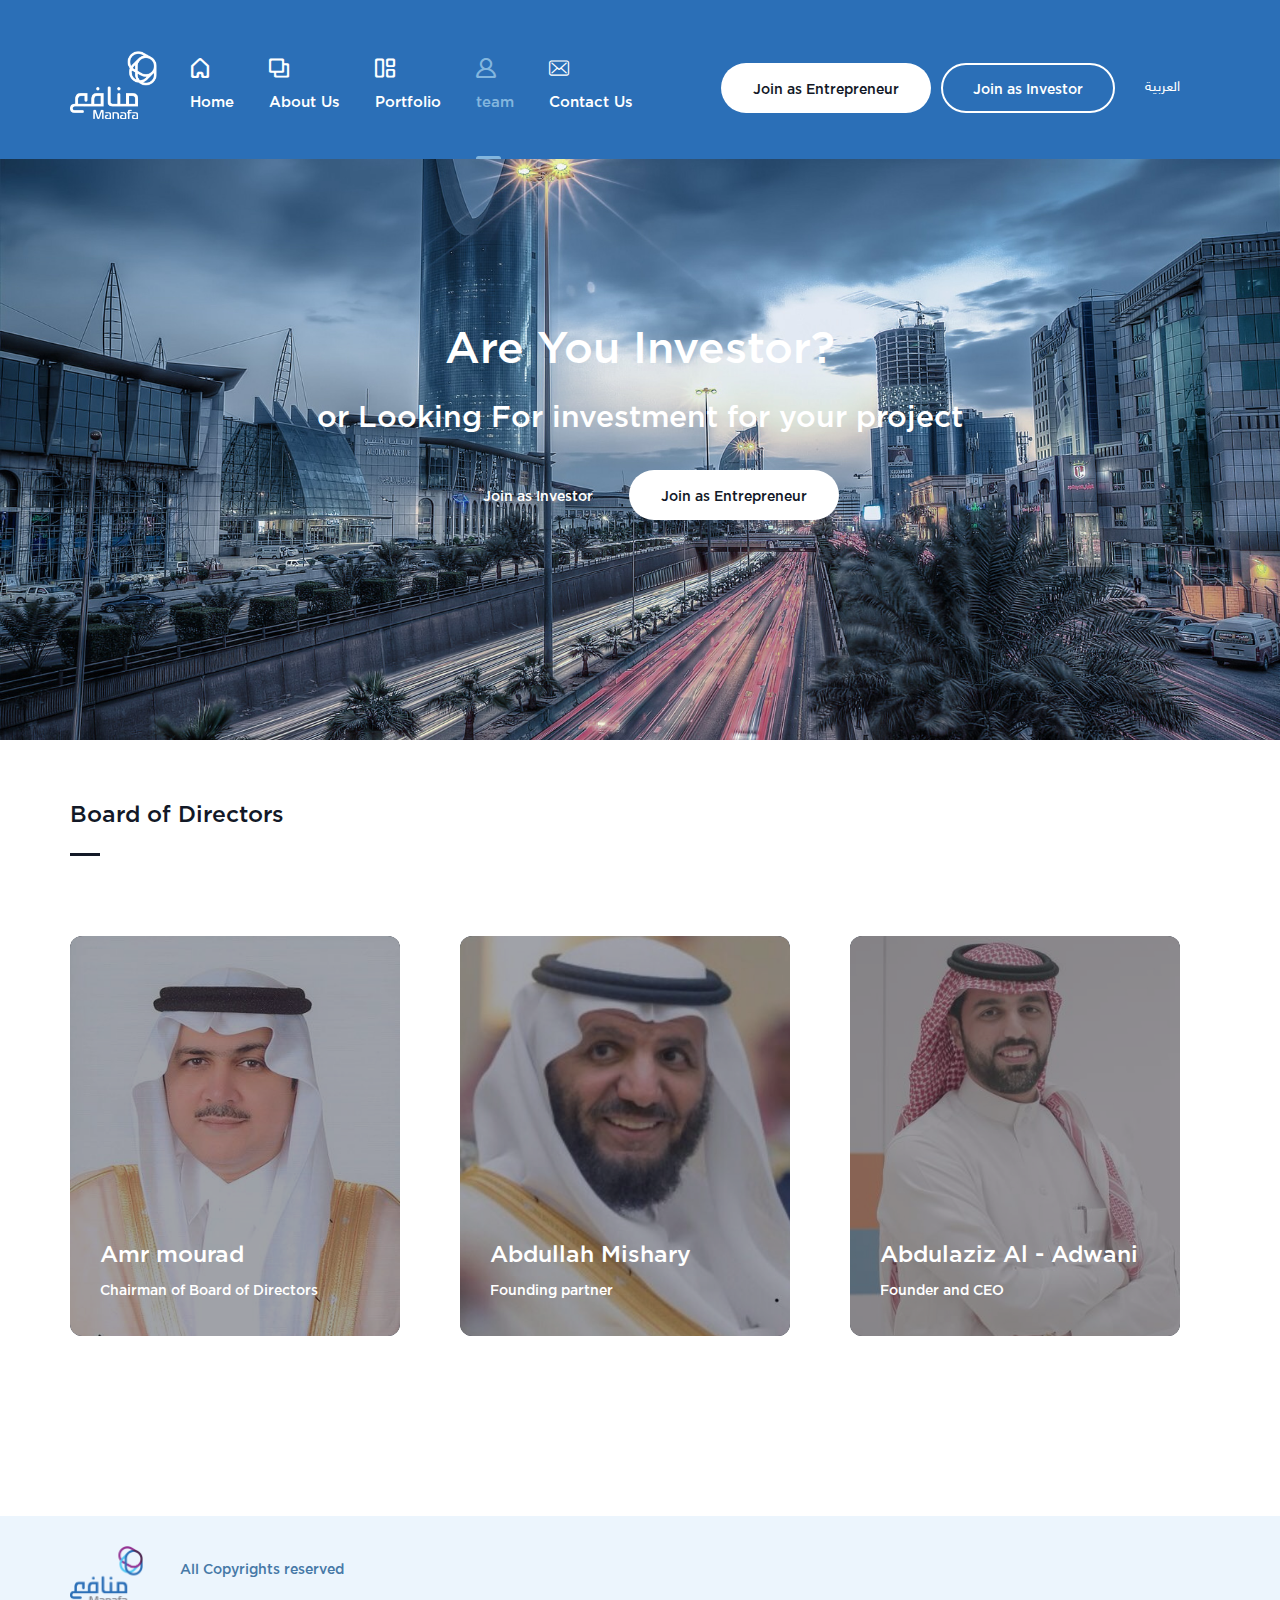
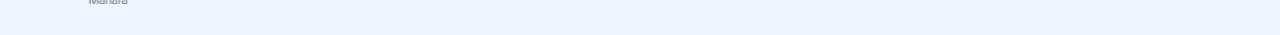
<file: about-team-en.html>
<!doctype html>
<html dir='ltr' lang="en">

<head>
    <meta charset="UTF-8" />
    <meta http-equiv="X-UA-Compatible" content="IE=edge,chrome=1" />
    <meta name="viewport" content="width=device-width, initial-scale=1.0" />

    <!-- SEO -->
    <title>منصة منافع</title>
    <meta name="description" content="" />
    <meta name="keywords" content="" />


    <!-- Google Authorship and Publisher Markup -->
    <link rel="author" href="" />
    <link rel="publisher" href="" />

    <!-- Schema.org markup for Google+ -->
    <meta itemprop="name" content="منصة منافع" />
    <meta itemprop="description" content="منصة منافع" />
    <meta itemprop="image" content="resources/imgs/logo.png" />

    <!-- Twitter Card data -->
    <meta name="twitter:card" content="resources/imgs/logo.png" />
    <meta name="twitter:site" content="" />
    <meta name="twitter:title" content="sitename.com" />
    <meta name="twitter:description" content="منصة منافع" />
    <meta name="twitter:creator" content="" />
    <meta name="twitter:image:src" content="resources/imgs/logo.png" />

    <!-- Open Graph data -->
    <meta property="og:title" content="Mnafeea" />
    <meta property="og:type" content="website" />
    <meta property="og:url" content="http://sitename.com/" />
    <meta property="og:image" content="resources/imgs/logo.png" />
    <meta property="og:description" content="" />
    <meta property="og:site_name" content="" />
    <meta property="fb:admins" content="" />

    <!-- other SEO info -->
    <meta name="revisit-after" content="5 days">
    <meta name="robots" content="index,follow" />
    <meta name="rating" content="general" />
    <meta name="author" content="" />
    <meta name="copyrights" content="" />
    <meta name="alexaVerifyID" content="" />
    <link rel="alternate" type="application/rss+xml" title="RSS 2.0" href="rsslink" />

    <!-- FavsIcons -->
    <meta name="apple-mobile-web-app-capable" content="yes" />
    <meta name="apple-mobile-web-app-status-bar-style" content="black" />
    <link rel="icon" href="resources/imgs/favicon.ico" type="image/x-icon" />
    <link rel="shortcut icon" href="resources/imgs/favicon.ico" type="image/x-icon" />


    <!-- Head Inc -->
    <script data-pace-options='{ "ajax": false, "elements": false, "restartOnRequestAfter": false, "restartOnPushState":false }' src="resources/js/pace.js"></script>
    <link rel="stylesheet" href="resources/css/layout.css" />
    <link rel="stylesheet" href="resources/css/ltr.css" />
    <!-- <script src='https://maps.googleapis.com/maps/api/js?v=3.exp'></script> -->

    <!-- Schema -->
    <script type="application/ld+json">
        {
            "@context": "http://schema.org",
            "@type": "webSite",
            "url": "http://www.sitename.com",
            "name": "منصة منافع",
            "description": " "
        }
    </script>


    <!-- Google Analytices Code -->
    <script>
    </script>

</head>
<!-- || head area end || -->


<!-- || page body start || -->

<body id="home-page">
    <header id="top-page">
        <div class="container">
            <a href="#" class="en-logo"><img src="resources/imgs/logo-en.png"/ alt=""></a>
            <a href="#" id="menubtm">
          <span></span>
          <span></span>
          <span></span>
        </a>

            <div class="mobile-nav">
                <ul class="inline-list">
                    <li><a href="index-en.html #top-page" class="smoothScroll"><i class="ic-icons-343"></i>Home</a></li>
                    <li><a href="index-en.html #about-section" class="smoothScroll"><i class="ic-icons-27"></i>About Us</a></li>
                    <li><a href="index-en.html #portfolio-section" class="smoothScroll"><i class="ic-icons-327"></i>Portfolio</a></li>
                    <li class="selected"><a href="about-team-en.html" class="smoothScroll"><i class="ic-icons-105"></i>team</a></li>
                    <li><a href="contact-us-en.html" class="smoothScroll"><i class="ic-envelope"></i>Contact Us</a></li>
                </ul>
                <!-- ul -->
                <div class="user-area bx-left sm-mar">
                    <a href="index.html" class="resp xs-mar bx-left btn lg dis-block bx-left txt-white  txt-ar bg-transparent  txt-xs   circ-rdus l-shadow">العربية</a>
                    <a href="#" class="resp xs-mar left-mar-10 bx-left btn lg dis-block bx-left txt-white login txt-black-hvr bg-white-hvr borderd txt-xs circ-rdus l-shadow">Join as Investor</a>
                    <a href="#" class="resp xs-mar bx-left btn lg dis-block bx-left txt-black login bg-white borderd-hvr txt-xs txt-white-hvr   circ-rdus l-shadow">Join as Entrepreneur</a>
                </div>
                <!-- user area -->
            </div>

        </div>
    </header>

    <section id="top-section" class="top-section business-bg md-ver-spc section">
        <div class="container">
            <div class="md-ver-spc  bx-right f_width">

                <h1 class="f_width dis-block txt-center no-mar txt-xl txt-white">Are You Investor?</h1>
                <p class="f_width dis-block no-mar sm-mar txt-center txt-lr txt-white">or Looking For investment for your project</p>
                <div class="user-area bx-center txt-center md-mar lr-mar-bot f_width">
                    <a href="#" class="left-mar-10  btn lg dis-inline-block  txt-white txt-white-hvr login bg-transparent borderd-hvr txt-white-hvr borderd-hvr txt-xs circ-rdus l-shadow">Join as Investor</a>
                    <a href="#" class=" btn lg dis-inline-block  txt-black txt-white-hvr login bg-white borderd-hvr txt-xs   circ-rdus l-shadow">Join as Entrepreneur</a>
                </div>
                <!-- user area -->


            </div>
        </div>
        <!-- container -->
    </section>


   <section id="investors-section" class="investors-section  sm-ver-spc section">
        <div class="container ">
            <h3 class="txt-black no-mar txt-md txt-right bx-right  headbar">Board of Directors</h3>
            <div class="sm-mar left-mar-10 arrows bx-left" id="arrows_2"></div>
            <div class=" board-members bx-left lr-mar f_width">
                <div class="row">
    
                    <!-- single -->
                    <div class="slide col-lg-4 col-xs-12">
                        <article>
                            <div class="img-cut">
                                <img src="resources/imgs/1.jpg" alt="" />
                            </div>
                            <!-- details -->
                            <header>
                                <h1 class="txt-md txt-right  txt-white">Amr mourad</h1>
                                <h3 class="txt-xs txt-right xs-mar  txt-white">Chairman of Board of Directors</h3>
                                <a href="#" class="more about-board-member btn bg-none with-icon no-shdw dis-inline-block txt-brand txt-white-hvr txt-sm">
                    read more
                    <i class="ic-asset-5-1"></i>
                  </a>
                                <div class="popup">
                                    <div class="content">
                                        <div class="bx-info">
                                            <a class="close relative-index">
                            <span></span>
                            <span></span>
                          </a>
                                            <div class="info">
                                                <div class="profile-img">
                                                    <img src="resources/imgs/1.jpg" alt="" />
                                                </div>
                                                <div class="board-member-info relative-index">
                                                    <h1 class="txt-lr txt-right  txt-white">Amr mourad</h1>
                                                    <h3 class="txt-xs txt-right xs-mar  txt-white">Chairman of Board of Directors</h3>
                                                    <p class=" txt-right txt-white md-mar txt-sm">
                  
                                                    The former chairman of Hail Agricultural Development Company and the first to lead a merger and acquisition between two companies (Almarai and Hadco) worth more than one billion riyals and helped through the establishment of the Industrial Advisory Group in the arrangement of financing loans worth more than two billion riyals
                                                    </p>
                                                </div>
                                            </div>
                                        </div>
                                        <!-- info -->
                                    </div>
                                </div>
                                <!-- popup -->
                            </header>
                        </article>
                        <!-- single article -->
                    </div>
                    <!-- single -->
                    <div class="slide col-lg-4 col-xs-12">
                        <article>
                            <div class="img-cut">
                                <img src="resources/imgs/2.jpg" alt="" />
                            </div>
                            <!-- details -->
                            <header>
                                <h1 class="txt-md txt-right  txt-white">Abdullah Mishary</h1>
                                <h3 class="txt-xs txt-right xs-mar  txt-white">Founding partner</h3>
                                <a href="#" class="more about-board-member btn bg-none with-icon no-shdw dis-inline-block txt-brand txt-white-hvr txt-sm">
                    read more
                    <i class="ic-asset-5-1"></i>
                  </a>
                                <div class="popup">
                                    <div class="content">
                                        <div class="bx-info">
                                            <a class="close relative-index">
                            <span></span>
                            <span></span>
                          </a>
                                            <div class="info">
                                                <div class="profile-img">
                                                    <img src="resources/imgs/2.jpg" alt="" />
                                                </div>
                                                <div class="board-member-info relative-index">
                                                    <h1 class="txt-lr txt-right  txt-white">Abdullah Mishary</h1>
                                                    <h3 class="txt-xs txt-right xs-mar  txt-white">Founding partner</h3>
                                                    <p class=" txt-right txt-white md-mar txt-sm">
           
                                    A leading entrepreneur who helped establish many companies inside and outside the Kingdom. He also contributed to the establishment of applications in Saudi Arabia, which was the largest exit of a technology company in the region in 2014 worth more than 150 million euros
                                                    
                                                    </p>
                                                </div>
                                            </div>
                                        </div>
                                        <!-- info -->
                                    </div>
                                </div>
                                <!-- popup -->
                            </header>
                        </article>
                        <!-- single article -->
                    </div>
                    <!-- single -->
                    <div class="slide col-lg-4 col-xs-12">
                        <article>
                            <div class="img-cut">
                                <img src="resources/imgs/3.jpg" alt="" />
                            </div>
                            <!-- details -->
                            <header>
                                <h1 class="txt-md txt-right  txt-white">Abdulaziz Al - Adwani</h1>
                                <h3 class="txt-xs txt-right xs-mar  txt-white">Founder and CEO</h3>
                                <a href="#" class="more about-board-member btn bg-none with-icon no-shdw dis-inline-block txt-brand txt-white-hvr txt-sm">
                    read more
                    <i class="ic-asset-5-1"></i>
                  </a>
                                <div class="popup">
                                    <div class="content">
                                        <div class="bx-info">
                                            <a class="close relative-index">
                            <span></span>
                            <span></span>
                          </a>
                                            <div class="info">
                                                <div class="profile-img">
                                                    <img src="resources/imgs/3.jpg" alt="" />
                                                </div>
                                                <div class="board-member-info relative-index">
                                                    <h1 class="txt-lr txt-right  txt-white">Abdulaziz Al - Adwani</h1>
                                                    <h3 class="txt-xs txt-right xs-mar  txt-white">Founder and CEO</h3>
                                                    <p class=" txt-right txt-white md-mar txt-sm">
                              A leading entrepreneur who helped establish many startups in the region and helped create the Get Baqala application, which earned an investment from US-based Sucall Capital as the fund's first investment in the Middle East
                                                    </p>
                                                </div>
                                            </div>
                                        </div>
                                        <!-- info -->
                                    </div>
                                </div>
                                <!-- popup -->
                            </header>
                        </article>
                        <!-- single article -->
                    </div>
                    <!-- single -->


                </div>

            </div>
            <!-- row -->
        </div>
    </section>

    <footer id="bottomPage">
        <div class="container">
            <a href="#" class="logo"></a>
            <p class="txt-xs right-mar-10">All Copyrights reserved</p>
        </div>

    </footer>

    <!-- || footer scripts start || -->
    <script src="resources/js/jquery.js"></script>
    <script src="resources/js/scroll.js"></script>
    <script src="resources/js/slick.min.js"></script>
    <script src="resources/js/app.js"></script>

</body>
<!-- || page body ends || -->

</html>
</file>
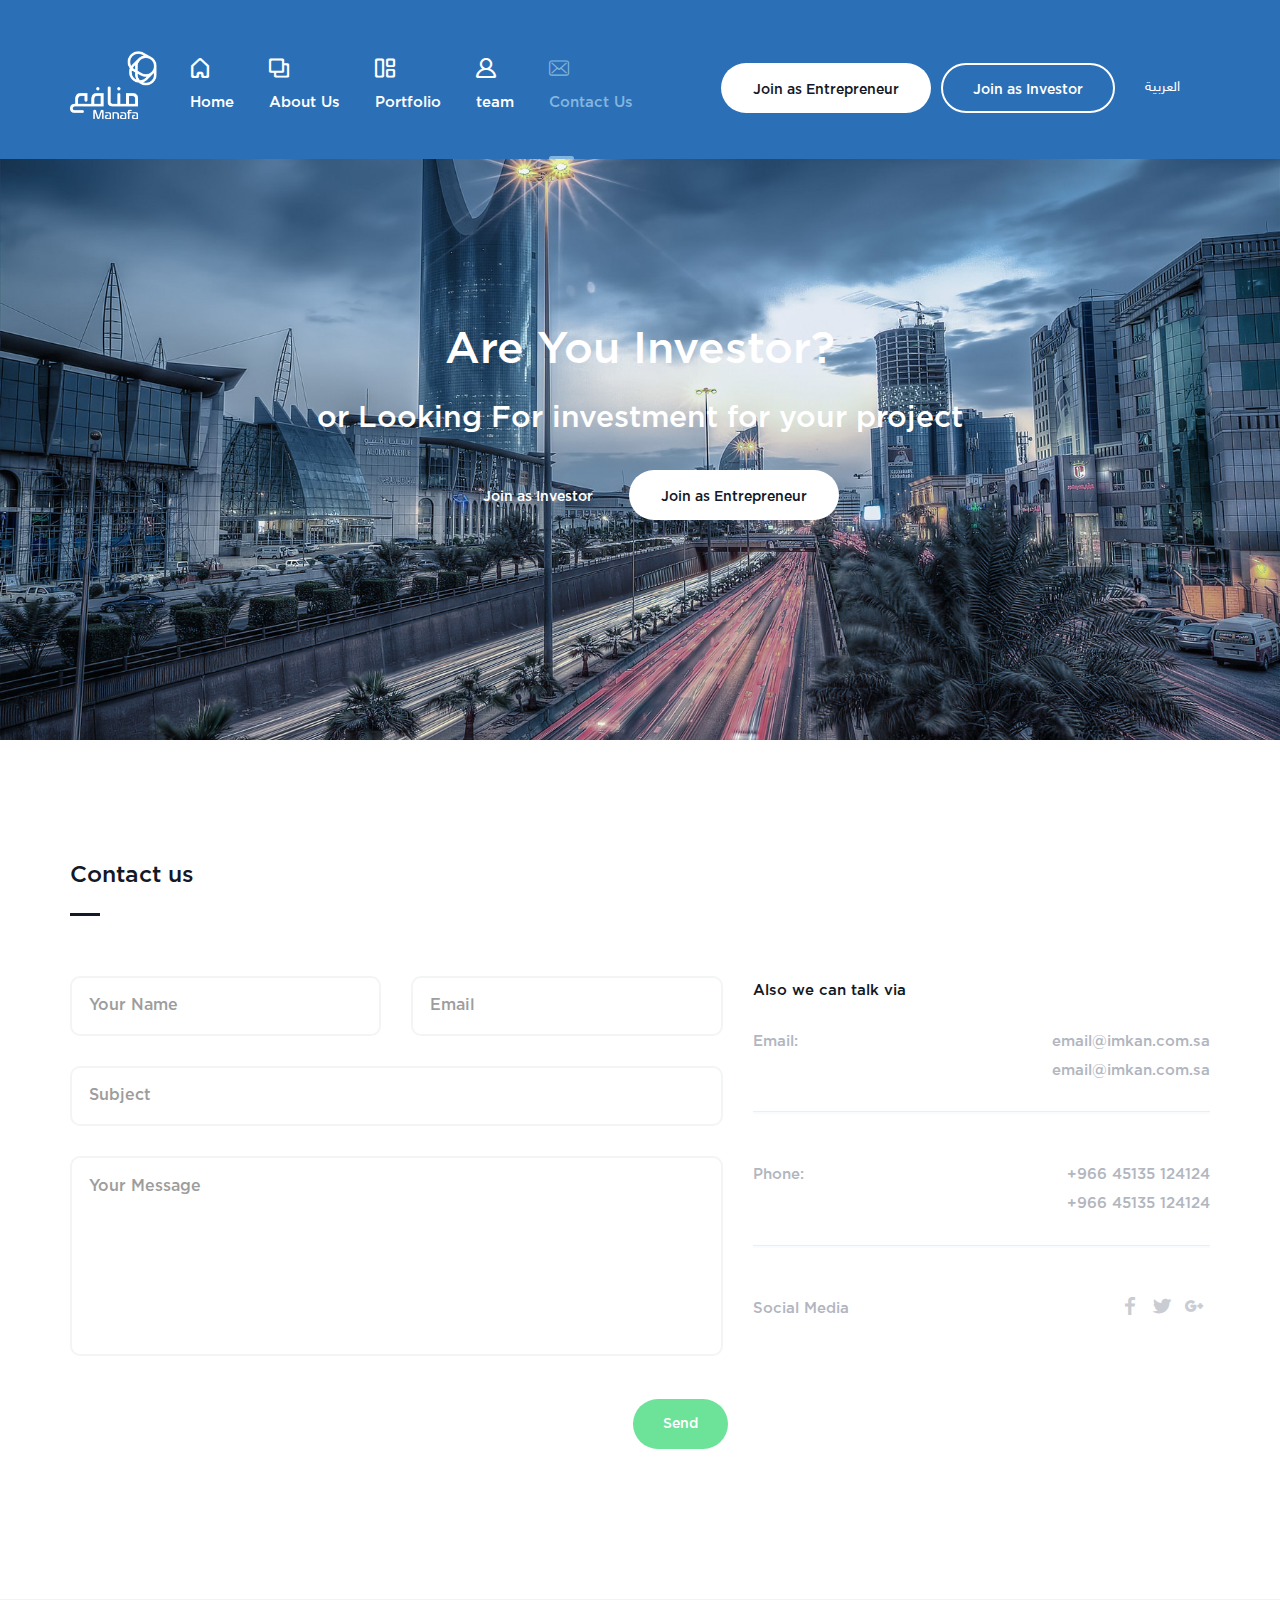
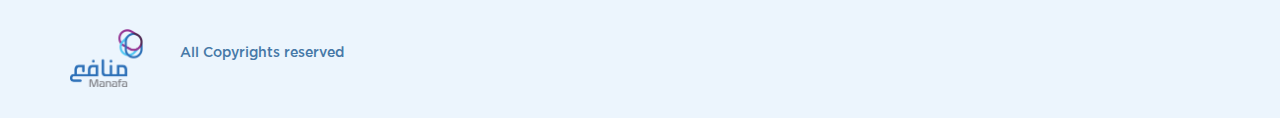
<file: contact-us-en.html>
<!doctype html>
<html dir='ltr' lang="en">

<head>
    <meta charset="UTF-8" />
    <meta http-equiv="X-UA-Compatible" content="IE=edge,chrome=1" />
    <meta name="viewport" content="width=device-width, initial-scale=1.0" />

    <!-- SEO -->
    <title>منصة منافع</title>
    <meta name="description" content="" />
    <meta name="keywords" content="" />


    <!-- Google Authorship and Publisher Markup -->
    <link rel="author" href="" />
    <link rel="publisher" href="" />

    <!-- Schema.org markup for Google+ -->
    <meta itemprop="name" content="منصة منافع" />
    <meta itemprop="description" content="منصة منافع" />
    <meta itemprop="image" content="resources/imgs/logo.png" />

    <!-- Twitter Card data -->
    <meta name="twitter:card" content="resources/imgs/logo.png" />
    <meta name="twitter:site" content="" />
    <meta name="twitter:title" content="sitename.com" />
    <meta name="twitter:description" content="منصة منافع" />
    <meta name="twitter:creator" content="" />
    <meta name="twitter:image:src" content="resources/imgs/logo.png" />

    <!-- Open Graph data -->
    <meta property="og:title" content="Mnafeea" />
    <meta property="og:type" content="website" />
    <meta property="og:url" content="http://sitename.com/" />
    <meta property="og:image" content="resources/imgs/logo.png" />
    <meta property="og:description" content="" />
    <meta property="og:site_name" content="" />
    <meta property="fb:admins" content="" />

    <!-- other SEO info -->
    <meta name="revisit-after" content="5 days">
    <meta name="robots" content="index,follow" />
    <meta name="rating" content="general" />
    <meta name="author" content="" />
    <meta name="copyrights" content="" />
    <meta name="alexaVerifyID" content="" />
    <link rel="alternate" type="application/rss+xml" title="RSS 2.0" href="rsslink" />

    <!-- FavsIcons -->
    <meta name="apple-mobile-web-app-capable" content="yes" />
    <meta name="apple-mobile-web-app-status-bar-style" content="black" />
    <link rel="icon" href="resources/imgs/favicon.ico" type="image/x-icon" />
    <link rel="shortcut icon" href="resources/imgs/favicon.png" type="image/x-icon" />


    <!-- Head Inc -->
    <script data-pace-options='{ "ajax": false, "elements": false, "restartOnRequestAfter": false, "restartOnPushState":false }' src="resources/js/pace.js"></script>
    <link rel="stylesheet" href="resources/css/layout.css" />
    <link rel="stylesheet" href="resources/css/ltr.css" />
    <!-- <script src='https://maps.googleapis.com/maps/api/js?v=3.exp'></script> -->

    <!-- Schema -->
    <script type="application/ld+json">
        {
            "@context": "http://schema.org",
            "@type": "webSite",
            "url": "http://www.sitename.com",
            "name": "منصة منافع",
            "description": " "
        }
    </script>


    <!-- Google Analytices Code -->
    <script>
    </script>

</head>
<!-- || head area end || -->


<!-- || page body start || -->

<body id="home-page">
    <header id="top-page">
        <div class="container">
            <a href="#" class="en-logo"><img src="resources/imgs/logo-en.png"/ alt=""></a>
            <a href="#" id="menubtm">
          <span></span>
          <span></span>
          <span></span>
        </a>

            <div class="mobile-nav">
                <ul class="inline-list">
                    <li ><a href="index-en.html #top-page" class="smoothScroll"><i class="ic-icons-343"></i>Home</a></li>
                    <li><a href="index-en.html #about-section" class="smoothScroll"><i class="ic-icons-27"></i>About Us</a></li>
                    <li><a href="index-en.html #portfolio-section" class="smoothScroll"><i class="ic-icons-327"></i>Portfolio</a></li>
                    <li><a href="about-team-en.html" class="smoothScroll"><i class="ic-icons-105"></i>team</a></li>
                    <li class="selected"><a href="contact-us-en.html" class="smoothScroll"><i class="ic-envelope"></i>Contact Us</a></li>
                </ul>
                <!-- ul -->
                <div class="user-area bx-left sm-mar">
                    <a href="index.html" class="resp xs-mar bx-left btn lg dis-block bx-left txt-white  txt-ar bg-transparent  txt-xs   circ-rdus l-shadow">العربية</a>
                    <a href="#" class="resp xs-mar left-mar-10 bx-left btn lg dis-block bx-left txt-white login txt-black-hvr bg-white-hvr borderd txt-xs circ-rdus l-shadow">Join as Investor</a>
                    <a href="#" class="resp xs-mar bx-left btn lg dis-block bx-left txt-black login bg-white borderd-hvr txt-xs txt-white-hvr   circ-rdus l-shadow">Join as Entrepreneur</a>
                </div>
                <!-- user area -->
            </div>

        </div>
    </header>

    <section id="top-section" class="top-section business-bg md-ver-spc section">
        <div class="container">
            <div class="md-ver-spc  bx-right f_width">

                <h1 class="f_width dis-block txt-center no-mar txt-xl txt-white">Are You Investor?</h1>
                <p class="f_width dis-block no-mar sm-mar txt-center txt-lr txt-white">or Looking For investment for your project</p>
                <div class="user-area bx-center txt-center md-mar lr-mar-bot f_width">
                    <a href="#" class="left-mar-10  btn lg dis-inline-block  txt-white txt-white-hvr login bg-transparent borderd-hvr txt-white-hvr borderd-hvr txt-xs circ-rdus l-shadow">Join as Investor</a>
                    <a href="#" class=" btn lg dis-inline-block  txt-black txt-white-hvr login bg-white borderd-hvr txt-xs   circ-rdus l-shadow">Join as Entrepreneur</a>
                </div>
                <!-- user area -->


            </div>
        </div>
        <!-- container -->
    </section>


    <section id="contact-section" class="contact-section  sm-ver-spc lr-mar section">
        <div class="container">
            <div class="row">
                <div class="col-xs-12 col-lg-7">
                    <h3 class="txt-black no-mar txt-md txt-right f_width headbar">Contact us</h3>
                    <form class="inputStyle2 lr-mar   ">
                        <div class="row">
                            <div class="col-xs-12 col-md-12 col-lg-6 md-mar-bot">
                                <input type="text" placeholder="Your Name" />
                            </div>
                            <div class="col-xs-12 col-md-12 col-lg-6 md-mar-bot">
                                <input type="email" placeholder="Email" />
                            </div>
                            <div class="col-xs-12 col-md-12 col-lg-12 md-mar-bot">
                                <input type="text" placeholder="Subject" />
                            </div>
                            <div class="col-xs-12 col-md-12 col-lg-12 md-mar-bot">
                                <textarea placeholder="Your Message"></textarea>
                            </div>
                            <button class="xs-mar right-mar-10 bx-left btn lg dis-block bx-left txt-white login bg-green  txt-xs circ-rdus l-shadow">Send</button>

                        </div>


                    </form>
                </div>
                <!-- contact form -->
                <div class="col-xs-12 col-lg-5 lr-mar">
                    <h3 class="txt-black no-mar txt-sm txt-right f_width lr-mar">Also we can talk via</h3>
                    <div class="contact over-hidden bx-right f_width  ">
                        <p class="txt-gray no-mar txt-sm txt-right  md-mar bx-right ">Email:</p>
                        <a class="txt-gray no-mar txt-sm txt-left txt-en md-mar dis-block bx-left " href="mailto:@imkan.com.sa">email@imkan.com.sa</a>
                        <a class="txt-gray no-mar txt-sm txt-left txt-en xs-mar dis-block bx-left f_width md-mar-bot" href="mailto:@imkan.com.sa">email@imkan.com.sa</a>
                    </div>
                    <hr>
                    <div class="contact over-hidden bx-right f_width ">
                        <p class="txt-gray no-mar txt-sm txt-right  md-mar bx-right ">Phone:</p>
                        <a class="txt-gray no-mar txt-sm txt-left txt-en md-mar dis-block bx-left ">+966 45135 124124</a>
                        <a class="txt-gray no-mar txt-sm txt-left txt-en xs-mar dis-block bx-left f_width md-mar-bot">+966 45135 124124</a>
                    </div>
                    <hr>
                    <div class="contact over-hidden bx-right f_width ">
                        <p class="txt-gray no-mar txt-sm txt-right  md-mar bx-right ">Social Media</p>
                        <ul class="social-contact inline-list txt-left md-mar bx-left">
                            <li class="fb"><a href="#" class="ic-facebook bx-left"></a></li>
                            <li class="tw"><a href="#" class="ic-twitter bx-left"></a></li>
                            <li class="g"><a href="#" class="ic-google-plus bx-left"></a></li>
                        </ul>
                    </div>
                </div>

            </div>
            <!-- row -->
        </div>
    </section>


    <footer id="bottomPage">
        <div class="container">
            <a href="#" class="logo"></a>
            <p class="txt-xs right-mar-10">All Copyrights reserved</p>
        </div>

    </footer>

    <!-- || footer scripts start || -->
    <script src="resources/js/jquery.js"></script>
    <script src="resources/js/scroll.js"></script>
    <script src="resources/js/slick.min.js"></script>
    <script src="resources/js/app.js"></script>

</body>
<!-- || page body ends || -->

</html>
</file>
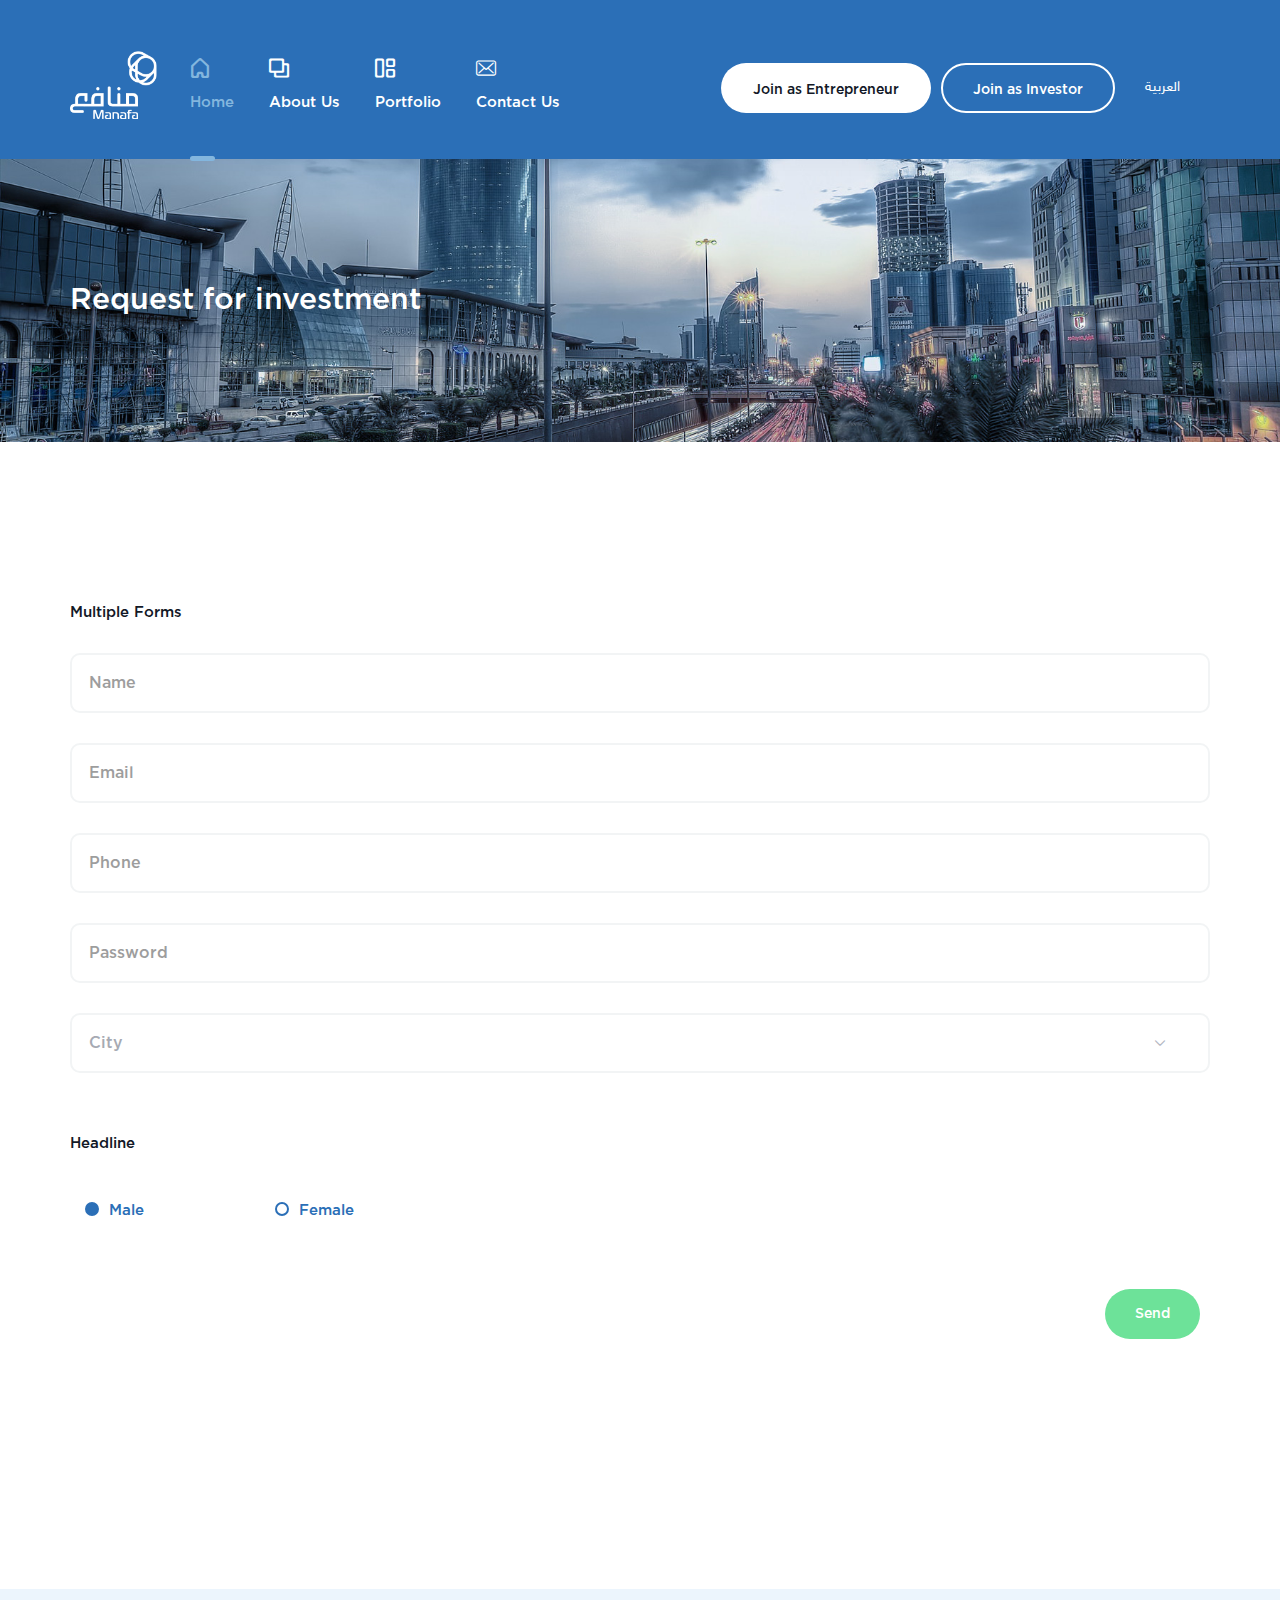
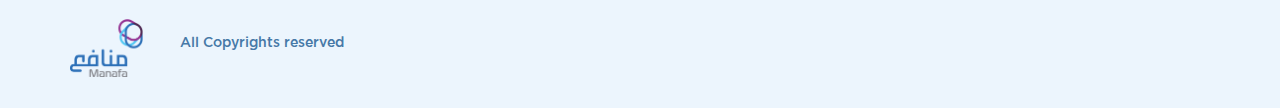
<file: form-en.html>
<!doctype html>
<html dir='ltr' lang="en">

<head>
    <meta charset="UTF-8" />
    <meta http-equiv="X-UA-Compatible" content="IE=edge,chrome=1" />
    <meta name="viewport" content="width=device-width, initial-scale=1.0" />

    <!-- SEO -->
    <title>منصة منافع</title>
    <meta name="description" content="" />
    <meta name="keywords" content="" />


    <!-- Google Authorship and Publisher Markup -->
    <link rel="author" href="" />
    <link rel="publisher" href="" />

    <!-- Schema.org markup for Google+ -->
    <meta itemprop="name" content="منصة منافع" />
    <meta itemprop="description" content="منصة منافع" />
    <meta itemprop="image" content="resources/imgs/logo.png" />

    <!-- Twitter Card data -->
    <meta name="twitter:card" content="resources/imgs/logo.png" />
    <meta name="twitter:site" content="" />
    <meta name="twitter:title"content="sitename.com" />
    <meta name="twitter:description" content="منصة منافع" />
    <meta name="twitter:creator" content="" />
    <meta name="twitter:image:src" content="resources/imgs/logo.png" />

    <!-- Open Graph data -->
    <meta property="og:title"content="Mnafeea" />
    <meta property="og:type" content="website" />
    <meta property="og:url" content="http://sitename.com/" />
    <meta property="og:image" content="resources/imgs/logo.png" />
    <meta property="og:description" content="" />
    <meta property="og:site_name" content="" />
    <meta property="fb:admins" content="" />

    <!-- other SEO info -->
    <meta name="revisit-after" content="5 days">
    <meta name="robots" content="index,follow" />
    <meta name="rating" content="general" />
    <meta name="author" content="" />
    <meta name="copyrights" content="" />
    <meta name="alexaVerifyID" content="" />
    <link rel="alternate" type="application/rss+xml" title="RSS 2.0" href="rsslink" />

    <!-- FavsIcons -->
    <meta name="apple-mobile-web-app-capable" content="yes" />
    <meta name="apple-mobile-web-app-status-bar-style" content="black" />
    <link rel="icon" href="resources/imgs/logo.png" type="image/x-icon"/>
    <link rel="shortcut icon" href="resources/imgs/logo.png" type="image/x-icon"/>


  	<!-- Head Inc -->
    <script data-pace-options='{ "ajax": false, "elements": false, "restartOnRequestAfter": false, "restartOnPushState":false }' src="resources/js/pace.js"></script>
    <link rel="stylesheet" href="resources/css/layout.css" />
    <link rel="stylesheet" href="resources/css/ltr.css" />
    <!-- <script src='https://maps.googleapis.com/maps/api/js?v=3.exp'></script> -->

        <!-- Schema -->
        <script type="application/ld+json">
        {
          "@context": "http://schema.org",
          "@type": "webSite",
          "url": "http://www.sitename.com",
          "name": "منصة منافع",
          "description": " "
        }
        </script>


    <!-- Google Analytices Code -->
    <script>


    </script>

  </head>
	<!-- || head area end || -->


	<!-- || page body start || -->
  <body id="home-page"  >
    <header id="top-page">
      <div class="container">
        <a href="#" class="en-logo"><img src="resources/imgs/logo-en.png"/ alt=""></a>
        <a href="#" id="menubtm">
          <span></span>
          <span></span>
          <span></span>
        </a>

        <div class="mobile-nav">
        <ul class="inline-list">
          <li class="selected"><a href="#top-page" class="smoothScroll"><i class="ic-icons-343"></i>Home</a></li>
          <li><a href="#about-section" class="smoothScroll"><i class="ic-icons-27"></i>About Us</a></li>
          <li><a href="#portfolio-section" class="smoothScroll"><i class="ic-icons-327"></i>Portfolio</a></li>
          <li><a href="#contact-section" class="smoothScroll"><i class="ic-envelope"></i>Contact Us</a></li>
        </ul><!-- ul -->
        <div class="user-area bx-left sm-mar">
          <a href="index.html" class="resp xs-mar bx-left btn lg dis-block bx-left txt-white  txt-ar bg-transparent  txt-xs   circ-rdus l-shadow">العربية</a>
          <a href="#" class="resp xs-mar left-mar-10 bx-left btn lg dis-block bx-left txt-white login txt-black-hvr bg-white-hvr borderd txt-xs circ-rdus l-shadow">Join as Investor</a>
          <a href="#" class="resp xs-mar bx-left btn lg dis-block bx-left txt-black login bg-white borderd-hvr txt-xs txt-white-hvr   circ-rdus l-shadow">Join as Entrepreneur</a>
        </div><!-- user area -->
        </div>

      </div>
    </header>

    <section id="header-page" class=" business-bg sm-ver-spc section">
      <div class="container">
        <div class="  bx-right f_width sm-ver-spc">

          <h1 class="f_width dis-block txt-right no-mar txt-lr txt-white">Request for investment</h1>


        </div>
      </div><!-- container -->
    </section>
    <section id="form-page" class="  lr-ver-spc section">
      <div class="container">
        <h3 class="f_width dis-block txt-right no-mar md-mar-bot txt-sm txt-black">Multiple Forms</h3>
        <div class="inputStyle2"> <!-- should add th is class to form design .. -->

          <div class="md-mar-bot">
            <input type="text" placeholder="Name" />
          </div>
          <div class="md-mar-bot">
            <input type="email" placeholder="Email" />
          </div>
          <div class="md-mar-bot">
            <input type="number" placeholder="Phone" />
          </div>
          <div class="md-mar-bot">
            <input type="password" placeholder="Password" />
          </div>
          <div class="md-mar-bot select-bg">
            <select>
                <option selected="" disabled="">City</option>
                <option>مصر</option>
                <option>مصر</option>
                <option>مصر</option>
                <option>مصر</option>
                <option>مصر</option>
              </select>
<i class="abs ic-icons-503 down"></i>
          </div>

        </div>

        <h3 class="f_width lr-mar dis-block txt-right no-mar md-mar-bot txt-sm txt-black">Headline</h3>
        <div class="md-mar-bot row  ">
          <div class="col-xs-12 col-md-12 col-lg-12 bx-right radio-buttons  md-mar-bot">
            <div class="col-xs-12 col-md-4 col-lg-2">
              <input id="rad1" type="radio" checked="" name="rad"><label for="rad1"></label>
              <span class="txt-brand txt-sm sm-mar dis-block">Male</span>
            </div>
            <div class="col-xs-12 col-md-4 col-lg-4">
              <input id="rad2" type="radio" name="rad"><label for="rad2"></label>
              <span class="txt-brand txt-sm sm-mar dis-block">Female</span>
            </div>
          </div>
        </div>
        <button class="xs-mar right-mar-10 bx-left btn lg dis-block bx-left txt-white login bg-green  txt-xs circ-rdus l-shadow">Send</button>


      </div><!-- container -->
    </section>


    <footer id="bottomPage">
      <div class="container">
        <a href="#" class="logo"></a>
        <p class="txt-xs right-mar-10">All Copyrights reserved</p>
      </div>

    </footer>

      <!-- || footer scripts start || -->
      <script src="resources/js/jquery.js"></script>
      <script src="resources/js/scroll.js"></script>
      <script src="resources/js/app.js"></script>

  </body>
	<!-- || page body ends || -->

</html>
</file>
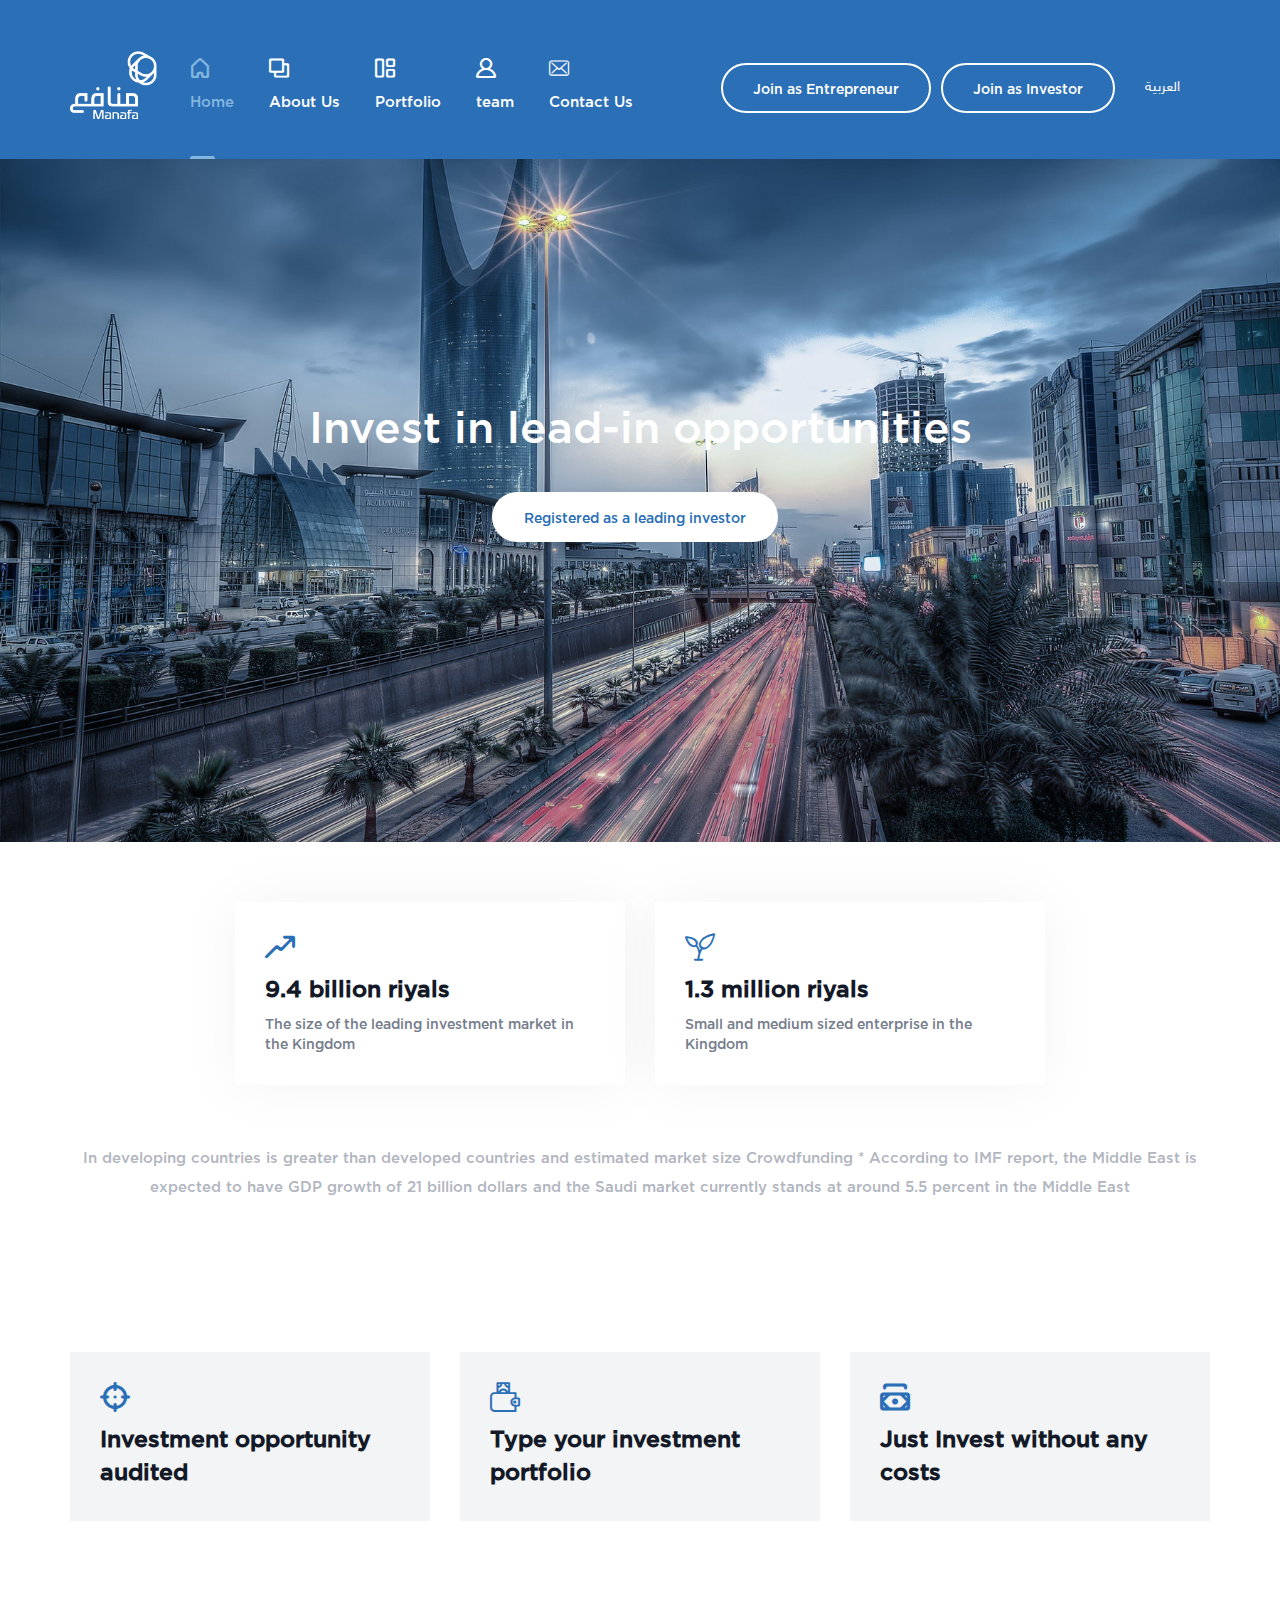
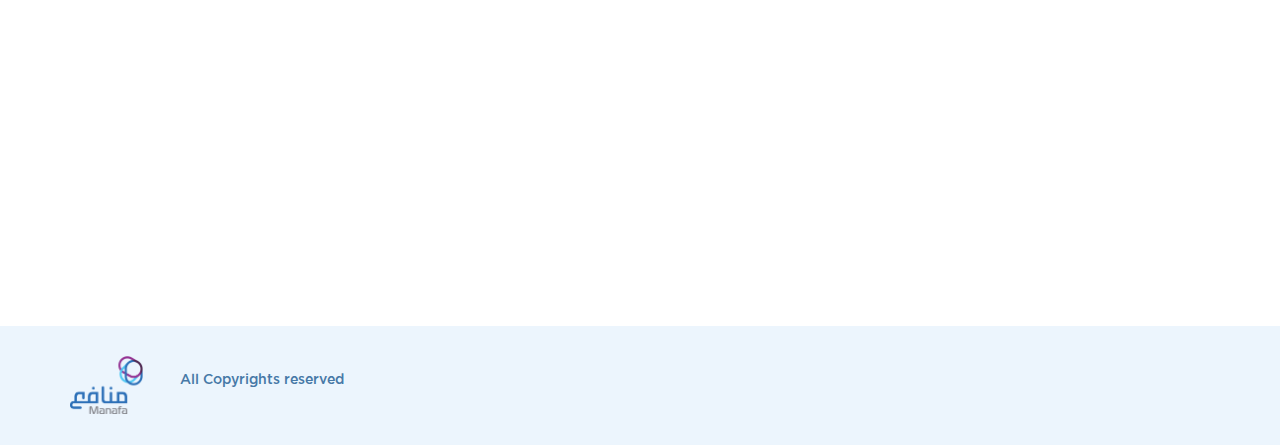
<file: index-en.html>
<!doctype html>
<html dir='ltr' lang="en">

<head>
    <meta charset="UTF-8" />
    <meta http-equiv="X-UA-Compatible" content="IE=edge,chrome=1" />
    <meta name="viewport" content="width=device-width, initial-scale=1.0" />

    <!-- SEO -->
    <title>منصة منافع</title>
    <meta name="description" content="" />
    <meta name="keywords" content="" />


    <!-- Google Authorship and Publisher Markup -->
    <link rel="author" href="" />
    <link rel="publisher" href="" />

    <!-- Schema.org markup for Google+ -->
    <meta itemprop="name" content="منصة منافع" />
    <meta itemprop="description" content="منصة منافع" />
    <meta itemprop="image" content="resources/imgs/logo.png" />

    <!-- Twitter Card data -->
    <meta name="twitter:card" content="resources/imgs/logo.png" />
    <meta name="twitter:site" content="" />
    <meta name="twitter:title" content="sitename.com" />
    <meta name="twitter:description" content="منصة منافع" />
    <meta name="twitter:creator" content="" />
    <meta name="twitter:image:src" content="resources/imgs/logo.png" />

    <!-- Open Graph data -->
    <meta property="og:title" content="Mnafeea" />
    <meta property="og:type" content="website" />
    <meta property="og:url" content="http://sitename.com/" />
    <meta property="og:image" content="resources/imgs/logo.png" />
    <meta property="og:description" content="" />
    <meta property="og:site_name" content="" />
    <meta property="fb:admins" content="" />

    <!-- other SEO info -->
    <meta name="revisit-after" content="5 days">
    <meta name="robots" content="index,follow" />
    <meta name="rating" content="general" />
    <meta name="author" content="" />
    <meta name="copyrights" content="" />
    <meta name="alexaVerifyID" content="" />
    <link rel="alternate" type="application/rss+xml" title="RSS 2.0" href="rsslink" />

    <!-- FavsIcons -->
    <meta name="apple-mobile-web-app-capable" content="yes" />
    <meta name="apple-mobile-web-app-status-bar-style" content="black" />
    <link rel="icon" href="resources/imgs/favicon.ico" type="image/x-icon" />
    <link rel="shortcut icon" href="resources/imgs/favicon.png" type="image/x-icon" />


    <!-- Head Inc -->
    <script data-pace-options='{ "ajax": false, "elements": false, "restartOnRequestAfter": false, "restartOnPushState":false }' src="resources/js/pace.js"></script>
    <link rel="stylesheet" href="resources/css/layout.css" />
    <link rel="stylesheet" href="resources/css/ltr.css" />
    <!-- <script src='https://maps.googleapis.com/maps/api/js?v=3.exp'></script> -->

    <!-- Schema -->
    <script type="application/ld+json">
        {
            "@context": "http://schema.org",
            "@type": "webSite",
            "url": "http://www.sitename.com",
            "name": "منصة منافع",
            "description": " "
        }
    </script>


    <!-- Google Analytices Code -->
    <script>
    </script>

</head>
<!-- || head area end || -->


<!-- || page body start || -->

<body id="home-page">
    <header id="top-page">
        <div class="container">
            <a href="#" class="en-logo"><img src="resources/imgs/logo-en.png"/ alt=""></a>
            <a href="#" id="menubtm">
          <span></span>
          <span></span>
          <span></span>
        </a>

            <div class="mobile-nav">
                <ul class="inline-list">
                    <li class="selected"><a href="#top-page" class="smoothScroll"><i class="ic-icons-343"></i>Home</a></li>
                    <li><a href="#about-section" class="smoothScroll"><i class="ic-icons-27"></i>About Us</a></li>
                    <li><a href="#portfolio-section" class="smoothScroll"><i class="ic-icons-327"></i>Portfolio</a></li>
                    <li><a href="about-team-en.html" class="smoothScroll"><i class="ic-icons-105"></i>team</a></li>
                    <li><a href="#contact-section" class="smoothScroll"><i class="ic-envelope"></i>Contact Us</a></li>
                </ul>
                <!-- ul -->
                <div class="user-area bx-left sm-mar">
                    <a href="index.html" class="resp xs-mar bx-left btn lg dis-block bx-left txt-white  txt-ar bg-transparent  txt-xs   circ-rdus l-shadow">العربية</a>
                    <a href="#" class="resp xs-mar left-mar-10 bx-left btn lg dis-block bx-left txt-white login txt-black-hvr bg-white-hvr borderd txt-xs circ-rdus l-shadow">Join as Investor</a>
                    <a href="#" class="resp xs-mar left-mar-10 bx-left btn lg dis-block bx-left txt-white login txt-black-hvr bg-white-hvr borderd txt-xs circ-rdus l-shadow">Join as Entrepreneur</a>
                </div>
                <!-- user area -->
            </div>

        </div>
    </header>

    <section id="top-section" class="top-section business-bg lr-ver-spc section">
        <div class="container">
            <div class="md-ver-spc  bx-right f_width">

                <h1 class="f_width dis-block txt-center no-mar txt-xl txt-white">Invest in lead-in opportunities</h1>
                <div class="user-area bx-center txt-center md-mar lr-mar-bot f_width">
                    <a href="#" class=" right-mar-10  btn lg dis-inline-block  txt-c-brand txt-white-hvr login bg-white borderd-hvr txt-xs   circ-rdus l-shadow">Registered as a leading investor</a>

                </div>
                <!-- user area -->


            </div>
        </div>
        <!-- container -->
    </section>


    <section id="header-boxs" class="header-boxs">
        <div class="container">
            <div class="row">
                <div class="box col-xs-12 col-lg-6">
                    <article class="bx-left">
                        <i class="ic-icons-543 txt-white txt-lr txt-right"></i>
                        <header>
                            <h1 class="f_width dis-block txt-right no-mar txt-md txt-black"><strong>9.4 billion riyals</strong></h1>
                            <p class="f_width dis-block no-mar xs-mar txt-right txt-dm txt-mgray">The size of the leading investment market in the Kingdom</p>
                        </header>
                    </article>
                </div>

                <div class="box col-xs-12 col-lg-6">
                    <article class="bx-right">
                        <i class="ic-icons-765 txt-white txt-lr txt-right"></i>
                        <header>
                            <h1 class="f_width dis-block txt-right no-mar txt-md txt-black"><strong>1.3 million riyals</strong></h1>
                            <p class="f_width dis-block no-mar xs-mar txt-right txt-dm txt-mgray">Small and medium sized enterprise in the Kingdom</p>
                        </header>
                    </article>
                </div>

            </div>
            <p class="f_width dis-block no-mar sm-mar txt-center md-mar-bot txt-sm txt-gray md-lh lr-mar">
                In developing countries is greater than developed countries and estimated market size Crowdfunding * According to IMF report, the Middle East is expected to have GDP growth of 21 billion dollars and the Saudi market currently stands at around 5.5 percent in the Middle East
                </ p>
        </div>
    </section>


    <section id="about-section" class="about-section lr-mar section">
        <div class="container">


            <div class="row sm-ver-spc">
                <div class="box col-xs-12 col-lg-4">
                    <article>
                        <i class="ic-icons-190 txt-black txt-lr txt-right"></i>
                        <header>
                            <h1 class="f_width dis-block txt-right no-mar txt-md txt-black"><strong>Investment opportunity audited</strong></h1>
                        </header>

                    </article>
                    <div class="according">
                        <p class="f_width dis-block txt-right txt-sm no-mar txt-mgray md-lh ">
                            The platform receives the most promising investment opportunity and works with a group of specialists to check opportunities and ensure the integrity of the information contained therein. </p>
                    </div>
                </div>

                <div class="box col-xs-12 col-lg-4">
                    <article>
                        <i class="ic-icons-617 txt-black txt-lr txt-right"></i>
                        <header>
                            <h1 class="f_width dis-block txt-right no-mar txt-md txt-black"><strong>Type your investment portfolio</strong></h1>
                        </header>
                    </article>
                    <div class="according">
                        <p class="f_width dis-block no-mar  txt-right txt-sm txt-mgray md-lh ">Real for every opportunity that helps you to diversify 5000 you can invest with a minimum investment portfolio </ p>
                    </div>
                </div>

                <div class="box col-xs-12 col-lg-4">
                    <article>
                        <i class="ic-icons-16 txt-black txt-lr txt-right"></i>
                        <header>
                            <h1 class="f_width dis-block txt-right no-mar txt-md txt-black"><strong>Just Invest without any costs</strong></h1>
                        </header>

                    </article>
                    <div class="according">
                        <p class="f_width dis-block no-mar txt-right txt-sm txt-mgray md-lh ">
                            The Mafala platform for pioneer financing does not impose any fees or amounts on investors, nor does it participate in any future profit for the investor</p>
                    </div>
                </div>

            </div>
            <div class="about sm-ver-spc lr-mar-bot">
                <h3 class="txt-black no-mar txt-md txt-center f_width headbar  asc fup">About our Community </h3>
                <p class="txt-gray md-lh col-lg-12 bx-center txt-sm md-mar txt-center dis-block asc fup ">
                    Ipsum has been the industry's standard dummy text ever since the 1500s, when an unknown printer took a galley of type and scrambled it to make a type specimen book. It has survived not only five centuries, but also the leap into electronic typesetting, remaining essentially unchanged. It was popularised in the 1960s with the release of Letraset sheets containing Lorem Ipsum passages, and more
                </p>

            </div>

        </div>
    </section>



    <footer id="bottomPage">
        <div class="container">
            <a href="#" class="logo"></a>
            <p class="txt-xs right-mar-10">All Copyrights reserved</p>
        </div>

    </footer>

    <!-- || footer scripts start || -->
    <script src="resources/js/jquery.js"></script>
    <script src="resources/js/scroll.js"></script>
    <script src="resources/js/slick.min.js"></script>
    <script src="resources/js/app.js"></script>

</body>
<!-- || page body ends || -->

</html>
</file>
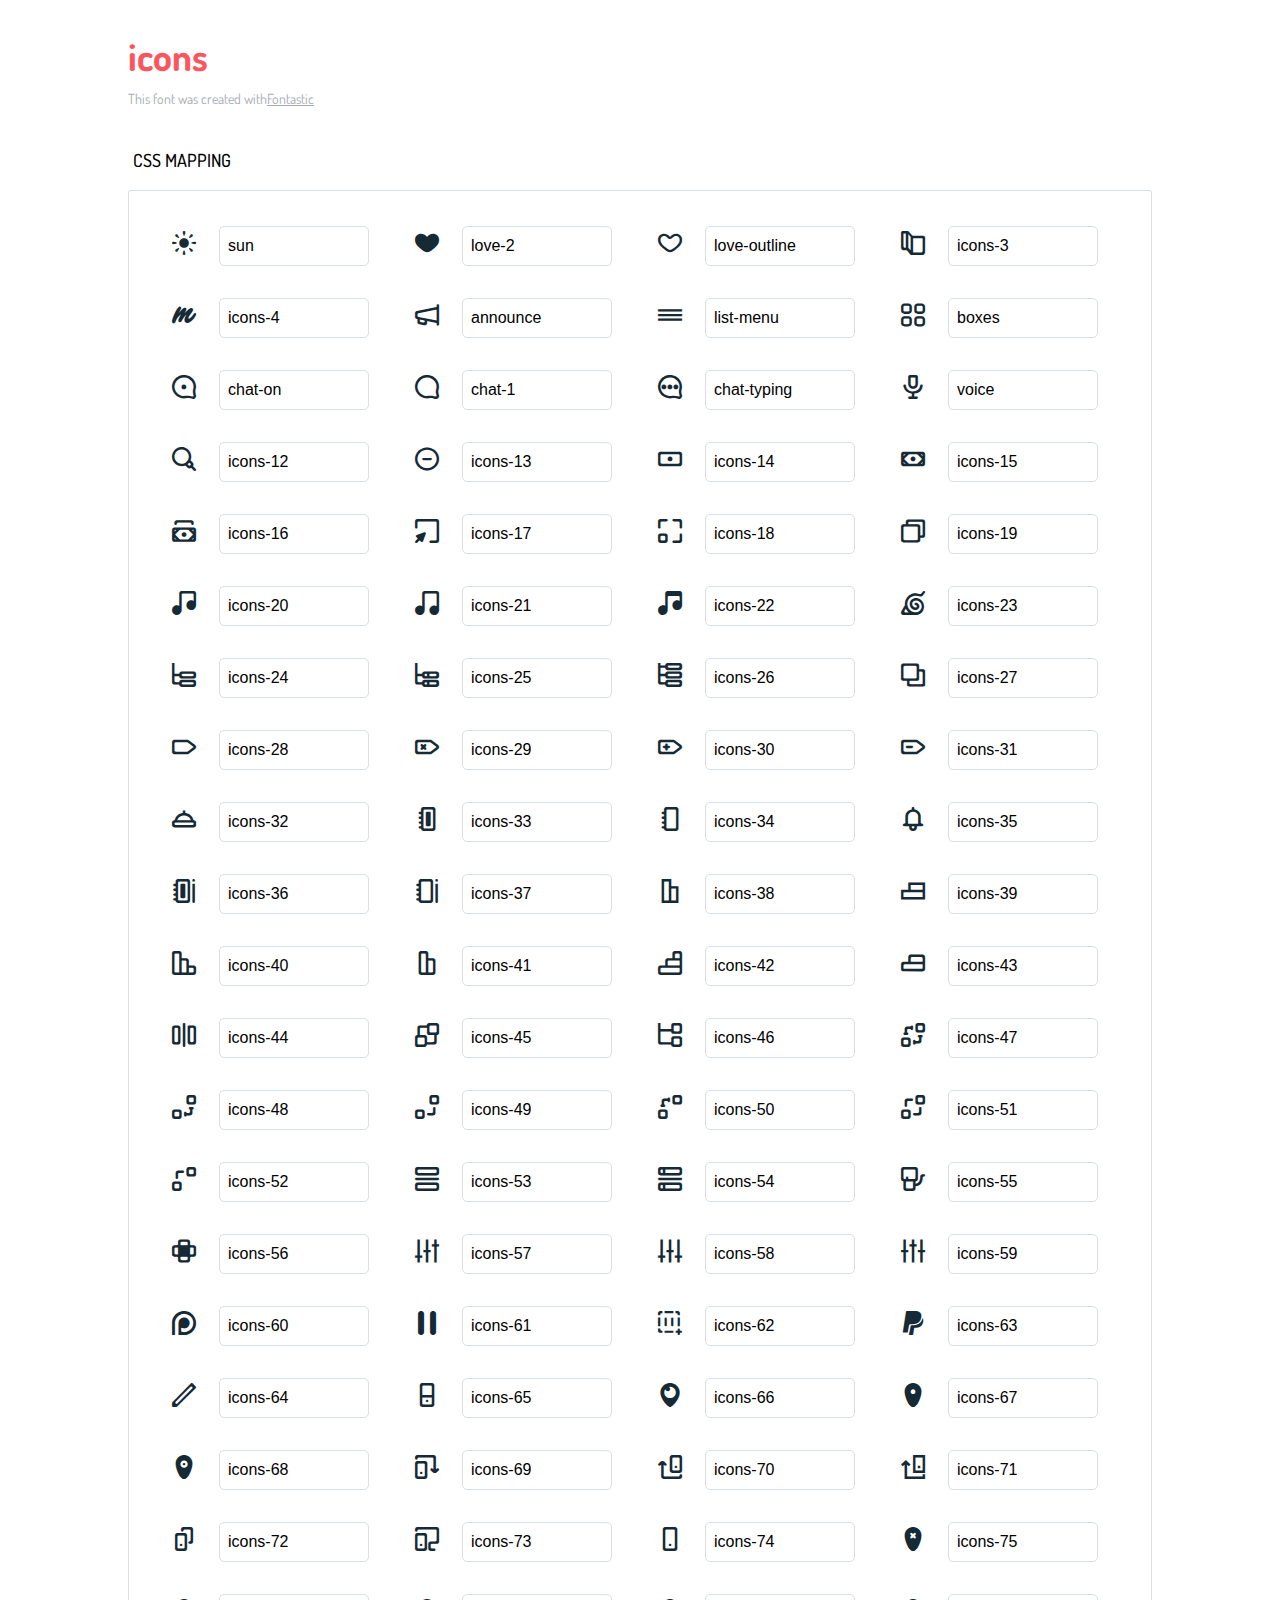
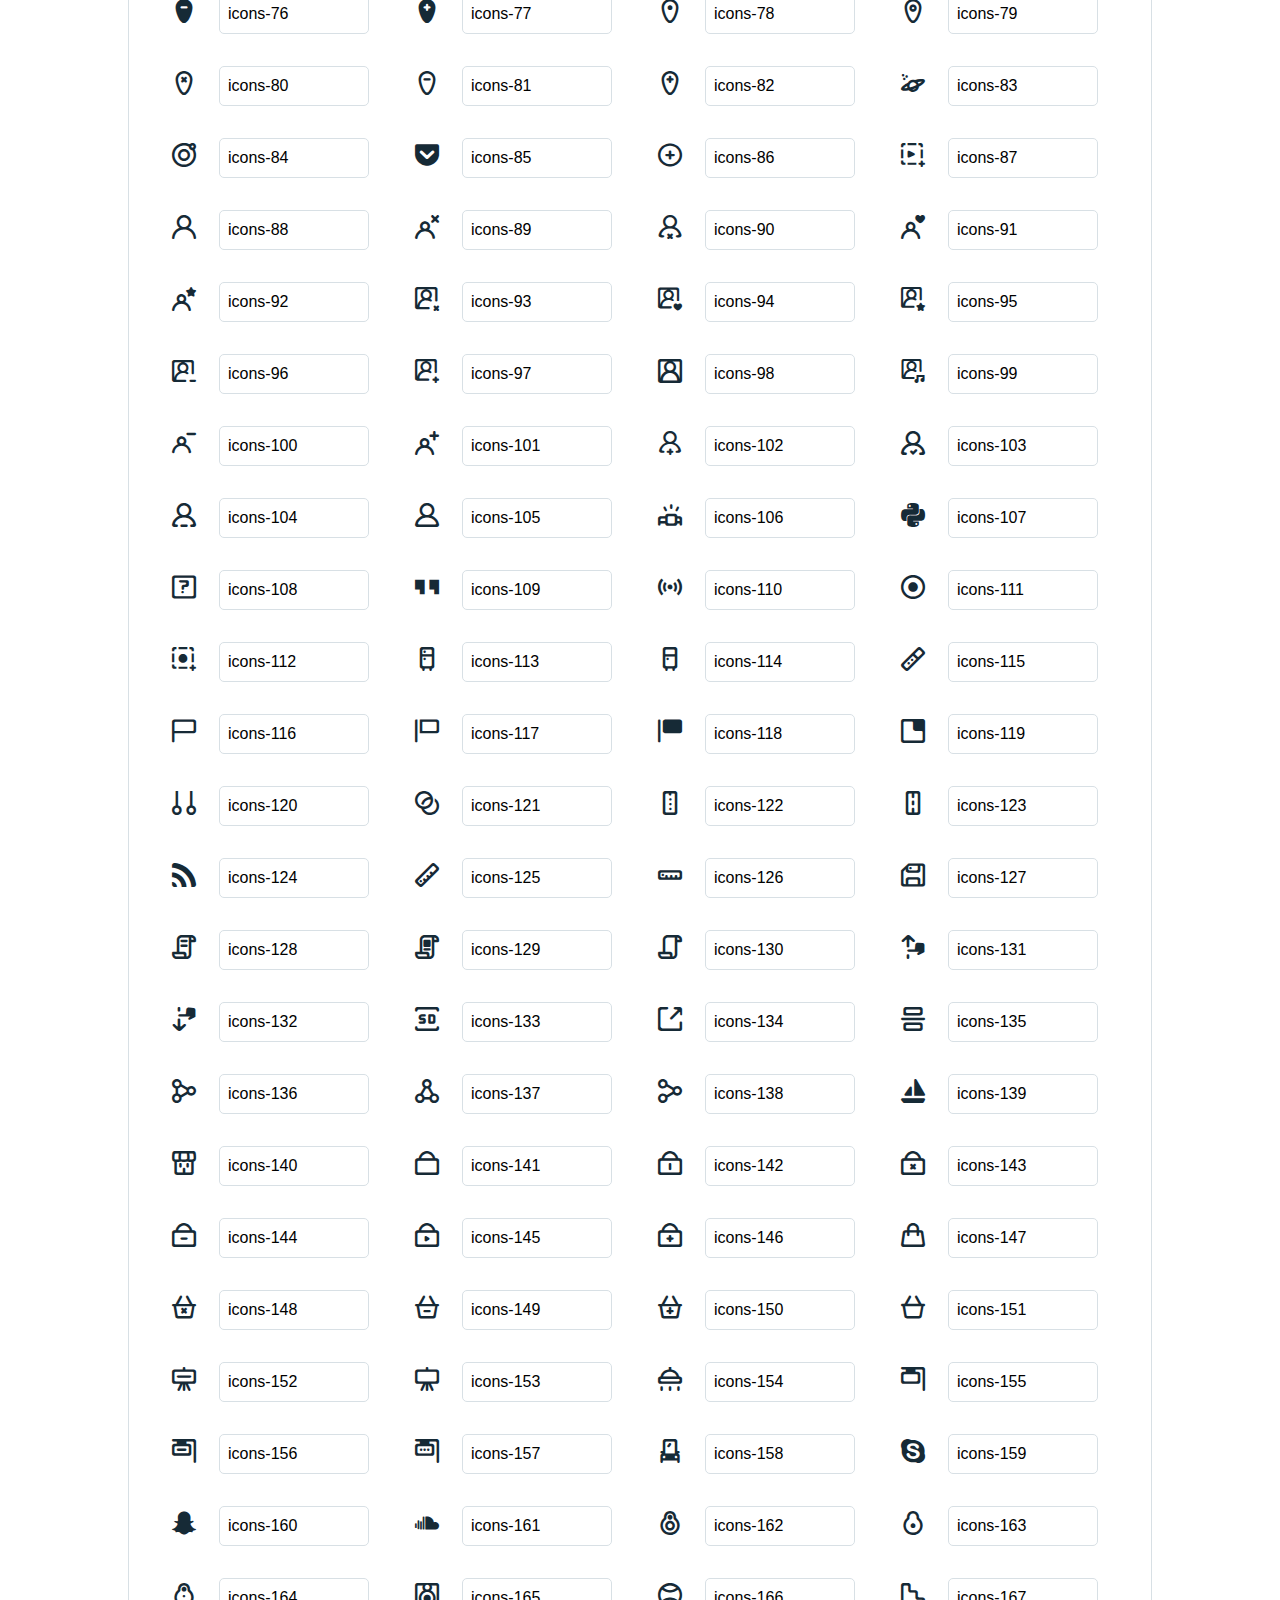
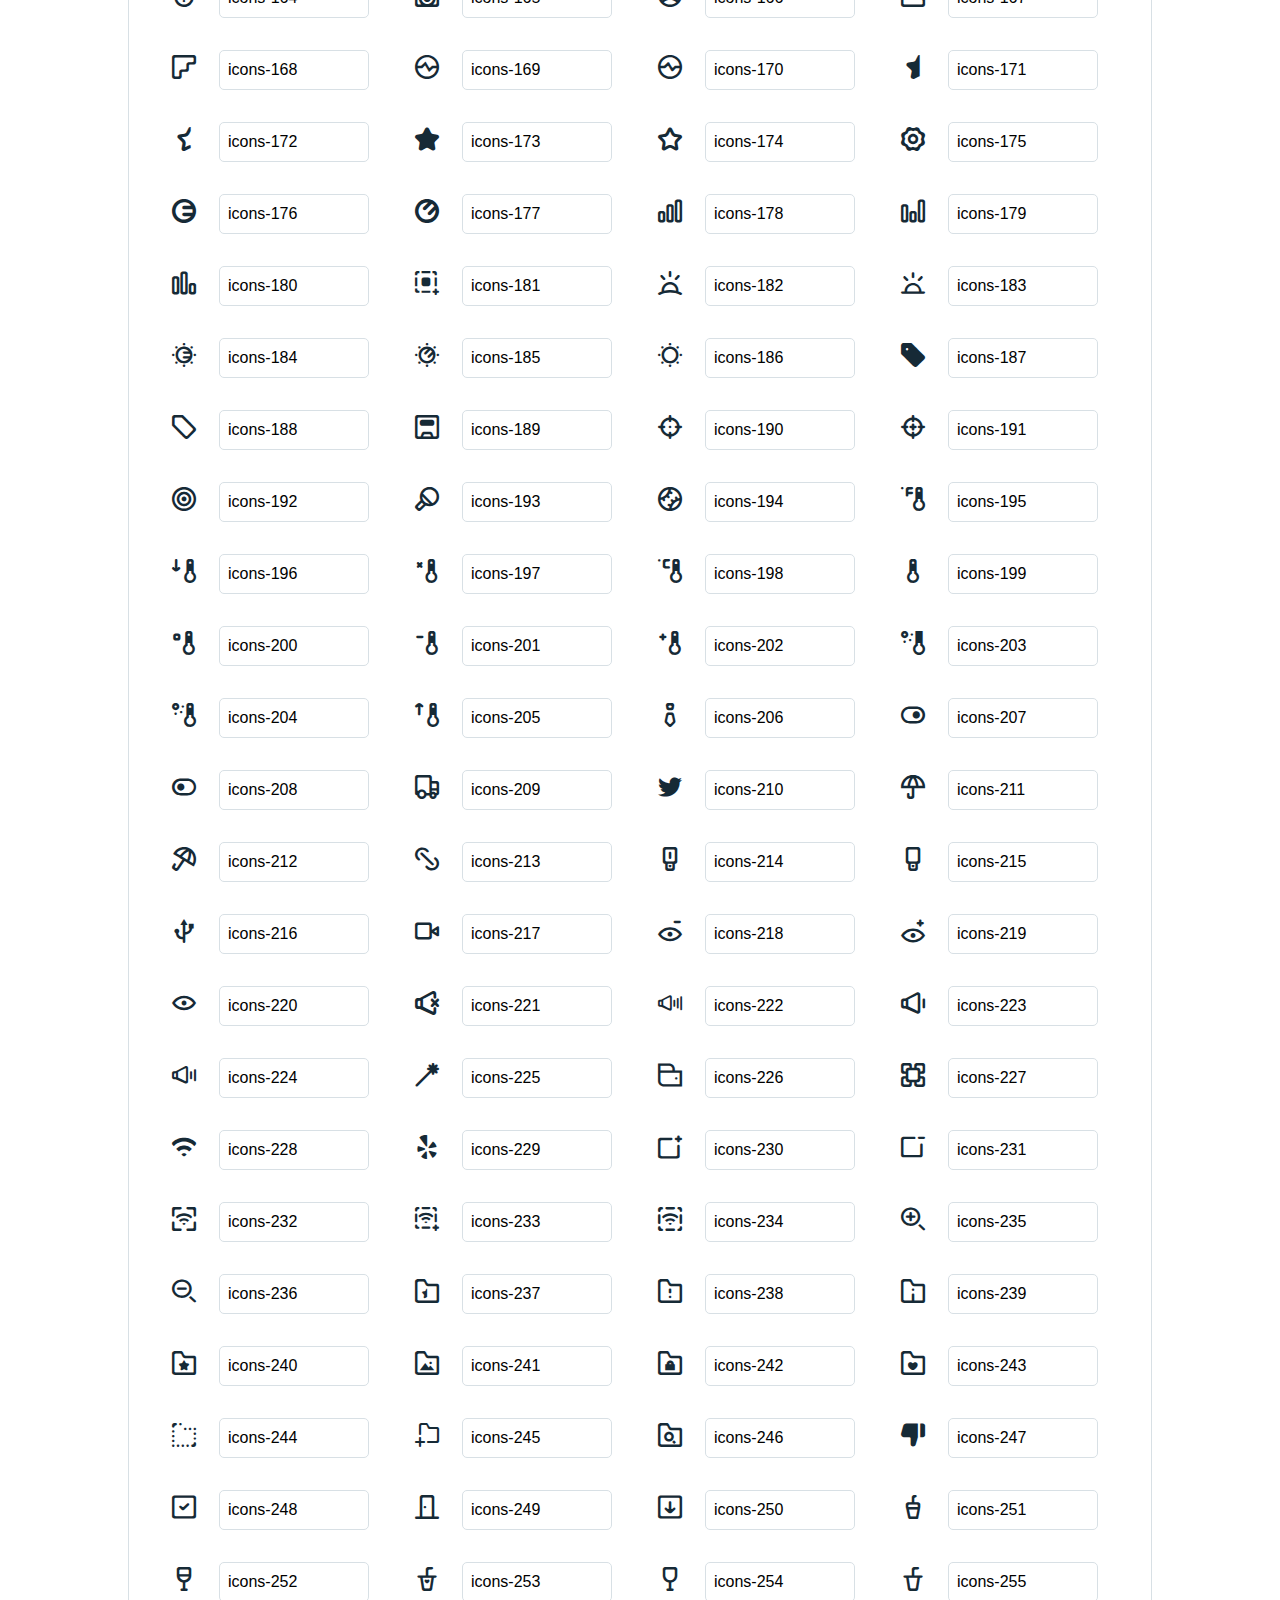
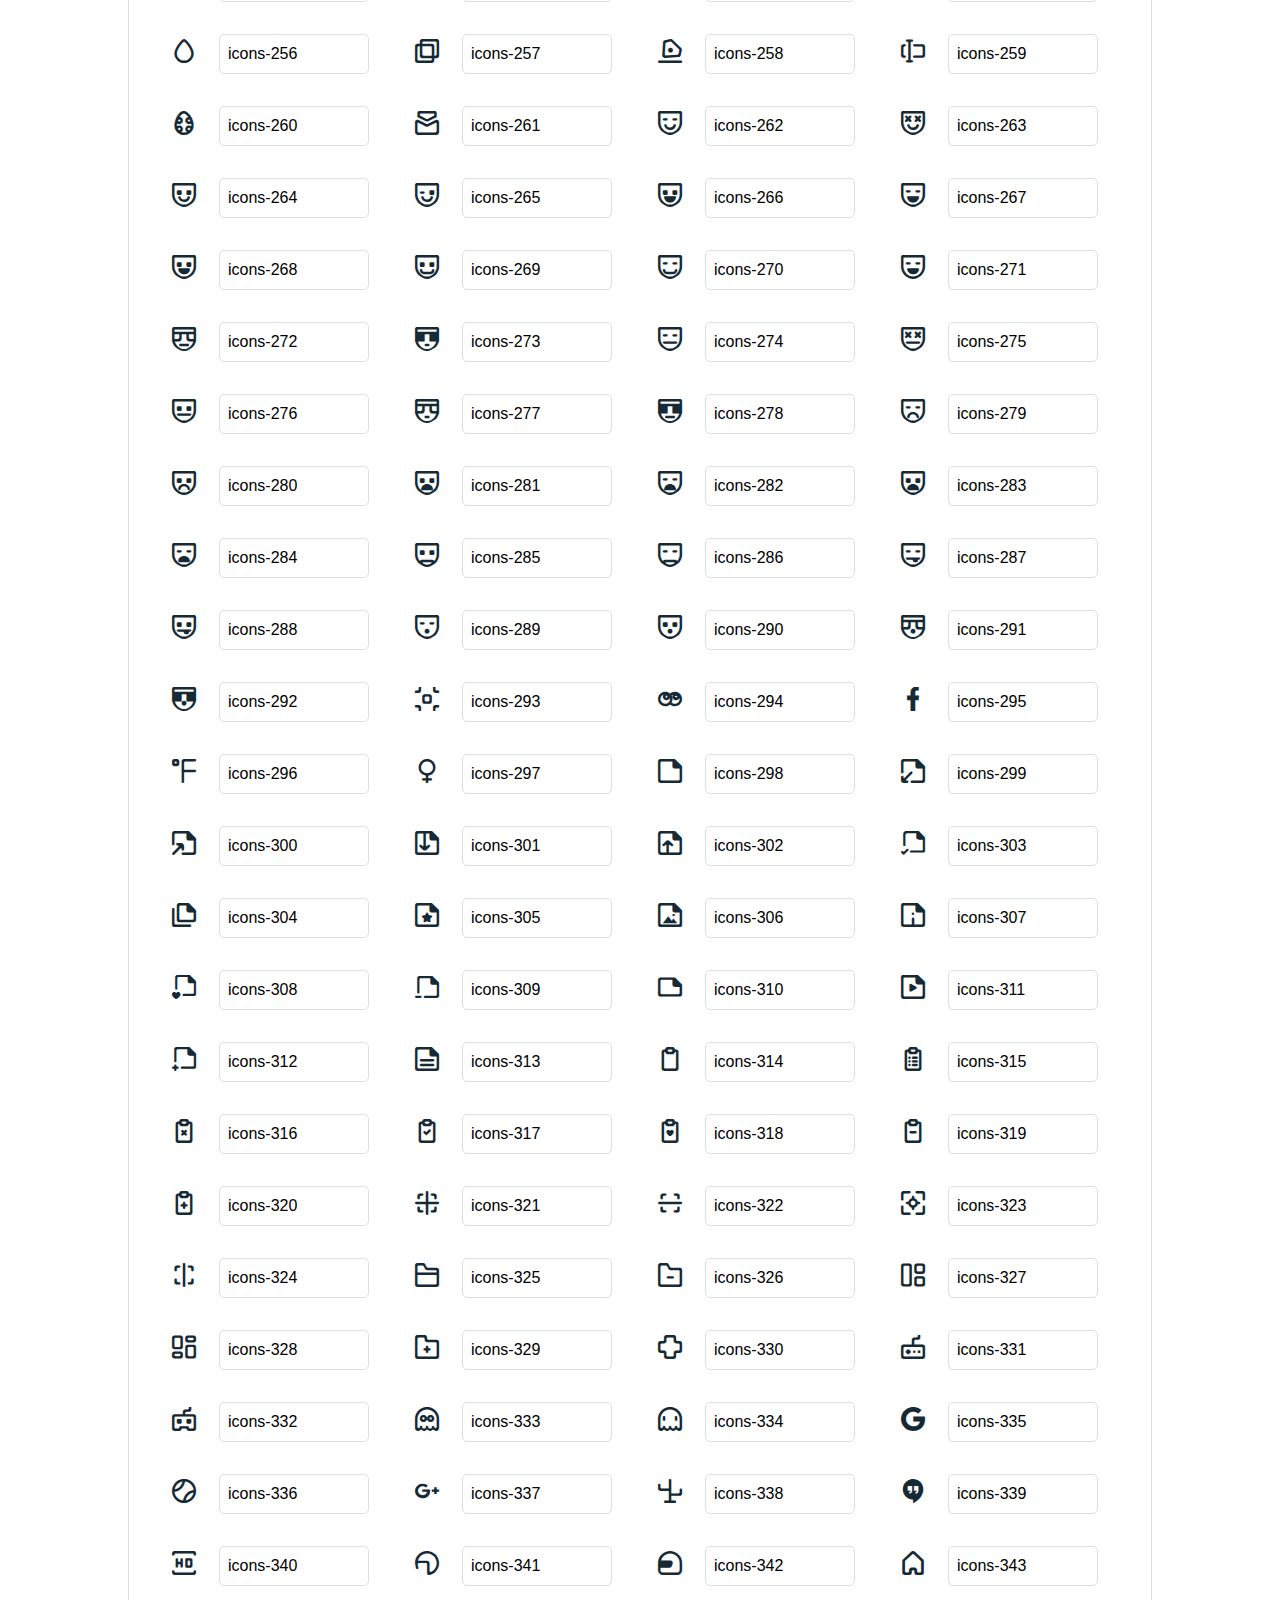
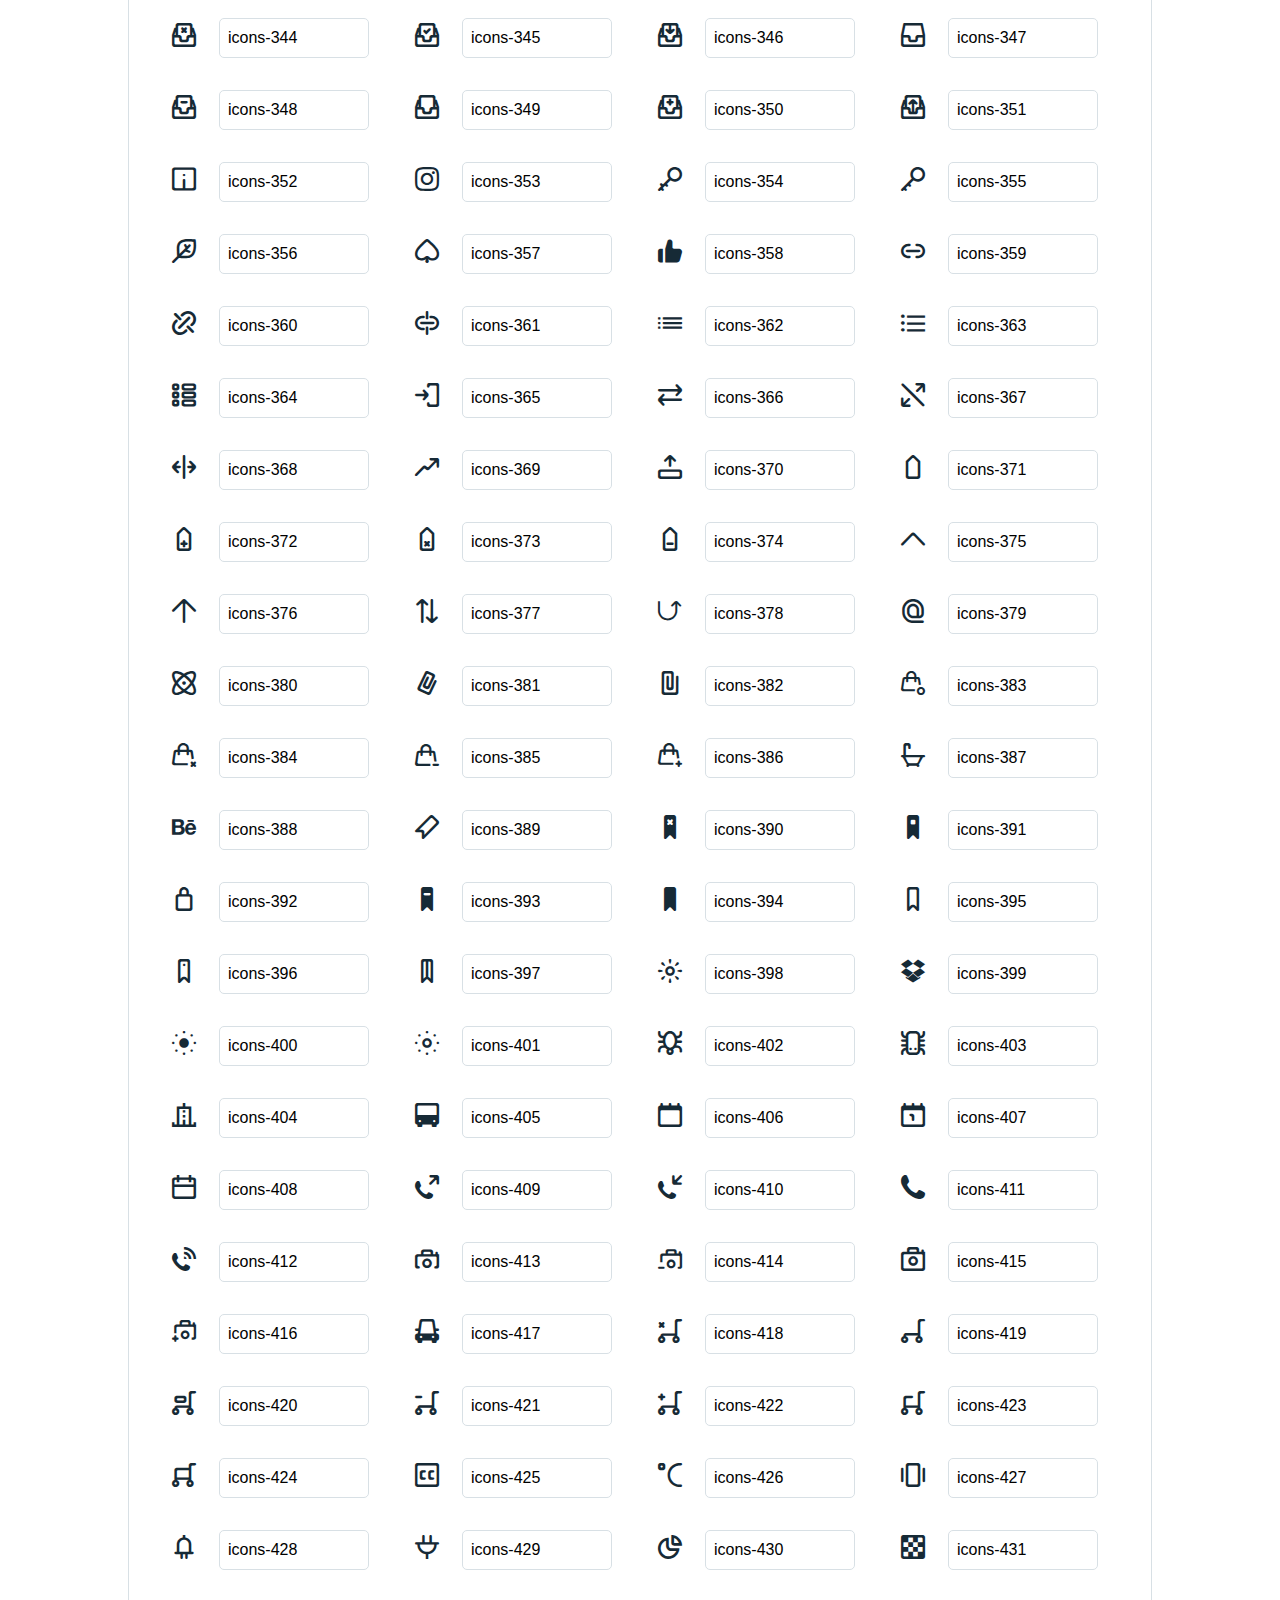
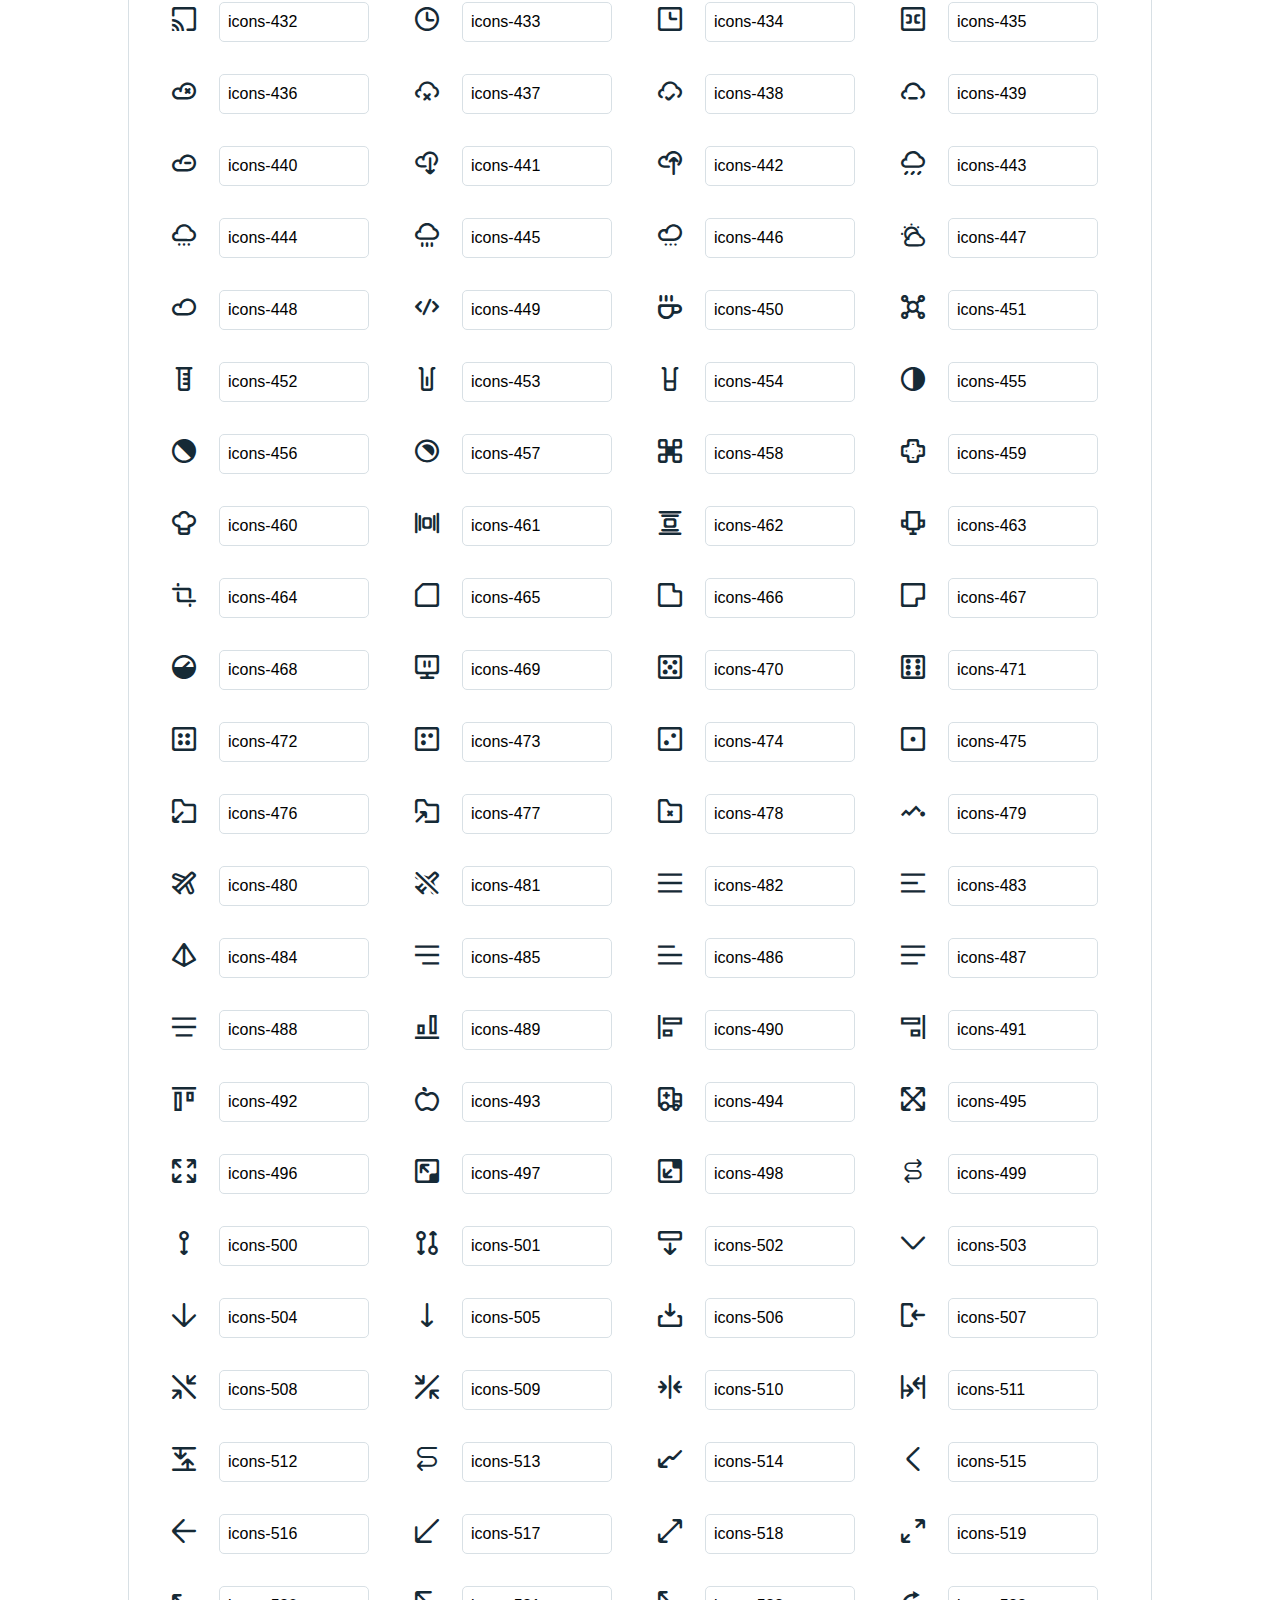
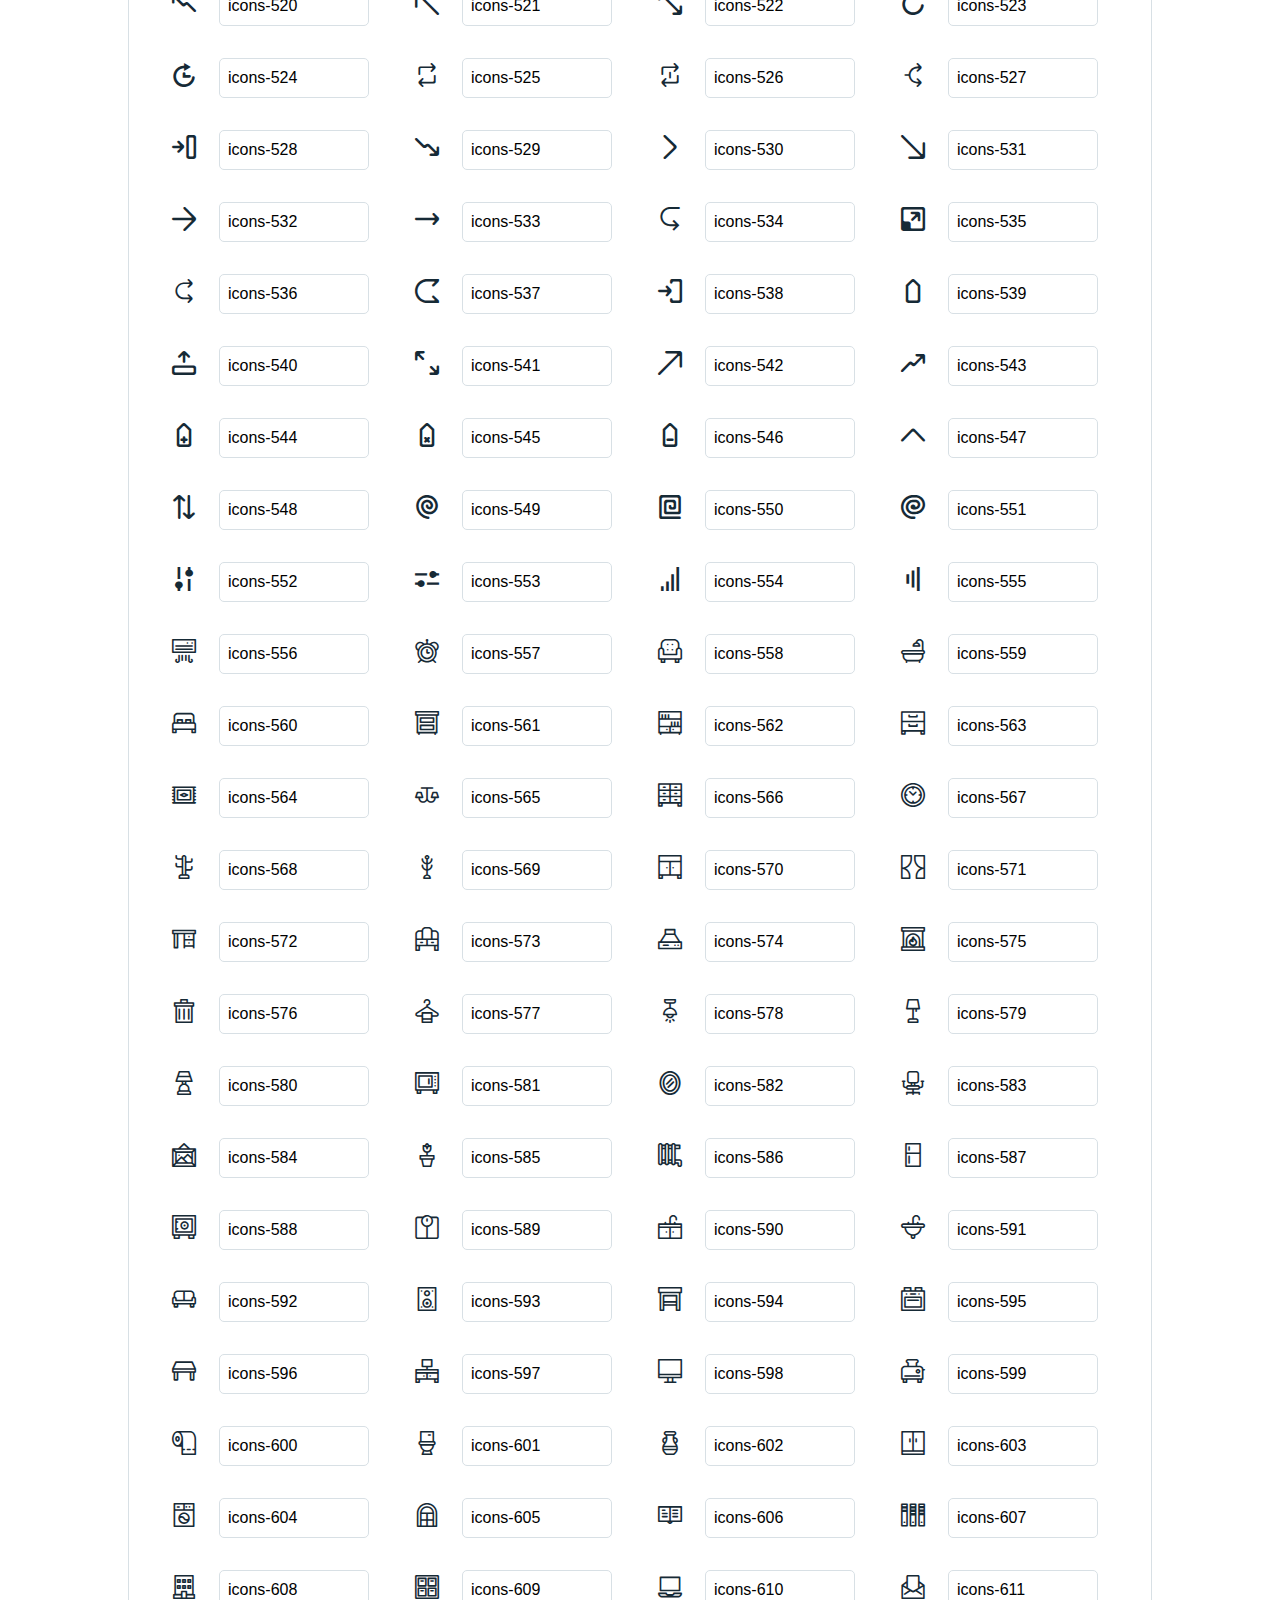
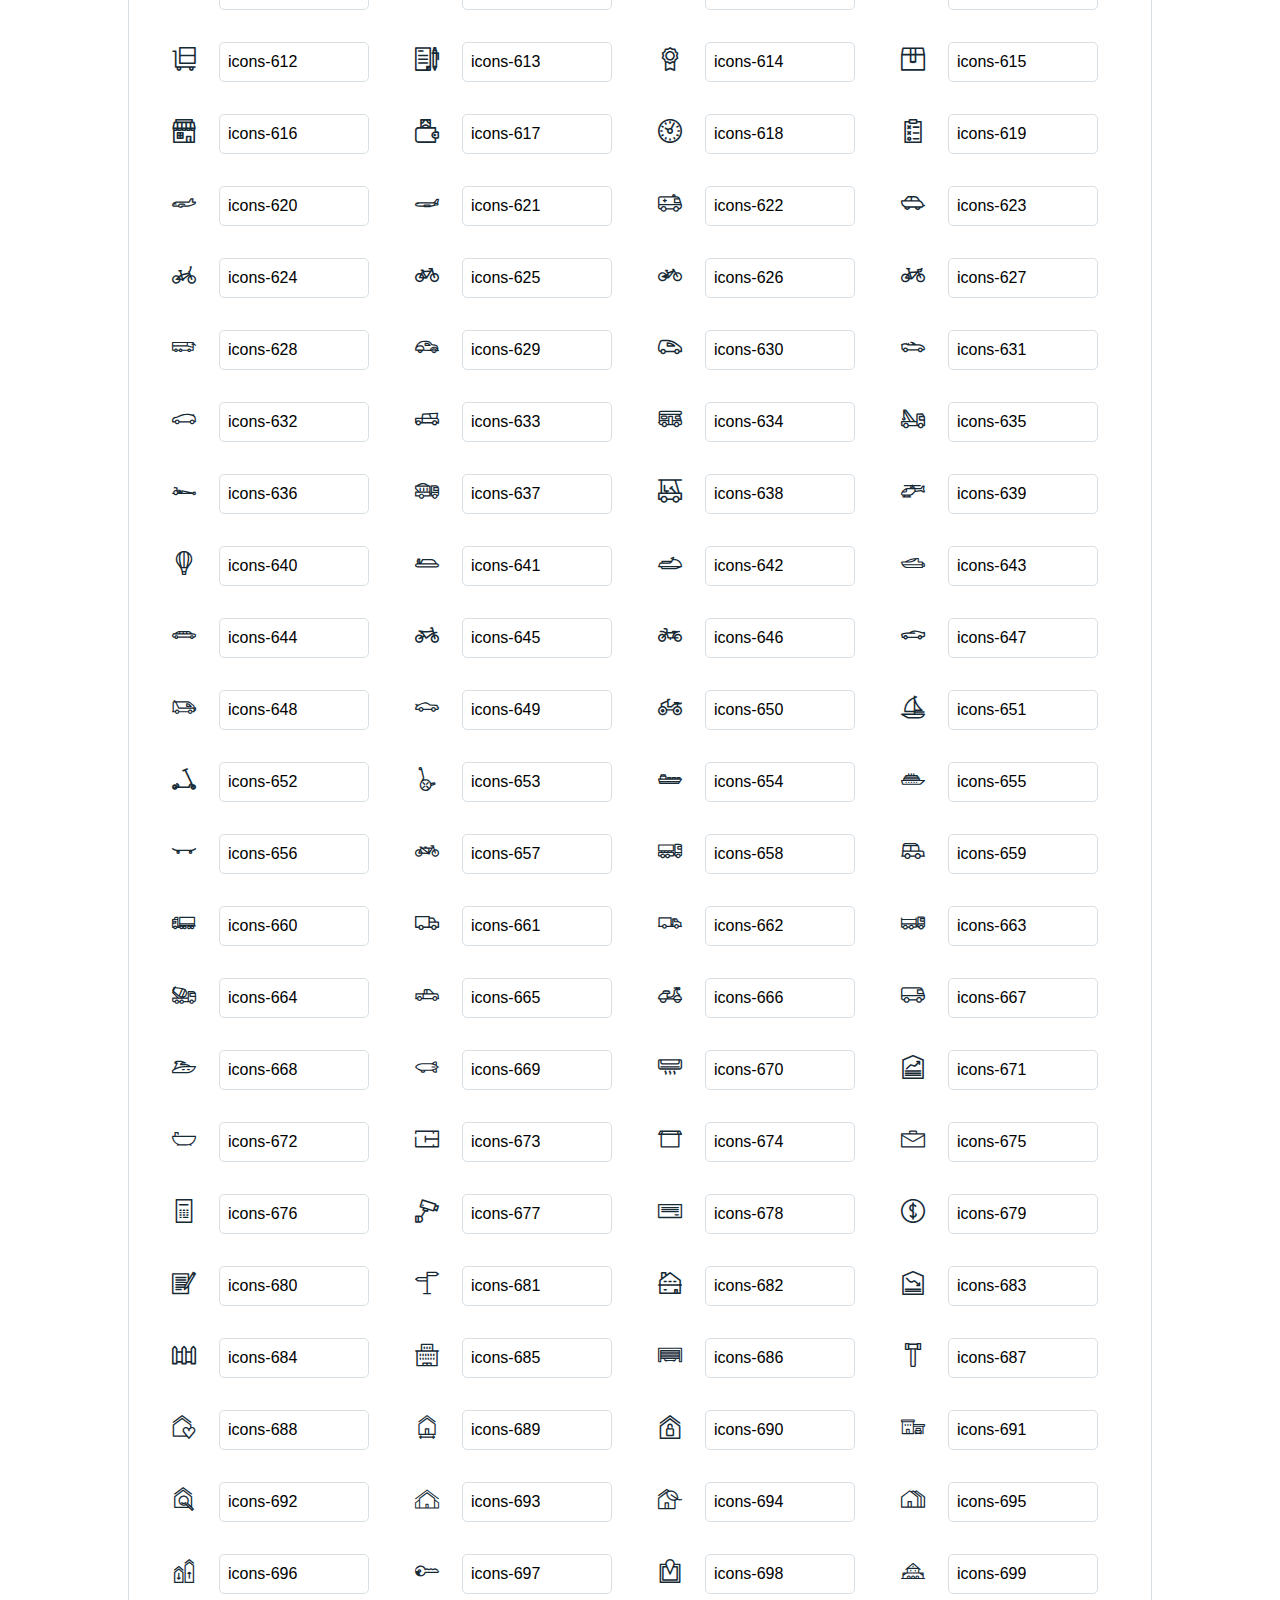
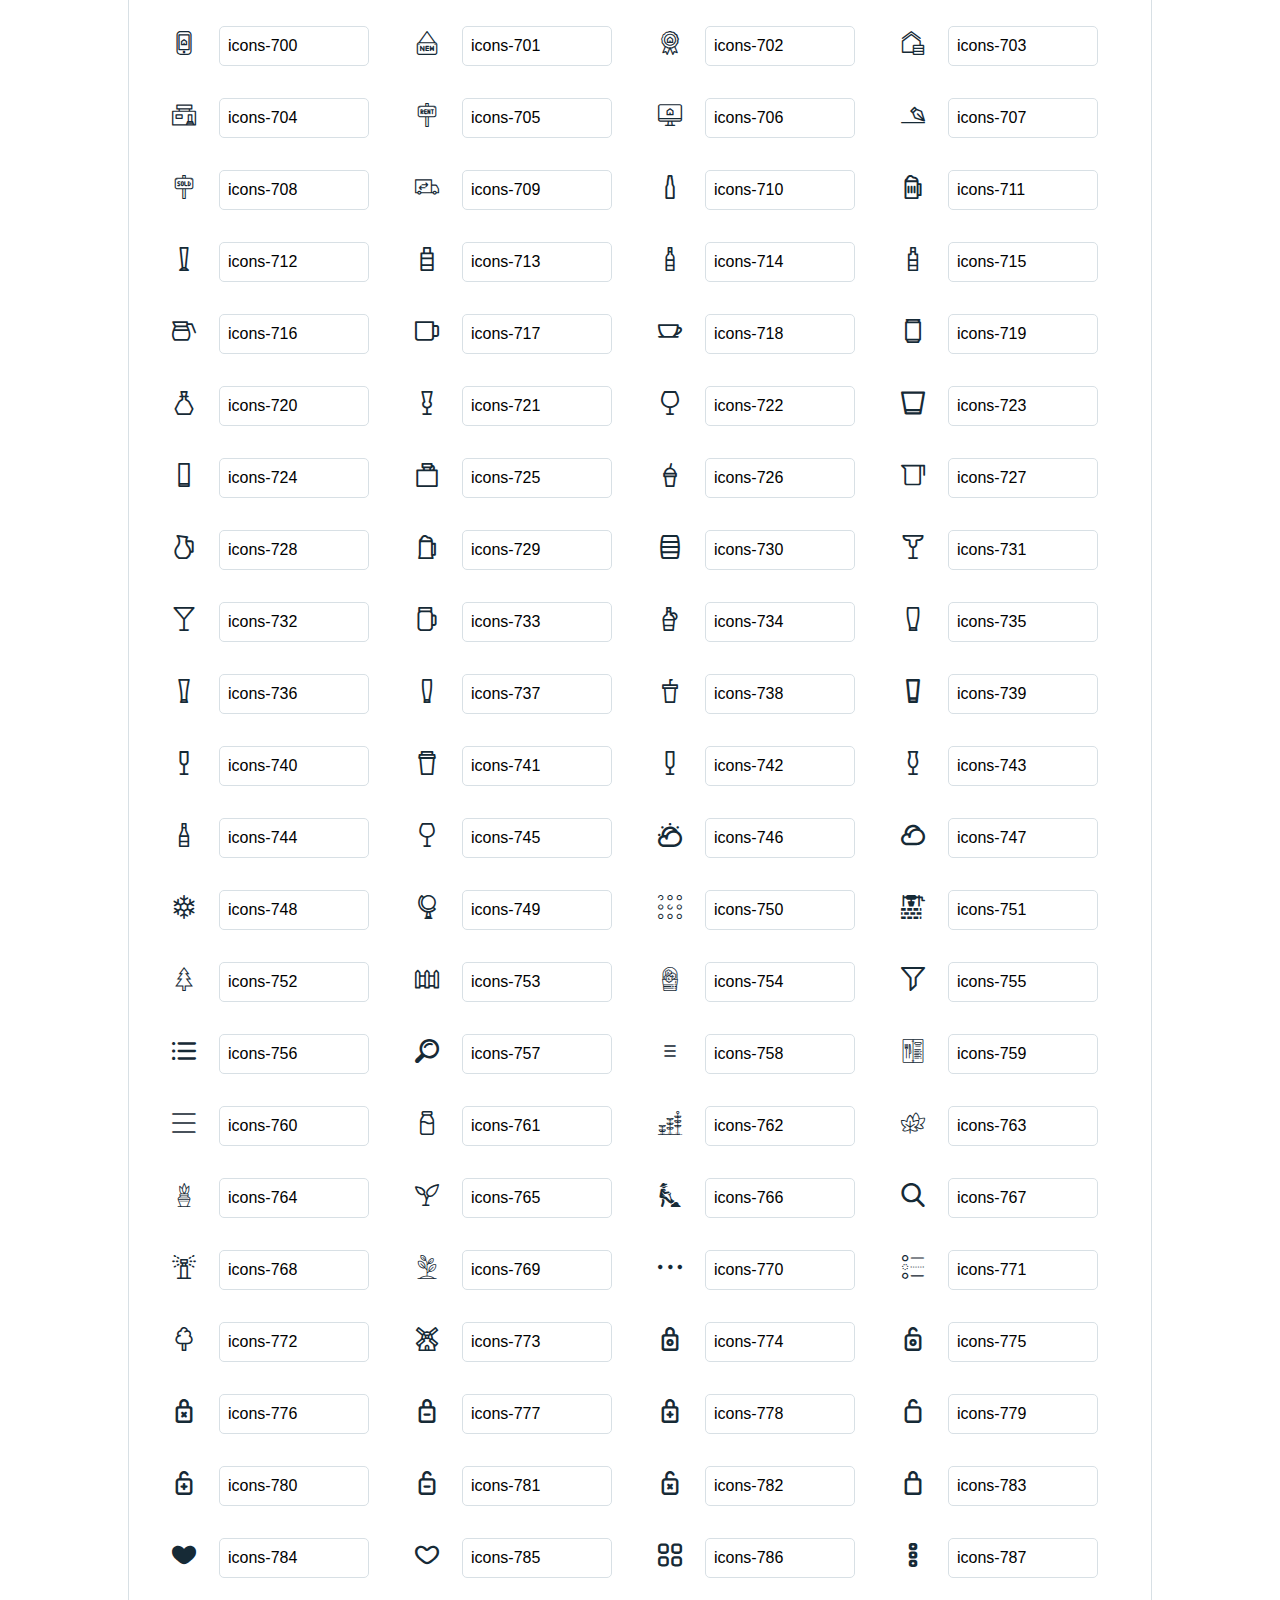
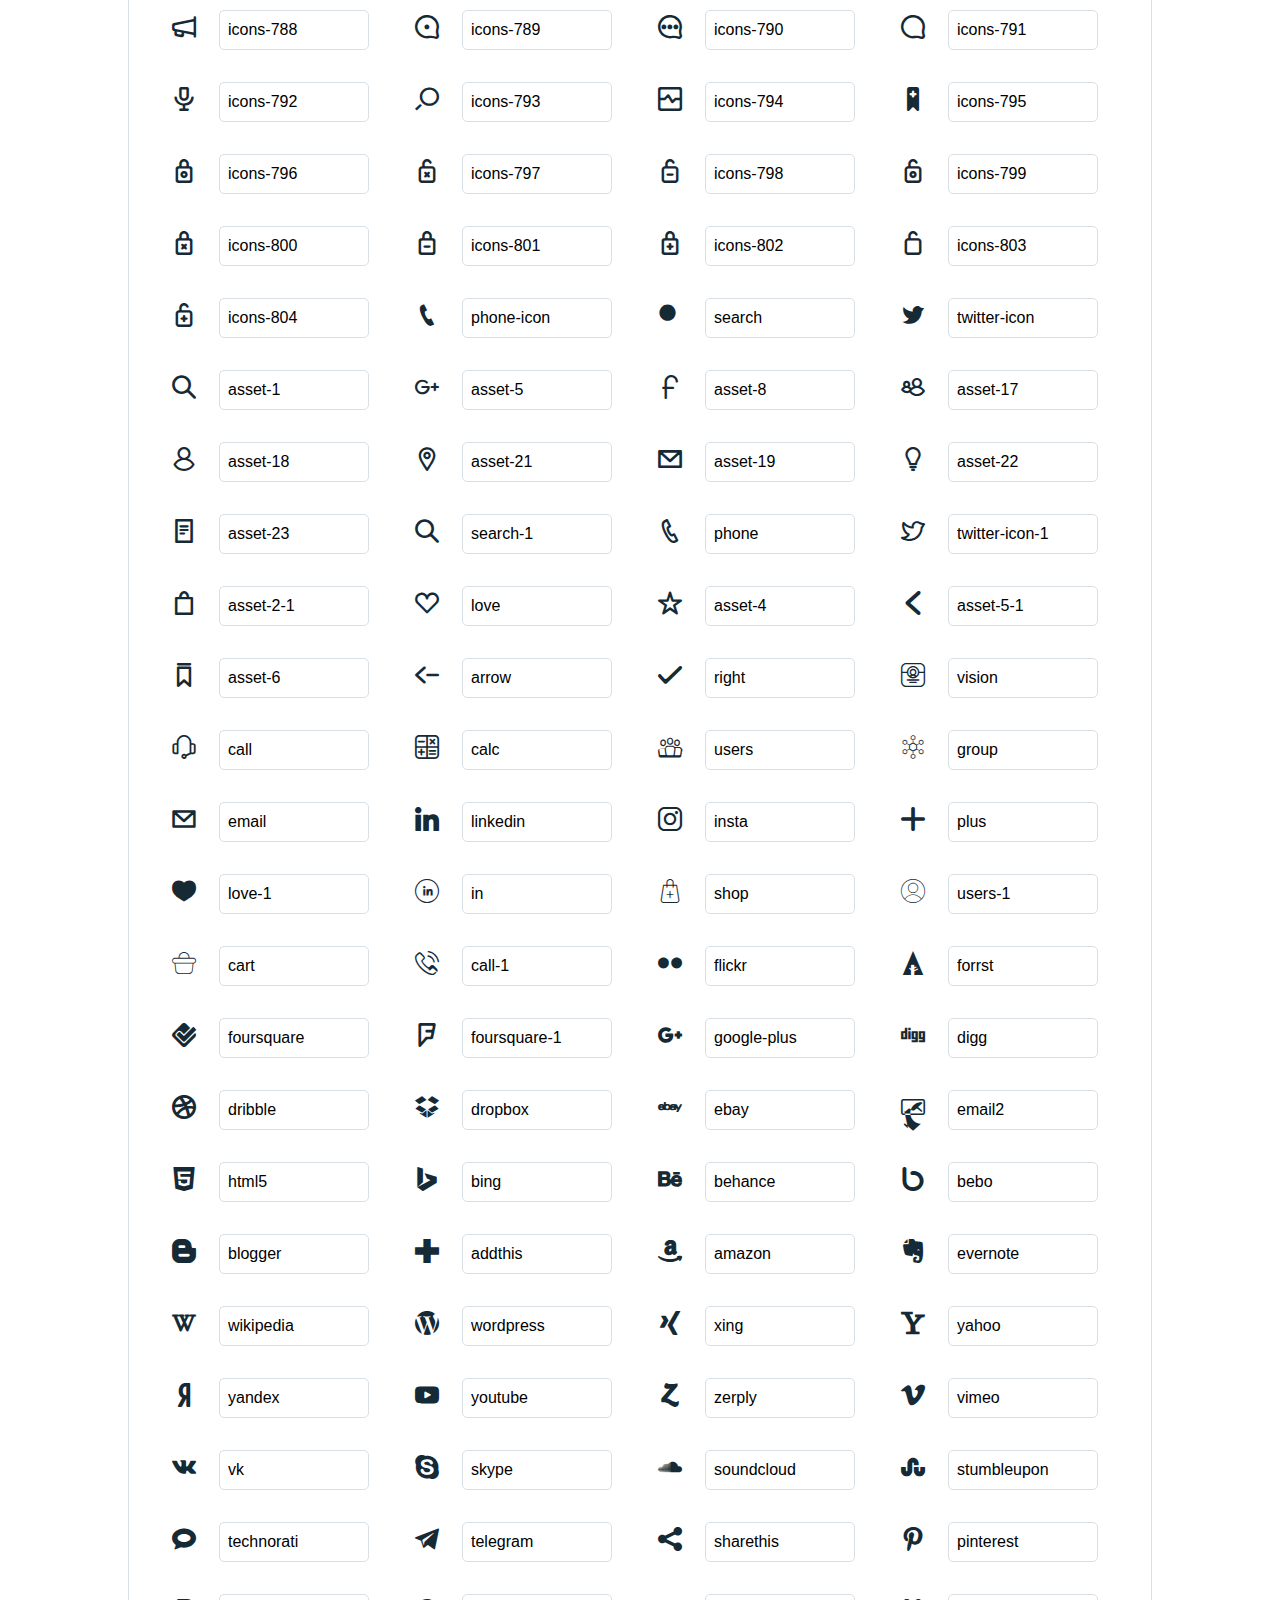
<file: resources/fonts/icons/icons-reference.html>
<!DOCTYPE html>
<html lang="en">
  <head>
    <meta charset="utf-8">
    <meta http-equiv="X-UA-Compatible" content="IE=edge,chrome=1">
    <meta name="viewport" content="width=device-width,initial-scale=1">
    <title>Font Reference - icons</title>
    <link href="http://fonts.googleapis.com/css?family=Dosis:400,500,700" rel="stylesheet" type="text/css">
    <link rel="stylesheet" href="styles.css">
    <style type="text/css">html,body,div,span,applet,object,iframe,h1,h2,h3,h4,h5,h6,p,blockquote,pre,a,abbr,acronym,address,big,cite,code,del,dfn,em,img,ins,kbd,q,s,samp,small,strike,strong,sub,sup,tt,var,dl,dt,dd,ol,ul,li,fieldset,form,label,legend,table,caption,tbody,tfoot,thead,tr,th,td{margin:0;padding:0;border:0;outline:0;font-weight:inherit;font-style:inherit;font-family:inherit;font-size:100%;vertical-align:baseline}body{line-height:1;color:#000;background:#fff}ol,ul{list-style:none}table{border-collapse:separate;border-spacing:0;vertical-align:middle}caption,th,td{text-align:left;font-weight:normal;vertical-align:middle}a img{border:none}*{-webkit-box-sizing:border-box;-moz-box-sizing:border-box;box-sizing:border-box}body{font-family:'Dosis','Tahoma',sans-serif}.container{margin:15px auto;width:80%}h1{margin:40px 0 20px;font-weight:700;font-size:38px;line-height:32px;color:#fb565e}h2{font-size:18px;padding:0 0 21px 5px;margin:45px 0 0 0;text-transform:uppercase;font-weight:500}.small{font-size:14px;color:#a5adb4;}.small a{color:#a5adb4;}.small a:hover{color:#fb565e}.glyphs.character-mapping{margin:0 0 20px 0;padding:20px 0 20px 30px;color:rgba(0,0,0,0.5);border:1px solid #d8e0e5;-webkit-border-radius:3px;border-radius:3px;}.glyphs.character-mapping li{margin:0 30px 20px 0;display:inline-block;width:90px}.glyphs.character-mapping .icon{margin:10px 0 10px 15px;padding:15px;position:relative;width:55px;height:55px;color:#162a36 !important;overflow:hidden;-webkit-border-radius:3px;border-radius:3px;font-size:32px;}.glyphs.character-mapping .icon svg{fill:#000}.glyphs.character-mapping input{margin:0;padding:5px 0;line-height:12px;font-size:12px;display:block;width:100%;border:1px solid #d8e0e5;-webkit-border-radius:5px;border-radius:5px;text-align:center;outline:0;}.glyphs.character-mapping input:focus{border:1px solid #fbde4a;-webkit-box-shadow:inset 0 0 3px #fbde4a;box-shadow:inset 0 0 3px #fbde4a}.glyphs.character-mapping input:hover{-webkit-box-shadow:inset 0 0 3px #fbde4a;box-shadow:inset 0 0 3px #fbde4a}.glyphs.css-mapping{margin:0 0 60px 0;padding:30px 0 20px 30px;color:rgba(0,0,0,0.5);border:1px solid #d8e0e5;-webkit-border-radius:3px;border-radius:3px;}.glyphs.css-mapping li{margin:0 30px 20px 0;padding:0;display:inline-block;overflow:hidden}.glyphs.css-mapping .icon{margin:0;margin-right:10px;padding:13px;height:50px;width:50px;color:#162a36 !important;overflow:hidden;float:left;font-size:24px}.glyphs.css-mapping input{margin:0;margin-top:5px;padding:8px;line-height:16px;font-size:16px;display:block;width:150px;height:40px;border:1px solid #d8e0e5;-webkit-border-radius:5px;border-radius:5px;background:#fff;outline:0;float:right;}.glyphs.css-mapping input:focus{border:1px solid #fbde4a;-webkit-box-shadow:inset 0 0 3px #fbde4a;box-shadow:inset 0 0 3px #fbde4a}.glyphs.css-mapping input:hover{-webkit-box-shadow:inset 0 0 3px #fbde4a;box-shadow:inset 0 0 3px #fbde4a}</style>
  </head>
  <body>
    <div class="container">
      <h1>icons</h1>
      <p class="small">This font was created with<a href="http://fontastic.me/">Fontastic</a></p>
      <h2>CSS mapping</h2>
      <ul class="glyphs css-mapping">
        <li>
          <div class="icon ic-sun"></div>
          <input type="text" readonly="readonly" value="sun">
        </li>
        <li>
          <div class="icon ic-love-2"></div>
          <input type="text" readonly="readonly" value="love-2">
        </li>
        <li>
          <div class="icon ic-love-outline"></div>
          <input type="text" readonly="readonly" value="love-outline">
        </li>
        <li>
          <div class="icon ic-icons-3"></div>
          <input type="text" readonly="readonly" value="icons-3">
        </li>
        <li>
          <div class="icon ic-icons-4"></div>
          <input type="text" readonly="readonly" value="icons-4">
        </li>
        <li>
          <div class="icon ic-announce"></div>
          <input type="text" readonly="readonly" value="announce">
        </li>
        <li>
          <div class="icon ic-list-menu"></div>
          <input type="text" readonly="readonly" value="list-menu">
        </li>
        <li>
          <div class="icon ic-boxes"></div>
          <input type="text" readonly="readonly" value="boxes">
        </li>
        <li>
          <div class="icon ic-chat-on"></div>
          <input type="text" readonly="readonly" value="chat-on">
        </li>
        <li>
          <div class="icon ic-chat-1"></div>
          <input type="text" readonly="readonly" value="chat-1">
        </li>
        <li>
          <div class="icon ic-chat-typing"></div>
          <input type="text" readonly="readonly" value="chat-typing">
        </li>
        <li>
          <div class="icon ic-voice"></div>
          <input type="text" readonly="readonly" value="voice">
        </li>
        <li>
          <div class="icon ic-icons-12"></div>
          <input type="text" readonly="readonly" value="icons-12">
        </li>
        <li>
          <div class="icon ic-icons-13"></div>
          <input type="text" readonly="readonly" value="icons-13">
        </li>
        <li>
          <div class="icon ic-icons-14"></div>
          <input type="text" readonly="readonly" value="icons-14">
        </li>
        <li>
          <div class="icon ic-icons-15"></div>
          <input type="text" readonly="readonly" value="icons-15">
        </li>
        <li>
          <div class="icon ic-icons-16"></div>
          <input type="text" readonly="readonly" value="icons-16">
        </li>
        <li>
          <div class="icon ic-icons-17"></div>
          <input type="text" readonly="readonly" value="icons-17">
        </li>
        <li>
          <div class="icon ic-icons-18"></div>
          <input type="text" readonly="readonly" value="icons-18">
        </li>
        <li>
          <div class="icon ic-icons-19"></div>
          <input type="text" readonly="readonly" value="icons-19">
        </li>
        <li>
          <div class="icon ic-icons-20"></div>
          <input type="text" readonly="readonly" value="icons-20">
        </li>
        <li>
          <div class="icon ic-icons-21"></div>
          <input type="text" readonly="readonly" value="icons-21">
        </li>
        <li>
          <div class="icon ic-icons-22"></div>
          <input type="text" readonly="readonly" value="icons-22">
        </li>
        <li>
          <div class="icon ic-icons-23"></div>
          <input type="text" readonly="readonly" value="icons-23">
        </li>
        <li>
          <div class="icon ic-icons-24"></div>
          <input type="text" readonly="readonly" value="icons-24">
        </li>
        <li>
          <div class="icon ic-icons-25"></div>
          <input type="text" readonly="readonly" value="icons-25">
        </li>
        <li>
          <div class="icon ic-icons-26"></div>
          <input type="text" readonly="readonly" value="icons-26">
        </li>
        <li>
          <div class="icon ic-icons-27"></div>
          <input type="text" readonly="readonly" value="icons-27">
        </li>
        <li>
          <div class="icon ic-icons-28"></div>
          <input type="text" readonly="readonly" value="icons-28">
        </li>
        <li>
          <div class="icon ic-icons-29"></div>
          <input type="text" readonly="readonly" value="icons-29">
        </li>
        <li>
          <div class="icon ic-icons-30"></div>
          <input type="text" readonly="readonly" value="icons-30">
        </li>
        <li>
          <div class="icon ic-icons-31"></div>
          <input type="text" readonly="readonly" value="icons-31">
        </li>
        <li>
          <div class="icon ic-icons-32"></div>
          <input type="text" readonly="readonly" value="icons-32">
        </li>
        <li>
          <div class="icon ic-icons-33"></div>
          <input type="text" readonly="readonly" value="icons-33">
        </li>
        <li>
          <div class="icon ic-icons-34"></div>
          <input type="text" readonly="readonly" value="icons-34">
        </li>
        <li>
          <div class="icon ic-icons-35"></div>
          <input type="text" readonly="readonly" value="icons-35">
        </li>
        <li>
          <div class="icon ic-icons-36"></div>
          <input type="text" readonly="readonly" value="icons-36">
        </li>
        <li>
          <div class="icon ic-icons-37"></div>
          <input type="text" readonly="readonly" value="icons-37">
        </li>
        <li>
          <div class="icon ic-icons-38"></div>
          <input type="text" readonly="readonly" value="icons-38">
        </li>
        <li>
          <div class="icon ic-icons-39"></div>
          <input type="text" readonly="readonly" value="icons-39">
        </li>
        <li>
          <div class="icon ic-icons-40"></div>
          <input type="text" readonly="readonly" value="icons-40">
        </li>
        <li>
          <div class="icon ic-icons-41"></div>
          <input type="text" readonly="readonly" value="icons-41">
        </li>
        <li>
          <div class="icon ic-icons-42"></div>
          <input type="text" readonly="readonly" value="icons-42">
        </li>
        <li>
          <div class="icon ic-icons-43"></div>
          <input type="text" readonly="readonly" value="icons-43">
        </li>
        <li>
          <div class="icon ic-icons-44"></div>
          <input type="text" readonly="readonly" value="icons-44">
        </li>
        <li>
          <div class="icon ic-icons-45"></div>
          <input type="text" readonly="readonly" value="icons-45">
        </li>
        <li>
          <div class="icon ic-icons-46"></div>
          <input type="text" readonly="readonly" value="icons-46">
        </li>
        <li>
          <div class="icon ic-icons-47"></div>
          <input type="text" readonly="readonly" value="icons-47">
        </li>
        <li>
          <div class="icon ic-icons-48"></div>
          <input type="text" readonly="readonly" value="icons-48">
        </li>
        <li>
          <div class="icon ic-icons-49"></div>
          <input type="text" readonly="readonly" value="icons-49">
        </li>
        <li>
          <div class="icon ic-icons-50"></div>
          <input type="text" readonly="readonly" value="icons-50">
        </li>
        <li>
          <div class="icon ic-icons-51"></div>
          <input type="text" readonly="readonly" value="icons-51">
        </li>
        <li>
          <div class="icon ic-icons-52"></div>
          <input type="text" readonly="readonly" value="icons-52">
        </li>
        <li>
          <div class="icon ic-icons-53"></div>
          <input type="text" readonly="readonly" value="icons-53">
        </li>
        <li>
          <div class="icon ic-icons-54"></div>
          <input type="text" readonly="readonly" value="icons-54">
        </li>
        <li>
          <div class="icon ic-icons-55"></div>
          <input type="text" readonly="readonly" value="icons-55">
        </li>
        <li>
          <div class="icon ic-icons-56"></div>
          <input type="text" readonly="readonly" value="icons-56">
        </li>
        <li>
          <div class="icon ic-icons-57"></div>
          <input type="text" readonly="readonly" value="icons-57">
        </li>
        <li>
          <div class="icon ic-icons-58"></div>
          <input type="text" readonly="readonly" value="icons-58">
        </li>
        <li>
          <div class="icon ic-icons-59"></div>
          <input type="text" readonly="readonly" value="icons-59">
        </li>
        <li>
          <div class="icon ic-icons-60"></div>
          <input type="text" readonly="readonly" value="icons-60">
        </li>
        <li>
          <div class="icon ic-icons-61"></div>
          <input type="text" readonly="readonly" value="icons-61">
        </li>
        <li>
          <div class="icon ic-icons-62"></div>
          <input type="text" readonly="readonly" value="icons-62">
        </li>
        <li>
          <div class="icon ic-icons-63"></div>
          <input type="text" readonly="readonly" value="icons-63">
        </li>
        <li>
          <div class="icon ic-icons-64"></div>
          <input type="text" readonly="readonly" value="icons-64">
        </li>
        <li>
          <div class="icon ic-icons-65"></div>
          <input type="text" readonly="readonly" value="icons-65">
        </li>
        <li>
          <div class="icon ic-icons-66"></div>
          <input type="text" readonly="readonly" value="icons-66">
        </li>
        <li>
          <div class="icon ic-icons-67"></div>
          <input type="text" readonly="readonly" value="icons-67">
        </li>
        <li>
          <div class="icon ic-icons-68"></div>
          <input type="text" readonly="readonly" value="icons-68">
        </li>
        <li>
          <div class="icon ic-icons-69"></div>
          <input type="text" readonly="readonly" value="icons-69">
        </li>
        <li>
          <div class="icon ic-icons-70"></div>
          <input type="text" readonly="readonly" value="icons-70">
        </li>
        <li>
          <div class="icon ic-icons-71"></div>
          <input type="text" readonly="readonly" value="icons-71">
        </li>
        <li>
          <div class="icon ic-icons-72"></div>
          <input type="text" readonly="readonly" value="icons-72">
        </li>
        <li>
          <div class="icon ic-icons-73"></div>
          <input type="text" readonly="readonly" value="icons-73">
        </li>
        <li>
          <div class="icon ic-icons-74"></div>
          <input type="text" readonly="readonly" value="icons-74">
        </li>
        <li>
          <div class="icon ic-icons-75"></div>
          <input type="text" readonly="readonly" value="icons-75">
        </li>
        <li>
          <div class="icon ic-icons-76"></div>
          <input type="text" readonly="readonly" value="icons-76">
        </li>
        <li>
          <div class="icon ic-icons-77"></div>
          <input type="text" readonly="readonly" value="icons-77">
        </li>
        <li>
          <div class="icon ic-icons-78"></div>
          <input type="text" readonly="readonly" value="icons-78">
        </li>
        <li>
          <div class="icon ic-icons-79"></div>
          <input type="text" readonly="readonly" value="icons-79">
        </li>
        <li>
          <div class="icon ic-icons-80"></div>
          <input type="text" readonly="readonly" value="icons-80">
        </li>
        <li>
          <div class="icon ic-icons-81"></div>
          <input type="text" readonly="readonly" value="icons-81">
        </li>
        <li>
          <div class="icon ic-icons-82"></div>
          <input type="text" readonly="readonly" value="icons-82">
        </li>
        <li>
          <div class="icon ic-icons-83"></div>
          <input type="text" readonly="readonly" value="icons-83">
        </li>
        <li>
          <div class="icon ic-icons-84"></div>
          <input type="text" readonly="readonly" value="icons-84">
        </li>
        <li>
          <div class="icon ic-icons-85"></div>
          <input type="text" readonly="readonly" value="icons-85">
        </li>
        <li>
          <div class="icon ic-icons-86"></div>
          <input type="text" readonly="readonly" value="icons-86">
        </li>
        <li>
          <div class="icon ic-icons-87"></div>
          <input type="text" readonly="readonly" value="icons-87">
        </li>
        <li>
          <div class="icon ic-icons-88"></div>
          <input type="text" readonly="readonly" value="icons-88">
        </li>
        <li>
          <div class="icon ic-icons-89"></div>
          <input type="text" readonly="readonly" value="icons-89">
        </li>
        <li>
          <div class="icon ic-icons-90"></div>
          <input type="text" readonly="readonly" value="icons-90">
        </li>
        <li>
          <div class="icon ic-icons-91"></div>
          <input type="text" readonly="readonly" value="icons-91">
        </li>
        <li>
          <div class="icon ic-icons-92"></div>
          <input type="text" readonly="readonly" value="icons-92">
        </li>
        <li>
          <div class="icon ic-icons-93"></div>
          <input type="text" readonly="readonly" value="icons-93">
        </li>
        <li>
          <div class="icon ic-icons-94"></div>
          <input type="text" readonly="readonly" value="icons-94">
        </li>
        <li>
          <div class="icon ic-icons-95"></div>
          <input type="text" readonly="readonly" value="icons-95">
        </li>
        <li>
          <div class="icon ic-icons-96"></div>
          <input type="text" readonly="readonly" value="icons-96">
        </li>
        <li>
          <div class="icon ic-icons-97"></div>
          <input type="text" readonly="readonly" value="icons-97">
        </li>
        <li>
          <div class="icon ic-icons-98"></div>
          <input type="text" readonly="readonly" value="icons-98">
        </li>
        <li>
          <div class="icon ic-icons-99"></div>
          <input type="text" readonly="readonly" value="icons-99">
        </li>
        <li>
          <div class="icon ic-icons-100"></div>
          <input type="text" readonly="readonly" value="icons-100">
        </li>
        <li>
          <div class="icon ic-icons-101"></div>
          <input type="text" readonly="readonly" value="icons-101">
        </li>
        <li>
          <div class="icon ic-icons-102"></div>
          <input type="text" readonly="readonly" value="icons-102">
        </li>
        <li>
          <div class="icon ic-icons-103"></div>
          <input type="text" readonly="readonly" value="icons-103">
        </li>
        <li>
          <div class="icon ic-icons-104"></div>
          <input type="text" readonly="readonly" value="icons-104">
        </li>
        <li>
          <div class="icon ic-icons-105"></div>
          <input type="text" readonly="readonly" value="icons-105">
        </li>
        <li>
          <div class="icon ic-icons-106"></div>
          <input type="text" readonly="readonly" value="icons-106">
        </li>
        <li>
          <div class="icon ic-icons-107"></div>
          <input type="text" readonly="readonly" value="icons-107">
        </li>
        <li>
          <div class="icon ic-icons-108"></div>
          <input type="text" readonly="readonly" value="icons-108">
        </li>
        <li>
          <div class="icon ic-icons-109"></div>
          <input type="text" readonly="readonly" value="icons-109">
        </li>
        <li>
          <div class="icon ic-icons-110"></div>
          <input type="text" readonly="readonly" value="icons-110">
        </li>
        <li>
          <div class="icon ic-icons-111"></div>
          <input type="text" readonly="readonly" value="icons-111">
        </li>
        <li>
          <div class="icon ic-icons-112"></div>
          <input type="text" readonly="readonly" value="icons-112">
        </li>
        <li>
          <div class="icon ic-icons-113"></div>
          <input type="text" readonly="readonly" value="icons-113">
        </li>
        <li>
          <div class="icon ic-icons-114"></div>
          <input type="text" readonly="readonly" value="icons-114">
        </li>
        <li>
          <div class="icon ic-icons-115"></div>
          <input type="text" readonly="readonly" value="icons-115">
        </li>
        <li>
          <div class="icon ic-icons-116"></div>
          <input type="text" readonly="readonly" value="icons-116">
        </li>
        <li>
          <div class="icon ic-icons-117"></div>
          <input type="text" readonly="readonly" value="icons-117">
        </li>
        <li>
          <div class="icon ic-icons-118"></div>
          <input type="text" readonly="readonly" value="icons-118">
        </li>
        <li>
          <div class="icon ic-icons-119"></div>
          <input type="text" readonly="readonly" value="icons-119">
        </li>
        <li>
          <div class="icon ic-icons-120"></div>
          <input type="text" readonly="readonly" value="icons-120">
        </li>
        <li>
          <div class="icon ic-icons-121"></div>
          <input type="text" readonly="readonly" value="icons-121">
        </li>
        <li>
          <div class="icon ic-icons-122"></div>
          <input type="text" readonly="readonly" value="icons-122">
        </li>
        <li>
          <div class="icon ic-icons-123"></div>
          <input type="text" readonly="readonly" value="icons-123">
        </li>
        <li>
          <div class="icon ic-icons-124"></div>
          <input type="text" readonly="readonly" value="icons-124">
        </li>
        <li>
          <div class="icon ic-icons-125"></div>
          <input type="text" readonly="readonly" value="icons-125">
        </li>
        <li>
          <div class="icon ic-icons-126"></div>
          <input type="text" readonly="readonly" value="icons-126">
        </li>
        <li>
          <div class="icon ic-icons-127"></div>
          <input type="text" readonly="readonly" value="icons-127">
        </li>
        <li>
          <div class="icon ic-icons-128"></div>
          <input type="text" readonly="readonly" value="icons-128">
        </li>
        <li>
          <div class="icon ic-icons-129"></div>
          <input type="text" readonly="readonly" value="icons-129">
        </li>
        <li>
          <div class="icon ic-icons-130"></div>
          <input type="text" readonly="readonly" value="icons-130">
        </li>
        <li>
          <div class="icon ic-icons-131"></div>
          <input type="text" readonly="readonly" value="icons-131">
        </li>
        <li>
          <div class="icon ic-icons-132"></div>
          <input type="text" readonly="readonly" value="icons-132">
        </li>
        <li>
          <div class="icon ic-icons-133"></div>
          <input type="text" readonly="readonly" value="icons-133">
        </li>
        <li>
          <div class="icon ic-icons-134"></div>
          <input type="text" readonly="readonly" value="icons-134">
        </li>
        <li>
          <div class="icon ic-icons-135"></div>
          <input type="text" readonly="readonly" value="icons-135">
        </li>
        <li>
          <div class="icon ic-icons-136"></div>
          <input type="text" readonly="readonly" value="icons-136">
        </li>
        <li>
          <div class="icon ic-icons-137"></div>
          <input type="text" readonly="readonly" value="icons-137">
        </li>
        <li>
          <div class="icon ic-icons-138"></div>
          <input type="text" readonly="readonly" value="icons-138">
        </li>
        <li>
          <div class="icon ic-icons-139"></div>
          <input type="text" readonly="readonly" value="icons-139">
        </li>
        <li>
          <div class="icon ic-icons-140"></div>
          <input type="text" readonly="readonly" value="icons-140">
        </li>
        <li>
          <div class="icon ic-icons-141"></div>
          <input type="text" readonly="readonly" value="icons-141">
        </li>
        <li>
          <div class="icon ic-icons-142"></div>
          <input type="text" readonly="readonly" value="icons-142">
        </li>
        <li>
          <div class="icon ic-icons-143"></div>
          <input type="text" readonly="readonly" value="icons-143">
        </li>
        <li>
          <div class="icon ic-icons-144"></div>
          <input type="text" readonly="readonly" value="icons-144">
        </li>
        <li>
          <div class="icon ic-icons-145"></div>
          <input type="text" readonly="readonly" value="icons-145">
        </li>
        <li>
          <div class="icon ic-icons-146"></div>
          <input type="text" readonly="readonly" value="icons-146">
        </li>
        <li>
          <div class="icon ic-icons-147"></div>
          <input type="text" readonly="readonly" value="icons-147">
        </li>
        <li>
          <div class="icon ic-icons-148"></div>
          <input type="text" readonly="readonly" value="icons-148">
        </li>
        <li>
          <div class="icon ic-icons-149"></div>
          <input type="text" readonly="readonly" value="icons-149">
        </li>
        <li>
          <div class="icon ic-icons-150"></div>
          <input type="text" readonly="readonly" value="icons-150">
        </li>
        <li>
          <div class="icon ic-icons-151"></div>
          <input type="text" readonly="readonly" value="icons-151">
        </li>
        <li>
          <div class="icon ic-icons-152"></div>
          <input type="text" readonly="readonly" value="icons-152">
        </li>
        <li>
          <div class="icon ic-icons-153"></div>
          <input type="text" readonly="readonly" value="icons-153">
        </li>
        <li>
          <div class="icon ic-icons-154"></div>
          <input type="text" readonly="readonly" value="icons-154">
        </li>
        <li>
          <div class="icon ic-icons-155"></div>
          <input type="text" readonly="readonly" value="icons-155">
        </li>
        <li>
          <div class="icon ic-icons-156"></div>
          <input type="text" readonly="readonly" value="icons-156">
        </li>
        <li>
          <div class="icon ic-icons-157"></div>
          <input type="text" readonly="readonly" value="icons-157">
        </li>
        <li>
          <div class="icon ic-icons-158"></div>
          <input type="text" readonly="readonly" value="icons-158">
        </li>
        <li>
          <div class="icon ic-icons-159"></div>
          <input type="text" readonly="readonly" value="icons-159">
        </li>
        <li>
          <div class="icon ic-icons-160"></div>
          <input type="text" readonly="readonly" value="icons-160">
        </li>
        <li>
          <div class="icon ic-icons-161"></div>
          <input type="text" readonly="readonly" value="icons-161">
        </li>
        <li>
          <div class="icon ic-icons-162"></div>
          <input type="text" readonly="readonly" value="icons-162">
        </li>
        <li>
          <div class="icon ic-icons-163"></div>
          <input type="text" readonly="readonly" value="icons-163">
        </li>
        <li>
          <div class="icon ic-icons-164"></div>
          <input type="text" readonly="readonly" value="icons-164">
        </li>
        <li>
          <div class="icon ic-icons-165"></div>
          <input type="text" readonly="readonly" value="icons-165">
        </li>
        <li>
          <div class="icon ic-icons-166"></div>
          <input type="text" readonly="readonly" value="icons-166">
        </li>
        <li>
          <div class="icon ic-icons-167"></div>
          <input type="text" readonly="readonly" value="icons-167">
        </li>
        <li>
          <div class="icon ic-icons-168"></div>
          <input type="text" readonly="readonly" value="icons-168">
        </li>
        <li>
          <div class="icon ic-icons-169"></div>
          <input type="text" readonly="readonly" value="icons-169">
        </li>
        <li>
          <div class="icon ic-icons-170"></div>
          <input type="text" readonly="readonly" value="icons-170">
        </li>
        <li>
          <div class="icon ic-icons-171"></div>
          <input type="text" readonly="readonly" value="icons-171">
        </li>
        <li>
          <div class="icon ic-icons-172"></div>
          <input type="text" readonly="readonly" value="icons-172">
        </li>
        <li>
          <div class="icon ic-icons-173"></div>
          <input type="text" readonly="readonly" value="icons-173">
        </li>
        <li>
          <div class="icon ic-icons-174"></div>
          <input type="text" readonly="readonly" value="icons-174">
        </li>
        <li>
          <div class="icon ic-icons-175"></div>
          <input type="text" readonly="readonly" value="icons-175">
        </li>
        <li>
          <div class="icon ic-icons-176"></div>
          <input type="text" readonly="readonly" value="icons-176">
        </li>
        <li>
          <div class="icon ic-icons-177"></div>
          <input type="text" readonly="readonly" value="icons-177">
        </li>
        <li>
          <div class="icon ic-icons-178"></div>
          <input type="text" readonly="readonly" value="icons-178">
        </li>
        <li>
          <div class="icon ic-icons-179"></div>
          <input type="text" readonly="readonly" value="icons-179">
        </li>
        <li>
          <div class="icon ic-icons-180"></div>
          <input type="text" readonly="readonly" value="icons-180">
        </li>
        <li>
          <div class="icon ic-icons-181"></div>
          <input type="text" readonly="readonly" value="icons-181">
        </li>
        <li>
          <div class="icon ic-icons-182"></div>
          <input type="text" readonly="readonly" value="icons-182">
        </li>
        <li>
          <div class="icon ic-icons-183"></div>
          <input type="text" readonly="readonly" value="icons-183">
        </li>
        <li>
          <div class="icon ic-icons-184"></div>
          <input type="text" readonly="readonly" value="icons-184">
        </li>
        <li>
          <div class="icon ic-icons-185"></div>
          <input type="text" readonly="readonly" value="icons-185">
        </li>
        <li>
          <div class="icon ic-icons-186"></div>
          <input type="text" readonly="readonly" value="icons-186">
        </li>
        <li>
          <div class="icon ic-icons-187"></div>
          <input type="text" readonly="readonly" value="icons-187">
        </li>
        <li>
          <div class="icon ic-icons-188"></div>
          <input type="text" readonly="readonly" value="icons-188">
        </li>
        <li>
          <div class="icon ic-icons-189"></div>
          <input type="text" readonly="readonly" value="icons-189">
        </li>
        <li>
          <div class="icon ic-icons-190"></div>
          <input type="text" readonly="readonly" value="icons-190">
        </li>
        <li>
          <div class="icon ic-icons-191"></div>
          <input type="text" readonly="readonly" value="icons-191">
        </li>
        <li>
          <div class="icon ic-icons-192"></div>
          <input type="text" readonly="readonly" value="icons-192">
        </li>
        <li>
          <div class="icon ic-icons-193"></div>
          <input type="text" readonly="readonly" value="icons-193">
        </li>
        <li>
          <div class="icon ic-icons-194"></div>
          <input type="text" readonly="readonly" value="icons-194">
        </li>
        <li>
          <div class="icon ic-icons-195"></div>
          <input type="text" readonly="readonly" value="icons-195">
        </li>
        <li>
          <div class="icon ic-icons-196"></div>
          <input type="text" readonly="readonly" value="icons-196">
        </li>
        <li>
          <div class="icon ic-icons-197"></div>
          <input type="text" readonly="readonly" value="icons-197">
        </li>
        <li>
          <div class="icon ic-icons-198"></div>
          <input type="text" readonly="readonly" value="icons-198">
        </li>
        <li>
          <div class="icon ic-icons-199"></div>
          <input type="text" readonly="readonly" value="icons-199">
        </li>
        <li>
          <div class="icon ic-icons-200"></div>
          <input type="text" readonly="readonly" value="icons-200">
        </li>
        <li>
          <div class="icon ic-icons-201"></div>
          <input type="text" readonly="readonly" value="icons-201">
        </li>
        <li>
          <div class="icon ic-icons-202"></div>
          <input type="text" readonly="readonly" value="icons-202">
        </li>
        <li>
          <div class="icon ic-icons-203"></div>
          <input type="text" readonly="readonly" value="icons-203">
        </li>
        <li>
          <div class="icon ic-icons-204"></div>
          <input type="text" readonly="readonly" value="icons-204">
        </li>
        <li>
          <div class="icon ic-icons-205"></div>
          <input type="text" readonly="readonly" value="icons-205">
        </li>
        <li>
          <div class="icon ic-icons-206"></div>
          <input type="text" readonly="readonly" value="icons-206">
        </li>
        <li>
          <div class="icon ic-icons-207"></div>
          <input type="text" readonly="readonly" value="icons-207">
        </li>
        <li>
          <div class="icon ic-icons-208"></div>
          <input type="text" readonly="readonly" value="icons-208">
        </li>
        <li>
          <div class="icon ic-icons-209"></div>
          <input type="text" readonly="readonly" value="icons-209">
        </li>
        <li>
          <div class="icon ic-icons-210"></div>
          <input type="text" readonly="readonly" value="icons-210">
        </li>
        <li>
          <div class="icon ic-icons-211"></div>
          <input type="text" readonly="readonly" value="icons-211">
        </li>
        <li>
          <div class="icon ic-icons-212"></div>
          <input type="text" readonly="readonly" value="icons-212">
        </li>
        <li>
          <div class="icon ic-icons-213"></div>
          <input type="text" readonly="readonly" value="icons-213">
        </li>
        <li>
          <div class="icon ic-icons-214"></div>
          <input type="text" readonly="readonly" value="icons-214">
        </li>
        <li>
          <div class="icon ic-icons-215"></div>
          <input type="text" readonly="readonly" value="icons-215">
        </li>
        <li>
          <div class="icon ic-icons-216"></div>
          <input type="text" readonly="readonly" value="icons-216">
        </li>
        <li>
          <div class="icon ic-icons-217"></div>
          <input type="text" readonly="readonly" value="icons-217">
        </li>
        <li>
          <div class="icon ic-icons-218"></div>
          <input type="text" readonly="readonly" value="icons-218">
        </li>
        <li>
          <div class="icon ic-icons-219"></div>
          <input type="text" readonly="readonly" value="icons-219">
        </li>
        <li>
          <div class="icon ic-icons-220"></div>
          <input type="text" readonly="readonly" value="icons-220">
        </li>
        <li>
          <div class="icon ic-icons-221"></div>
          <input type="text" readonly="readonly" value="icons-221">
        </li>
        <li>
          <div class="icon ic-icons-222"></div>
          <input type="text" readonly="readonly" value="icons-222">
        </li>
        <li>
          <div class="icon ic-icons-223"></div>
          <input type="text" readonly="readonly" value="icons-223">
        </li>
        <li>
          <div class="icon ic-icons-224"></div>
          <input type="text" readonly="readonly" value="icons-224">
        </li>
        <li>
          <div class="icon ic-icons-225"></div>
          <input type="text" readonly="readonly" value="icons-225">
        </li>
        <li>
          <div class="icon ic-icons-226"></div>
          <input type="text" readonly="readonly" value="icons-226">
        </li>
        <li>
          <div class="icon ic-icons-227"></div>
          <input type="text" readonly="readonly" value="icons-227">
        </li>
        <li>
          <div class="icon ic-icons-228"></div>
          <input type="text" readonly="readonly" value="icons-228">
        </li>
        <li>
          <div class="icon ic-icons-229"></div>
          <input type="text" readonly="readonly" value="icons-229">
        </li>
        <li>
          <div class="icon ic-icons-230"></div>
          <input type="text" readonly="readonly" value="icons-230">
        </li>
        <li>
          <div class="icon ic-icons-231"></div>
          <input type="text" readonly="readonly" value="icons-231">
        </li>
        <li>
          <div class="icon ic-icons-232"></div>
          <input type="text" readonly="readonly" value="icons-232">
        </li>
        <li>
          <div class="icon ic-icons-233"></div>
          <input type="text" readonly="readonly" value="icons-233">
        </li>
        <li>
          <div class="icon ic-icons-234"></div>
          <input type="text" readonly="readonly" value="icons-234">
        </li>
        <li>
          <div class="icon ic-icons-235"></div>
          <input type="text" readonly="readonly" value="icons-235">
        </li>
        <li>
          <div class="icon ic-icons-236"></div>
          <input type="text" readonly="readonly" value="icons-236">
        </li>
        <li>
          <div class="icon ic-icons-237"></div>
          <input type="text" readonly="readonly" value="icons-237">
        </li>
        <li>
          <div class="icon ic-icons-238"></div>
          <input type="text" readonly="readonly" value="icons-238">
        </li>
        <li>
          <div class="icon ic-icons-239"></div>
          <input type="text" readonly="readonly" value="icons-239">
        </li>
        <li>
          <div class="icon ic-icons-240"></div>
          <input type="text" readonly="readonly" value="icons-240">
        </li>
        <li>
          <div class="icon ic-icons-241"></div>
          <input type="text" readonly="readonly" value="icons-241">
        </li>
        <li>
          <div class="icon ic-icons-242"></div>
          <input type="text" readonly="readonly" value="icons-242">
        </li>
        <li>
          <div class="icon ic-icons-243"></div>
          <input type="text" readonly="readonly" value="icons-243">
        </li>
        <li>
          <div class="icon ic-icons-244"></div>
          <input type="text" readonly="readonly" value="icons-244">
        </li>
        <li>
          <div class="icon ic-icons-245"></div>
          <input type="text" readonly="readonly" value="icons-245">
        </li>
        <li>
          <div class="icon ic-icons-246"></div>
          <input type="text" readonly="readonly" value="icons-246">
        </li>
        <li>
          <div class="icon ic-icons-247"></div>
          <input type="text" readonly="readonly" value="icons-247">
        </li>
        <li>
          <div class="icon ic-icons-248"></div>
          <input type="text" readonly="readonly" value="icons-248">
        </li>
        <li>
          <div class="icon ic-icons-249"></div>
          <input type="text" readonly="readonly" value="icons-249">
        </li>
        <li>
          <div class="icon ic-icons-250"></div>
          <input type="text" readonly="readonly" value="icons-250">
        </li>
        <li>
          <div class="icon ic-icons-251"></div>
          <input type="text" readonly="readonly" value="icons-251">
        </li>
        <li>
          <div class="icon ic-icons-252"></div>
          <input type="text" readonly="readonly" value="icons-252">
        </li>
        <li>
          <div class="icon ic-icons-253"></div>
          <input type="text" readonly="readonly" value="icons-253">
        </li>
        <li>
          <div class="icon ic-icons-254"></div>
          <input type="text" readonly="readonly" value="icons-254">
        </li>
        <li>
          <div class="icon ic-icons-255"></div>
          <input type="text" readonly="readonly" value="icons-255">
        </li>
        <li>
          <div class="icon ic-icons-256"></div>
          <input type="text" readonly="readonly" value="icons-256">
        </li>
        <li>
          <div class="icon ic-icons-257"></div>
          <input type="text" readonly="readonly" value="icons-257">
        </li>
        <li>
          <div class="icon ic-icons-258"></div>
          <input type="text" readonly="readonly" value="icons-258">
        </li>
        <li>
          <div class="icon ic-icons-259"></div>
          <input type="text" readonly="readonly" value="icons-259">
        </li>
        <li>
          <div class="icon ic-icons-260"></div>
          <input type="text" readonly="readonly" value="icons-260">
        </li>
        <li>
          <div class="icon ic-icons-261"></div>
          <input type="text" readonly="readonly" value="icons-261">
        </li>
        <li>
          <div class="icon ic-icons-262"></div>
          <input type="text" readonly="readonly" value="icons-262">
        </li>
        <li>
          <div class="icon ic-icons-263"></div>
          <input type="text" readonly="readonly" value="icons-263">
        </li>
        <li>
          <div class="icon ic-icons-264"></div>
          <input type="text" readonly="readonly" value="icons-264">
        </li>
        <li>
          <div class="icon ic-icons-265"></div>
          <input type="text" readonly="readonly" value="icons-265">
        </li>
        <li>
          <div class="icon ic-icons-266"></div>
          <input type="text" readonly="readonly" value="icons-266">
        </li>
        <li>
          <div class="icon ic-icons-267"></div>
          <input type="text" readonly="readonly" value="icons-267">
        </li>
        <li>
          <div class="icon ic-icons-268"></div>
          <input type="text" readonly="readonly" value="icons-268">
        </li>
        <li>
          <div class="icon ic-icons-269"></div>
          <input type="text" readonly="readonly" value="icons-269">
        </li>
        <li>
          <div class="icon ic-icons-270"></div>
          <input type="text" readonly="readonly" value="icons-270">
        </li>
        <li>
          <div class="icon ic-icons-271"></div>
          <input type="text" readonly="readonly" value="icons-271">
        </li>
        <li>
          <div class="icon ic-icons-272"></div>
          <input type="text" readonly="readonly" value="icons-272">
        </li>
        <li>
          <div class="icon ic-icons-273"></div>
          <input type="text" readonly="readonly" value="icons-273">
        </li>
        <li>
          <div class="icon ic-icons-274"></div>
          <input type="text" readonly="readonly" value="icons-274">
        </li>
        <li>
          <div class="icon ic-icons-275"></div>
          <input type="text" readonly="readonly" value="icons-275">
        </li>
        <li>
          <div class="icon ic-icons-276"></div>
          <input type="text" readonly="readonly" value="icons-276">
        </li>
        <li>
          <div class="icon ic-icons-277"></div>
          <input type="text" readonly="readonly" value="icons-277">
        </li>
        <li>
          <div class="icon ic-icons-278"></div>
          <input type="text" readonly="readonly" value="icons-278">
        </li>
        <li>
          <div class="icon ic-icons-279"></div>
          <input type="text" readonly="readonly" value="icons-279">
        </li>
        <li>
          <div class="icon ic-icons-280"></div>
          <input type="text" readonly="readonly" value="icons-280">
        </li>
        <li>
          <div class="icon ic-icons-281"></div>
          <input type="text" readonly="readonly" value="icons-281">
        </li>
        <li>
          <div class="icon ic-icons-282"></div>
          <input type="text" readonly="readonly" value="icons-282">
        </li>
        <li>
          <div class="icon ic-icons-283"></div>
          <input type="text" readonly="readonly" value="icons-283">
        </li>
        <li>
          <div class="icon ic-icons-284"></div>
          <input type="text" readonly="readonly" value="icons-284">
        </li>
        <li>
          <div class="icon ic-icons-285"></div>
          <input type="text" readonly="readonly" value="icons-285">
        </li>
        <li>
          <div class="icon ic-icons-286"></div>
          <input type="text" readonly="readonly" value="icons-286">
        </li>
        <li>
          <div class="icon ic-icons-287"></div>
          <input type="text" readonly="readonly" value="icons-287">
        </li>
        <li>
          <div class="icon ic-icons-288"></div>
          <input type="text" readonly="readonly" value="icons-288">
        </li>
        <li>
          <div class="icon ic-icons-289"></div>
          <input type="text" readonly="readonly" value="icons-289">
        </li>
        <li>
          <div class="icon ic-icons-290"></div>
          <input type="text" readonly="readonly" value="icons-290">
        </li>
        <li>
          <div class="icon ic-icons-291"></div>
          <input type="text" readonly="readonly" value="icons-291">
        </li>
        <li>
          <div class="icon ic-icons-292"></div>
          <input type="text" readonly="readonly" value="icons-292">
        </li>
        <li>
          <div class="icon ic-icons-293"></div>
          <input type="text" readonly="readonly" value="icons-293">
        </li>
        <li>
          <div class="icon ic-icons-294"></div>
          <input type="text" readonly="readonly" value="icons-294">
        </li>
        <li>
          <div class="icon ic-icons-295"></div>
          <input type="text" readonly="readonly" value="icons-295">
        </li>
        <li>
          <div class="icon ic-icons-296"></div>
          <input type="text" readonly="readonly" value="icons-296">
        </li>
        <li>
          <div class="icon ic-icons-297"></div>
          <input type="text" readonly="readonly" value="icons-297">
        </li>
        <li>
          <div class="icon ic-icons-298"></div>
          <input type="text" readonly="readonly" value="icons-298">
        </li>
        <li>
          <div class="icon ic-icons-299"></div>
          <input type="text" readonly="readonly" value="icons-299">
        </li>
        <li>
          <div class="icon ic-icons-300"></div>
          <input type="text" readonly="readonly" value="icons-300">
        </li>
        <li>
          <div class="icon ic-icons-301"></div>
          <input type="text" readonly="readonly" value="icons-301">
        </li>
        <li>
          <div class="icon ic-icons-302"></div>
          <input type="text" readonly="readonly" value="icons-302">
        </li>
        <li>
          <div class="icon ic-icons-303"></div>
          <input type="text" readonly="readonly" value="icons-303">
        </li>
        <li>
          <div class="icon ic-icons-304"></div>
          <input type="text" readonly="readonly" value="icons-304">
        </li>
        <li>
          <div class="icon ic-icons-305"></div>
          <input type="text" readonly="readonly" value="icons-305">
        </li>
        <li>
          <div class="icon ic-icons-306"></div>
          <input type="text" readonly="readonly" value="icons-306">
        </li>
        <li>
          <div class="icon ic-icons-307"></div>
          <input type="text" readonly="readonly" value="icons-307">
        </li>
        <li>
          <div class="icon ic-icons-308"></div>
          <input type="text" readonly="readonly" value="icons-308">
        </li>
        <li>
          <div class="icon ic-icons-309"></div>
          <input type="text" readonly="readonly" value="icons-309">
        </li>
        <li>
          <div class="icon ic-icons-310"></div>
          <input type="text" readonly="readonly" value="icons-310">
        </li>
        <li>
          <div class="icon ic-icons-311"></div>
          <input type="text" readonly="readonly" value="icons-311">
        </li>
        <li>
          <div class="icon ic-icons-312"></div>
          <input type="text" readonly="readonly" value="icons-312">
        </li>
        <li>
          <div class="icon ic-icons-313"></div>
          <input type="text" readonly="readonly" value="icons-313">
        </li>
        <li>
          <div class="icon ic-icons-314"></div>
          <input type="text" readonly="readonly" value="icons-314">
        </li>
        <li>
          <div class="icon ic-icons-315"></div>
          <input type="text" readonly="readonly" value="icons-315">
        </li>
        <li>
          <div class="icon ic-icons-316"></div>
          <input type="text" readonly="readonly" value="icons-316">
        </li>
        <li>
          <div class="icon ic-icons-317"></div>
          <input type="text" readonly="readonly" value="icons-317">
        </li>
        <li>
          <div class="icon ic-icons-318"></div>
          <input type="text" readonly="readonly" value="icons-318">
        </li>
        <li>
          <div class="icon ic-icons-319"></div>
          <input type="text" readonly="readonly" value="icons-319">
        </li>
        <li>
          <div class="icon ic-icons-320"></div>
          <input type="text" readonly="readonly" value="icons-320">
        </li>
        <li>
          <div class="icon ic-icons-321"></div>
          <input type="text" readonly="readonly" value="icons-321">
        </li>
        <li>
          <div class="icon ic-icons-322"></div>
          <input type="text" readonly="readonly" value="icons-322">
        </li>
        <li>
          <div class="icon ic-icons-323"></div>
          <input type="text" readonly="readonly" value="icons-323">
        </li>
        <li>
          <div class="icon ic-icons-324"></div>
          <input type="text" readonly="readonly" value="icons-324">
        </li>
        <li>
          <div class="icon ic-icons-325"></div>
          <input type="text" readonly="readonly" value="icons-325">
        </li>
        <li>
          <div class="icon ic-icons-326"></div>
          <input type="text" readonly="readonly" value="icons-326">
        </li>
        <li>
          <div class="icon ic-icons-327"></div>
          <input type="text" readonly="readonly" value="icons-327">
        </li>
        <li>
          <div class="icon ic-icons-328"></div>
          <input type="text" readonly="readonly" value="icons-328">
        </li>
        <li>
          <div class="icon ic-icons-329"></div>
          <input type="text" readonly="readonly" value="icons-329">
        </li>
        <li>
          <div class="icon ic-icons-330"></div>
          <input type="text" readonly="readonly" value="icons-330">
        </li>
        <li>
          <div class="icon ic-icons-331"></div>
          <input type="text" readonly="readonly" value="icons-331">
        </li>
        <li>
          <div class="icon ic-icons-332"></div>
          <input type="text" readonly="readonly" value="icons-332">
        </li>
        <li>
          <div class="icon ic-icons-333"></div>
          <input type="text" readonly="readonly" value="icons-333">
        </li>
        <li>
          <div class="icon ic-icons-334"></div>
          <input type="text" readonly="readonly" value="icons-334">
        </li>
        <li>
          <div class="icon ic-icons-335"></div>
          <input type="text" readonly="readonly" value="icons-335">
        </li>
        <li>
          <div class="icon ic-icons-336"></div>
          <input type="text" readonly="readonly" value="icons-336">
        </li>
        <li>
          <div class="icon ic-icons-337"></div>
          <input type="text" readonly="readonly" value="icons-337">
        </li>
        <li>
          <div class="icon ic-icons-338"></div>
          <input type="text" readonly="readonly" value="icons-338">
        </li>
        <li>
          <div class="icon ic-icons-339"></div>
          <input type="text" readonly="readonly" value="icons-339">
        </li>
        <li>
          <div class="icon ic-icons-340"></div>
          <input type="text" readonly="readonly" value="icons-340">
        </li>
        <li>
          <div class="icon ic-icons-341"></div>
          <input type="text" readonly="readonly" value="icons-341">
        </li>
        <li>
          <div class="icon ic-icons-342"></div>
          <input type="text" readonly="readonly" value="icons-342">
        </li>
        <li>
          <div class="icon ic-icons-343"></div>
          <input type="text" readonly="readonly" value="icons-343">
        </li>
        <li>
          <div class="icon ic-icons-344"></div>
          <input type="text" readonly="readonly" value="icons-344">
        </li>
        <li>
          <div class="icon ic-icons-345"></div>
          <input type="text" readonly="readonly" value="icons-345">
        </li>
        <li>
          <div class="icon ic-icons-346"></div>
          <input type="text" readonly="readonly" value="icons-346">
        </li>
        <li>
          <div class="icon ic-icons-347"></div>
          <input type="text" readonly="readonly" value="icons-347">
        </li>
        <li>
          <div class="icon ic-icons-348"></div>
          <input type="text" readonly="readonly" value="icons-348">
        </li>
        <li>
          <div class="icon ic-icons-349"></div>
          <input type="text" readonly="readonly" value="icons-349">
        </li>
        <li>
          <div class="icon ic-icons-350"></div>
          <input type="text" readonly="readonly" value="icons-350">
        </li>
        <li>
          <div class="icon ic-icons-351"></div>
          <input type="text" readonly="readonly" value="icons-351">
        </li>
        <li>
          <div class="icon ic-icons-352"></div>
          <input type="text" readonly="readonly" value="icons-352">
        </li>
        <li>
          <div class="icon ic-icons-353"></div>
          <input type="text" readonly="readonly" value="icons-353">
        </li>
        <li>
          <div class="icon ic-icons-354"></div>
          <input type="text" readonly="readonly" value="icons-354">
        </li>
        <li>
          <div class="icon ic-icons-355"></div>
          <input type="text" readonly="readonly" value="icons-355">
        </li>
        <li>
          <div class="icon ic-icons-356"></div>
          <input type="text" readonly="readonly" value="icons-356">
        </li>
        <li>
          <div class="icon ic-icons-357"></div>
          <input type="text" readonly="readonly" value="icons-357">
        </li>
        <li>
          <div class="icon ic-icons-358"></div>
          <input type="text" readonly="readonly" value="icons-358">
        </li>
        <li>
          <div class="icon ic-icons-359"></div>
          <input type="text" readonly="readonly" value="icons-359">
        </li>
        <li>
          <div class="icon ic-icons-360"></div>
          <input type="text" readonly="readonly" value="icons-360">
        </li>
        <li>
          <div class="icon ic-icons-361"></div>
          <input type="text" readonly="readonly" value="icons-361">
        </li>
        <li>
          <div class="icon ic-icons-362"></div>
          <input type="text" readonly="readonly" value="icons-362">
        </li>
        <li>
          <div class="icon ic-icons-363"></div>
          <input type="text" readonly="readonly" value="icons-363">
        </li>
        <li>
          <div class="icon ic-icons-364"></div>
          <input type="text" readonly="readonly" value="icons-364">
        </li>
        <li>
          <div class="icon ic-icons-365"></div>
          <input type="text" readonly="readonly" value="icons-365">
        </li>
        <li>
          <div class="icon ic-icons-366"></div>
          <input type="text" readonly="readonly" value="icons-366">
        </li>
        <li>
          <div class="icon ic-icons-367"></div>
          <input type="text" readonly="readonly" value="icons-367">
        </li>
        <li>
          <div class="icon ic-icons-368"></div>
          <input type="text" readonly="readonly" value="icons-368">
        </li>
        <li>
          <div class="icon ic-icons-369"></div>
          <input type="text" readonly="readonly" value="icons-369">
        </li>
        <li>
          <div class="icon ic-icons-370"></div>
          <input type="text" readonly="readonly" value="icons-370">
        </li>
        <li>
          <div class="icon ic-icons-371"></div>
          <input type="text" readonly="readonly" value="icons-371">
        </li>
        <li>
          <div class="icon ic-icons-372"></div>
          <input type="text" readonly="readonly" value="icons-372">
        </li>
        <li>
          <div class="icon ic-icons-373"></div>
          <input type="text" readonly="readonly" value="icons-373">
        </li>
        <li>
          <div class="icon ic-icons-374"></div>
          <input type="text" readonly="readonly" value="icons-374">
        </li>
        <li>
          <div class="icon ic-icons-375"></div>
          <input type="text" readonly="readonly" value="icons-375">
        </li>
        <li>
          <div class="icon ic-icons-376"></div>
          <input type="text" readonly="readonly" value="icons-376">
        </li>
        <li>
          <div class="icon ic-icons-377"></div>
          <input type="text" readonly="readonly" value="icons-377">
        </li>
        <li>
          <div class="icon ic-icons-378"></div>
          <input type="text" readonly="readonly" value="icons-378">
        </li>
        <li>
          <div class="icon ic-icons-379"></div>
          <input type="text" readonly="readonly" value="icons-379">
        </li>
        <li>
          <div class="icon ic-icons-380"></div>
          <input type="text" readonly="readonly" value="icons-380">
        </li>
        <li>
          <div class="icon ic-icons-381"></div>
          <input type="text" readonly="readonly" value="icons-381">
        </li>
        <li>
          <div class="icon ic-icons-382"></div>
          <input type="text" readonly="readonly" value="icons-382">
        </li>
        <li>
          <div class="icon ic-icons-383"></div>
          <input type="text" readonly="readonly" value="icons-383">
        </li>
        <li>
          <div class="icon ic-icons-384"></div>
          <input type="text" readonly="readonly" value="icons-384">
        </li>
        <li>
          <div class="icon ic-icons-385"></div>
          <input type="text" readonly="readonly" value="icons-385">
        </li>
        <li>
          <div class="icon ic-icons-386"></div>
          <input type="text" readonly="readonly" value="icons-386">
        </li>
        <li>
          <div class="icon ic-icons-387"></div>
          <input type="text" readonly="readonly" value="icons-387">
        </li>
        <li>
          <div class="icon ic-icons-388"></div>
          <input type="text" readonly="readonly" value="icons-388">
        </li>
        <li>
          <div class="icon ic-icons-389"></div>
          <input type="text" readonly="readonly" value="icons-389">
        </li>
        <li>
          <div class="icon ic-icons-390"></div>
          <input type="text" readonly="readonly" value="icons-390">
        </li>
        <li>
          <div class="icon ic-icons-391"></div>
          <input type="text" readonly="readonly" value="icons-391">
        </li>
        <li>
          <div class="icon ic-icons-392"></div>
          <input type="text" readonly="readonly" value="icons-392">
        </li>
        <li>
          <div class="icon ic-icons-393"></div>
          <input type="text" readonly="readonly" value="icons-393">
        </li>
        <li>
          <div class="icon ic-icons-394"></div>
          <input type="text" readonly="readonly" value="icons-394">
        </li>
        <li>
          <div class="icon ic-icons-395"></div>
          <input type="text" readonly="readonly" value="icons-395">
        </li>
        <li>
          <div class="icon ic-icons-396"></div>
          <input type="text" readonly="readonly" value="icons-396">
        </li>
        <li>
          <div class="icon ic-icons-397"></div>
          <input type="text" readonly="readonly" value="icons-397">
        </li>
        <li>
          <div class="icon ic-icons-398"></div>
          <input type="text" readonly="readonly" value="icons-398">
        </li>
        <li>
          <div class="icon ic-icons-399"></div>
          <input type="text" readonly="readonly" value="icons-399">
        </li>
        <li>
          <div class="icon ic-icons-400"></div>
          <input type="text" readonly="readonly" value="icons-400">
        </li>
        <li>
          <div class="icon ic-icons-401"></div>
          <input type="text" readonly="readonly" value="icons-401">
        </li>
        <li>
          <div class="icon ic-icons-402"></div>
          <input type="text" readonly="readonly" value="icons-402">
        </li>
        <li>
          <div class="icon ic-icons-403"></div>
          <input type="text" readonly="readonly" value="icons-403">
        </li>
        <li>
          <div class="icon ic-icons-404"></div>
          <input type="text" readonly="readonly" value="icons-404">
        </li>
        <li>
          <div class="icon ic-icons-405"></div>
          <input type="text" readonly="readonly" value="icons-405">
        </li>
        <li>
          <div class="icon ic-icons-406"></div>
          <input type="text" readonly="readonly" value="icons-406">
        </li>
        <li>
          <div class="icon ic-icons-407"></div>
          <input type="text" readonly="readonly" value="icons-407">
        </li>
        <li>
          <div class="icon ic-icons-408"></div>
          <input type="text" readonly="readonly" value="icons-408">
        </li>
        <li>
          <div class="icon ic-icons-409"></div>
          <input type="text" readonly="readonly" value="icons-409">
        </li>
        <li>
          <div class="icon ic-icons-410"></div>
          <input type="text" readonly="readonly" value="icons-410">
        </li>
        <li>
          <div class="icon ic-icons-411"></div>
          <input type="text" readonly="readonly" value="icons-411">
        </li>
        <li>
          <div class="icon ic-icons-412"></div>
          <input type="text" readonly="readonly" value="icons-412">
        </li>
        <li>
          <div class="icon ic-icons-413"></div>
          <input type="text" readonly="readonly" value="icons-413">
        </li>
        <li>
          <div class="icon ic-icons-414"></div>
          <input type="text" readonly="readonly" value="icons-414">
        </li>
        <li>
          <div class="icon ic-icons-415"></div>
          <input type="text" readonly="readonly" value="icons-415">
        </li>
        <li>
          <div class="icon ic-icons-416"></div>
          <input type="text" readonly="readonly" value="icons-416">
        </li>
        <li>
          <div class="icon ic-icons-417"></div>
          <input type="text" readonly="readonly" value="icons-417">
        </li>
        <li>
          <div class="icon ic-icons-418"></div>
          <input type="text" readonly="readonly" value="icons-418">
        </li>
        <li>
          <div class="icon ic-icons-419"></div>
          <input type="text" readonly="readonly" value="icons-419">
        </li>
        <li>
          <div class="icon ic-icons-420"></div>
          <input type="text" readonly="readonly" value="icons-420">
        </li>
        <li>
          <div class="icon ic-icons-421"></div>
          <input type="text" readonly="readonly" value="icons-421">
        </li>
        <li>
          <div class="icon ic-icons-422"></div>
          <input type="text" readonly="readonly" value="icons-422">
        </li>
        <li>
          <div class="icon ic-icons-423"></div>
          <input type="text" readonly="readonly" value="icons-423">
        </li>
        <li>
          <div class="icon ic-icons-424"></div>
          <input type="text" readonly="readonly" value="icons-424">
        </li>
        <li>
          <div class="icon ic-icons-425"></div>
          <input type="text" readonly="readonly" value="icons-425">
        </li>
        <li>
          <div class="icon ic-icons-426"></div>
          <input type="text" readonly="readonly" value="icons-426">
        </li>
        <li>
          <div class="icon ic-icons-427"></div>
          <input type="text" readonly="readonly" value="icons-427">
        </li>
        <li>
          <div class="icon ic-icons-428"></div>
          <input type="text" readonly="readonly" value="icons-428">
        </li>
        <li>
          <div class="icon ic-icons-429"></div>
          <input type="text" readonly="readonly" value="icons-429">
        </li>
        <li>
          <div class="icon ic-icons-430"></div>
          <input type="text" readonly="readonly" value="icons-430">
        </li>
        <li>
          <div class="icon ic-icons-431"></div>
          <input type="text" readonly="readonly" value="icons-431">
        </li>
        <li>
          <div class="icon ic-icons-432"></div>
          <input type="text" readonly="readonly" value="icons-432">
        </li>
        <li>
          <div class="icon ic-icons-433"></div>
          <input type="text" readonly="readonly" value="icons-433">
        </li>
        <li>
          <div class="icon ic-icons-434"></div>
          <input type="text" readonly="readonly" value="icons-434">
        </li>
        <li>
          <div class="icon ic-icons-435"></div>
          <input type="text" readonly="readonly" value="icons-435">
        </li>
        <li>
          <div class="icon ic-icons-436"></div>
          <input type="text" readonly="readonly" value="icons-436">
        </li>
        <li>
          <div class="icon ic-icons-437"></div>
          <input type="text" readonly="readonly" value="icons-437">
        </li>
        <li>
          <div class="icon ic-icons-438"></div>
          <input type="text" readonly="readonly" value="icons-438">
        </li>
        <li>
          <div class="icon ic-icons-439"></div>
          <input type="text" readonly="readonly" value="icons-439">
        </li>
        <li>
          <div class="icon ic-icons-440"></div>
          <input type="text" readonly="readonly" value="icons-440">
        </li>
        <li>
          <div class="icon ic-icons-441"></div>
          <input type="text" readonly="readonly" value="icons-441">
        </li>
        <li>
          <div class="icon ic-icons-442"></div>
          <input type="text" readonly="readonly" value="icons-442">
        </li>
        <li>
          <div class="icon ic-icons-443"></div>
          <input type="text" readonly="readonly" value="icons-443">
        </li>
        <li>
          <div class="icon ic-icons-444"></div>
          <input type="text" readonly="readonly" value="icons-444">
        </li>
        <li>
          <div class="icon ic-icons-445"></div>
          <input type="text" readonly="readonly" value="icons-445">
        </li>
        <li>
          <div class="icon ic-icons-446"></div>
          <input type="text" readonly="readonly" value="icons-446">
        </li>
        <li>
          <div class="icon ic-icons-447"></div>
          <input type="text" readonly="readonly" value="icons-447">
        </li>
        <li>
          <div class="icon ic-icons-448"></div>
          <input type="text" readonly="readonly" value="icons-448">
        </li>
        <li>
          <div class="icon ic-icons-449"></div>
          <input type="text" readonly="readonly" value="icons-449">
        </li>
        <li>
          <div class="icon ic-icons-450"></div>
          <input type="text" readonly="readonly" value="icons-450">
        </li>
        <li>
          <div class="icon ic-icons-451"></div>
          <input type="text" readonly="readonly" value="icons-451">
        </li>
        <li>
          <div class="icon ic-icons-452"></div>
          <input type="text" readonly="readonly" value="icons-452">
        </li>
        <li>
          <div class="icon ic-icons-453"></div>
          <input type="text" readonly="readonly" value="icons-453">
        </li>
        <li>
          <div class="icon ic-icons-454"></div>
          <input type="text" readonly="readonly" value="icons-454">
        </li>
        <li>
          <div class="icon ic-icons-455"></div>
          <input type="text" readonly="readonly" value="icons-455">
        </li>
        <li>
          <div class="icon ic-icons-456"></div>
          <input type="text" readonly="readonly" value="icons-456">
        </li>
        <li>
          <div class="icon ic-icons-457"></div>
          <input type="text" readonly="readonly" value="icons-457">
        </li>
        <li>
          <div class="icon ic-icons-458"></div>
          <input type="text" readonly="readonly" value="icons-458">
        </li>
        <li>
          <div class="icon ic-icons-459"></div>
          <input type="text" readonly="readonly" value="icons-459">
        </li>
        <li>
          <div class="icon ic-icons-460"></div>
          <input type="text" readonly="readonly" value="icons-460">
        </li>
        <li>
          <div class="icon ic-icons-461"></div>
          <input type="text" readonly="readonly" value="icons-461">
        </li>
        <li>
          <div class="icon ic-icons-462"></div>
          <input type="text" readonly="readonly" value="icons-462">
        </li>
        <li>
          <div class="icon ic-icons-463"></div>
          <input type="text" readonly="readonly" value="icons-463">
        </li>
        <li>
          <div class="icon ic-icons-464"></div>
          <input type="text" readonly="readonly" value="icons-464">
        </li>
        <li>
          <div class="icon ic-icons-465"></div>
          <input type="text" readonly="readonly" value="icons-465">
        </li>
        <li>
          <div class="icon ic-icons-466"></div>
          <input type="text" readonly="readonly" value="icons-466">
        </li>
        <li>
          <div class="icon ic-icons-467"></div>
          <input type="text" readonly="readonly" value="icons-467">
        </li>
        <li>
          <div class="icon ic-icons-468"></div>
          <input type="text" readonly="readonly" value="icons-468">
        </li>
        <li>
          <div class="icon ic-icons-469"></div>
          <input type="text" readonly="readonly" value="icons-469">
        </li>
        <li>
          <div class="icon ic-icons-470"></div>
          <input type="text" readonly="readonly" value="icons-470">
        </li>
        <li>
          <div class="icon ic-icons-471"></div>
          <input type="text" readonly="readonly" value="icons-471">
        </li>
        <li>
          <div class="icon ic-icons-472"></div>
          <input type="text" readonly="readonly" value="icons-472">
        </li>
        <li>
          <div class="icon ic-icons-473"></div>
          <input type="text" readonly="readonly" value="icons-473">
        </li>
        <li>
          <div class="icon ic-icons-474"></div>
          <input type="text" readonly="readonly" value="icons-474">
        </li>
        <li>
          <div class="icon ic-icons-475"></div>
          <input type="text" readonly="readonly" value="icons-475">
        </li>
        <li>
          <div class="icon ic-icons-476"></div>
          <input type="text" readonly="readonly" value="icons-476">
        </li>
        <li>
          <div class="icon ic-icons-477"></div>
          <input type="text" readonly="readonly" value="icons-477">
        </li>
        <li>
          <div class="icon ic-icons-478"></div>
          <input type="text" readonly="readonly" value="icons-478">
        </li>
        <li>
          <div class="icon ic-icons-479"></div>
          <input type="text" readonly="readonly" value="icons-479">
        </li>
        <li>
          <div class="icon ic-icons-480"></div>
          <input type="text" readonly="readonly" value="icons-480">
        </li>
        <li>
          <div class="icon ic-icons-481"></div>
          <input type="text" readonly="readonly" value="icons-481">
        </li>
        <li>
          <div class="icon ic-icons-482"></div>
          <input type="text" readonly="readonly" value="icons-482">
        </li>
        <li>
          <div class="icon ic-icons-483"></div>
          <input type="text" readonly="readonly" value="icons-483">
        </li>
        <li>
          <div class="icon ic-icons-484"></div>
          <input type="text" readonly="readonly" value="icons-484">
        </li>
        <li>
          <div class="icon ic-icons-485"></div>
          <input type="text" readonly="readonly" value="icons-485">
        </li>
        <li>
          <div class="icon ic-icons-486"></div>
          <input type="text" readonly="readonly" value="icons-486">
        </li>
        <li>
          <div class="icon ic-icons-487"></div>
          <input type="text" readonly="readonly" value="icons-487">
        </li>
        <li>
          <div class="icon ic-icons-488"></div>
          <input type="text" readonly="readonly" value="icons-488">
        </li>
        <li>
          <div class="icon ic-icons-489"></div>
          <input type="text" readonly="readonly" value="icons-489">
        </li>
        <li>
          <div class="icon ic-icons-490"></div>
          <input type="text" readonly="readonly" value="icons-490">
        </li>
        <li>
          <div class="icon ic-icons-491"></div>
          <input type="text" readonly="readonly" value="icons-491">
        </li>
        <li>
          <div class="icon ic-icons-492"></div>
          <input type="text" readonly="readonly" value="icons-492">
        </li>
        <li>
          <div class="icon ic-icons-493"></div>
          <input type="text" readonly="readonly" value="icons-493">
        </li>
        <li>
          <div class="icon ic-icons-494"></div>
          <input type="text" readonly="readonly" value="icons-494">
        </li>
        <li>
          <div class="icon ic-icons-495"></div>
          <input type="text" readonly="readonly" value="icons-495">
        </li>
        <li>
          <div class="icon ic-icons-496"></div>
          <input type="text" readonly="readonly" value="icons-496">
        </li>
        <li>
          <div class="icon ic-icons-497"></div>
          <input type="text" readonly="readonly" value="icons-497">
        </li>
        <li>
          <div class="icon ic-icons-498"></div>
          <input type="text" readonly="readonly" value="icons-498">
        </li>
        <li>
          <div class="icon ic-icons-499"></div>
          <input type="text" readonly="readonly" value="icons-499">
        </li>
        <li>
          <div class="icon ic-icons-500"></div>
          <input type="text" readonly="readonly" value="icons-500">
        </li>
        <li>
          <div class="icon ic-icons-501"></div>
          <input type="text" readonly="readonly" value="icons-501">
        </li>
        <li>
          <div class="icon ic-icons-502"></div>
          <input type="text" readonly="readonly" value="icons-502">
        </li>
        <li>
          <div class="icon ic-icons-503"></div>
          <input type="text" readonly="readonly" value="icons-503">
        </li>
        <li>
          <div class="icon ic-icons-504"></div>
          <input type="text" readonly="readonly" value="icons-504">
        </li>
        <li>
          <div class="icon ic-icons-505"></div>
          <input type="text" readonly="readonly" value="icons-505">
        </li>
        <li>
          <div class="icon ic-icons-506"></div>
          <input type="text" readonly="readonly" value="icons-506">
        </li>
        <li>
          <div class="icon ic-icons-507"></div>
          <input type="text" readonly="readonly" value="icons-507">
        </li>
        <li>
          <div class="icon ic-icons-508"></div>
          <input type="text" readonly="readonly" value="icons-508">
        </li>
        <li>
          <div class="icon ic-icons-509"></div>
          <input type="text" readonly="readonly" value="icons-509">
        </li>
        <li>
          <div class="icon ic-icons-510"></div>
          <input type="text" readonly="readonly" value="icons-510">
        </li>
        <li>
          <div class="icon ic-icons-511"></div>
          <input type="text" readonly="readonly" value="icons-511">
        </li>
        <li>
          <div class="icon ic-icons-512"></div>
          <input type="text" readonly="readonly" value="icons-512">
        </li>
        <li>
          <div class="icon ic-icons-513"></div>
          <input type="text" readonly="readonly" value="icons-513">
        </li>
        <li>
          <div class="icon ic-icons-514"></div>
          <input type="text" readonly="readonly" value="icons-514">
        </li>
        <li>
          <div class="icon ic-icons-515"></div>
          <input type="text" readonly="readonly" value="icons-515">
        </li>
        <li>
          <div class="icon ic-icons-516"></div>
          <input type="text" readonly="readonly" value="icons-516">
        </li>
        <li>
          <div class="icon ic-icons-517"></div>
          <input type="text" readonly="readonly" value="icons-517">
        </li>
        <li>
          <div class="icon ic-icons-518"></div>
          <input type="text" readonly="readonly" value="icons-518">
        </li>
        <li>
          <div class="icon ic-icons-519"></div>
          <input type="text" readonly="readonly" value="icons-519">
        </li>
        <li>
          <div class="icon ic-icons-520"></div>
          <input type="text" readonly="readonly" value="icons-520">
        </li>
        <li>
          <div class="icon ic-icons-521"></div>
          <input type="text" readonly="readonly" value="icons-521">
        </li>
        <li>
          <div class="icon ic-icons-522"></div>
          <input type="text" readonly="readonly" value="icons-522">
        </li>
        <li>
          <div class="icon ic-icons-523"></div>
          <input type="text" readonly="readonly" value="icons-523">
        </li>
        <li>
          <div class="icon ic-icons-524"></div>
          <input type="text" readonly="readonly" value="icons-524">
        </li>
        <li>
          <div class="icon ic-icons-525"></div>
          <input type="text" readonly="readonly" value="icons-525">
        </li>
        <li>
          <div class="icon ic-icons-526"></div>
          <input type="text" readonly="readonly" value="icons-526">
        </li>
        <li>
          <div class="icon ic-icons-527"></div>
          <input type="text" readonly="readonly" value="icons-527">
        </li>
        <li>
          <div class="icon ic-icons-528"></div>
          <input type="text" readonly="readonly" value="icons-528">
        </li>
        <li>
          <div class="icon ic-icons-529"></div>
          <input type="text" readonly="readonly" value="icons-529">
        </li>
        <li>
          <div class="icon ic-icons-530"></div>
          <input type="text" readonly="readonly" value="icons-530">
        </li>
        <li>
          <div class="icon ic-icons-531"></div>
          <input type="text" readonly="readonly" value="icons-531">
        </li>
        <li>
          <div class="icon ic-icons-532"></div>
          <input type="text" readonly="readonly" value="icons-532">
        </li>
        <li>
          <div class="icon ic-icons-533"></div>
          <input type="text" readonly="readonly" value="icons-533">
        </li>
        <li>
          <div class="icon ic-icons-534"></div>
          <input type="text" readonly="readonly" value="icons-534">
        </li>
        <li>
          <div class="icon ic-icons-535"></div>
          <input type="text" readonly="readonly" value="icons-535">
        </li>
        <li>
          <div class="icon ic-icons-536"></div>
          <input type="text" readonly="readonly" value="icons-536">
        </li>
        <li>
          <div class="icon ic-icons-537"></div>
          <input type="text" readonly="readonly" value="icons-537">
        </li>
        <li>
          <div class="icon ic-icons-538"></div>
          <input type="text" readonly="readonly" value="icons-538">
        </li>
        <li>
          <div class="icon ic-icons-539"></div>
          <input type="text" readonly="readonly" value="icons-539">
        </li>
        <li>
          <div class="icon ic-icons-540"></div>
          <input type="text" readonly="readonly" value="icons-540">
        </li>
        <li>
          <div class="icon ic-icons-541"></div>
          <input type="text" readonly="readonly" value="icons-541">
        </li>
        <li>
          <div class="icon ic-icons-542"></div>
          <input type="text" readonly="readonly" value="icons-542">
        </li>
        <li>
          <div class="icon ic-icons-543"></div>
          <input type="text" readonly="readonly" value="icons-543">
        </li>
        <li>
          <div class="icon ic-icons-544"></div>
          <input type="text" readonly="readonly" value="icons-544">
        </li>
        <li>
          <div class="icon ic-icons-545"></div>
          <input type="text" readonly="readonly" value="icons-545">
        </li>
        <li>
          <div class="icon ic-icons-546"></div>
          <input type="text" readonly="readonly" value="icons-546">
        </li>
        <li>
          <div class="icon ic-icons-547"></div>
          <input type="text" readonly="readonly" value="icons-547">
        </li>
        <li>
          <div class="icon ic-icons-548"></div>
          <input type="text" readonly="readonly" value="icons-548">
        </li>
        <li>
          <div class="icon ic-icons-549"></div>
          <input type="text" readonly="readonly" value="icons-549">
        </li>
        <li>
          <div class="icon ic-icons-550"></div>
          <input type="text" readonly="readonly" value="icons-550">
        </li>
        <li>
          <div class="icon ic-icons-551"></div>
          <input type="text" readonly="readonly" value="icons-551">
        </li>
        <li>
          <div class="icon ic-icons-552"></div>
          <input type="text" readonly="readonly" value="icons-552">
        </li>
        <li>
          <div class="icon ic-icons-553"></div>
          <input type="text" readonly="readonly" value="icons-553">
        </li>
        <li>
          <div class="icon ic-icons-554"></div>
          <input type="text" readonly="readonly" value="icons-554">
        </li>
        <li>
          <div class="icon ic-icons-555"></div>
          <input type="text" readonly="readonly" value="icons-555">
        </li>
        <li>
          <div class="icon ic-icons-556"></div>
          <input type="text" readonly="readonly" value="icons-556">
        </li>
        <li>
          <div class="icon ic-icons-557"></div>
          <input type="text" readonly="readonly" value="icons-557">
        </li>
        <li>
          <div class="icon ic-icons-558"></div>
          <input type="text" readonly="readonly" value="icons-558">
        </li>
        <li>
          <div class="icon ic-icons-559"></div>
          <input type="text" readonly="readonly" value="icons-559">
        </li>
        <li>
          <div class="icon ic-icons-560"></div>
          <input type="text" readonly="readonly" value="icons-560">
        </li>
        <li>
          <div class="icon ic-icons-561"></div>
          <input type="text" readonly="readonly" value="icons-561">
        </li>
        <li>
          <div class="icon ic-icons-562"></div>
          <input type="text" readonly="readonly" value="icons-562">
        </li>
        <li>
          <div class="icon ic-icons-563"></div>
          <input type="text" readonly="readonly" value="icons-563">
        </li>
        <li>
          <div class="icon ic-icons-564"></div>
          <input type="text" readonly="readonly" value="icons-564">
        </li>
        <li>
          <div class="icon ic-icons-565"></div>
          <input type="text" readonly="readonly" value="icons-565">
        </li>
        <li>
          <div class="icon ic-icons-566"></div>
          <input type="text" readonly="readonly" value="icons-566">
        </li>
        <li>
          <div class="icon ic-icons-567"></div>
          <input type="text" readonly="readonly" value="icons-567">
        </li>
        <li>
          <div class="icon ic-icons-568"></div>
          <input type="text" readonly="readonly" value="icons-568">
        </li>
        <li>
          <div class="icon ic-icons-569"></div>
          <input type="text" readonly="readonly" value="icons-569">
        </li>
        <li>
          <div class="icon ic-icons-570"></div>
          <input type="text" readonly="readonly" value="icons-570">
        </li>
        <li>
          <div class="icon ic-icons-571"></div>
          <input type="text" readonly="readonly" value="icons-571">
        </li>
        <li>
          <div class="icon ic-icons-572"></div>
          <input type="text" readonly="readonly" value="icons-572">
        </li>
        <li>
          <div class="icon ic-icons-573"></div>
          <input type="text" readonly="readonly" value="icons-573">
        </li>
        <li>
          <div class="icon ic-icons-574"></div>
          <input type="text" readonly="readonly" value="icons-574">
        </li>
        <li>
          <div class="icon ic-icons-575"></div>
          <input type="text" readonly="readonly" value="icons-575">
        </li>
        <li>
          <div class="icon ic-icons-576"></div>
          <input type="text" readonly="readonly" value="icons-576">
        </li>
        <li>
          <div class="icon ic-icons-577"></div>
          <input type="text" readonly="readonly" value="icons-577">
        </li>
        <li>
          <div class="icon ic-icons-578"></div>
          <input type="text" readonly="readonly" value="icons-578">
        </li>
        <li>
          <div class="icon ic-icons-579"></div>
          <input type="text" readonly="readonly" value="icons-579">
        </li>
        <li>
          <div class="icon ic-icons-580"></div>
          <input type="text" readonly="readonly" value="icons-580">
        </li>
        <li>
          <div class="icon ic-icons-581"></div>
          <input type="text" readonly="readonly" value="icons-581">
        </li>
        <li>
          <div class="icon ic-icons-582"></div>
          <input type="text" readonly="readonly" value="icons-582">
        </li>
        <li>
          <div class="icon ic-icons-583"></div>
          <input type="text" readonly="readonly" value="icons-583">
        </li>
        <li>
          <div class="icon ic-icons-584"></div>
          <input type="text" readonly="readonly" value="icons-584">
        </li>
        <li>
          <div class="icon ic-icons-585"></div>
          <input type="text" readonly="readonly" value="icons-585">
        </li>
        <li>
          <div class="icon ic-icons-586"></div>
          <input type="text" readonly="readonly" value="icons-586">
        </li>
        <li>
          <div class="icon ic-icons-587"></div>
          <input type="text" readonly="readonly" value="icons-587">
        </li>
        <li>
          <div class="icon ic-icons-588"></div>
          <input type="text" readonly="readonly" value="icons-588">
        </li>
        <li>
          <div class="icon ic-icons-589"></div>
          <input type="text" readonly="readonly" value="icons-589">
        </li>
        <li>
          <div class="icon ic-icons-590"></div>
          <input type="text" readonly="readonly" value="icons-590">
        </li>
        <li>
          <div class="icon ic-icons-591"></div>
          <input type="text" readonly="readonly" value="icons-591">
        </li>
        <li>
          <div class="icon ic-icons-592"></div>
          <input type="text" readonly="readonly" value="icons-592">
        </li>
        <li>
          <div class="icon ic-icons-593"></div>
          <input type="text" readonly="readonly" value="icons-593">
        </li>
        <li>
          <div class="icon ic-icons-594"></div>
          <input type="text" readonly="readonly" value="icons-594">
        </li>
        <li>
          <div class="icon ic-icons-595"></div>
          <input type="text" readonly="readonly" value="icons-595">
        </li>
        <li>
          <div class="icon ic-icons-596"></div>
          <input type="text" readonly="readonly" value="icons-596">
        </li>
        <li>
          <div class="icon ic-icons-597"></div>
          <input type="text" readonly="readonly" value="icons-597">
        </li>
        <li>
          <div class="icon ic-icons-598"></div>
          <input type="text" readonly="readonly" value="icons-598">
        </li>
        <li>
          <div class="icon ic-icons-599"></div>
          <input type="text" readonly="readonly" value="icons-599">
        </li>
        <li>
          <div class="icon ic-icons-600"></div>
          <input type="text" readonly="readonly" value="icons-600">
        </li>
        <li>
          <div class="icon ic-icons-601"></div>
          <input type="text" readonly="readonly" value="icons-601">
        </li>
        <li>
          <div class="icon ic-icons-602"></div>
          <input type="text" readonly="readonly" value="icons-602">
        </li>
        <li>
          <div class="icon ic-icons-603"></div>
          <input type="text" readonly="readonly" value="icons-603">
        </li>
        <li>
          <div class="icon ic-icons-604"></div>
          <input type="text" readonly="readonly" value="icons-604">
        </li>
        <li>
          <div class="icon ic-icons-605"></div>
          <input type="text" readonly="readonly" value="icons-605">
        </li>
        <li>
          <div class="icon ic-icons-606"></div>
          <input type="text" readonly="readonly" value="icons-606">
        </li>
        <li>
          <div class="icon ic-icons-607"></div>
          <input type="text" readonly="readonly" value="icons-607">
        </li>
        <li>
          <div class="icon ic-icons-608"></div>
          <input type="text" readonly="readonly" value="icons-608">
        </li>
        <li>
          <div class="icon ic-icons-609"></div>
          <input type="text" readonly="readonly" value="icons-609">
        </li>
        <li>
          <div class="icon ic-icons-610"></div>
          <input type="text" readonly="readonly" value="icons-610">
        </li>
        <li>
          <div class="icon ic-icons-611"></div>
          <input type="text" readonly="readonly" value="icons-611">
        </li>
        <li>
          <div class="icon ic-icons-612"></div>
          <input type="text" readonly="readonly" value="icons-612">
        </li>
        <li>
          <div class="icon ic-icons-613"></div>
          <input type="text" readonly="readonly" value="icons-613">
        </li>
        <li>
          <div class="icon ic-icons-614"></div>
          <input type="text" readonly="readonly" value="icons-614">
        </li>
        <li>
          <div class="icon ic-icons-615"></div>
          <input type="text" readonly="readonly" value="icons-615">
        </li>
        <li>
          <div class="icon ic-icons-616"></div>
          <input type="text" readonly="readonly" value="icons-616">
        </li>
        <li>
          <div class="icon ic-icons-617"></div>
          <input type="text" readonly="readonly" value="icons-617">
        </li>
        <li>
          <div class="icon ic-icons-618"></div>
          <input type="text" readonly="readonly" value="icons-618">
        </li>
        <li>
          <div class="icon ic-icons-619"></div>
          <input type="text" readonly="readonly" value="icons-619">
        </li>
        <li>
          <div class="icon ic-icons-620"></div>
          <input type="text" readonly="readonly" value="icons-620">
        </li>
        <li>
          <div class="icon ic-icons-621"></div>
          <input type="text" readonly="readonly" value="icons-621">
        </li>
        <li>
          <div class="icon ic-icons-622"></div>
          <input type="text" readonly="readonly" value="icons-622">
        </li>
        <li>
          <div class="icon ic-icons-623"></div>
          <input type="text" readonly="readonly" value="icons-623">
        </li>
        <li>
          <div class="icon ic-icons-624"></div>
          <input type="text" readonly="readonly" value="icons-624">
        </li>
        <li>
          <div class="icon ic-icons-625"></div>
          <input type="text" readonly="readonly" value="icons-625">
        </li>
        <li>
          <div class="icon ic-icons-626"></div>
          <input type="text" readonly="readonly" value="icons-626">
        </li>
        <li>
          <div class="icon ic-icons-627"></div>
          <input type="text" readonly="readonly" value="icons-627">
        </li>
        <li>
          <div class="icon ic-icons-628"></div>
          <input type="text" readonly="readonly" value="icons-628">
        </li>
        <li>
          <div class="icon ic-icons-629"></div>
          <input type="text" readonly="readonly" value="icons-629">
        </li>
        <li>
          <div class="icon ic-icons-630"></div>
          <input type="text" readonly="readonly" value="icons-630">
        </li>
        <li>
          <div class="icon ic-icons-631"></div>
          <input type="text" readonly="readonly" value="icons-631">
        </li>
        <li>
          <div class="icon ic-icons-632"></div>
          <input type="text" readonly="readonly" value="icons-632">
        </li>
        <li>
          <div class="icon ic-icons-633"></div>
          <input type="text" readonly="readonly" value="icons-633">
        </li>
        <li>
          <div class="icon ic-icons-634"></div>
          <input type="text" readonly="readonly" value="icons-634">
        </li>
        <li>
          <div class="icon ic-icons-635"></div>
          <input type="text" readonly="readonly" value="icons-635">
        </li>
        <li>
          <div class="icon ic-icons-636"></div>
          <input type="text" readonly="readonly" value="icons-636">
        </li>
        <li>
          <div class="icon ic-icons-637"></div>
          <input type="text" readonly="readonly" value="icons-637">
        </li>
        <li>
          <div class="icon ic-icons-638"></div>
          <input type="text" readonly="readonly" value="icons-638">
        </li>
        <li>
          <div class="icon ic-icons-639"></div>
          <input type="text" readonly="readonly" value="icons-639">
        </li>
        <li>
          <div class="icon ic-icons-640"></div>
          <input type="text" readonly="readonly" value="icons-640">
        </li>
        <li>
          <div class="icon ic-icons-641"></div>
          <input type="text" readonly="readonly" value="icons-641">
        </li>
        <li>
          <div class="icon ic-icons-642"></div>
          <input type="text" readonly="readonly" value="icons-642">
        </li>
        <li>
          <div class="icon ic-icons-643"></div>
          <input type="text" readonly="readonly" value="icons-643">
        </li>
        <li>
          <div class="icon ic-icons-644"></div>
          <input type="text" readonly="readonly" value="icons-644">
        </li>
        <li>
          <div class="icon ic-icons-645"></div>
          <input type="text" readonly="readonly" value="icons-645">
        </li>
        <li>
          <div class="icon ic-icons-646"></div>
          <input type="text" readonly="readonly" value="icons-646">
        </li>
        <li>
          <div class="icon ic-icons-647"></div>
          <input type="text" readonly="readonly" value="icons-647">
        </li>
        <li>
          <div class="icon ic-icons-648"></div>
          <input type="text" readonly="readonly" value="icons-648">
        </li>
        <li>
          <div class="icon ic-icons-649"></div>
          <input type="text" readonly="readonly" value="icons-649">
        </li>
        <li>
          <div class="icon ic-icons-650"></div>
          <input type="text" readonly="readonly" value="icons-650">
        </li>
        <li>
          <div class="icon ic-icons-651"></div>
          <input type="text" readonly="readonly" value="icons-651">
        </li>
        <li>
          <div class="icon ic-icons-652"></div>
          <input type="text" readonly="readonly" value="icons-652">
        </li>
        <li>
          <div class="icon ic-icons-653"></div>
          <input type="text" readonly="readonly" value="icons-653">
        </li>
        <li>
          <div class="icon ic-icons-654"></div>
          <input type="text" readonly="readonly" value="icons-654">
        </li>
        <li>
          <div class="icon ic-icons-655"></div>
          <input type="text" readonly="readonly" value="icons-655">
        </li>
        <li>
          <div class="icon ic-icons-656"></div>
          <input type="text" readonly="readonly" value="icons-656">
        </li>
        <li>
          <div class="icon ic-icons-657"></div>
          <input type="text" readonly="readonly" value="icons-657">
        </li>
        <li>
          <div class="icon ic-icons-658"></div>
          <input type="text" readonly="readonly" value="icons-658">
        </li>
        <li>
          <div class="icon ic-icons-659"></div>
          <input type="text" readonly="readonly" value="icons-659">
        </li>
        <li>
          <div class="icon ic-icons-660"></div>
          <input type="text" readonly="readonly" value="icons-660">
        </li>
        <li>
          <div class="icon ic-icons-661"></div>
          <input type="text" readonly="readonly" value="icons-661">
        </li>
        <li>
          <div class="icon ic-icons-662"></div>
          <input type="text" readonly="readonly" value="icons-662">
        </li>
        <li>
          <div class="icon ic-icons-663"></div>
          <input type="text" readonly="readonly" value="icons-663">
        </li>
        <li>
          <div class="icon ic-icons-664"></div>
          <input type="text" readonly="readonly" value="icons-664">
        </li>
        <li>
          <div class="icon ic-icons-665"></div>
          <input type="text" readonly="readonly" value="icons-665">
        </li>
        <li>
          <div class="icon ic-icons-666"></div>
          <input type="text" readonly="readonly" value="icons-666">
        </li>
        <li>
          <div class="icon ic-icons-667"></div>
          <input type="text" readonly="readonly" value="icons-667">
        </li>
        <li>
          <div class="icon ic-icons-668"></div>
          <input type="text" readonly="readonly" value="icons-668">
        </li>
        <li>
          <div class="icon ic-icons-669"></div>
          <input type="text" readonly="readonly" value="icons-669">
        </li>
        <li>
          <div class="icon ic-icons-670"></div>
          <input type="text" readonly="readonly" value="icons-670">
        </li>
        <li>
          <div class="icon ic-icons-671"></div>
          <input type="text" readonly="readonly" value="icons-671">
        </li>
        <li>
          <div class="icon ic-icons-672"></div>
          <input type="text" readonly="readonly" value="icons-672">
        </li>
        <li>
          <div class="icon ic-icons-673"></div>
          <input type="text" readonly="readonly" value="icons-673">
        </li>
        <li>
          <div class="icon ic-icons-674"></div>
          <input type="text" readonly="readonly" value="icons-674">
        </li>
        <li>
          <div class="icon ic-icons-675"></div>
          <input type="text" readonly="readonly" value="icons-675">
        </li>
        <li>
          <div class="icon ic-icons-676"></div>
          <input type="text" readonly="readonly" value="icons-676">
        </li>
        <li>
          <div class="icon ic-icons-677"></div>
          <input type="text" readonly="readonly" value="icons-677">
        </li>
        <li>
          <div class="icon ic-icons-678"></div>
          <input type="text" readonly="readonly" value="icons-678">
        </li>
        <li>
          <div class="icon ic-icons-679"></div>
          <input type="text" readonly="readonly" value="icons-679">
        </li>
        <li>
          <div class="icon ic-icons-680"></div>
          <input type="text" readonly="readonly" value="icons-680">
        </li>
        <li>
          <div class="icon ic-icons-681"></div>
          <input type="text" readonly="readonly" value="icons-681">
        </li>
        <li>
          <div class="icon ic-icons-682"></div>
          <input type="text" readonly="readonly" value="icons-682">
        </li>
        <li>
          <div class="icon ic-icons-683"></div>
          <input type="text" readonly="readonly" value="icons-683">
        </li>
        <li>
          <div class="icon ic-icons-684"></div>
          <input type="text" readonly="readonly" value="icons-684">
        </li>
        <li>
          <div class="icon ic-icons-685"></div>
          <input type="text" readonly="readonly" value="icons-685">
        </li>
        <li>
          <div class="icon ic-icons-686"></div>
          <input type="text" readonly="readonly" value="icons-686">
        </li>
        <li>
          <div class="icon ic-icons-687"></div>
          <input type="text" readonly="readonly" value="icons-687">
        </li>
        <li>
          <div class="icon ic-icons-688"></div>
          <input type="text" readonly="readonly" value="icons-688">
        </li>
        <li>
          <div class="icon ic-icons-689"></div>
          <input type="text" readonly="readonly" value="icons-689">
        </li>
        <li>
          <div class="icon ic-icons-690"></div>
          <input type="text" readonly="readonly" value="icons-690">
        </li>
        <li>
          <div class="icon ic-icons-691"></div>
          <input type="text" readonly="readonly" value="icons-691">
        </li>
        <li>
          <div class="icon ic-icons-692"></div>
          <input type="text" readonly="readonly" value="icons-692">
        </li>
        <li>
          <div class="icon ic-icons-693"></div>
          <input type="text" readonly="readonly" value="icons-693">
        </li>
        <li>
          <div class="icon ic-icons-694"></div>
          <input type="text" readonly="readonly" value="icons-694">
        </li>
        <li>
          <div class="icon ic-icons-695"></div>
          <input type="text" readonly="readonly" value="icons-695">
        </li>
        <li>
          <div class="icon ic-icons-696"></div>
          <input type="text" readonly="readonly" value="icons-696">
        </li>
        <li>
          <div class="icon ic-icons-697"></div>
          <input type="text" readonly="readonly" value="icons-697">
        </li>
        <li>
          <div class="icon ic-icons-698"></div>
          <input type="text" readonly="readonly" value="icons-698">
        </li>
        <li>
          <div class="icon ic-icons-699"></div>
          <input type="text" readonly="readonly" value="icons-699">
        </li>
        <li>
          <div class="icon ic-icons-700"></div>
          <input type="text" readonly="readonly" value="icons-700">
        </li>
        <li>
          <div class="icon ic-icons-701"></div>
          <input type="text" readonly="readonly" value="icons-701">
        </li>
        <li>
          <div class="icon ic-icons-702"></div>
          <input type="text" readonly="readonly" value="icons-702">
        </li>
        <li>
          <div class="icon ic-icons-703"></div>
          <input type="text" readonly="readonly" value="icons-703">
        </li>
        <li>
          <div class="icon ic-icons-704"></div>
          <input type="text" readonly="readonly" value="icons-704">
        </li>
        <li>
          <div class="icon ic-icons-705"></div>
          <input type="text" readonly="readonly" value="icons-705">
        </li>
        <li>
          <div class="icon ic-icons-706"></div>
          <input type="text" readonly="readonly" value="icons-706">
        </li>
        <li>
          <div class="icon ic-icons-707"></div>
          <input type="text" readonly="readonly" value="icons-707">
        </li>
        <li>
          <div class="icon ic-icons-708"></div>
          <input type="text" readonly="readonly" value="icons-708">
        </li>
        <li>
          <div class="icon ic-icons-709"></div>
          <input type="text" readonly="readonly" value="icons-709">
        </li>
        <li>
          <div class="icon ic-icons-710"></div>
          <input type="text" readonly="readonly" value="icons-710">
        </li>
        <li>
          <div class="icon ic-icons-711"></div>
          <input type="text" readonly="readonly" value="icons-711">
        </li>
        <li>
          <div class="icon ic-icons-712"></div>
          <input type="text" readonly="readonly" value="icons-712">
        </li>
        <li>
          <div class="icon ic-icons-713"></div>
          <input type="text" readonly="readonly" value="icons-713">
        </li>
        <li>
          <div class="icon ic-icons-714"></div>
          <input type="text" readonly="readonly" value="icons-714">
        </li>
        <li>
          <div class="icon ic-icons-715"></div>
          <input type="text" readonly="readonly" value="icons-715">
        </li>
        <li>
          <div class="icon ic-icons-716"></div>
          <input type="text" readonly="readonly" value="icons-716">
        </li>
        <li>
          <div class="icon ic-icons-717"></div>
          <input type="text" readonly="readonly" value="icons-717">
        </li>
        <li>
          <div class="icon ic-icons-718"></div>
          <input type="text" readonly="readonly" value="icons-718">
        </li>
        <li>
          <div class="icon ic-icons-719"></div>
          <input type="text" readonly="readonly" value="icons-719">
        </li>
        <li>
          <div class="icon ic-icons-720"></div>
          <input type="text" readonly="readonly" value="icons-720">
        </li>
        <li>
          <div class="icon ic-icons-721"></div>
          <input type="text" readonly="readonly" value="icons-721">
        </li>
        <li>
          <div class="icon ic-icons-722"></div>
          <input type="text" readonly="readonly" value="icons-722">
        </li>
        <li>
          <div class="icon ic-icons-723"></div>
          <input type="text" readonly="readonly" value="icons-723">
        </li>
        <li>
          <div class="icon ic-icons-724"></div>
          <input type="text" readonly="readonly" value="icons-724">
        </li>
        <li>
          <div class="icon ic-icons-725"></div>
          <input type="text" readonly="readonly" value="icons-725">
        </li>
        <li>
          <div class="icon ic-icons-726"></div>
          <input type="text" readonly="readonly" value="icons-726">
        </li>
        <li>
          <div class="icon ic-icons-727"></div>
          <input type="text" readonly="readonly" value="icons-727">
        </li>
        <li>
          <div class="icon ic-icons-728"></div>
          <input type="text" readonly="readonly" value="icons-728">
        </li>
        <li>
          <div class="icon ic-icons-729"></div>
          <input type="text" readonly="readonly" value="icons-729">
        </li>
        <li>
          <div class="icon ic-icons-730"></div>
          <input type="text" readonly="readonly" value="icons-730">
        </li>
        <li>
          <div class="icon ic-icons-731"></div>
          <input type="text" readonly="readonly" value="icons-731">
        </li>
        <li>
          <div class="icon ic-icons-732"></div>
          <input type="text" readonly="readonly" value="icons-732">
        </li>
        <li>
          <div class="icon ic-icons-733"></div>
          <input type="text" readonly="readonly" value="icons-733">
        </li>
        <li>
          <div class="icon ic-icons-734"></div>
          <input type="text" readonly="readonly" value="icons-734">
        </li>
        <li>
          <div class="icon ic-icons-735"></div>
          <input type="text" readonly="readonly" value="icons-735">
        </li>
        <li>
          <div class="icon ic-icons-736"></div>
          <input type="text" readonly="readonly" value="icons-736">
        </li>
        <li>
          <div class="icon ic-icons-737"></div>
          <input type="text" readonly="readonly" value="icons-737">
        </li>
        <li>
          <div class="icon ic-icons-738"></div>
          <input type="text" readonly="readonly" value="icons-738">
        </li>
        <li>
          <div class="icon ic-icons-739"></div>
          <input type="text" readonly="readonly" value="icons-739">
        </li>
        <li>
          <div class="icon ic-icons-740"></div>
          <input type="text" readonly="readonly" value="icons-740">
        </li>
        <li>
          <div class="icon ic-icons-741"></div>
          <input type="text" readonly="readonly" value="icons-741">
        </li>
        <li>
          <div class="icon ic-icons-742"></div>
          <input type="text" readonly="readonly" value="icons-742">
        </li>
        <li>
          <div class="icon ic-icons-743"></div>
          <input type="text" readonly="readonly" value="icons-743">
        </li>
        <li>
          <div class="icon ic-icons-744"></div>
          <input type="text" readonly="readonly" value="icons-744">
        </li>
        <li>
          <div class="icon ic-icons-745"></div>
          <input type="text" readonly="readonly" value="icons-745">
        </li>
        <li>
          <div class="icon ic-icons-746"></div>
          <input type="text" readonly="readonly" value="icons-746">
        </li>
        <li>
          <div class="icon ic-icons-747"></div>
          <input type="text" readonly="readonly" value="icons-747">
        </li>
        <li>
          <div class="icon ic-icons-748"></div>
          <input type="text" readonly="readonly" value="icons-748">
        </li>
        <li>
          <div class="icon ic-icons-749"></div>
          <input type="text" readonly="readonly" value="icons-749">
        </li>
        <li>
          <div class="icon ic-icons-750"></div>
          <input type="text" readonly="readonly" value="icons-750">
        </li>
        <li>
          <div class="icon ic-icons-751"></div>
          <input type="text" readonly="readonly" value="icons-751">
        </li>
        <li>
          <div class="icon ic-icons-752"></div>
          <input type="text" readonly="readonly" value="icons-752">
        </li>
        <li>
          <div class="icon ic-icons-753"></div>
          <input type="text" readonly="readonly" value="icons-753">
        </li>
        <li>
          <div class="icon ic-icons-754"></div>
          <input type="text" readonly="readonly" value="icons-754">
        </li>
        <li>
          <div class="icon ic-icons-755"></div>
          <input type="text" readonly="readonly" value="icons-755">
        </li>
        <li>
          <div class="icon ic-icons-756"></div>
          <input type="text" readonly="readonly" value="icons-756">
        </li>
        <li>
          <div class="icon ic-icons-757"></div>
          <input type="text" readonly="readonly" value="icons-757">
        </li>
        <li>
          <div class="icon ic-icons-758"></div>
          <input type="text" readonly="readonly" value="icons-758">
        </li>
        <li>
          <div class="icon ic-icons-759"></div>
          <input type="text" readonly="readonly" value="icons-759">
        </li>
        <li>
          <div class="icon ic-icons-760"></div>
          <input type="text" readonly="readonly" value="icons-760">
        </li>
        <li>
          <div class="icon ic-icons-761"></div>
          <input type="text" readonly="readonly" value="icons-761">
        </li>
        <li>
          <div class="icon ic-icons-762"></div>
          <input type="text" readonly="readonly" value="icons-762">
        </li>
        <li>
          <div class="icon ic-icons-763"></div>
          <input type="text" readonly="readonly" value="icons-763">
        </li>
        <li>
          <div class="icon ic-icons-764"></div>
          <input type="text" readonly="readonly" value="icons-764">
        </li>
        <li>
          <div class="icon ic-icons-765"></div>
          <input type="text" readonly="readonly" value="icons-765">
        </li>
        <li>
          <div class="icon ic-icons-766"></div>
          <input type="text" readonly="readonly" value="icons-766">
        </li>
        <li>
          <div class="icon ic-icons-767"></div>
          <input type="text" readonly="readonly" value="icons-767">
        </li>
        <li>
          <div class="icon ic-icons-768"></div>
          <input type="text" readonly="readonly" value="icons-768">
        </li>
        <li>
          <div class="icon ic-icons-769"></div>
          <input type="text" readonly="readonly" value="icons-769">
        </li>
        <li>
          <div class="icon ic-icons-770"></div>
          <input type="text" readonly="readonly" value="icons-770">
        </li>
        <li>
          <div class="icon ic-icons-771"></div>
          <input type="text" readonly="readonly" value="icons-771">
        </li>
        <li>
          <div class="icon ic-icons-772"></div>
          <input type="text" readonly="readonly" value="icons-772">
        </li>
        <li>
          <div class="icon ic-icons-773"></div>
          <input type="text" readonly="readonly" value="icons-773">
        </li>
        <li>
          <div class="icon ic-icons-774"></div>
          <input type="text" readonly="readonly" value="icons-774">
        </li>
        <li>
          <div class="icon ic-icons-775"></div>
          <input type="text" readonly="readonly" value="icons-775">
        </li>
        <li>
          <div class="icon ic-icons-776"></div>
          <input type="text" readonly="readonly" value="icons-776">
        </li>
        <li>
          <div class="icon ic-icons-777"></div>
          <input type="text" readonly="readonly" value="icons-777">
        </li>
        <li>
          <div class="icon ic-icons-778"></div>
          <input type="text" readonly="readonly" value="icons-778">
        </li>
        <li>
          <div class="icon ic-icons-779"></div>
          <input type="text" readonly="readonly" value="icons-779">
        </li>
        <li>
          <div class="icon ic-icons-780"></div>
          <input type="text" readonly="readonly" value="icons-780">
        </li>
        <li>
          <div class="icon ic-icons-781"></div>
          <input type="text" readonly="readonly" value="icons-781">
        </li>
        <li>
          <div class="icon ic-icons-782"></div>
          <input type="text" readonly="readonly" value="icons-782">
        </li>
        <li>
          <div class="icon ic-icons-783"></div>
          <input type="text" readonly="readonly" value="icons-783">
        </li>
        <li>
          <div class="icon ic-icons-784"></div>
          <input type="text" readonly="readonly" value="icons-784">
        </li>
        <li>
          <div class="icon ic-icons-785"></div>
          <input type="text" readonly="readonly" value="icons-785">
        </li>
        <li>
          <div class="icon ic-icons-786"></div>
          <input type="text" readonly="readonly" value="icons-786">
        </li>
        <li>
          <div class="icon ic-icons-787"></div>
          <input type="text" readonly="readonly" value="icons-787">
        </li>
        <li>
          <div class="icon ic-icons-788"></div>
          <input type="text" readonly="readonly" value="icons-788">
        </li>
        <li>
          <div class="icon ic-icons-789"></div>
          <input type="text" readonly="readonly" value="icons-789">
        </li>
        <li>
          <div class="icon ic-icons-790"></div>
          <input type="text" readonly="readonly" value="icons-790">
        </li>
        <li>
          <div class="icon ic-icons-791"></div>
          <input type="text" readonly="readonly" value="icons-791">
        </li>
        <li>
          <div class="icon ic-icons-792"></div>
          <input type="text" readonly="readonly" value="icons-792">
        </li>
        <li>
          <div class="icon ic-icons-793"></div>
          <input type="text" readonly="readonly" value="icons-793">
        </li>
        <li>
          <div class="icon ic-icons-794"></div>
          <input type="text" readonly="readonly" value="icons-794">
        </li>
        <li>
          <div class="icon ic-icons-795"></div>
          <input type="text" readonly="readonly" value="icons-795">
        </li>
        <li>
          <div class="icon ic-icons-796"></div>
          <input type="text" readonly="readonly" value="icons-796">
        </li>
        <li>
          <div class="icon ic-icons-797"></div>
          <input type="text" readonly="readonly" value="icons-797">
        </li>
        <li>
          <div class="icon ic-icons-798"></div>
          <input type="text" readonly="readonly" value="icons-798">
        </li>
        <li>
          <div class="icon ic-icons-799"></div>
          <input type="text" readonly="readonly" value="icons-799">
        </li>
        <li>
          <div class="icon ic-icons-800"></div>
          <input type="text" readonly="readonly" value="icons-800">
        </li>
        <li>
          <div class="icon ic-icons-801"></div>
          <input type="text" readonly="readonly" value="icons-801">
        </li>
        <li>
          <div class="icon ic-icons-802"></div>
          <input type="text" readonly="readonly" value="icons-802">
        </li>
        <li>
          <div class="icon ic-icons-803"></div>
          <input type="text" readonly="readonly" value="icons-803">
        </li>
        <li>
          <div class="icon ic-icons-804"></div>
          <input type="text" readonly="readonly" value="icons-804">
        </li>
        <li>
          <div class="icon ic-phone-icon"></div>
          <input type="text" readonly="readonly" value="phone-icon">
        </li>
        <li>
          <div class="icon ic-search"></div>
          <input type="text" readonly="readonly" value="search">
        </li>
        <li>
          <div class="icon ic-twitter-icon"></div>
          <input type="text" readonly="readonly" value="twitter-icon">
        </li>
        <li>
          <div class="icon ic-asset-1"></div>
          <input type="text" readonly="readonly" value="asset-1">
        </li>
        <li>
          <div class="icon ic-asset-5"></div>
          <input type="text" readonly="readonly" value="asset-5">
        </li>
        <li>
          <div class="icon ic-asset-8"></div>
          <input type="text" readonly="readonly" value="asset-8">
        </li>
        <li>
          <div class="icon ic-asset-17"></div>
          <input type="text" readonly="readonly" value="asset-17">
        </li>
        <li>
          <div class="icon ic-asset-18"></div>
          <input type="text" readonly="readonly" value="asset-18">
        </li>
        <li>
          <div class="icon ic-asset-21"></div>
          <input type="text" readonly="readonly" value="asset-21">
        </li>
        <li>
          <div class="icon ic-asset-19"></div>
          <input type="text" readonly="readonly" value="asset-19">
        </li>
        <li>
          <div class="icon ic-asset-22"></div>
          <input type="text" readonly="readonly" value="asset-22">
        </li>
        <li>
          <div class="icon ic-asset-23"></div>
          <input type="text" readonly="readonly" value="asset-23">
        </li>
        <li>
          <div class="icon ic-search-1"></div>
          <input type="text" readonly="readonly" value="search-1">
        </li>
        <li>
          <div class="icon ic-phone"></div>
          <input type="text" readonly="readonly" value="phone">
        </li>
        <li>
          <div class="icon ic-twitter-icon-1"></div>
          <input type="text" readonly="readonly" value="twitter-icon-1">
        </li>
        <li>
          <div class="icon ic-asset-2-1"></div>
          <input type="text" readonly="readonly" value="asset-2-1">
        </li>
        <li>
          <div class="icon ic-love"></div>
          <input type="text" readonly="readonly" value="love">
        </li>
        <li>
          <div class="icon ic-asset-4"></div>
          <input type="text" readonly="readonly" value="asset-4">
        </li>
        <li>
          <div class="icon ic-asset-5-1"></div>
          <input type="text" readonly="readonly" value="asset-5-1">
        </li>
        <li>
          <div class="icon ic-asset-6"></div>
          <input type="text" readonly="readonly" value="asset-6">
        </li>
        <li>
          <div class="icon ic-arrow"></div>
          <input type="text" readonly="readonly" value="arrow">
        </li>
        <li>
          <div class="icon ic-right"></div>
          <input type="text" readonly="readonly" value="right">
        </li>
        <li>
          <div class="icon ic-vision"></div>
          <input type="text" readonly="readonly" value="vision">
        </li>
        <li>
          <div class="icon ic-call"></div>
          <input type="text" readonly="readonly" value="call">
        </li>
        <li>
          <div class="icon ic-calc"></div>
          <input type="text" readonly="readonly" value="calc">
        </li>
        <li>
          <div class="icon ic-users"></div>
          <input type="text" readonly="readonly" value="users">
        </li>
        <li>
          <div class="icon ic-group"></div>
          <input type="text" readonly="readonly" value="group">
        </li>
        <li>
          <div class="icon ic-email"></div>
          <input type="text" readonly="readonly" value="email">
        </li>
        <li>
          <div class="icon ic-linkedin"></div>
          <input type="text" readonly="readonly" value="linkedin">
        </li>
        <li>
          <div class="icon ic-insta"></div>
          <input type="text" readonly="readonly" value="insta">
        </li>
        <li>
          <div class="icon ic-plus"></div>
          <input type="text" readonly="readonly" value="plus">
        </li>
        <li>
          <div class="icon ic-love-1"></div>
          <input type="text" readonly="readonly" value="love-1">
        </li>
        <li>
          <div class="icon ic-in"></div>
          <input type="text" readonly="readonly" value="in">
        </li>
        <li>
          <div class="icon ic-shop"></div>
          <input type="text" readonly="readonly" value="shop">
        </li>
        <li>
          <div class="icon ic-users-1"></div>
          <input type="text" readonly="readonly" value="users-1">
        </li>
        <li>
          <div class="icon ic-cart"></div>
          <input type="text" readonly="readonly" value="cart">
        </li>
        <li>
          <div class="icon ic-call-1"></div>
          <input type="text" readonly="readonly" value="call-1">
        </li>
        <li>
          <div class="icon ic-flickr"></div>
          <input type="text" readonly="readonly" value="flickr">
        </li>
        <li>
          <div class="icon ic-forrst"></div>
          <input type="text" readonly="readonly" value="forrst">
        </li>
        <li>
          <div class="icon ic-foursquare"></div>
          <input type="text" readonly="readonly" value="foursquare">
        </li>
        <li>
          <div class="icon ic-foursquare-1"></div>
          <input type="text" readonly="readonly" value="foursquare-1">
        </li>
        <li>
          <div class="icon ic-google-plus"></div>
          <input type="text" readonly="readonly" value="google-plus">
        </li>
        <li>
          <div class="icon ic-digg"></div>
          <input type="text" readonly="readonly" value="digg">
        </li>
        <li>
          <div class="icon ic-dribble"></div>
          <input type="text" readonly="readonly" value="dribble">
        </li>
        <li>
          <div class="icon ic-dropbox"></div>
          <input type="text" readonly="readonly" value="dropbox">
        </li>
        <li>
          <div class="icon ic-ebay"></div>
          <input type="text" readonly="readonly" value="ebay">
        </li>
        <li>
          <div class="icon ic-email2"></div>
          <input type="text" readonly="readonly" value="email2">
        </li>
        <li>
          <div class="icon ic-html5"></div>
          <input type="text" readonly="readonly" value="html5">
        </li>
        <li>
          <div class="icon ic-bing"></div>
          <input type="text" readonly="readonly" value="bing">
        </li>
        <li>
          <div class="icon ic-behance"></div>
          <input type="text" readonly="readonly" value="behance">
        </li>
        <li>
          <div class="icon ic-bebo"></div>
          <input type="text" readonly="readonly" value="bebo">
        </li>
        <li>
          <div class="icon ic-blogger"></div>
          <input type="text" readonly="readonly" value="blogger">
        </li>
        <li>
          <div class="icon ic-addthis"></div>
          <input type="text" readonly="readonly" value="addthis">
        </li>
        <li>
          <div class="icon ic-amazon"></div>
          <input type="text" readonly="readonly" value="amazon">
        </li>
        <li>
          <div class="icon ic-evernote"></div>
          <input type="text" readonly="readonly" value="evernote">
        </li>
        <li>
          <div class="icon ic-wikipedia"></div>
          <input type="text" readonly="readonly" value="wikipedia">
        </li>
        <li>
          <div class="icon ic-wordpress"></div>
          <input type="text" readonly="readonly" value="wordpress">
        </li>
        <li>
          <div class="icon ic-xing"></div>
          <input type="text" readonly="readonly" value="xing">
        </li>
        <li>
          <div class="icon ic-yahoo"></div>
          <input type="text" readonly="readonly" value="yahoo">
        </li>
        <li>
          <div class="icon ic-yandex"></div>
          <input type="text" readonly="readonly" value="yandex">
        </li>
        <li>
          <div class="icon ic-youtube"></div>
          <input type="text" readonly="readonly" value="youtube">
        </li>
        <li>
          <div class="icon ic-zerply"></div>
          <input type="text" readonly="readonly" value="zerply">
        </li>
        <li>
          <div class="icon ic-vimeo"></div>
          <input type="text" readonly="readonly" value="vimeo">
        </li>
        <li>
          <div class="icon ic-vk"></div>
          <input type="text" readonly="readonly" value="vk">
        </li>
        <li>
          <div class="icon ic-skype"></div>
          <input type="text" readonly="readonly" value="skype">
        </li>
        <li>
          <div class="icon ic-soundcloud"></div>
          <input type="text" readonly="readonly" value="soundcloud">
        </li>
        <li>
          <div class="icon ic-stumbleupon"></div>
          <input type="text" readonly="readonly" value="stumbleupon">
        </li>
        <li>
          <div class="icon ic-technorati"></div>
          <input type="text" readonly="readonly" value="technorati">
        </li>
        <li>
          <div class="icon ic-telegram"></div>
          <input type="text" readonly="readonly" value="telegram">
        </li>
        <li>
          <div class="icon ic-sharethis"></div>
          <input type="text" readonly="readonly" value="sharethis">
        </li>
        <li>
          <div class="icon ic-pinterest"></div>
          <input type="text" readonly="readonly" value="pinterest">
        </li>
        <li>
          <div class="icon ic-paypal"></div>
          <input type="text" readonly="readonly" value="paypal">
        </li>
        <li>
          <div class="icon ic-opera"></div>
          <input type="text" readonly="readonly" value="opera">
        </li>
        <li>
          <div class="icon ic-myspace"></div>
          <input type="text" readonly="readonly" value="myspace">
        </li>
        <li>
          <div class="icon ic-kickstarter"></div>
          <input type="text" readonly="readonly" value="kickstarter">
        </li>
        <li>
          <div class="icon ic-instagram"></div>
          <input type="text" readonly="readonly" value="instagram">
        </li>
        <li>
          <div class="icon ic-lastfm"></div>
          <input type="text" readonly="readonly" value="lastfm">
        </li>
        <li>
          <div class="icon ic-rss"></div>
          <input type="text" readonly="readonly" value="rss">
        </li>
        <li>
          <div class="icon ic-tumblr"></div>
          <input type="text" readonly="readonly" value="tumblr">
        </li>
        <li>
          <div class="icon ic-twitter-icon-2"></div>
          <input type="text" readonly="readonly" value="twitter-icon-2">
        </li>
        <li>
          <div class="icon ic-twitter"></div>
          <input type="text" readonly="readonly" value="twitter">
        </li>
        <li>
          <div class="icon ic-envelope"></div>
          <input type="text" readonly="readonly" value="envelope">
        </li>
        <li>
          <div class="icon ic-book"></div>
          <input type="text" readonly="readonly" value="book">
        </li>
        <li>
          <div class="icon ic-help"></div>
          <input type="text" readonly="readonly" value="help">
        </li>
        <li>
          <div class="icon ic-play"></div>
          <input type="text" readonly="readonly" value="play">
        </li>
        <li>
          <div class="icon ic-drinks"></div>
          <input type="text" readonly="readonly" value="drinks">
        </li>
        <li>
          <div class="icon ic-steak"></div>
          <input type="text" readonly="readonly" value="steak">
        </li>
        <li>
          <div class="icon ic-viber"></div>
          <input type="text" readonly="readonly" value="viber">
        </li>
        <li>
          <div class="icon ic-menu-ico"></div>
          <input type="text" readonly="readonly" value="menu-ico">
        </li>
        <li>
          <div class="icon ic-star"></div>
          <input type="text" readonly="readonly" value="star">
        </li>
        <li>
          <div class="icon ic-symbol-slide-box3-ico"></div>
          <input type="text" readonly="readonly" value="symbol-slide-box3-ico">
        </li>
        <li>
          <div class="icon ic-tw"></div>
          <input type="text" readonly="readonly" value="tw">
        </li>
        <li>
          <div class="icon ic-offer-footer-ico"></div>
          <input type="text" readonly="readonly" value="offer-footer-ico">
        </li>
        <li>
          <div class="icon ic-linkedin-1"></div>
          <input type="text" readonly="readonly" value="linkedin-1">
        </li>
        <li>
          <div class="icon ic-home-download-arrrow-button-ico"></div>
          <input type="text" readonly="readonly" value="home-download-arrrow-button-ico">
        </li>
        <li>
          <div class="icon ic-favourit-menu-ico"></div>
          <input type="text" readonly="readonly" value="favourit-menu-ico">
        </li>
        <li>
          <div class="icon ic-qouma-toolbar-ico"></div>
          <input type="text" readonly="readonly" value="qouma-toolbar-ico">
        </li>
        <li>
          <div class="icon ic-more-toolbar-ico"></div>
          <input type="text" readonly="readonly" value="more-toolbar-ico">
        </li>
        <li>
          <div class="icon ic-shopping-cart"></div>
          <input type="text" readonly="readonly" value="shopping-cart">
        </li>
        <li>
          <div class="icon ic-facebook-toolbar-ico"></div>
          <input type="text" readonly="readonly" value="facebook-toolbar-ico">
        </li>
        <li>
          <div class="icon ic-star-1"></div>
          <input type="text" readonly="readonly" value="star-1">
        </li>
        <li>
          <div class="icon ic-facebook-footer-ico"></div>
          <input type="text" readonly="readonly" value="facebook-footer-ico">
        </li>
        <li>
          <div class="icon ic-carico"></div>
          <input type="text" readonly="readonly" value="carico">
        </li>
        <li>
          <div class="icon ic-user-ico"></div>
          <input type="text" readonly="readonly" value="user-ico">
        </li>
      </ul>
      <h2>Character mapping</h2>
      <ul class="glyphs character-mapping">
        <li>
          <div data-icon="i" class="icon"></div>
          <input type="text" readonly="readonly" value="i">
        </li>
        <li>
          <div data-icon="j" class="icon"></div>
          <input type="text" readonly="readonly" value="j">
        </li>
        <li>
          <div data-icon="k" class="icon"></div>
          <input type="text" readonly="readonly" value="k">
        </li>
        <li>
          <div data-icon="l" class="icon"></div>
          <input type="text" readonly="readonly" value="l">
        </li>
        <li>
          <div data-icon="m" class="icon"></div>
          <input type="text" readonly="readonly" value="m">
        </li>
        <li>
          <div data-icon="n" class="icon"></div>
          <input type="text" readonly="readonly" value="n">
        </li>
        <li>
          <div data-icon="o" class="icon"></div>
          <input type="text" readonly="readonly" value="o">
        </li>
        <li>
          <div data-icon="p" class="icon"></div>
          <input type="text" readonly="readonly" value="p">
        </li>
        <li>
          <div data-icon="q" class="icon"></div>
          <input type="text" readonly="readonly" value="q">
        </li>
        <li>
          <div data-icon="r" class="icon"></div>
          <input type="text" readonly="readonly" value="r">
        </li>
        <li>
          <div data-icon="s" class="icon"></div>
          <input type="text" readonly="readonly" value="s">
        </li>
        <li>
          <div data-icon="t" class="icon"></div>
          <input type="text" readonly="readonly" value="t">
        </li>
        <li>
          <div data-icon="u" class="icon"></div>
          <input type="text" readonly="readonly" value="u">
        </li>
        <li>
          <div data-icon="v" class="icon"></div>
          <input type="text" readonly="readonly" value="v">
        </li>
        <li>
          <div data-icon="w" class="icon"></div>
          <input type="text" readonly="readonly" value="w">
        </li>
        <li>
          <div data-icon="x" class="icon"></div>
          <input type="text" readonly="readonly" value="x">
        </li>
        <li>
          <div data-icon="y" class="icon"></div>
          <input type="text" readonly="readonly" value="y">
        </li>
        <li>
          <div data-icon="z" class="icon"></div>
          <input type="text" readonly="readonly" value="z">
        </li>
        <li>
          <div data-icon="A" class="icon"></div>
          <input type="text" readonly="readonly" value="A">
        </li>
        <li>
          <div data-icon="B" class="icon"></div>
          <input type="text" readonly="readonly" value="B">
        </li>
        <li>
          <div data-icon="C" class="icon"></div>
          <input type="text" readonly="readonly" value="C">
        </li>
        <li>
          <div data-icon="D" class="icon"></div>
          <input type="text" readonly="readonly" value="D">
        </li>
        <li>
          <div data-icon="E" class="icon"></div>
          <input type="text" readonly="readonly" value="E">
        </li>
        <li>
          <div data-icon="F" class="icon"></div>
          <input type="text" readonly="readonly" value="F">
        </li>
        <li>
          <div data-icon="G" class="icon"></div>
          <input type="text" readonly="readonly" value="G">
        </li>
        <li>
          <div data-icon="H" class="icon"></div>
          <input type="text" readonly="readonly" value="H">
        </li>
        <li>
          <div data-icon="I" class="icon"></div>
          <input type="text" readonly="readonly" value="I">
        </li>
        <li>
          <div data-icon="J" class="icon"></div>
          <input type="text" readonly="readonly" value="J">
        </li>
        <li>
          <div data-icon="K" class="icon"></div>
          <input type="text" readonly="readonly" value="K">
        </li>
        <li>
          <div data-icon="L" class="icon"></div>
          <input type="text" readonly="readonly" value="L">
        </li>
        <li>
          <div data-icon="M" class="icon"></div>
          <input type="text" readonly="readonly" value="M">
        </li>
        <li>
          <div data-icon="N" class="icon"></div>
          <input type="text" readonly="readonly" value="N">
        </li>
        <li>
          <div data-icon="O" class="icon"></div>
          <input type="text" readonly="readonly" value="O">
        </li>
        <li>
          <div data-icon="P" class="icon"></div>
          <input type="text" readonly="readonly" value="P">
        </li>
        <li>
          <div data-icon="Q" class="icon"></div>
          <input type="text" readonly="readonly" value="Q">
        </li>
        <li>
          <div data-icon="R" class="icon"></div>
          <input type="text" readonly="readonly" value="R">
        </li>
        <li>
          <div data-icon="S" class="icon"></div>
          <input type="text" readonly="readonly" value="S">
        </li>
        <li>
          <div data-icon="T" class="icon"></div>
          <input type="text" readonly="readonly" value="T">
        </li>
        <li>
          <div data-icon="U" class="icon"></div>
          <input type="text" readonly="readonly" value="U">
        </li>
        <li>
          <div data-icon="V" class="icon"></div>
          <input type="text" readonly="readonly" value="V">
        </li>
        <li>
          <div data-icon="W" class="icon"></div>
          <input type="text" readonly="readonly" value="W">
        </li>
        <li>
          <div data-icon="X" class="icon"></div>
          <input type="text" readonly="readonly" value="X">
        </li>
        <li>
          <div data-icon="Y" class="icon"></div>
          <input type="text" readonly="readonly" value="Y">
        </li>
        <li>
          <div data-icon="Z" class="icon"></div>
          <input type="text" readonly="readonly" value="Z">
        </li>
        <li>
          <div data-icon="0" class="icon"></div>
          <input type="text" readonly="readonly" value="0">
        </li>
        <li>
          <div data-icon="1" class="icon"></div>
          <input type="text" readonly="readonly" value="1">
        </li>
        <li>
          <div data-icon="2" class="icon"></div>
          <input type="text" readonly="readonly" value="2">
        </li>
        <li>
          <div data-icon="3" class="icon"></div>
          <input type="text" readonly="readonly" value="3">
        </li>
        <li>
          <div data-icon="4" class="icon"></div>
          <input type="text" readonly="readonly" value="4">
        </li>
        <li>
          <div data-icon="5" class="icon"></div>
          <input type="text" readonly="readonly" value="5">
        </li>
        <li>
          <div data-icon="6" class="icon"></div>
          <input type="text" readonly="readonly" value="6">
        </li>
        <li>
          <div data-icon="7" class="icon"></div>
          <input type="text" readonly="readonly" value="7">
        </li>
        <li>
          <div data-icon="8" class="icon"></div>
          <input type="text" readonly="readonly" value="8">
        </li>
        <li>
          <div data-icon="9" class="icon"></div>
          <input type="text" readonly="readonly" value="9">
        </li>
        <li>
          <div data-icon="!" class="icon"></div>
          <input type="text" readonly="readonly" value="!">
        </li>
        <li>
          <div data-icon="&#34;" class="icon"></div>
          <input type="text" readonly="readonly" value="&quot;">
        </li>
        <li>
          <div data-icon="#" class="icon"></div>
          <input type="text" readonly="readonly" value="#">
        </li>
        <li>
          <div data-icon="$" class="icon"></div>
          <input type="text" readonly="readonly" value="$">
        </li>
        <li>
          <div data-icon="%" class="icon"></div>
          <input type="text" readonly="readonly" value="%">
        </li>
        <li>
          <div data-icon="&" class="icon"></div>
          <input type="text" readonly="readonly" value="&amp;">
        </li>
        <li>
          <div data-icon="'" class="icon"></div>
          <input type="text" readonly="readonly" value="&#39;">
        </li>
        <li>
          <div data-icon="(" class="icon"></div>
          <input type="text" readonly="readonly" value="(">
        </li>
        <li>
          <div data-icon=")" class="icon"></div>
          <input type="text" readonly="readonly" value=")">
        </li>
        <li>
          <div data-icon="*" class="icon"></div>
          <input type="text" readonly="readonly" value="*">
        </li>
        <li>
          <div data-icon="+" class="icon"></div>
          <input type="text" readonly="readonly" value="+">
        </li>
        <li>
          <div data-icon="," class="icon"></div>
          <input type="text" readonly="readonly" value=",">
        </li>
        <li>
          <div data-icon="-" class="icon"></div>
          <input type="text" readonly="readonly" value="-">
        </li>
        <li>
          <div data-icon="." class="icon"></div>
          <input type="text" readonly="readonly" value=".">
        </li>
        <li>
          <div data-icon="/" class="icon"></div>
          <input type="text" readonly="readonly" value="/">
        </li>
        <li>
          <div data-icon=":" class="icon"></div>
          <input type="text" readonly="readonly" value=":">
        </li>
        <li>
          <div data-icon=";" class="icon"></div>
          <input type="text" readonly="readonly" value=";">
        </li>
        <li>
          <div data-icon="<" class="icon"></div>
          <input type="text" readonly="readonly" value="&lt;">
        </li>
        <li>
          <div data-icon="=" class="icon"></div>
          <input type="text" readonly="readonly" value="=">
        </li>
        <li>
          <div data-icon=">" class="icon"></div>
          <input type="text" readonly="readonly" value="&gt;">
        </li>
        <li>
          <div data-icon="?" class="icon"></div>
          <input type="text" readonly="readonly" value="?">
        </li>
        <li>
          <div data-icon="@" class="icon"></div>
          <input type="text" readonly="readonly" value="@">
        </li>
        <li>
          <div data-icon="[" class="icon"></div>
          <input type="text" readonly="readonly" value="[">
        </li>
        <li>
          <div data-icon="]" class="icon"></div>
          <input type="text" readonly="readonly" value="]">
        </li>
        <li>
          <div data-icon="^" class="icon"></div>
          <input type="text" readonly="readonly" value="^">
        </li>
        <li>
          <div data-icon="_" class="icon"></div>
          <input type="text" readonly="readonly" value="_">
        </li>
        <li>
          <div data-icon="`" class="icon"></div>
          <input type="text" readonly="readonly" value="`">
        </li>
        <li>
          <div data-icon="{" class="icon"></div>
          <input type="text" readonly="readonly" value="{">
        </li>
        <li>
          <div data-icon="|" class="icon"></div>
          <input type="text" readonly="readonly" value="|">
        </li>
        <li>
          <div data-icon="}" class="icon"></div>
          <input type="text" readonly="readonly" value="}">
        </li>
        <li>
          <div data-icon="~" class="icon"></div>
          <input type="text" readonly="readonly" value="~">
        </li>
        <li>
          <div data-icon="\" class="icon"></div>
          <input type="text" readonly="readonly" value="\">
        </li>
        <li>
          <div data-icon="&#xe000;" class="icon"></div>
          <input type="text" readonly="readonly" value="&amp;#xe000;">
        </li>
        <li>
          <div data-icon="&#xe001;" class="icon"></div>
          <input type="text" readonly="readonly" value="&amp;#xe001;">
        </li>
        <li>
          <div data-icon="&#xe002;" class="icon"></div>
          <input type="text" readonly="readonly" value="&amp;#xe002;">
        </li>
        <li>
          <div data-icon="&#xe003;" class="icon"></div>
          <input type="text" readonly="readonly" value="&amp;#xe003;">
        </li>
        <li>
          <div data-icon="&#xe004;" class="icon"></div>
          <input type="text" readonly="readonly" value="&amp;#xe004;">
        </li>
        <li>
          <div data-icon="&#xe005;" class="icon"></div>
          <input type="text" readonly="readonly" value="&amp;#xe005;">
        </li>
        <li>
          <div data-icon="&#xe006;" class="icon"></div>
          <input type="text" readonly="readonly" value="&amp;#xe006;">
        </li>
        <li>
          <div data-icon="&#xe007;" class="icon"></div>
          <input type="text" readonly="readonly" value="&amp;#xe007;">
        </li>
        <li>
          <div data-icon="&#xe008;" class="icon"></div>
          <input type="text" readonly="readonly" value="&amp;#xe008;">
        </li>
        <li>
          <div data-icon="&#xe009;" class="icon"></div>
          <input type="text" readonly="readonly" value="&amp;#xe009;">
        </li>
        <li>
          <div data-icon="&#xe00a;" class="icon"></div>
          <input type="text" readonly="readonly" value="&amp;#xe00a;">
        </li>
        <li>
          <div data-icon="&#xe00b;" class="icon"></div>
          <input type="text" readonly="readonly" value="&amp;#xe00b;">
        </li>
        <li>
          <div data-icon="&#xe00c;" class="icon"></div>
          <input type="text" readonly="readonly" value="&amp;#xe00c;">
        </li>
        <li>
          <div data-icon="&#xe00d;" class="icon"></div>
          <input type="text" readonly="readonly" value="&amp;#xe00d;">
        </li>
        <li>
          <div data-icon="&#xe00e;" class="icon"></div>
          <input type="text" readonly="readonly" value="&amp;#xe00e;">
        </li>
        <li>
          <div data-icon="&#xe00f;" class="icon"></div>
          <input type="text" readonly="readonly" value="&amp;#xe00f;">
        </li>
        <li>
          <div data-icon="&#xe010;" class="icon"></div>
          <input type="text" readonly="readonly" value="&amp;#xe010;">
        </li>
        <li>
          <div data-icon="&#xe011;" class="icon"></div>
          <input type="text" readonly="readonly" value="&amp;#xe011;">
        </li>
        <li>
          <div data-icon="&#xe012;" class="icon"></div>
          <input type="text" readonly="readonly" value="&amp;#xe012;">
        </li>
        <li>
          <div data-icon="&#xe013;" class="icon"></div>
          <input type="text" readonly="readonly" value="&amp;#xe013;">
        </li>
        <li>
          <div data-icon="&#xe014;" class="icon"></div>
          <input type="text" readonly="readonly" value="&amp;#xe014;">
        </li>
        <li>
          <div data-icon="&#xe015;" class="icon"></div>
          <input type="text" readonly="readonly" value="&amp;#xe015;">
        </li>
        <li>
          <div data-icon="&#xe016;" class="icon"></div>
          <input type="text" readonly="readonly" value="&amp;#xe016;">
        </li>
        <li>
          <div data-icon="&#xe017;" class="icon"></div>
          <input type="text" readonly="readonly" value="&amp;#xe017;">
        </li>
        <li>
          <div data-icon="&#xe018;" class="icon"></div>
          <input type="text" readonly="readonly" value="&amp;#xe018;">
        </li>
        <li>
          <div data-icon="&#xe019;" class="icon"></div>
          <input type="text" readonly="readonly" value="&amp;#xe019;">
        </li>
        <li>
          <div data-icon="&#xe01a;" class="icon"></div>
          <input type="text" readonly="readonly" value="&amp;#xe01a;">
        </li>
        <li>
          <div data-icon="&#xe01b;" class="icon"></div>
          <input type="text" readonly="readonly" value="&amp;#xe01b;">
        </li>
        <li>
          <div data-icon="&#xe01c;" class="icon"></div>
          <input type="text" readonly="readonly" value="&amp;#xe01c;">
        </li>
        <li>
          <div data-icon="&#xe01d;" class="icon"></div>
          <input type="text" readonly="readonly" value="&amp;#xe01d;">
        </li>
        <li>
          <div data-icon="&#xe01e;" class="icon"></div>
          <input type="text" readonly="readonly" value="&amp;#xe01e;">
        </li>
        <li>
          <div data-icon="&#xe01f;" class="icon"></div>
          <input type="text" readonly="readonly" value="&amp;#xe01f;">
        </li>
        <li>
          <div data-icon="&#xe020;" class="icon"></div>
          <input type="text" readonly="readonly" value="&amp;#xe020;">
        </li>
        <li>
          <div data-icon="&#xe021;" class="icon"></div>
          <input type="text" readonly="readonly" value="&amp;#xe021;">
        </li>
        <li>
          <div data-icon="&#xe022;" class="icon"></div>
          <input type="text" readonly="readonly" value="&amp;#xe022;">
        </li>
        <li>
          <div data-icon="&#xe023;" class="icon"></div>
          <input type="text" readonly="readonly" value="&amp;#xe023;">
        </li>
        <li>
          <div data-icon="&#xe024;" class="icon"></div>
          <input type="text" readonly="readonly" value="&amp;#xe024;">
        </li>
        <li>
          <div data-icon="&#xe025;" class="icon"></div>
          <input type="text" readonly="readonly" value="&amp;#xe025;">
        </li>
        <li>
          <div data-icon="&#xe026;" class="icon"></div>
          <input type="text" readonly="readonly" value="&amp;#xe026;">
        </li>
        <li>
          <div data-icon="&#xe027;" class="icon"></div>
          <input type="text" readonly="readonly" value="&amp;#xe027;">
        </li>
        <li>
          <div data-icon="&#xe028;" class="icon"></div>
          <input type="text" readonly="readonly" value="&amp;#xe028;">
        </li>
        <li>
          <div data-icon="&#xe029;" class="icon"></div>
          <input type="text" readonly="readonly" value="&amp;#xe029;">
        </li>
        <li>
          <div data-icon="&#xe02a;" class="icon"></div>
          <input type="text" readonly="readonly" value="&amp;#xe02a;">
        </li>
        <li>
          <div data-icon="&#xe02b;" class="icon"></div>
          <input type="text" readonly="readonly" value="&amp;#xe02b;">
        </li>
        <li>
          <div data-icon="&#xe02c;" class="icon"></div>
          <input type="text" readonly="readonly" value="&amp;#xe02c;">
        </li>
        <li>
          <div data-icon="&#xe02d;" class="icon"></div>
          <input type="text" readonly="readonly" value="&amp;#xe02d;">
        </li>
        <li>
          <div data-icon="&#xe02e;" class="icon"></div>
          <input type="text" readonly="readonly" value="&amp;#xe02e;">
        </li>
        <li>
          <div data-icon="&#xe02f;" class="icon"></div>
          <input type="text" readonly="readonly" value="&amp;#xe02f;">
        </li>
        <li>
          <div data-icon="&#xe030;" class="icon"></div>
          <input type="text" readonly="readonly" value="&amp;#xe030;">
        </li>
        <li>
          <div data-icon="&#xe031;" class="icon"></div>
          <input type="text" readonly="readonly" value="&amp;#xe031;">
        </li>
        <li>
          <div data-icon="&#xe032;" class="icon"></div>
          <input type="text" readonly="readonly" value="&amp;#xe032;">
        </li>
        <li>
          <div data-icon="&#xe033;" class="icon"></div>
          <input type="text" readonly="readonly" value="&amp;#xe033;">
        </li>
        <li>
          <div data-icon="&#xe034;" class="icon"></div>
          <input type="text" readonly="readonly" value="&amp;#xe034;">
        </li>
        <li>
          <div data-icon="&#xe035;" class="icon"></div>
          <input type="text" readonly="readonly" value="&amp;#xe035;">
        </li>
        <li>
          <div data-icon="&#xe036;" class="icon"></div>
          <input type="text" readonly="readonly" value="&amp;#xe036;">
        </li>
        <li>
          <div data-icon="&#xe037;" class="icon"></div>
          <input type="text" readonly="readonly" value="&amp;#xe037;">
        </li>
        <li>
          <div data-icon="&#xe038;" class="icon"></div>
          <input type="text" readonly="readonly" value="&amp;#xe038;">
        </li>
        <li>
          <div data-icon="&#xe039;" class="icon"></div>
          <input type="text" readonly="readonly" value="&amp;#xe039;">
        </li>
        <li>
          <div data-icon="&#xe03a;" class="icon"></div>
          <input type="text" readonly="readonly" value="&amp;#xe03a;">
        </li>
        <li>
          <div data-icon="&#xe03b;" class="icon"></div>
          <input type="text" readonly="readonly" value="&amp;#xe03b;">
        </li>
        <li>
          <div data-icon="&#xe03c;" class="icon"></div>
          <input type="text" readonly="readonly" value="&amp;#xe03c;">
        </li>
        <li>
          <div data-icon="&#xe03d;" class="icon"></div>
          <input type="text" readonly="readonly" value="&amp;#xe03d;">
        </li>
        <li>
          <div data-icon="&#xe03e;" class="icon"></div>
          <input type="text" readonly="readonly" value="&amp;#xe03e;">
        </li>
        <li>
          <div data-icon="&#xe03f;" class="icon"></div>
          <input type="text" readonly="readonly" value="&amp;#xe03f;">
        </li>
        <li>
          <div data-icon="&#xe040;" class="icon"></div>
          <input type="text" readonly="readonly" value="&amp;#xe040;">
        </li>
        <li>
          <div data-icon="&#xe041;" class="icon"></div>
          <input type="text" readonly="readonly" value="&amp;#xe041;">
        </li>
        <li>
          <div data-icon="&#xe042;" class="icon"></div>
          <input type="text" readonly="readonly" value="&amp;#xe042;">
        </li>
        <li>
          <div data-icon="&#xe043;" class="icon"></div>
          <input type="text" readonly="readonly" value="&amp;#xe043;">
        </li>
        <li>
          <div data-icon="&#xe044;" class="icon"></div>
          <input type="text" readonly="readonly" value="&amp;#xe044;">
        </li>
        <li>
          <div data-icon="&#xe045;" class="icon"></div>
          <input type="text" readonly="readonly" value="&amp;#xe045;">
        </li>
        <li>
          <div data-icon="&#xe046;" class="icon"></div>
          <input type="text" readonly="readonly" value="&amp;#xe046;">
        </li>
        <li>
          <div data-icon="&#xe047;" class="icon"></div>
          <input type="text" readonly="readonly" value="&amp;#xe047;">
        </li>
        <li>
          <div data-icon="&#xe048;" class="icon"></div>
          <input type="text" readonly="readonly" value="&amp;#xe048;">
        </li>
        <li>
          <div data-icon="&#xe049;" class="icon"></div>
          <input type="text" readonly="readonly" value="&amp;#xe049;">
        </li>
        <li>
          <div data-icon="&#xe04a;" class="icon"></div>
          <input type="text" readonly="readonly" value="&amp;#xe04a;">
        </li>
        <li>
          <div data-icon="&#xe04b;" class="icon"></div>
          <input type="text" readonly="readonly" value="&amp;#xe04b;">
        </li>
        <li>
          <div data-icon="&#xe04c;" class="icon"></div>
          <input type="text" readonly="readonly" value="&amp;#xe04c;">
        </li>
        <li>
          <div data-icon="&#xe04d;" class="icon"></div>
          <input type="text" readonly="readonly" value="&amp;#xe04d;">
        </li>
        <li>
          <div data-icon="&#xe04e;" class="icon"></div>
          <input type="text" readonly="readonly" value="&amp;#xe04e;">
        </li>
        <li>
          <div data-icon="&#xe04f;" class="icon"></div>
          <input type="text" readonly="readonly" value="&amp;#xe04f;">
        </li>
        <li>
          <div data-icon="&#xe050;" class="icon"></div>
          <input type="text" readonly="readonly" value="&amp;#xe050;">
        </li>
        <li>
          <div data-icon="&#xe051;" class="icon"></div>
          <input type="text" readonly="readonly" value="&amp;#xe051;">
        </li>
        <li>
          <div data-icon="&#xe052;" class="icon"></div>
          <input type="text" readonly="readonly" value="&amp;#xe052;">
        </li>
        <li>
          <div data-icon="&#xe053;" class="icon"></div>
          <input type="text" readonly="readonly" value="&amp;#xe053;">
        </li>
        <li>
          <div data-icon="&#xe054;" class="icon"></div>
          <input type="text" readonly="readonly" value="&amp;#xe054;">
        </li>
        <li>
          <div data-icon="&#xe055;" class="icon"></div>
          <input type="text" readonly="readonly" value="&amp;#xe055;">
        </li>
        <li>
          <div data-icon="&#xe056;" class="icon"></div>
          <input type="text" readonly="readonly" value="&amp;#xe056;">
        </li>
        <li>
          <div data-icon="&#xe057;" class="icon"></div>
          <input type="text" readonly="readonly" value="&amp;#xe057;">
        </li>
        <li>
          <div data-icon="&#xe058;" class="icon"></div>
          <input type="text" readonly="readonly" value="&amp;#xe058;">
        </li>
        <li>
          <div data-icon="&#xe059;" class="icon"></div>
          <input type="text" readonly="readonly" value="&amp;#xe059;">
        </li>
        <li>
          <div data-icon="&#xe05a;" class="icon"></div>
          <input type="text" readonly="readonly" value="&amp;#xe05a;">
        </li>
        <li>
          <div data-icon="&#xe05b;" class="icon"></div>
          <input type="text" readonly="readonly" value="&amp;#xe05b;">
        </li>
        <li>
          <div data-icon="&#xe05c;" class="icon"></div>
          <input type="text" readonly="readonly" value="&amp;#xe05c;">
        </li>
        <li>
          <div data-icon="&#xe05d;" class="icon"></div>
          <input type="text" readonly="readonly" value="&amp;#xe05d;">
        </li>
        <li>
          <div data-icon="&#xe05e;" class="icon"></div>
          <input type="text" readonly="readonly" value="&amp;#xe05e;">
        </li>
        <li>
          <div data-icon="&#xe05f;" class="icon"></div>
          <input type="text" readonly="readonly" value="&amp;#xe05f;">
        </li>
        <li>
          <div data-icon="&#xe060;" class="icon"></div>
          <input type="text" readonly="readonly" value="&amp;#xe060;">
        </li>
        <li>
          <div data-icon="&#xe061;" class="icon"></div>
          <input type="text" readonly="readonly" value="&amp;#xe061;">
        </li>
        <li>
          <div data-icon="&#xe062;" class="icon"></div>
          <input type="text" readonly="readonly" value="&amp;#xe062;">
        </li>
        <li>
          <div data-icon="&#xe063;" class="icon"></div>
          <input type="text" readonly="readonly" value="&amp;#xe063;">
        </li>
        <li>
          <div data-icon="&#xe064;" class="icon"></div>
          <input type="text" readonly="readonly" value="&amp;#xe064;">
        </li>
        <li>
          <div data-icon="&#xe065;" class="icon"></div>
          <input type="text" readonly="readonly" value="&amp;#xe065;">
        </li>
        <li>
          <div data-icon="&#xe066;" class="icon"></div>
          <input type="text" readonly="readonly" value="&amp;#xe066;">
        </li>
        <li>
          <div data-icon="&#xe067;" class="icon"></div>
          <input type="text" readonly="readonly" value="&amp;#xe067;">
        </li>
        <li>
          <div data-icon="&#xe068;" class="icon"></div>
          <input type="text" readonly="readonly" value="&amp;#xe068;">
        </li>
        <li>
          <div data-icon="&#xe069;" class="icon"></div>
          <input type="text" readonly="readonly" value="&amp;#xe069;">
        </li>
        <li>
          <div data-icon="&#xe06a;" class="icon"></div>
          <input type="text" readonly="readonly" value="&amp;#xe06a;">
        </li>
        <li>
          <div data-icon="&#xe06b;" class="icon"></div>
          <input type="text" readonly="readonly" value="&amp;#xe06b;">
        </li>
        <li>
          <div data-icon="&#xe06c;" class="icon"></div>
          <input type="text" readonly="readonly" value="&amp;#xe06c;">
        </li>
        <li>
          <div data-icon="&#xe06d;" class="icon"></div>
          <input type="text" readonly="readonly" value="&amp;#xe06d;">
        </li>
        <li>
          <div data-icon="&#xe06e;" class="icon"></div>
          <input type="text" readonly="readonly" value="&amp;#xe06e;">
        </li>
        <li>
          <div data-icon="&#xe06f;" class="icon"></div>
          <input type="text" readonly="readonly" value="&amp;#xe06f;">
        </li>
        <li>
          <div data-icon="&#xe070;" class="icon"></div>
          <input type="text" readonly="readonly" value="&amp;#xe070;">
        </li>
        <li>
          <div data-icon="&#xe071;" class="icon"></div>
          <input type="text" readonly="readonly" value="&amp;#xe071;">
        </li>
        <li>
          <div data-icon="&#xe072;" class="icon"></div>
          <input type="text" readonly="readonly" value="&amp;#xe072;">
        </li>
        <li>
          <div data-icon="&#xe073;" class="icon"></div>
          <input type="text" readonly="readonly" value="&amp;#xe073;">
        </li>
        <li>
          <div data-icon="&#xe074;" class="icon"></div>
          <input type="text" readonly="readonly" value="&amp;#xe074;">
        </li>
        <li>
          <div data-icon="&#xe075;" class="icon"></div>
          <input type="text" readonly="readonly" value="&amp;#xe075;">
        </li>
        <li>
          <div data-icon="&#xe076;" class="icon"></div>
          <input type="text" readonly="readonly" value="&amp;#xe076;">
        </li>
        <li>
          <div data-icon="&#xe077;" class="icon"></div>
          <input type="text" readonly="readonly" value="&amp;#xe077;">
        </li>
        <li>
          <div data-icon="&#xe078;" class="icon"></div>
          <input type="text" readonly="readonly" value="&amp;#xe078;">
        </li>
        <li>
          <div data-icon="&#xe079;" class="icon"></div>
          <input type="text" readonly="readonly" value="&amp;#xe079;">
        </li>
        <li>
          <div data-icon="&#xe07a;" class="icon"></div>
          <input type="text" readonly="readonly" value="&amp;#xe07a;">
        </li>
        <li>
          <div data-icon="&#xe07b;" class="icon"></div>
          <input type="text" readonly="readonly" value="&amp;#xe07b;">
        </li>
        <li>
          <div data-icon="&#xe07c;" class="icon"></div>
          <input type="text" readonly="readonly" value="&amp;#xe07c;">
        </li>
        <li>
          <div data-icon="&#xe07d;" class="icon"></div>
          <input type="text" readonly="readonly" value="&amp;#xe07d;">
        </li>
        <li>
          <div data-icon="&#xe07e;" class="icon"></div>
          <input type="text" readonly="readonly" value="&amp;#xe07e;">
        </li>
        <li>
          <div data-icon="&#xe07f;" class="icon"></div>
          <input type="text" readonly="readonly" value="&amp;#xe07f;">
        </li>
        <li>
          <div data-icon="&#xe080;" class="icon"></div>
          <input type="text" readonly="readonly" value="&amp;#xe080;">
        </li>
        <li>
          <div data-icon="&#xe081;" class="icon"></div>
          <input type="text" readonly="readonly" value="&amp;#xe081;">
        </li>
        <li>
          <div data-icon="&#xe082;" class="icon"></div>
          <input type="text" readonly="readonly" value="&amp;#xe082;">
        </li>
        <li>
          <div data-icon="&#xe083;" class="icon"></div>
          <input type="text" readonly="readonly" value="&amp;#xe083;">
        </li>
        <li>
          <div data-icon="&#xe084;" class="icon"></div>
          <input type="text" readonly="readonly" value="&amp;#xe084;">
        </li>
        <li>
          <div data-icon="&#xe085;" class="icon"></div>
          <input type="text" readonly="readonly" value="&amp;#xe085;">
        </li>
        <li>
          <div data-icon="&#xe086;" class="icon"></div>
          <input type="text" readonly="readonly" value="&amp;#xe086;">
        </li>
        <li>
          <div data-icon="&#xe087;" class="icon"></div>
          <input type="text" readonly="readonly" value="&amp;#xe087;">
        </li>
        <li>
          <div data-icon="&#xe088;" class="icon"></div>
          <input type="text" readonly="readonly" value="&amp;#xe088;">
        </li>
        <li>
          <div data-icon="&#xe089;" class="icon"></div>
          <input type="text" readonly="readonly" value="&amp;#xe089;">
        </li>
        <li>
          <div data-icon="&#xe08a;" class="icon"></div>
          <input type="text" readonly="readonly" value="&amp;#xe08a;">
        </li>
        <li>
          <div data-icon="&#xe08b;" class="icon"></div>
          <input type="text" readonly="readonly" value="&amp;#xe08b;">
        </li>
        <li>
          <div data-icon="&#xe08c;" class="icon"></div>
          <input type="text" readonly="readonly" value="&amp;#xe08c;">
        </li>
        <li>
          <div data-icon="&#xe08d;" class="icon"></div>
          <input type="text" readonly="readonly" value="&amp;#xe08d;">
        </li>
        <li>
          <div data-icon="&#xe08e;" class="icon"></div>
          <input type="text" readonly="readonly" value="&amp;#xe08e;">
        </li>
        <li>
          <div data-icon="&#xe08f;" class="icon"></div>
          <input type="text" readonly="readonly" value="&amp;#xe08f;">
        </li>
        <li>
          <div data-icon="&#xe090;" class="icon"></div>
          <input type="text" readonly="readonly" value="&amp;#xe090;">
        </li>
        <li>
          <div data-icon="&#xe091;" class="icon"></div>
          <input type="text" readonly="readonly" value="&amp;#xe091;">
        </li>
        <li>
          <div data-icon="&#xe092;" class="icon"></div>
          <input type="text" readonly="readonly" value="&amp;#xe092;">
        </li>
        <li>
          <div data-icon="&#xe093;" class="icon"></div>
          <input type="text" readonly="readonly" value="&amp;#xe093;">
        </li>
        <li>
          <div data-icon="&#xe094;" class="icon"></div>
          <input type="text" readonly="readonly" value="&amp;#xe094;">
        </li>
        <li>
          <div data-icon="&#xe095;" class="icon"></div>
          <input type="text" readonly="readonly" value="&amp;#xe095;">
        </li>
        <li>
          <div data-icon="&#xe096;" class="icon"></div>
          <input type="text" readonly="readonly" value="&amp;#xe096;">
        </li>
        <li>
          <div data-icon="&#xe097;" class="icon"></div>
          <input type="text" readonly="readonly" value="&amp;#xe097;">
        </li>
        <li>
          <div data-icon="&#xe098;" class="icon"></div>
          <input type="text" readonly="readonly" value="&amp;#xe098;">
        </li>
        <li>
          <div data-icon="&#xe099;" class="icon"></div>
          <input type="text" readonly="readonly" value="&amp;#xe099;">
        </li>
        <li>
          <div data-icon="&#xe09a;" class="icon"></div>
          <input type="text" readonly="readonly" value="&amp;#xe09a;">
        </li>
        <li>
          <div data-icon="&#xe09b;" class="icon"></div>
          <input type="text" readonly="readonly" value="&amp;#xe09b;">
        </li>
        <li>
          <div data-icon="&#xe09c;" class="icon"></div>
          <input type="text" readonly="readonly" value="&amp;#xe09c;">
        </li>
        <li>
          <div data-icon="&#xe09d;" class="icon"></div>
          <input type="text" readonly="readonly" value="&amp;#xe09d;">
        </li>
        <li>
          <div data-icon="&#xe09e;" class="icon"></div>
          <input type="text" readonly="readonly" value="&amp;#xe09e;">
        </li>
        <li>
          <div data-icon="&#xe09f;" class="icon"></div>
          <input type="text" readonly="readonly" value="&amp;#xe09f;">
        </li>
        <li>
          <div data-icon="&#xe0a0;" class="icon"></div>
          <input type="text" readonly="readonly" value="&amp;#xe0a0;">
        </li>
        <li>
          <div data-icon="&#xe0a1;" class="icon"></div>
          <input type="text" readonly="readonly" value="&amp;#xe0a1;">
        </li>
        <li>
          <div data-icon="&#xe0a2;" class="icon"></div>
          <input type="text" readonly="readonly" value="&amp;#xe0a2;">
        </li>
        <li>
          <div data-icon="&#xe0a3;" class="icon"></div>
          <input type="text" readonly="readonly" value="&amp;#xe0a3;">
        </li>
        <li>
          <div data-icon="&#xe0a4;" class="icon"></div>
          <input type="text" readonly="readonly" value="&amp;#xe0a4;">
        </li>
        <li>
          <div data-icon="&#xe0a5;" class="icon"></div>
          <input type="text" readonly="readonly" value="&amp;#xe0a5;">
        </li>
        <li>
          <div data-icon="&#xe0a6;" class="icon"></div>
          <input type="text" readonly="readonly" value="&amp;#xe0a6;">
        </li>
        <li>
          <div data-icon="&#xe0a7;" class="icon"></div>
          <input type="text" readonly="readonly" value="&amp;#xe0a7;">
        </li>
        <li>
          <div data-icon="&#xe0a8;" class="icon"></div>
          <input type="text" readonly="readonly" value="&amp;#xe0a8;">
        </li>
        <li>
          <div data-icon="&#xe0a9;" class="icon"></div>
          <input type="text" readonly="readonly" value="&amp;#xe0a9;">
        </li>
        <li>
          <div data-icon="&#xe0aa;" class="icon"></div>
          <input type="text" readonly="readonly" value="&amp;#xe0aa;">
        </li>
        <li>
          <div data-icon="&#xe0ab;" class="icon"></div>
          <input type="text" readonly="readonly" value="&amp;#xe0ab;">
        </li>
        <li>
          <div data-icon="&#xe0ac;" class="icon"></div>
          <input type="text" readonly="readonly" value="&amp;#xe0ac;">
        </li>
        <li>
          <div data-icon="&#xe0ad;" class="icon"></div>
          <input type="text" readonly="readonly" value="&amp;#xe0ad;">
        </li>
        <li>
          <div data-icon="&#xe0ae;" class="icon"></div>
          <input type="text" readonly="readonly" value="&amp;#xe0ae;">
        </li>
        <li>
          <div data-icon="&#xe0af;" class="icon"></div>
          <input type="text" readonly="readonly" value="&amp;#xe0af;">
        </li>
        <li>
          <div data-icon="&#xe0b0;" class="icon"></div>
          <input type="text" readonly="readonly" value="&amp;#xe0b0;">
        </li>
        <li>
          <div data-icon="&#xe0b1;" class="icon"></div>
          <input type="text" readonly="readonly" value="&amp;#xe0b1;">
        </li>
        <li>
          <div data-icon="&#xe0b2;" class="icon"></div>
          <input type="text" readonly="readonly" value="&amp;#xe0b2;">
        </li>
        <li>
          <div data-icon="&#xe0b3;" class="icon"></div>
          <input type="text" readonly="readonly" value="&amp;#xe0b3;">
        </li>
        <li>
          <div data-icon="&#xe0b4;" class="icon"></div>
          <input type="text" readonly="readonly" value="&amp;#xe0b4;">
        </li>
        <li>
          <div data-icon="&#xe0b5;" class="icon"></div>
          <input type="text" readonly="readonly" value="&amp;#xe0b5;">
        </li>
        <li>
          <div data-icon="&#xe0b6;" class="icon"></div>
          <input type="text" readonly="readonly" value="&amp;#xe0b6;">
        </li>
        <li>
          <div data-icon="&#xe0b7;" class="icon"></div>
          <input type="text" readonly="readonly" value="&amp;#xe0b7;">
        </li>
        <li>
          <div data-icon="&#xe0b8;" class="icon"></div>
          <input type="text" readonly="readonly" value="&amp;#xe0b8;">
        </li>
        <li>
          <div data-icon="&#xe0b9;" class="icon"></div>
          <input type="text" readonly="readonly" value="&amp;#xe0b9;">
        </li>
        <li>
          <div data-icon="&#xe0ba;" class="icon"></div>
          <input type="text" readonly="readonly" value="&amp;#xe0ba;">
        </li>
        <li>
          <div data-icon="&#xe0bb;" class="icon"></div>
          <input type="text" readonly="readonly" value="&amp;#xe0bb;">
        </li>
        <li>
          <div data-icon="&#xe0bc;" class="icon"></div>
          <input type="text" readonly="readonly" value="&amp;#xe0bc;">
        </li>
        <li>
          <div data-icon="&#xe0bd;" class="icon"></div>
          <input type="text" readonly="readonly" value="&amp;#xe0bd;">
        </li>
        <li>
          <div data-icon="&#xe0be;" class="icon"></div>
          <input type="text" readonly="readonly" value="&amp;#xe0be;">
        </li>
        <li>
          <div data-icon="&#xe0bf;" class="icon"></div>
          <input type="text" readonly="readonly" value="&amp;#xe0bf;">
        </li>
        <li>
          <div data-icon="&#xe0c0;" class="icon"></div>
          <input type="text" readonly="readonly" value="&amp;#xe0c0;">
        </li>
        <li>
          <div data-icon="&#xe0c1;" class="icon"></div>
          <input type="text" readonly="readonly" value="&amp;#xe0c1;">
        </li>
        <li>
          <div data-icon="&#xe0c2;" class="icon"></div>
          <input type="text" readonly="readonly" value="&amp;#xe0c2;">
        </li>
        <li>
          <div data-icon="&#xe0c3;" class="icon"></div>
          <input type="text" readonly="readonly" value="&amp;#xe0c3;">
        </li>
        <li>
          <div data-icon="&#xe0c4;" class="icon"></div>
          <input type="text" readonly="readonly" value="&amp;#xe0c4;">
        </li>
        <li>
          <div data-icon="&#xe0c5;" class="icon"></div>
          <input type="text" readonly="readonly" value="&amp;#xe0c5;">
        </li>
        <li>
          <div data-icon="&#xe0c6;" class="icon"></div>
          <input type="text" readonly="readonly" value="&amp;#xe0c6;">
        </li>
        <li>
          <div data-icon="&#xe0c7;" class="icon"></div>
          <input type="text" readonly="readonly" value="&amp;#xe0c7;">
        </li>
        <li>
          <div data-icon="&#xe0c8;" class="icon"></div>
          <input type="text" readonly="readonly" value="&amp;#xe0c8;">
        </li>
        <li>
          <div data-icon="&#xe0c9;" class="icon"></div>
          <input type="text" readonly="readonly" value="&amp;#xe0c9;">
        </li>
        <li>
          <div data-icon="&#xe0ca;" class="icon"></div>
          <input type="text" readonly="readonly" value="&amp;#xe0ca;">
        </li>
        <li>
          <div data-icon="&#xe0cb;" class="icon"></div>
          <input type="text" readonly="readonly" value="&amp;#xe0cb;">
        </li>
        <li>
          <div data-icon="&#xe0cc;" class="icon"></div>
          <input type="text" readonly="readonly" value="&amp;#xe0cc;">
        </li>
        <li>
          <div data-icon="&#xe0cd;" class="icon"></div>
          <input type="text" readonly="readonly" value="&amp;#xe0cd;">
        </li>
        <li>
          <div data-icon="&#xe0ce;" class="icon"></div>
          <input type="text" readonly="readonly" value="&amp;#xe0ce;">
        </li>
        <li>
          <div data-icon="&#xe0cf;" class="icon"></div>
          <input type="text" readonly="readonly" value="&amp;#xe0cf;">
        </li>
        <li>
          <div data-icon="&#xe0d0;" class="icon"></div>
          <input type="text" readonly="readonly" value="&amp;#xe0d0;">
        </li>
        <li>
          <div data-icon="&#xe0d1;" class="icon"></div>
          <input type="text" readonly="readonly" value="&amp;#xe0d1;">
        </li>
        <li>
          <div data-icon="&#xe0d2;" class="icon"></div>
          <input type="text" readonly="readonly" value="&amp;#xe0d2;">
        </li>
        <li>
          <div data-icon="&#xe0d3;" class="icon"></div>
          <input type="text" readonly="readonly" value="&amp;#xe0d3;">
        </li>
        <li>
          <div data-icon="&#xe0d4;" class="icon"></div>
          <input type="text" readonly="readonly" value="&amp;#xe0d4;">
        </li>
        <li>
          <div data-icon="&#xe0d5;" class="icon"></div>
          <input type="text" readonly="readonly" value="&amp;#xe0d5;">
        </li>
        <li>
          <div data-icon="&#xe0d6;" class="icon"></div>
          <input type="text" readonly="readonly" value="&amp;#xe0d6;">
        </li>
        <li>
          <div data-icon="&#xe0d7;" class="icon"></div>
          <input type="text" readonly="readonly" value="&amp;#xe0d7;">
        </li>
        <li>
          <div data-icon="&#xe0d8;" class="icon"></div>
          <input type="text" readonly="readonly" value="&amp;#xe0d8;">
        </li>
        <li>
          <div data-icon="&#xe0d9;" class="icon"></div>
          <input type="text" readonly="readonly" value="&amp;#xe0d9;">
        </li>
        <li>
          <div data-icon="&#xe0da;" class="icon"></div>
          <input type="text" readonly="readonly" value="&amp;#xe0da;">
        </li>
        <li>
          <div data-icon="&#xe0db;" class="icon"></div>
          <input type="text" readonly="readonly" value="&amp;#xe0db;">
        </li>
        <li>
          <div data-icon="&#xe0dc;" class="icon"></div>
          <input type="text" readonly="readonly" value="&amp;#xe0dc;">
        </li>
        <li>
          <div data-icon="&#xe0dd;" class="icon"></div>
          <input type="text" readonly="readonly" value="&amp;#xe0dd;">
        </li>
        <li>
          <div data-icon="&#xe0de;" class="icon"></div>
          <input type="text" readonly="readonly" value="&amp;#xe0de;">
        </li>
        <li>
          <div data-icon="&#xe0df;" class="icon"></div>
          <input type="text" readonly="readonly" value="&amp;#xe0df;">
        </li>
        <li>
          <div data-icon="&#xe0e0;" class="icon"></div>
          <input type="text" readonly="readonly" value="&amp;#xe0e0;">
        </li>
        <li>
          <div data-icon="&#xe0e1;" class="icon"></div>
          <input type="text" readonly="readonly" value="&amp;#xe0e1;">
        </li>
        <li>
          <div data-icon="&#xe0e2;" class="icon"></div>
          <input type="text" readonly="readonly" value="&amp;#xe0e2;">
        </li>
        <li>
          <div data-icon="&#xe0e3;" class="icon"></div>
          <input type="text" readonly="readonly" value="&amp;#xe0e3;">
        </li>
        <li>
          <div data-icon="&#xe0e4;" class="icon"></div>
          <input type="text" readonly="readonly" value="&amp;#xe0e4;">
        </li>
        <li>
          <div data-icon="&#xe0e5;" class="icon"></div>
          <input type="text" readonly="readonly" value="&amp;#xe0e5;">
        </li>
        <li>
          <div data-icon="&#xe0e6;" class="icon"></div>
          <input type="text" readonly="readonly" value="&amp;#xe0e6;">
        </li>
        <li>
          <div data-icon="&#xe0e7;" class="icon"></div>
          <input type="text" readonly="readonly" value="&amp;#xe0e7;">
        </li>
        <li>
          <div data-icon="&#xe0e8;" class="icon"></div>
          <input type="text" readonly="readonly" value="&amp;#xe0e8;">
        </li>
        <li>
          <div data-icon="&#xe0e9;" class="icon"></div>
          <input type="text" readonly="readonly" value="&amp;#xe0e9;">
        </li>
        <li>
          <div data-icon="&#xe0ea;" class="icon"></div>
          <input type="text" readonly="readonly" value="&amp;#xe0ea;">
        </li>
        <li>
          <div data-icon="&#xe0eb;" class="icon"></div>
          <input type="text" readonly="readonly" value="&amp;#xe0eb;">
        </li>
        <li>
          <div data-icon="&#xe0ec;" class="icon"></div>
          <input type="text" readonly="readonly" value="&amp;#xe0ec;">
        </li>
        <li>
          <div data-icon="&#xe0ed;" class="icon"></div>
          <input type="text" readonly="readonly" value="&amp;#xe0ed;">
        </li>
        <li>
          <div data-icon="&#xe0ee;" class="icon"></div>
          <input type="text" readonly="readonly" value="&amp;#xe0ee;">
        </li>
        <li>
          <div data-icon="&#xe0ef;" class="icon"></div>
          <input type="text" readonly="readonly" value="&amp;#xe0ef;">
        </li>
        <li>
          <div data-icon="&#xe0f0;" class="icon"></div>
          <input type="text" readonly="readonly" value="&amp;#xe0f0;">
        </li>
        <li>
          <div data-icon="&#xe0f1;" class="icon"></div>
          <input type="text" readonly="readonly" value="&amp;#xe0f1;">
        </li>
        <li>
          <div data-icon="&#xe0f2;" class="icon"></div>
          <input type="text" readonly="readonly" value="&amp;#xe0f2;">
        </li>
        <li>
          <div data-icon="&#xe0f3;" class="icon"></div>
          <input type="text" readonly="readonly" value="&amp;#xe0f3;">
        </li>
        <li>
          <div data-icon="&#xe0f4;" class="icon"></div>
          <input type="text" readonly="readonly" value="&amp;#xe0f4;">
        </li>
        <li>
          <div data-icon="&#xe0f5;" class="icon"></div>
          <input type="text" readonly="readonly" value="&amp;#xe0f5;">
        </li>
        <li>
          <div data-icon="&#xe0f6;" class="icon"></div>
          <input type="text" readonly="readonly" value="&amp;#xe0f6;">
        </li>
        <li>
          <div data-icon="&#xe0f7;" class="icon"></div>
          <input type="text" readonly="readonly" value="&amp;#xe0f7;">
        </li>
        <li>
          <div data-icon="&#xe0f8;" class="icon"></div>
          <input type="text" readonly="readonly" value="&amp;#xe0f8;">
        </li>
        <li>
          <div data-icon="&#xe0f9;" class="icon"></div>
          <input type="text" readonly="readonly" value="&amp;#xe0f9;">
        </li>
        <li>
          <div data-icon="&#xe0fa;" class="icon"></div>
          <input type="text" readonly="readonly" value="&amp;#xe0fa;">
        </li>
        <li>
          <div data-icon="&#xe0fb;" class="icon"></div>
          <input type="text" readonly="readonly" value="&amp;#xe0fb;">
        </li>
        <li>
          <div data-icon="&#xe0fc;" class="icon"></div>
          <input type="text" readonly="readonly" value="&amp;#xe0fc;">
        </li>
        <li>
          <div data-icon="&#xe0fd;" class="icon"></div>
          <input type="text" readonly="readonly" value="&amp;#xe0fd;">
        </li>
        <li>
          <div data-icon="&#xe0fe;" class="icon"></div>
          <input type="text" readonly="readonly" value="&amp;#xe0fe;">
        </li>
        <li>
          <div data-icon="&#xe0ff;" class="icon"></div>
          <input type="text" readonly="readonly" value="&amp;#xe0ff;">
        </li>
        <li>
          <div data-icon="&#xe100;" class="icon"></div>
          <input type="text" readonly="readonly" value="&amp;#xe100;">
        </li>
        <li>
          <div data-icon="&#xe101;" class="icon"></div>
          <input type="text" readonly="readonly" value="&amp;#xe101;">
        </li>
        <li>
          <div data-icon="&#xe102;" class="icon"></div>
          <input type="text" readonly="readonly" value="&amp;#xe102;">
        </li>
        <li>
          <div data-icon="&#xe103;" class="icon"></div>
          <input type="text" readonly="readonly" value="&amp;#xe103;">
        </li>
        <li>
          <div data-icon="&#xe104;" class="icon"></div>
          <input type="text" readonly="readonly" value="&amp;#xe104;">
        </li>
        <li>
          <div data-icon="&#xe105;" class="icon"></div>
          <input type="text" readonly="readonly" value="&amp;#xe105;">
        </li>
        <li>
          <div data-icon="&#xe106;" class="icon"></div>
          <input type="text" readonly="readonly" value="&amp;#xe106;">
        </li>
        <li>
          <div data-icon="&#xe107;" class="icon"></div>
          <input type="text" readonly="readonly" value="&amp;#xe107;">
        </li>
        <li>
          <div data-icon="&#xe108;" class="icon"></div>
          <input type="text" readonly="readonly" value="&amp;#xe108;">
        </li>
        <li>
          <div data-icon="&#xe109;" class="icon"></div>
          <input type="text" readonly="readonly" value="&amp;#xe109;">
        </li>
        <li>
          <div data-icon="&#xe10a;" class="icon"></div>
          <input type="text" readonly="readonly" value="&amp;#xe10a;">
        </li>
        <li>
          <div data-icon="&#xe10b;" class="icon"></div>
          <input type="text" readonly="readonly" value="&amp;#xe10b;">
        </li>
        <li>
          <div data-icon="&#xe10c;" class="icon"></div>
          <input type="text" readonly="readonly" value="&amp;#xe10c;">
        </li>
        <li>
          <div data-icon="&#xe10d;" class="icon"></div>
          <input type="text" readonly="readonly" value="&amp;#xe10d;">
        </li>
        <li>
          <div data-icon="&#xe10e;" class="icon"></div>
          <input type="text" readonly="readonly" value="&amp;#xe10e;">
        </li>
        <li>
          <div data-icon="&#xe10f;" class="icon"></div>
          <input type="text" readonly="readonly" value="&amp;#xe10f;">
        </li>
        <li>
          <div data-icon="&#xe110;" class="icon"></div>
          <input type="text" readonly="readonly" value="&amp;#xe110;">
        </li>
        <li>
          <div data-icon="&#xe111;" class="icon"></div>
          <input type="text" readonly="readonly" value="&amp;#xe111;">
        </li>
        <li>
          <div data-icon="&#xe112;" class="icon"></div>
          <input type="text" readonly="readonly" value="&amp;#xe112;">
        </li>
        <li>
          <div data-icon="&#xe113;" class="icon"></div>
          <input type="text" readonly="readonly" value="&amp;#xe113;">
        </li>
        <li>
          <div data-icon="&#xe114;" class="icon"></div>
          <input type="text" readonly="readonly" value="&amp;#xe114;">
        </li>
        <li>
          <div data-icon="&#xe115;" class="icon"></div>
          <input type="text" readonly="readonly" value="&amp;#xe115;">
        </li>
        <li>
          <div data-icon="&#xe116;" class="icon"></div>
          <input type="text" readonly="readonly" value="&amp;#xe116;">
        </li>
        <li>
          <div data-icon="&#xe117;" class="icon"></div>
          <input type="text" readonly="readonly" value="&amp;#xe117;">
        </li>
        <li>
          <div data-icon="&#xe118;" class="icon"></div>
          <input type="text" readonly="readonly" value="&amp;#xe118;">
        </li>
        <li>
          <div data-icon="&#xe119;" class="icon"></div>
          <input type="text" readonly="readonly" value="&amp;#xe119;">
        </li>
        <li>
          <div data-icon="&#xe11a;" class="icon"></div>
          <input type="text" readonly="readonly" value="&amp;#xe11a;">
        </li>
        <li>
          <div data-icon="&#xe11b;" class="icon"></div>
          <input type="text" readonly="readonly" value="&amp;#xe11b;">
        </li>
        <li>
          <div data-icon="&#xe11c;" class="icon"></div>
          <input type="text" readonly="readonly" value="&amp;#xe11c;">
        </li>
        <li>
          <div data-icon="&#xe11d;" class="icon"></div>
          <input type="text" readonly="readonly" value="&amp;#xe11d;">
        </li>
        <li>
          <div data-icon="&#xe11e;" class="icon"></div>
          <input type="text" readonly="readonly" value="&amp;#xe11e;">
        </li>
        <li>
          <div data-icon="&#xe11f;" class="icon"></div>
          <input type="text" readonly="readonly" value="&amp;#xe11f;">
        </li>
        <li>
          <div data-icon="&#xe120;" class="icon"></div>
          <input type="text" readonly="readonly" value="&amp;#xe120;">
        </li>
        <li>
          <div data-icon="&#xe121;" class="icon"></div>
          <input type="text" readonly="readonly" value="&amp;#xe121;">
        </li>
        <li>
          <div data-icon="&#xe122;" class="icon"></div>
          <input type="text" readonly="readonly" value="&amp;#xe122;">
        </li>
        <li>
          <div data-icon="&#xe123;" class="icon"></div>
          <input type="text" readonly="readonly" value="&amp;#xe123;">
        </li>
        <li>
          <div data-icon="&#xe124;" class="icon"></div>
          <input type="text" readonly="readonly" value="&amp;#xe124;">
        </li>
        <li>
          <div data-icon="&#xe125;" class="icon"></div>
          <input type="text" readonly="readonly" value="&amp;#xe125;">
        </li>
        <li>
          <div data-icon="&#xe126;" class="icon"></div>
          <input type="text" readonly="readonly" value="&amp;#xe126;">
        </li>
        <li>
          <div data-icon="&#xe127;" class="icon"></div>
          <input type="text" readonly="readonly" value="&amp;#xe127;">
        </li>
        <li>
          <div data-icon="&#xe128;" class="icon"></div>
          <input type="text" readonly="readonly" value="&amp;#xe128;">
        </li>
        <li>
          <div data-icon="&#xe129;" class="icon"></div>
          <input type="text" readonly="readonly" value="&amp;#xe129;">
        </li>
        <li>
          <div data-icon="&#xe12a;" class="icon"></div>
          <input type="text" readonly="readonly" value="&amp;#xe12a;">
        </li>
        <li>
          <div data-icon="&#xe12b;" class="icon"></div>
          <input type="text" readonly="readonly" value="&amp;#xe12b;">
        </li>
        <li>
          <div data-icon="&#xe12c;" class="icon"></div>
          <input type="text" readonly="readonly" value="&amp;#xe12c;">
        </li>
        <li>
          <div data-icon="&#xe12d;" class="icon"></div>
          <input type="text" readonly="readonly" value="&amp;#xe12d;">
        </li>
        <li>
          <div data-icon="&#xe12e;" class="icon"></div>
          <input type="text" readonly="readonly" value="&amp;#xe12e;">
        </li>
        <li>
          <div data-icon="&#xe12f;" class="icon"></div>
          <input type="text" readonly="readonly" value="&amp;#xe12f;">
        </li>
        <li>
          <div data-icon="&#xe130;" class="icon"></div>
          <input type="text" readonly="readonly" value="&amp;#xe130;">
        </li>
        <li>
          <div data-icon="&#xe131;" class="icon"></div>
          <input type="text" readonly="readonly" value="&amp;#xe131;">
        </li>
        <li>
          <div data-icon="&#xe132;" class="icon"></div>
          <input type="text" readonly="readonly" value="&amp;#xe132;">
        </li>
        <li>
          <div data-icon="&#xe133;" class="icon"></div>
          <input type="text" readonly="readonly" value="&amp;#xe133;">
        </li>
        <li>
          <div data-icon="&#xe134;" class="icon"></div>
          <input type="text" readonly="readonly" value="&amp;#xe134;">
        </li>
        <li>
          <div data-icon="&#xe135;" class="icon"></div>
          <input type="text" readonly="readonly" value="&amp;#xe135;">
        </li>
        <li>
          <div data-icon="&#xe136;" class="icon"></div>
          <input type="text" readonly="readonly" value="&amp;#xe136;">
        </li>
        <li>
          <div data-icon="&#xe137;" class="icon"></div>
          <input type="text" readonly="readonly" value="&amp;#xe137;">
        </li>
        <li>
          <div data-icon="&#xe138;" class="icon"></div>
          <input type="text" readonly="readonly" value="&amp;#xe138;">
        </li>
        <li>
          <div data-icon="&#xe139;" class="icon"></div>
          <input type="text" readonly="readonly" value="&amp;#xe139;">
        </li>
        <li>
          <div data-icon="&#xe13a;" class="icon"></div>
          <input type="text" readonly="readonly" value="&amp;#xe13a;">
        </li>
        <li>
          <div data-icon="&#xe13b;" class="icon"></div>
          <input type="text" readonly="readonly" value="&amp;#xe13b;">
        </li>
        <li>
          <div data-icon="&#xe13c;" class="icon"></div>
          <input type="text" readonly="readonly" value="&amp;#xe13c;">
        </li>
        <li>
          <div data-icon="&#xe13d;" class="icon"></div>
          <input type="text" readonly="readonly" value="&amp;#xe13d;">
        </li>
        <li>
          <div data-icon="&#xe13e;" class="icon"></div>
          <input type="text" readonly="readonly" value="&amp;#xe13e;">
        </li>
        <li>
          <div data-icon="&#xe13f;" class="icon"></div>
          <input type="text" readonly="readonly" value="&amp;#xe13f;">
        </li>
        <li>
          <div data-icon="&#xe140;" class="icon"></div>
          <input type="text" readonly="readonly" value="&amp;#xe140;">
        </li>
        <li>
          <div data-icon="&#xe141;" class="icon"></div>
          <input type="text" readonly="readonly" value="&amp;#xe141;">
        </li>
        <li>
          <div data-icon="&#xe142;" class="icon"></div>
          <input type="text" readonly="readonly" value="&amp;#xe142;">
        </li>
        <li>
          <div data-icon="&#xe143;" class="icon"></div>
          <input type="text" readonly="readonly" value="&amp;#xe143;">
        </li>
        <li>
          <div data-icon="&#xe144;" class="icon"></div>
          <input type="text" readonly="readonly" value="&amp;#xe144;">
        </li>
        <li>
          <div data-icon="&#xe145;" class="icon"></div>
          <input type="text" readonly="readonly" value="&amp;#xe145;">
        </li>
        <li>
          <div data-icon="&#xe146;" class="icon"></div>
          <input type="text" readonly="readonly" value="&amp;#xe146;">
        </li>
        <li>
          <div data-icon="&#xe147;" class="icon"></div>
          <input type="text" readonly="readonly" value="&amp;#xe147;">
        </li>
        <li>
          <div data-icon="&#xe148;" class="icon"></div>
          <input type="text" readonly="readonly" value="&amp;#xe148;">
        </li>
        <li>
          <div data-icon="&#xe149;" class="icon"></div>
          <input type="text" readonly="readonly" value="&amp;#xe149;">
        </li>
        <li>
          <div data-icon="&#xe14a;" class="icon"></div>
          <input type="text" readonly="readonly" value="&amp;#xe14a;">
        </li>
        <li>
          <div data-icon="&#xe14b;" class="icon"></div>
          <input type="text" readonly="readonly" value="&amp;#xe14b;">
        </li>
        <li>
          <div data-icon="&#xe14c;" class="icon"></div>
          <input type="text" readonly="readonly" value="&amp;#xe14c;">
        </li>
        <li>
          <div data-icon="&#xe14d;" class="icon"></div>
          <input type="text" readonly="readonly" value="&amp;#xe14d;">
        </li>
        <li>
          <div data-icon="&#xe14e;" class="icon"></div>
          <input type="text" readonly="readonly" value="&amp;#xe14e;">
        </li>
        <li>
          <div data-icon="&#xe14f;" class="icon"></div>
          <input type="text" readonly="readonly" value="&amp;#xe14f;">
        </li>
        <li>
          <div data-icon="&#xe150;" class="icon"></div>
          <input type="text" readonly="readonly" value="&amp;#xe150;">
        </li>
        <li>
          <div data-icon="&#xe151;" class="icon"></div>
          <input type="text" readonly="readonly" value="&amp;#xe151;">
        </li>
        <li>
          <div data-icon="&#xe152;" class="icon"></div>
          <input type="text" readonly="readonly" value="&amp;#xe152;">
        </li>
        <li>
          <div data-icon="&#xe153;" class="icon"></div>
          <input type="text" readonly="readonly" value="&amp;#xe153;">
        </li>
        <li>
          <div data-icon="&#xe154;" class="icon"></div>
          <input type="text" readonly="readonly" value="&amp;#xe154;">
        </li>
        <li>
          <div data-icon="&#xe155;" class="icon"></div>
          <input type="text" readonly="readonly" value="&amp;#xe155;">
        </li>
        <li>
          <div data-icon="&#xe156;" class="icon"></div>
          <input type="text" readonly="readonly" value="&amp;#xe156;">
        </li>
        <li>
          <div data-icon="&#xe157;" class="icon"></div>
          <input type="text" readonly="readonly" value="&amp;#xe157;">
        </li>
        <li>
          <div data-icon="&#xe158;" class="icon"></div>
          <input type="text" readonly="readonly" value="&amp;#xe158;">
        </li>
        <li>
          <div data-icon="&#xe159;" class="icon"></div>
          <input type="text" readonly="readonly" value="&amp;#xe159;">
        </li>
        <li>
          <div data-icon="&#xe15a;" class="icon"></div>
          <input type="text" readonly="readonly" value="&amp;#xe15a;">
        </li>
        <li>
          <div data-icon="&#xe15b;" class="icon"></div>
          <input type="text" readonly="readonly" value="&amp;#xe15b;">
        </li>
        <li>
          <div data-icon="&#xe15c;" class="icon"></div>
          <input type="text" readonly="readonly" value="&amp;#xe15c;">
        </li>
        <li>
          <div data-icon="&#xe15d;" class="icon"></div>
          <input type="text" readonly="readonly" value="&amp;#xe15d;">
        </li>
        <li>
          <div data-icon="&#xe15e;" class="icon"></div>
          <input type="text" readonly="readonly" value="&amp;#xe15e;">
        </li>
        <li>
          <div data-icon="&#xe15f;" class="icon"></div>
          <input type="text" readonly="readonly" value="&amp;#xe15f;">
        </li>
        <li>
          <div data-icon="&#xe160;" class="icon"></div>
          <input type="text" readonly="readonly" value="&amp;#xe160;">
        </li>
        <li>
          <div data-icon="&#xe161;" class="icon"></div>
          <input type="text" readonly="readonly" value="&amp;#xe161;">
        </li>
        <li>
          <div data-icon="&#xe162;" class="icon"></div>
          <input type="text" readonly="readonly" value="&amp;#xe162;">
        </li>
        <li>
          <div data-icon="&#xe163;" class="icon"></div>
          <input type="text" readonly="readonly" value="&amp;#xe163;">
        </li>
        <li>
          <div data-icon="&#xe164;" class="icon"></div>
          <input type="text" readonly="readonly" value="&amp;#xe164;">
        </li>
        <li>
          <div data-icon="&#xe165;" class="icon"></div>
          <input type="text" readonly="readonly" value="&amp;#xe165;">
        </li>
        <li>
          <div data-icon="&#xe166;" class="icon"></div>
          <input type="text" readonly="readonly" value="&amp;#xe166;">
        </li>
        <li>
          <div data-icon="&#xe167;" class="icon"></div>
          <input type="text" readonly="readonly" value="&amp;#xe167;">
        </li>
        <li>
          <div data-icon="&#xe168;" class="icon"></div>
          <input type="text" readonly="readonly" value="&amp;#xe168;">
        </li>
        <li>
          <div data-icon="&#xe169;" class="icon"></div>
          <input type="text" readonly="readonly" value="&amp;#xe169;">
        </li>
        <li>
          <div data-icon="&#xe16a;" class="icon"></div>
          <input type="text" readonly="readonly" value="&amp;#xe16a;">
        </li>
        <li>
          <div data-icon="&#xe16b;" class="icon"></div>
          <input type="text" readonly="readonly" value="&amp;#xe16b;">
        </li>
        <li>
          <div data-icon="&#xe16c;" class="icon"></div>
          <input type="text" readonly="readonly" value="&amp;#xe16c;">
        </li>
        <li>
          <div data-icon="&#xe16d;" class="icon"></div>
          <input type="text" readonly="readonly" value="&amp;#xe16d;">
        </li>
        <li>
          <div data-icon="&#xe16e;" class="icon"></div>
          <input type="text" readonly="readonly" value="&amp;#xe16e;">
        </li>
        <li>
          <div data-icon="&#xe16f;" class="icon"></div>
          <input type="text" readonly="readonly" value="&amp;#xe16f;">
        </li>
        <li>
          <div data-icon="&#xe170;" class="icon"></div>
          <input type="text" readonly="readonly" value="&amp;#xe170;">
        </li>
        <li>
          <div data-icon="&#xe171;" class="icon"></div>
          <input type="text" readonly="readonly" value="&amp;#xe171;">
        </li>
        <li>
          <div data-icon="&#xe172;" class="icon"></div>
          <input type="text" readonly="readonly" value="&amp;#xe172;">
        </li>
        <li>
          <div data-icon="&#xe173;" class="icon"></div>
          <input type="text" readonly="readonly" value="&amp;#xe173;">
        </li>
        <li>
          <div data-icon="&#xe174;" class="icon"></div>
          <input type="text" readonly="readonly" value="&amp;#xe174;">
        </li>
        <li>
          <div data-icon="&#xe175;" class="icon"></div>
          <input type="text" readonly="readonly" value="&amp;#xe175;">
        </li>
        <li>
          <div data-icon="&#xe176;" class="icon"></div>
          <input type="text" readonly="readonly" value="&amp;#xe176;">
        </li>
        <li>
          <div data-icon="&#xe177;" class="icon"></div>
          <input type="text" readonly="readonly" value="&amp;#xe177;">
        </li>
        <li>
          <div data-icon="&#xe178;" class="icon"></div>
          <input type="text" readonly="readonly" value="&amp;#xe178;">
        </li>
        <li>
          <div data-icon="&#xe179;" class="icon"></div>
          <input type="text" readonly="readonly" value="&amp;#xe179;">
        </li>
        <li>
          <div data-icon="&#xe17a;" class="icon"></div>
          <input type="text" readonly="readonly" value="&amp;#xe17a;">
        </li>
        <li>
          <div data-icon="&#xe17b;" class="icon"></div>
          <input type="text" readonly="readonly" value="&amp;#xe17b;">
        </li>
        <li>
          <div data-icon="&#xe17c;" class="icon"></div>
          <input type="text" readonly="readonly" value="&amp;#xe17c;">
        </li>
        <li>
          <div data-icon="&#xe17d;" class="icon"></div>
          <input type="text" readonly="readonly" value="&amp;#xe17d;">
        </li>
        <li>
          <div data-icon="&#xe17e;" class="icon"></div>
          <input type="text" readonly="readonly" value="&amp;#xe17e;">
        </li>
        <li>
          <div data-icon="&#xe17f;" class="icon"></div>
          <input type="text" readonly="readonly" value="&amp;#xe17f;">
        </li>
        <li>
          <div data-icon="&#xe180;" class="icon"></div>
          <input type="text" readonly="readonly" value="&amp;#xe180;">
        </li>
        <li>
          <div data-icon="&#xe181;" class="icon"></div>
          <input type="text" readonly="readonly" value="&amp;#xe181;">
        </li>
        <li>
          <div data-icon="&#xe182;" class="icon"></div>
          <input type="text" readonly="readonly" value="&amp;#xe182;">
        </li>
        <li>
          <div data-icon="&#xe183;" class="icon"></div>
          <input type="text" readonly="readonly" value="&amp;#xe183;">
        </li>
        <li>
          <div data-icon="&#xe184;" class="icon"></div>
          <input type="text" readonly="readonly" value="&amp;#xe184;">
        </li>
        <li>
          <div data-icon="&#xe185;" class="icon"></div>
          <input type="text" readonly="readonly" value="&amp;#xe185;">
        </li>
        <li>
          <div data-icon="&#xe186;" class="icon"></div>
          <input type="text" readonly="readonly" value="&amp;#xe186;">
        </li>
        <li>
          <div data-icon="&#xe187;" class="icon"></div>
          <input type="text" readonly="readonly" value="&amp;#xe187;">
        </li>
        <li>
          <div data-icon="&#xe188;" class="icon"></div>
          <input type="text" readonly="readonly" value="&amp;#xe188;">
        </li>
        <li>
          <div data-icon="&#xe189;" class="icon"></div>
          <input type="text" readonly="readonly" value="&amp;#xe189;">
        </li>
        <li>
          <div data-icon="&#xe18a;" class="icon"></div>
          <input type="text" readonly="readonly" value="&amp;#xe18a;">
        </li>
        <li>
          <div data-icon="&#xe18b;" class="icon"></div>
          <input type="text" readonly="readonly" value="&amp;#xe18b;">
        </li>
        <li>
          <div data-icon="&#xe18c;" class="icon"></div>
          <input type="text" readonly="readonly" value="&amp;#xe18c;">
        </li>
        <li>
          <div data-icon="&#xe18d;" class="icon"></div>
          <input type="text" readonly="readonly" value="&amp;#xe18d;">
        </li>
        <li>
          <div data-icon="&#xe18e;" class="icon"></div>
          <input type="text" readonly="readonly" value="&amp;#xe18e;">
        </li>
        <li>
          <div data-icon="&#xe18f;" class="icon"></div>
          <input type="text" readonly="readonly" value="&amp;#xe18f;">
        </li>
        <li>
          <div data-icon="&#xe190;" class="icon"></div>
          <input type="text" readonly="readonly" value="&amp;#xe190;">
        </li>
        <li>
          <div data-icon="&#xe191;" class="icon"></div>
          <input type="text" readonly="readonly" value="&amp;#xe191;">
        </li>
        <li>
          <div data-icon="&#xe192;" class="icon"></div>
          <input type="text" readonly="readonly" value="&amp;#xe192;">
        </li>
        <li>
          <div data-icon="&#xe193;" class="icon"></div>
          <input type="text" readonly="readonly" value="&amp;#xe193;">
        </li>
        <li>
          <div data-icon="&#xe194;" class="icon"></div>
          <input type="text" readonly="readonly" value="&amp;#xe194;">
        </li>
        <li>
          <div data-icon="&#xe195;" class="icon"></div>
          <input type="text" readonly="readonly" value="&amp;#xe195;">
        </li>
        <li>
          <div data-icon="&#xe196;" class="icon"></div>
          <input type="text" readonly="readonly" value="&amp;#xe196;">
        </li>
        <li>
          <div data-icon="&#xe197;" class="icon"></div>
          <input type="text" readonly="readonly" value="&amp;#xe197;">
        </li>
        <li>
          <div data-icon="&#xe198;" class="icon"></div>
          <input type="text" readonly="readonly" value="&amp;#xe198;">
        </li>
        <li>
          <div data-icon="&#xe199;" class="icon"></div>
          <input type="text" readonly="readonly" value="&amp;#xe199;">
        </li>
        <li>
          <div data-icon="&#xe19a;" class="icon"></div>
          <input type="text" readonly="readonly" value="&amp;#xe19a;">
        </li>
        <li>
          <div data-icon="&#xe19b;" class="icon"></div>
          <input type="text" readonly="readonly" value="&amp;#xe19b;">
        </li>
        <li>
          <div data-icon="&#xe19c;" class="icon"></div>
          <input type="text" readonly="readonly" value="&amp;#xe19c;">
        </li>
        <li>
          <div data-icon="&#xe19d;" class="icon"></div>
          <input type="text" readonly="readonly" value="&amp;#xe19d;">
        </li>
        <li>
          <div data-icon="&#xe19e;" class="icon"></div>
          <input type="text" readonly="readonly" value="&amp;#xe19e;">
        </li>
        <li>
          <div data-icon="&#xe19f;" class="icon"></div>
          <input type="text" readonly="readonly" value="&amp;#xe19f;">
        </li>
        <li>
          <div data-icon="&#xe1a0;" class="icon"></div>
          <input type="text" readonly="readonly" value="&amp;#xe1a0;">
        </li>
        <li>
          <div data-icon="&#xe1a1;" class="icon"></div>
          <input type="text" readonly="readonly" value="&amp;#xe1a1;">
        </li>
        <li>
          <div data-icon="&#xe1a2;" class="icon"></div>
          <input type="text" readonly="readonly" value="&amp;#xe1a2;">
        </li>
        <li>
          <div data-icon="&#xe1a3;" class="icon"></div>
          <input type="text" readonly="readonly" value="&amp;#xe1a3;">
        </li>
        <li>
          <div data-icon="&#xe1a4;" class="icon"></div>
          <input type="text" readonly="readonly" value="&amp;#xe1a4;">
        </li>
        <li>
          <div data-icon="&#xe1a5;" class="icon"></div>
          <input type="text" readonly="readonly" value="&amp;#xe1a5;">
        </li>
        <li>
          <div data-icon="&#xe1a6;" class="icon"></div>
          <input type="text" readonly="readonly" value="&amp;#xe1a6;">
        </li>
        <li>
          <div data-icon="&#xe1a7;" class="icon"></div>
          <input type="text" readonly="readonly" value="&amp;#xe1a7;">
        </li>
        <li>
          <div data-icon="&#xe1a8;" class="icon"></div>
          <input type="text" readonly="readonly" value="&amp;#xe1a8;">
        </li>
        <li>
          <div data-icon="&#xe1a9;" class="icon"></div>
          <input type="text" readonly="readonly" value="&amp;#xe1a9;">
        </li>
        <li>
          <div data-icon="&#xe1aa;" class="icon"></div>
          <input type="text" readonly="readonly" value="&amp;#xe1aa;">
        </li>
        <li>
          <div data-icon="&#xe1ab;" class="icon"></div>
          <input type="text" readonly="readonly" value="&amp;#xe1ab;">
        </li>
        <li>
          <div data-icon="&#xe1ac;" class="icon"></div>
          <input type="text" readonly="readonly" value="&amp;#xe1ac;">
        </li>
        <li>
          <div data-icon="&#xe1ad;" class="icon"></div>
          <input type="text" readonly="readonly" value="&amp;#xe1ad;">
        </li>
        <li>
          <div data-icon="&#xe1ae;" class="icon"></div>
          <input type="text" readonly="readonly" value="&amp;#xe1ae;">
        </li>
        <li>
          <div data-icon="&#xe1af;" class="icon"></div>
          <input type="text" readonly="readonly" value="&amp;#xe1af;">
        </li>
        <li>
          <div data-icon="&#xe1b0;" class="icon"></div>
          <input type="text" readonly="readonly" value="&amp;#xe1b0;">
        </li>
        <li>
          <div data-icon="&#xe1b1;" class="icon"></div>
          <input type="text" readonly="readonly" value="&amp;#xe1b1;">
        </li>
        <li>
          <div data-icon="&#xe1b2;" class="icon"></div>
          <input type="text" readonly="readonly" value="&amp;#xe1b2;">
        </li>
        <li>
          <div data-icon="&#xe1b3;" class="icon"></div>
          <input type="text" readonly="readonly" value="&amp;#xe1b3;">
        </li>
        <li>
          <div data-icon="&#xe1b4;" class="icon"></div>
          <input type="text" readonly="readonly" value="&amp;#xe1b4;">
        </li>
        <li>
          <div data-icon="&#xe1b5;" class="icon"></div>
          <input type="text" readonly="readonly" value="&amp;#xe1b5;">
        </li>
        <li>
          <div data-icon="&#xe1b6;" class="icon"></div>
          <input type="text" readonly="readonly" value="&amp;#xe1b6;">
        </li>
        <li>
          <div data-icon="&#xe1b7;" class="icon"></div>
          <input type="text" readonly="readonly" value="&amp;#xe1b7;">
        </li>
        <li>
          <div data-icon="&#xe1b8;" class="icon"></div>
          <input type="text" readonly="readonly" value="&amp;#xe1b8;">
        </li>
        <li>
          <div data-icon="&#xe1b9;" class="icon"></div>
          <input type="text" readonly="readonly" value="&amp;#xe1b9;">
        </li>
        <li>
          <div data-icon="&#xe1ba;" class="icon"></div>
          <input type="text" readonly="readonly" value="&amp;#xe1ba;">
        </li>
        <li>
          <div data-icon="&#xe1bb;" class="icon"></div>
          <input type="text" readonly="readonly" value="&amp;#xe1bb;">
        </li>
        <li>
          <div data-icon="&#xe1bc;" class="icon"></div>
          <input type="text" readonly="readonly" value="&amp;#xe1bc;">
        </li>
        <li>
          <div data-icon="&#xe1bd;" class="icon"></div>
          <input type="text" readonly="readonly" value="&amp;#xe1bd;">
        </li>
        <li>
          <div data-icon="&#xe1be;" class="icon"></div>
          <input type="text" readonly="readonly" value="&amp;#xe1be;">
        </li>
        <li>
          <div data-icon="&#xe1bf;" class="icon"></div>
          <input type="text" readonly="readonly" value="&amp;#xe1bf;">
        </li>
        <li>
          <div data-icon="&#xe1c0;" class="icon"></div>
          <input type="text" readonly="readonly" value="&amp;#xe1c0;">
        </li>
        <li>
          <div data-icon="&#xe1c1;" class="icon"></div>
          <input type="text" readonly="readonly" value="&amp;#xe1c1;">
        </li>
        <li>
          <div data-icon="&#xe1c2;" class="icon"></div>
          <input type="text" readonly="readonly" value="&amp;#xe1c2;">
        </li>
        <li>
          <div data-icon="&#xe1c3;" class="icon"></div>
          <input type="text" readonly="readonly" value="&amp;#xe1c3;">
        </li>
        <li>
          <div data-icon="&#xe1c4;" class="icon"></div>
          <input type="text" readonly="readonly" value="&amp;#xe1c4;">
        </li>
        <li>
          <div data-icon="&#xe1c5;" class="icon"></div>
          <input type="text" readonly="readonly" value="&amp;#xe1c5;">
        </li>
        <li>
          <div data-icon="&#xe1c6;" class="icon"></div>
          <input type="text" readonly="readonly" value="&amp;#xe1c6;">
        </li>
        <li>
          <div data-icon="&#xe1c7;" class="icon"></div>
          <input type="text" readonly="readonly" value="&amp;#xe1c7;">
        </li>
        <li>
          <div data-icon="&#xe1c8;" class="icon"></div>
          <input type="text" readonly="readonly" value="&amp;#xe1c8;">
        </li>
        <li>
          <div data-icon="&#xe1c9;" class="icon"></div>
          <input type="text" readonly="readonly" value="&amp;#xe1c9;">
        </li>
        <li>
          <div data-icon="&#xe1ca;" class="icon"></div>
          <input type="text" readonly="readonly" value="&amp;#xe1ca;">
        </li>
        <li>
          <div data-icon="&#xe1cb;" class="icon"></div>
          <input type="text" readonly="readonly" value="&amp;#xe1cb;">
        </li>
        <li>
          <div data-icon="&#xe1cc;" class="icon"></div>
          <input type="text" readonly="readonly" value="&amp;#xe1cc;">
        </li>
        <li>
          <div data-icon="&#xe1cd;" class="icon"></div>
          <input type="text" readonly="readonly" value="&amp;#xe1cd;">
        </li>
        <li>
          <div data-icon="&#xe1ce;" class="icon"></div>
          <input type="text" readonly="readonly" value="&amp;#xe1ce;">
        </li>
        <li>
          <div data-icon="&#xe1cf;" class="icon"></div>
          <input type="text" readonly="readonly" value="&amp;#xe1cf;">
        </li>
        <li>
          <div data-icon="&#xe1d0;" class="icon"></div>
          <input type="text" readonly="readonly" value="&amp;#xe1d0;">
        </li>
        <li>
          <div data-icon="&#xe1d1;" class="icon"></div>
          <input type="text" readonly="readonly" value="&amp;#xe1d1;">
        </li>
        <li>
          <div data-icon="&#xe1d2;" class="icon"></div>
          <input type="text" readonly="readonly" value="&amp;#xe1d2;">
        </li>
        <li>
          <div data-icon="&#xe1d3;" class="icon"></div>
          <input type="text" readonly="readonly" value="&amp;#xe1d3;">
        </li>
        <li>
          <div data-icon="&#xe1d4;" class="icon"></div>
          <input type="text" readonly="readonly" value="&amp;#xe1d4;">
        </li>
        <li>
          <div data-icon="&#xe1d5;" class="icon"></div>
          <input type="text" readonly="readonly" value="&amp;#xe1d5;">
        </li>
        <li>
          <div data-icon="&#xe1d6;" class="icon"></div>
          <input type="text" readonly="readonly" value="&amp;#xe1d6;">
        </li>
        <li>
          <div data-icon="&#xe1d7;" class="icon"></div>
          <input type="text" readonly="readonly" value="&amp;#xe1d7;">
        </li>
        <li>
          <div data-icon="&#xe1d8;" class="icon"></div>
          <input type="text" readonly="readonly" value="&amp;#xe1d8;">
        </li>
        <li>
          <div data-icon="&#xe1d9;" class="icon"></div>
          <input type="text" readonly="readonly" value="&amp;#xe1d9;">
        </li>
        <li>
          <div data-icon="&#xe1da;" class="icon"></div>
          <input type="text" readonly="readonly" value="&amp;#xe1da;">
        </li>
        <li>
          <div data-icon="&#xe1db;" class="icon"></div>
          <input type="text" readonly="readonly" value="&amp;#xe1db;">
        </li>
        <li>
          <div data-icon="&#xe1dc;" class="icon"></div>
          <input type="text" readonly="readonly" value="&amp;#xe1dc;">
        </li>
        <li>
          <div data-icon="&#xe1dd;" class="icon"></div>
          <input type="text" readonly="readonly" value="&amp;#xe1dd;">
        </li>
        <li>
          <div data-icon="&#xe1de;" class="icon"></div>
          <input type="text" readonly="readonly" value="&amp;#xe1de;">
        </li>
        <li>
          <div data-icon="&#xe1df;" class="icon"></div>
          <input type="text" readonly="readonly" value="&amp;#xe1df;">
        </li>
        <li>
          <div data-icon="&#xe1e0;" class="icon"></div>
          <input type="text" readonly="readonly" value="&amp;#xe1e0;">
        </li>
        <li>
          <div data-icon="&#xe1e1;" class="icon"></div>
          <input type="text" readonly="readonly" value="&amp;#xe1e1;">
        </li>
        <li>
          <div data-icon="&#xe1e2;" class="icon"></div>
          <input type="text" readonly="readonly" value="&amp;#xe1e2;">
        </li>
        <li>
          <div data-icon="&#xe1e3;" class="icon"></div>
          <input type="text" readonly="readonly" value="&amp;#xe1e3;">
        </li>
        <li>
          <div data-icon="&#xe1e4;" class="icon"></div>
          <input type="text" readonly="readonly" value="&amp;#xe1e4;">
        </li>
        <li>
          <div data-icon="&#xe1e5;" class="icon"></div>
          <input type="text" readonly="readonly" value="&amp;#xe1e5;">
        </li>
        <li>
          <div data-icon="&#xe1e6;" class="icon"></div>
          <input type="text" readonly="readonly" value="&amp;#xe1e6;">
        </li>
        <li>
          <div data-icon="&#xe1e7;" class="icon"></div>
          <input type="text" readonly="readonly" value="&amp;#xe1e7;">
        </li>
        <li>
          <div data-icon="&#xe1e8;" class="icon"></div>
          <input type="text" readonly="readonly" value="&amp;#xe1e8;">
        </li>
        <li>
          <div data-icon="&#xe1e9;" class="icon"></div>
          <input type="text" readonly="readonly" value="&amp;#xe1e9;">
        </li>
        <li>
          <div data-icon="&#xe1ea;" class="icon"></div>
          <input type="text" readonly="readonly" value="&amp;#xe1ea;">
        </li>
        <li>
          <div data-icon="&#xe1eb;" class="icon"></div>
          <input type="text" readonly="readonly" value="&amp;#xe1eb;">
        </li>
        <li>
          <div data-icon="&#xe1ec;" class="icon"></div>
          <input type="text" readonly="readonly" value="&amp;#xe1ec;">
        </li>
        <li>
          <div data-icon="&#xe1ed;" class="icon"></div>
          <input type="text" readonly="readonly" value="&amp;#xe1ed;">
        </li>
        <li>
          <div data-icon="&#xe1ee;" class="icon"></div>
          <input type="text" readonly="readonly" value="&amp;#xe1ee;">
        </li>
        <li>
          <div data-icon="&#xe1ef;" class="icon"></div>
          <input type="text" readonly="readonly" value="&amp;#xe1ef;">
        </li>
        <li>
          <div data-icon="&#xe1f0;" class="icon"></div>
          <input type="text" readonly="readonly" value="&amp;#xe1f0;">
        </li>
        <li>
          <div data-icon="&#xe1f1;" class="icon"></div>
          <input type="text" readonly="readonly" value="&amp;#xe1f1;">
        </li>
        <li>
          <div data-icon="&#xe1f2;" class="icon"></div>
          <input type="text" readonly="readonly" value="&amp;#xe1f2;">
        </li>
        <li>
          <div data-icon="&#xe1f3;" class="icon"></div>
          <input type="text" readonly="readonly" value="&amp;#xe1f3;">
        </li>
        <li>
          <div data-icon="&#xe1f4;" class="icon"></div>
          <input type="text" readonly="readonly" value="&amp;#xe1f4;">
        </li>
        <li>
          <div data-icon="&#xe1f5;" class="icon"></div>
          <input type="text" readonly="readonly" value="&amp;#xe1f5;">
        </li>
        <li>
          <div data-icon="&#xe1f6;" class="icon"></div>
          <input type="text" readonly="readonly" value="&amp;#xe1f6;">
        </li>
        <li>
          <div data-icon="&#xe1f7;" class="icon"></div>
          <input type="text" readonly="readonly" value="&amp;#xe1f7;">
        </li>
        <li>
          <div data-icon="&#xe1f8;" class="icon"></div>
          <input type="text" readonly="readonly" value="&amp;#xe1f8;">
        </li>
        <li>
          <div data-icon="&#xe1f9;" class="icon"></div>
          <input type="text" readonly="readonly" value="&amp;#xe1f9;">
        </li>
        <li>
          <div data-icon="&#xe1fa;" class="icon"></div>
          <input type="text" readonly="readonly" value="&amp;#xe1fa;">
        </li>
        <li>
          <div data-icon="&#xe1fb;" class="icon"></div>
          <input type="text" readonly="readonly" value="&amp;#xe1fb;">
        </li>
        <li>
          <div data-icon="&#xe1fc;" class="icon"></div>
          <input type="text" readonly="readonly" value="&amp;#xe1fc;">
        </li>
        <li>
          <div data-icon="&#xe1fd;" class="icon"></div>
          <input type="text" readonly="readonly" value="&amp;#xe1fd;">
        </li>
        <li>
          <div data-icon="&#xe1fe;" class="icon"></div>
          <input type="text" readonly="readonly" value="&amp;#xe1fe;">
        </li>
        <li>
          <div data-icon="&#xe1ff;" class="icon"></div>
          <input type="text" readonly="readonly" value="&amp;#xe1ff;">
        </li>
        <li>
          <div data-icon="&#xe200;" class="icon"></div>
          <input type="text" readonly="readonly" value="&amp;#xe200;">
        </li>
        <li>
          <div data-icon="&#xe201;" class="icon"></div>
          <input type="text" readonly="readonly" value="&amp;#xe201;">
        </li>
        <li>
          <div data-icon="&#xe202;" class="icon"></div>
          <input type="text" readonly="readonly" value="&amp;#xe202;">
        </li>
        <li>
          <div data-icon="&#xe203;" class="icon"></div>
          <input type="text" readonly="readonly" value="&amp;#xe203;">
        </li>
        <li>
          <div data-icon="&#xe204;" class="icon"></div>
          <input type="text" readonly="readonly" value="&amp;#xe204;">
        </li>
        <li>
          <div data-icon="&#xe205;" class="icon"></div>
          <input type="text" readonly="readonly" value="&amp;#xe205;">
        </li>
        <li>
          <div data-icon="&#xe206;" class="icon"></div>
          <input type="text" readonly="readonly" value="&amp;#xe206;">
        </li>
        <li>
          <div data-icon="&#xe207;" class="icon"></div>
          <input type="text" readonly="readonly" value="&amp;#xe207;">
        </li>
        <li>
          <div data-icon="&#xe208;" class="icon"></div>
          <input type="text" readonly="readonly" value="&amp;#xe208;">
        </li>
        <li>
          <div data-icon="&#xe209;" class="icon"></div>
          <input type="text" readonly="readonly" value="&amp;#xe209;">
        </li>
        <li>
          <div data-icon="&#xe20a;" class="icon"></div>
          <input type="text" readonly="readonly" value="&amp;#xe20a;">
        </li>
        <li>
          <div data-icon="&#xe20b;" class="icon"></div>
          <input type="text" readonly="readonly" value="&amp;#xe20b;">
        </li>
        <li>
          <div data-icon="&#xe20c;" class="icon"></div>
          <input type="text" readonly="readonly" value="&amp;#xe20c;">
        </li>
        <li>
          <div data-icon="&#xe20d;" class="icon"></div>
          <input type="text" readonly="readonly" value="&amp;#xe20d;">
        </li>
        <li>
          <div data-icon="&#xe20e;" class="icon"></div>
          <input type="text" readonly="readonly" value="&amp;#xe20e;">
        </li>
        <li>
          <div data-icon="&#xe20f;" class="icon"></div>
          <input type="text" readonly="readonly" value="&amp;#xe20f;">
        </li>
        <li>
          <div data-icon="&#xe210;" class="icon"></div>
          <input type="text" readonly="readonly" value="&amp;#xe210;">
        </li>
        <li>
          <div data-icon="&#xe211;" class="icon"></div>
          <input type="text" readonly="readonly" value="&amp;#xe211;">
        </li>
        <li>
          <div data-icon="&#xe212;" class="icon"></div>
          <input type="text" readonly="readonly" value="&amp;#xe212;">
        </li>
        <li>
          <div data-icon="&#xe213;" class="icon"></div>
          <input type="text" readonly="readonly" value="&amp;#xe213;">
        </li>
        <li>
          <div data-icon="&#xe214;" class="icon"></div>
          <input type="text" readonly="readonly" value="&amp;#xe214;">
        </li>
        <li>
          <div data-icon="&#xe215;" class="icon"></div>
          <input type="text" readonly="readonly" value="&amp;#xe215;">
        </li>
        <li>
          <div data-icon="&#xe216;" class="icon"></div>
          <input type="text" readonly="readonly" value="&amp;#xe216;">
        </li>
        <li>
          <div data-icon="&#xe217;" class="icon"></div>
          <input type="text" readonly="readonly" value="&amp;#xe217;">
        </li>
        <li>
          <div data-icon="&#xe218;" class="icon"></div>
          <input type="text" readonly="readonly" value="&amp;#xe218;">
        </li>
        <li>
          <div data-icon="&#xe219;" class="icon"></div>
          <input type="text" readonly="readonly" value="&amp;#xe219;">
        </li>
        <li>
          <div data-icon="&#xe21a;" class="icon"></div>
          <input type="text" readonly="readonly" value="&amp;#xe21a;">
        </li>
        <li>
          <div data-icon="&#xe21b;" class="icon"></div>
          <input type="text" readonly="readonly" value="&amp;#xe21b;">
        </li>
        <li>
          <div data-icon="&#xe21c;" class="icon"></div>
          <input type="text" readonly="readonly" value="&amp;#xe21c;">
        </li>
        <li>
          <div data-icon="&#xe21d;" class="icon"></div>
          <input type="text" readonly="readonly" value="&amp;#xe21d;">
        </li>
        <li>
          <div data-icon="&#xe21e;" class="icon"></div>
          <input type="text" readonly="readonly" value="&amp;#xe21e;">
        </li>
        <li>
          <div data-icon="&#xe21f;" class="icon"></div>
          <input type="text" readonly="readonly" value="&amp;#xe21f;">
        </li>
        <li>
          <div data-icon="&#xe220;" class="icon"></div>
          <input type="text" readonly="readonly" value="&amp;#xe220;">
        </li>
        <li>
          <div data-icon="&#xe221;" class="icon"></div>
          <input type="text" readonly="readonly" value="&amp;#xe221;">
        </li>
        <li>
          <div data-icon="&#xe222;" class="icon"></div>
          <input type="text" readonly="readonly" value="&amp;#xe222;">
        </li>
        <li>
          <div data-icon="&#xe223;" class="icon"></div>
          <input type="text" readonly="readonly" value="&amp;#xe223;">
        </li>
        <li>
          <div data-icon="&#xe224;" class="icon"></div>
          <input type="text" readonly="readonly" value="&amp;#xe224;">
        </li>
        <li>
          <div data-icon="&#xe225;" class="icon"></div>
          <input type="text" readonly="readonly" value="&amp;#xe225;">
        </li>
        <li>
          <div data-icon="&#xe226;" class="icon"></div>
          <input type="text" readonly="readonly" value="&amp;#xe226;">
        </li>
        <li>
          <div data-icon="&#xe227;" class="icon"></div>
          <input type="text" readonly="readonly" value="&amp;#xe227;">
        </li>
        <li>
          <div data-icon="&#xe228;" class="icon"></div>
          <input type="text" readonly="readonly" value="&amp;#xe228;">
        </li>
        <li>
          <div data-icon="&#xe229;" class="icon"></div>
          <input type="text" readonly="readonly" value="&amp;#xe229;">
        </li>
        <li>
          <div data-icon="&#xe22a;" class="icon"></div>
          <input type="text" readonly="readonly" value="&amp;#xe22a;">
        </li>
        <li>
          <div data-icon="&#xe22b;" class="icon"></div>
          <input type="text" readonly="readonly" value="&amp;#xe22b;">
        </li>
        <li>
          <div data-icon="&#xe22c;" class="icon"></div>
          <input type="text" readonly="readonly" value="&amp;#xe22c;">
        </li>
        <li>
          <div data-icon="&#xe22d;" class="icon"></div>
          <input type="text" readonly="readonly" value="&amp;#xe22d;">
        </li>
        <li>
          <div data-icon="&#xe22e;" class="icon"></div>
          <input type="text" readonly="readonly" value="&amp;#xe22e;">
        </li>
        <li>
          <div data-icon="&#xe22f;" class="icon"></div>
          <input type="text" readonly="readonly" value="&amp;#xe22f;">
        </li>
        <li>
          <div data-icon="&#xe230;" class="icon"></div>
          <input type="text" readonly="readonly" value="&amp;#xe230;">
        </li>
        <li>
          <div data-icon="&#xe231;" class="icon"></div>
          <input type="text" readonly="readonly" value="&amp;#xe231;">
        </li>
        <li>
          <div data-icon="&#xe232;" class="icon"></div>
          <input type="text" readonly="readonly" value="&amp;#xe232;">
        </li>
        <li>
          <div data-icon="&#xe233;" class="icon"></div>
          <input type="text" readonly="readonly" value="&amp;#xe233;">
        </li>
        <li>
          <div data-icon="&#xe234;" class="icon"></div>
          <input type="text" readonly="readonly" value="&amp;#xe234;">
        </li>
        <li>
          <div data-icon="&#xe235;" class="icon"></div>
          <input type="text" readonly="readonly" value="&amp;#xe235;">
        </li>
        <li>
          <div data-icon="&#xe236;" class="icon"></div>
          <input type="text" readonly="readonly" value="&amp;#xe236;">
        </li>
        <li>
          <div data-icon="&#xe237;" class="icon"></div>
          <input type="text" readonly="readonly" value="&amp;#xe237;">
        </li>
        <li>
          <div data-icon="&#xe238;" class="icon"></div>
          <input type="text" readonly="readonly" value="&amp;#xe238;">
        </li>
        <li>
          <div data-icon="&#xe239;" class="icon"></div>
          <input type="text" readonly="readonly" value="&amp;#xe239;">
        </li>
        <li>
          <div data-icon="&#xe23a;" class="icon"></div>
          <input type="text" readonly="readonly" value="&amp;#xe23a;">
        </li>
        <li>
          <div data-icon="&#xe23b;" class="icon"></div>
          <input type="text" readonly="readonly" value="&amp;#xe23b;">
        </li>
        <li>
          <div data-icon="&#xe23c;" class="icon"></div>
          <input type="text" readonly="readonly" value="&amp;#xe23c;">
        </li>
        <li>
          <div data-icon="&#xe23d;" class="icon"></div>
          <input type="text" readonly="readonly" value="&amp;#xe23d;">
        </li>
        <li>
          <div data-icon="&#xe23e;" class="icon"></div>
          <input type="text" readonly="readonly" value="&amp;#xe23e;">
        </li>
        <li>
          <div data-icon="&#xe23f;" class="icon"></div>
          <input type="text" readonly="readonly" value="&amp;#xe23f;">
        </li>
        <li>
          <div data-icon="&#xe240;" class="icon"></div>
          <input type="text" readonly="readonly" value="&amp;#xe240;">
        </li>
        <li>
          <div data-icon="&#xe241;" class="icon"></div>
          <input type="text" readonly="readonly" value="&amp;#xe241;">
        </li>
        <li>
          <div data-icon="&#xe242;" class="icon"></div>
          <input type="text" readonly="readonly" value="&amp;#xe242;">
        </li>
        <li>
          <div data-icon="&#xe243;" class="icon"></div>
          <input type="text" readonly="readonly" value="&amp;#xe243;">
        </li>
        <li>
          <div data-icon="&#xe244;" class="icon"></div>
          <input type="text" readonly="readonly" value="&amp;#xe244;">
        </li>
        <li>
          <div data-icon="&#xe245;" class="icon"></div>
          <input type="text" readonly="readonly" value="&amp;#xe245;">
        </li>
        <li>
          <div data-icon="&#xe246;" class="icon"></div>
          <input type="text" readonly="readonly" value="&amp;#xe246;">
        </li>
        <li>
          <div data-icon="&#xe247;" class="icon"></div>
          <input type="text" readonly="readonly" value="&amp;#xe247;">
        </li>
        <li>
          <div data-icon="&#xe248;" class="icon"></div>
          <input type="text" readonly="readonly" value="&amp;#xe248;">
        </li>
        <li>
          <div data-icon="&#xe249;" class="icon"></div>
          <input type="text" readonly="readonly" value="&amp;#xe249;">
        </li>
        <li>
          <div data-icon="&#xe24a;" class="icon"></div>
          <input type="text" readonly="readonly" value="&amp;#xe24a;">
        </li>
        <li>
          <div data-icon="&#xe24b;" class="icon"></div>
          <input type="text" readonly="readonly" value="&amp;#xe24b;">
        </li>
        <li>
          <div data-icon="&#xe24c;" class="icon"></div>
          <input type="text" readonly="readonly" value="&amp;#xe24c;">
        </li>
        <li>
          <div data-icon="&#xe24d;" class="icon"></div>
          <input type="text" readonly="readonly" value="&amp;#xe24d;">
        </li>
        <li>
          <div data-icon="&#xe24e;" class="icon"></div>
          <input type="text" readonly="readonly" value="&amp;#xe24e;">
        </li>
        <li>
          <div data-icon="&#xe24f;" class="icon"></div>
          <input type="text" readonly="readonly" value="&amp;#xe24f;">
        </li>
        <li>
          <div data-icon="&#xe250;" class="icon"></div>
          <input type="text" readonly="readonly" value="&amp;#xe250;">
        </li>
        <li>
          <div data-icon="&#xe251;" class="icon"></div>
          <input type="text" readonly="readonly" value="&amp;#xe251;">
        </li>
        <li>
          <div data-icon="&#xe252;" class="icon"></div>
          <input type="text" readonly="readonly" value="&amp;#xe252;">
        </li>
        <li>
          <div data-icon="&#xe253;" class="icon"></div>
          <input type="text" readonly="readonly" value="&amp;#xe253;">
        </li>
        <li>
          <div data-icon="&#xe254;" class="icon"></div>
          <input type="text" readonly="readonly" value="&amp;#xe254;">
        </li>
        <li>
          <div data-icon="&#xe255;" class="icon"></div>
          <input type="text" readonly="readonly" value="&amp;#xe255;">
        </li>
        <li>
          <div data-icon="&#xe256;" class="icon"></div>
          <input type="text" readonly="readonly" value="&amp;#xe256;">
        </li>
        <li>
          <div data-icon="&#xe257;" class="icon"></div>
          <input type="text" readonly="readonly" value="&amp;#xe257;">
        </li>
        <li>
          <div data-icon="&#xe258;" class="icon"></div>
          <input type="text" readonly="readonly" value="&amp;#xe258;">
        </li>
        <li>
          <div data-icon="&#xe259;" class="icon"></div>
          <input type="text" readonly="readonly" value="&amp;#xe259;">
        </li>
        <li>
          <div data-icon="&#xe25a;" class="icon"></div>
          <input type="text" readonly="readonly" value="&amp;#xe25a;">
        </li>
        <li>
          <div data-icon="&#xe25b;" class="icon"></div>
          <input type="text" readonly="readonly" value="&amp;#xe25b;">
        </li>
        <li>
          <div data-icon="&#xe25c;" class="icon"></div>
          <input type="text" readonly="readonly" value="&amp;#xe25c;">
        </li>
        <li>
          <div data-icon="&#xe25d;" class="icon"></div>
          <input type="text" readonly="readonly" value="&amp;#xe25d;">
        </li>
        <li>
          <div data-icon="&#xe25e;" class="icon"></div>
          <input type="text" readonly="readonly" value="&amp;#xe25e;">
        </li>
        <li>
          <div data-icon="&#xe25f;" class="icon"></div>
          <input type="text" readonly="readonly" value="&amp;#xe25f;">
        </li>
        <li>
          <div data-icon="&#xe260;" class="icon"></div>
          <input type="text" readonly="readonly" value="&amp;#xe260;">
        </li>
        <li>
          <div data-icon="&#xe261;" class="icon"></div>
          <input type="text" readonly="readonly" value="&amp;#xe261;">
        </li>
        <li>
          <div data-icon="&#xe262;" class="icon"></div>
          <input type="text" readonly="readonly" value="&amp;#xe262;">
        </li>
        <li>
          <div data-icon="&#xe263;" class="icon"></div>
          <input type="text" readonly="readonly" value="&amp;#xe263;">
        </li>
        <li>
          <div data-icon="&#xe264;" class="icon"></div>
          <input type="text" readonly="readonly" value="&amp;#xe264;">
        </li>
        <li>
          <div data-icon="&#xe265;" class="icon"></div>
          <input type="text" readonly="readonly" value="&amp;#xe265;">
        </li>
        <li>
          <div data-icon="&#xe266;" class="icon"></div>
          <input type="text" readonly="readonly" value="&amp;#xe266;">
        </li>
        <li>
          <div data-icon="&#xe267;" class="icon"></div>
          <input type="text" readonly="readonly" value="&amp;#xe267;">
        </li>
        <li>
          <div data-icon="&#xe268;" class="icon"></div>
          <input type="text" readonly="readonly" value="&amp;#xe268;">
        </li>
        <li>
          <div data-icon="&#xe269;" class="icon"></div>
          <input type="text" readonly="readonly" value="&amp;#xe269;">
        </li>
        <li>
          <div data-icon="&#xe26a;" class="icon"></div>
          <input type="text" readonly="readonly" value="&amp;#xe26a;">
        </li>
        <li>
          <div data-icon="&#xe26b;" class="icon"></div>
          <input type="text" readonly="readonly" value="&amp;#xe26b;">
        </li>
        <li>
          <div data-icon="&#xe26c;" class="icon"></div>
          <input type="text" readonly="readonly" value="&amp;#xe26c;">
        </li>
        <li>
          <div data-icon="&#xe26d;" class="icon"></div>
          <input type="text" readonly="readonly" value="&amp;#xe26d;">
        </li>
        <li>
          <div data-icon="&#xe26e;" class="icon"></div>
          <input type="text" readonly="readonly" value="&amp;#xe26e;">
        </li>
        <li>
          <div data-icon="&#xe26f;" class="icon"></div>
          <input type="text" readonly="readonly" value="&amp;#xe26f;">
        </li>
        <li>
          <div data-icon="&#xe270;" class="icon"></div>
          <input type="text" readonly="readonly" value="&amp;#xe270;">
        </li>
        <li>
          <div data-icon="&#xe271;" class="icon"></div>
          <input type="text" readonly="readonly" value="&amp;#xe271;">
        </li>
        <li>
          <div data-icon="&#xe272;" class="icon"></div>
          <input type="text" readonly="readonly" value="&amp;#xe272;">
        </li>
        <li>
          <div data-icon="&#xe273;" class="icon"></div>
          <input type="text" readonly="readonly" value="&amp;#xe273;">
        </li>
        <li>
          <div data-icon="&#xe274;" class="icon"></div>
          <input type="text" readonly="readonly" value="&amp;#xe274;">
        </li>
        <li>
          <div data-icon="&#xe275;" class="icon"></div>
          <input type="text" readonly="readonly" value="&amp;#xe275;">
        </li>
        <li>
          <div data-icon="&#xe276;" class="icon"></div>
          <input type="text" readonly="readonly" value="&amp;#xe276;">
        </li>
        <li>
          <div data-icon="&#xe277;" class="icon"></div>
          <input type="text" readonly="readonly" value="&amp;#xe277;">
        </li>
        <li>
          <div data-icon="&#xe278;" class="icon"></div>
          <input type="text" readonly="readonly" value="&amp;#xe278;">
        </li>
        <li>
          <div data-icon="&#xe279;" class="icon"></div>
          <input type="text" readonly="readonly" value="&amp;#xe279;">
        </li>
        <li>
          <div data-icon="&#xe27a;" class="icon"></div>
          <input type="text" readonly="readonly" value="&amp;#xe27a;">
        </li>
        <li>
          <div data-icon="&#xe27b;" class="icon"></div>
          <input type="text" readonly="readonly" value="&amp;#xe27b;">
        </li>
        <li>
          <div data-icon="&#xe27c;" class="icon"></div>
          <input type="text" readonly="readonly" value="&amp;#xe27c;">
        </li>
        <li>
          <div data-icon="&#xe27d;" class="icon"></div>
          <input type="text" readonly="readonly" value="&amp;#xe27d;">
        </li>
        <li>
          <div data-icon="&#xe27e;" class="icon"></div>
          <input type="text" readonly="readonly" value="&amp;#xe27e;">
        </li>
        <li>
          <div data-icon="&#xe27f;" class="icon"></div>
          <input type="text" readonly="readonly" value="&amp;#xe27f;">
        </li>
        <li>
          <div data-icon="&#xe280;" class="icon"></div>
          <input type="text" readonly="readonly" value="&amp;#xe280;">
        </li>
        <li>
          <div data-icon="&#xe281;" class="icon"></div>
          <input type="text" readonly="readonly" value="&amp;#xe281;">
        </li>
        <li>
          <div data-icon="&#xe282;" class="icon"></div>
          <input type="text" readonly="readonly" value="&amp;#xe282;">
        </li>
        <li>
          <div data-icon="&#xe283;" class="icon"></div>
          <input type="text" readonly="readonly" value="&amp;#xe283;">
        </li>
        <li>
          <div data-icon="&#xe284;" class="icon"></div>
          <input type="text" readonly="readonly" value="&amp;#xe284;">
        </li>
        <li>
          <div data-icon="&#xe285;" class="icon"></div>
          <input type="text" readonly="readonly" value="&amp;#xe285;">
        </li>
        <li>
          <div data-icon="&#xe286;" class="icon"></div>
          <input type="text" readonly="readonly" value="&amp;#xe286;">
        </li>
        <li>
          <div data-icon="&#xe287;" class="icon"></div>
          <input type="text" readonly="readonly" value="&amp;#xe287;">
        </li>
        <li>
          <div data-icon="&#xe288;" class="icon"></div>
          <input type="text" readonly="readonly" value="&amp;#xe288;">
        </li>
        <li>
          <div data-icon="&#xe289;" class="icon"></div>
          <input type="text" readonly="readonly" value="&amp;#xe289;">
        </li>
        <li>
          <div data-icon="&#xe28a;" class="icon"></div>
          <input type="text" readonly="readonly" value="&amp;#xe28a;">
        </li>
        <li>
          <div data-icon="&#xe28b;" class="icon"></div>
          <input type="text" readonly="readonly" value="&amp;#xe28b;">
        </li>
        <li>
          <div data-icon="&#xe28c;" class="icon"></div>
          <input type="text" readonly="readonly" value="&amp;#xe28c;">
        </li>
        <li>
          <div data-icon="&#xe28d;" class="icon"></div>
          <input type="text" readonly="readonly" value="&amp;#xe28d;">
        </li>
        <li>
          <div data-icon="&#xe28e;" class="icon"></div>
          <input type="text" readonly="readonly" value="&amp;#xe28e;">
        </li>
        <li>
          <div data-icon="&#xe28f;" class="icon"></div>
          <input type="text" readonly="readonly" value="&amp;#xe28f;">
        </li>
        <li>
          <div data-icon="&#xe290;" class="icon"></div>
          <input type="text" readonly="readonly" value="&amp;#xe290;">
        </li>
        <li>
          <div data-icon="&#xe291;" class="icon"></div>
          <input type="text" readonly="readonly" value="&amp;#xe291;">
        </li>
        <li>
          <div data-icon="&#xe292;" class="icon"></div>
          <input type="text" readonly="readonly" value="&amp;#xe292;">
        </li>
        <li>
          <div data-icon="&#xe293;" class="icon"></div>
          <input type="text" readonly="readonly" value="&amp;#xe293;">
        </li>
        <li>
          <div data-icon="&#xe294;" class="icon"></div>
          <input type="text" readonly="readonly" value="&amp;#xe294;">
        </li>
        <li>
          <div data-icon="&#xe295;" class="icon"></div>
          <input type="text" readonly="readonly" value="&amp;#xe295;">
        </li>
        <li>
          <div data-icon="&#xe296;" class="icon"></div>
          <input type="text" readonly="readonly" value="&amp;#xe296;">
        </li>
        <li>
          <div data-icon="&#xe297;" class="icon"></div>
          <input type="text" readonly="readonly" value="&amp;#xe297;">
        </li>
        <li>
          <div data-icon="&#xe298;" class="icon"></div>
          <input type="text" readonly="readonly" value="&amp;#xe298;">
        </li>
        <li>
          <div data-icon="&#xe299;" class="icon"></div>
          <input type="text" readonly="readonly" value="&amp;#xe299;">
        </li>
        <li>
          <div data-icon="&#xe29a;" class="icon"></div>
          <input type="text" readonly="readonly" value="&amp;#xe29a;">
        </li>
        <li>
          <div data-icon="&#xe29b;" class="icon"></div>
          <input type="text" readonly="readonly" value="&amp;#xe29b;">
        </li>
        <li>
          <div data-icon="&#xe29c;" class="icon"></div>
          <input type="text" readonly="readonly" value="&amp;#xe29c;">
        </li>
        <li>
          <div data-icon="&#xe29d;" class="icon"></div>
          <input type="text" readonly="readonly" value="&amp;#xe29d;">
        </li>
        <li>
          <div data-icon="&#xe29e;" class="icon"></div>
          <input type="text" readonly="readonly" value="&amp;#xe29e;">
        </li>
        <li>
          <div data-icon="&#xe29f;" class="icon"></div>
          <input type="text" readonly="readonly" value="&amp;#xe29f;">
        </li>
        <li>
          <div data-icon="&#xe2a0;" class="icon"></div>
          <input type="text" readonly="readonly" value="&amp;#xe2a0;">
        </li>
        <li>
          <div data-icon="&#xe2a1;" class="icon"></div>
          <input type="text" readonly="readonly" value="&amp;#xe2a1;">
        </li>
        <li>
          <div data-icon="&#xe2a2;" class="icon"></div>
          <input type="text" readonly="readonly" value="&amp;#xe2a2;">
        </li>
        <li>
          <div data-icon="&#xe2a3;" class="icon"></div>
          <input type="text" readonly="readonly" value="&amp;#xe2a3;">
        </li>
        <li>
          <div data-icon="&#xe2a4;" class="icon"></div>
          <input type="text" readonly="readonly" value="&amp;#xe2a4;">
        </li>
        <li>
          <div data-icon="&#xe2a5;" class="icon"></div>
          <input type="text" readonly="readonly" value="&amp;#xe2a5;">
        </li>
        <li>
          <div data-icon="&#xe2a6;" class="icon"></div>
          <input type="text" readonly="readonly" value="&amp;#xe2a6;">
        </li>
        <li>
          <div data-icon="&#xe2a7;" class="icon"></div>
          <input type="text" readonly="readonly" value="&amp;#xe2a7;">
        </li>
        <li>
          <div data-icon="&#xe2a8;" class="icon"></div>
          <input type="text" readonly="readonly" value="&amp;#xe2a8;">
        </li>
        <li>
          <div data-icon="&#xe2a9;" class="icon"></div>
          <input type="text" readonly="readonly" value="&amp;#xe2a9;">
        </li>
        <li>
          <div data-icon="&#xe2aa;" class="icon"></div>
          <input type="text" readonly="readonly" value="&amp;#xe2aa;">
        </li>
        <li>
          <div data-icon="&#xe2ab;" class="icon"></div>
          <input type="text" readonly="readonly" value="&amp;#xe2ab;">
        </li>
        <li>
          <div data-icon="&#xe2ac;" class="icon"></div>
          <input type="text" readonly="readonly" value="&amp;#xe2ac;">
        </li>
        <li>
          <div data-icon="&#xe2ad;" class="icon"></div>
          <input type="text" readonly="readonly" value="&amp;#xe2ad;">
        </li>
        <li>
          <div data-icon="&#xe2ae;" class="icon"></div>
          <input type="text" readonly="readonly" value="&amp;#xe2ae;">
        </li>
        <li>
          <div data-icon="&#xe2af;" class="icon"></div>
          <input type="text" readonly="readonly" value="&amp;#xe2af;">
        </li>
        <li>
          <div data-icon="&#xe2b0;" class="icon"></div>
          <input type="text" readonly="readonly" value="&amp;#xe2b0;">
        </li>
        <li>
          <div data-icon="&#xe2b1;" class="icon"></div>
          <input type="text" readonly="readonly" value="&amp;#xe2b1;">
        </li>
        <li>
          <div data-icon="&#xe2b2;" class="icon"></div>
          <input type="text" readonly="readonly" value="&amp;#xe2b2;">
        </li>
        <li>
          <div data-icon="&#xe2b3;" class="icon"></div>
          <input type="text" readonly="readonly" value="&amp;#xe2b3;">
        </li>
        <li>
          <div data-icon="&#xe2b4;" class="icon"></div>
          <input type="text" readonly="readonly" value="&amp;#xe2b4;">
        </li>
        <li>
          <div data-icon="&#xe2b5;" class="icon"></div>
          <input type="text" readonly="readonly" value="&amp;#xe2b5;">
        </li>
        <li>
          <div data-icon="&#xe2b6;" class="icon"></div>
          <input type="text" readonly="readonly" value="&amp;#xe2b6;">
        </li>
        <li>
          <div data-icon="&#xe2b7;" class="icon"></div>
          <input type="text" readonly="readonly" value="&amp;#xe2b7;">
        </li>
        <li>
          <div data-icon="&#xe2b8;" class="icon"></div>
          <input type="text" readonly="readonly" value="&amp;#xe2b8;">
        </li>
        <li>
          <div data-icon="&#xe2b9;" class="icon"></div>
          <input type="text" readonly="readonly" value="&amp;#xe2b9;">
        </li>
        <li>
          <div data-icon="&#xe2ba;" class="icon"></div>
          <input type="text" readonly="readonly" value="&amp;#xe2ba;">
        </li>
        <li>
          <div data-icon="&#xe2bb;" class="icon"></div>
          <input type="text" readonly="readonly" value="&amp;#xe2bb;">
        </li>
        <li>
          <div data-icon="&#xe2bc;" class="icon"></div>
          <input type="text" readonly="readonly" value="&amp;#xe2bc;">
        </li>
        <li>
          <div data-icon="&#xe2bd;" class="icon"></div>
          <input type="text" readonly="readonly" value="&amp;#xe2bd;">
        </li>
        <li>
          <div data-icon="&#xe2be;" class="icon"></div>
          <input type="text" readonly="readonly" value="&amp;#xe2be;">
        </li>
        <li>
          <div data-icon="&#xe2bf;" class="icon"></div>
          <input type="text" readonly="readonly" value="&amp;#xe2bf;">
        </li>
        <li>
          <div data-icon="&#xe2c0;" class="icon"></div>
          <input type="text" readonly="readonly" value="&amp;#xe2c0;">
        </li>
        <li>
          <div data-icon="&#xe2c1;" class="icon"></div>
          <input type="text" readonly="readonly" value="&amp;#xe2c1;">
        </li>
        <li>
          <div data-icon="&#xe2c2;" class="icon"></div>
          <input type="text" readonly="readonly" value="&amp;#xe2c2;">
        </li>
        <li>
          <div data-icon="&#xe2c3;" class="icon"></div>
          <input type="text" readonly="readonly" value="&amp;#xe2c3;">
        </li>
        <li>
          <div data-icon="&#xe2c4;" class="icon"></div>
          <input type="text" readonly="readonly" value="&amp;#xe2c4;">
        </li>
        <li>
          <div data-icon="&#xe2c5;" class="icon"></div>
          <input type="text" readonly="readonly" value="&amp;#xe2c5;">
        </li>
        <li>
          <div data-icon="&#xe2c6;" class="icon"></div>
          <input type="text" readonly="readonly" value="&amp;#xe2c6;">
        </li>
        <li>
          <div data-icon="&#xe2c7;" class="icon"></div>
          <input type="text" readonly="readonly" value="&amp;#xe2c7;">
        </li>
        <li>
          <div data-icon="&#xe2c8;" class="icon"></div>
          <input type="text" readonly="readonly" value="&amp;#xe2c8;">
        </li>
        <li>
          <div data-icon="&#xe2c9;" class="icon"></div>
          <input type="text" readonly="readonly" value="&amp;#xe2c9;">
        </li>
        <li>
          <div data-icon="&#xe2ca;" class="icon"></div>
          <input type="text" readonly="readonly" value="&amp;#xe2ca;">
        </li>
        <li>
          <div data-icon="&#xe2cb;" class="icon"></div>
          <input type="text" readonly="readonly" value="&amp;#xe2cb;">
        </li>
        <li>
          <div data-icon="&#xe2cc;" class="icon"></div>
          <input type="text" readonly="readonly" value="&amp;#xe2cc;">
        </li>
        <li>
          <div data-icon="&#xe2cd;" class="icon"></div>
          <input type="text" readonly="readonly" value="&amp;#xe2cd;">
        </li>
        <li>
          <div data-icon="&#xe2ce;" class="icon"></div>
          <input type="text" readonly="readonly" value="&amp;#xe2ce;">
        </li>
        <li>
          <div data-icon="&#xe2cf;" class="icon"></div>
          <input type="text" readonly="readonly" value="&amp;#xe2cf;">
        </li>
        <li>
          <div data-icon="&#xe2d0;" class="icon"></div>
          <input type="text" readonly="readonly" value="&amp;#xe2d0;">
        </li>
        <li>
          <div data-icon="&#xe2d1;" class="icon"></div>
          <input type="text" readonly="readonly" value="&amp;#xe2d1;">
        </li>
        <li>
          <div data-icon="a" class="icon"></div>
          <input type="text" readonly="readonly" value="a">
        </li>
        <li>
          <div data-icon="c" class="icon"></div>
          <input type="text" readonly="readonly" value="c">
        </li>
        <li>
          <div data-icon="d" class="icon"></div>
          <input type="text" readonly="readonly" value="d">
        </li>
        <li>
          <div data-icon="e" class="icon"></div>
          <input type="text" readonly="readonly" value="e">
        </li>
        <li>
          <div data-icon="f" class="icon"></div>
          <input type="text" readonly="readonly" value="f">
        </li>
        <li>
          <div data-icon="g" class="icon"></div>
          <input type="text" readonly="readonly" value="g">
        </li>
        <li>
          <div data-icon="h" class="icon"></div>
          <input type="text" readonly="readonly" value="h">
        </li>
        <li>
          <div data-icon="&#xe2d2;" class="icon"></div>
          <input type="text" readonly="readonly" value="&amp;#xe2d2;">
        </li>
        <li>
          <div data-icon="&#xe2d3;" class="icon"></div>
          <input type="text" readonly="readonly" value="&amp;#xe2d3;">
        </li>
        <li>
          <div data-icon="&#xe2d4;" class="icon"></div>
          <input type="text" readonly="readonly" value="&amp;#xe2d4;">
        </li>
        <li>
          <div data-icon="&#xe2d5;" class="icon"></div>
          <input type="text" readonly="readonly" value="&amp;#xe2d5;">
        </li>
        <li>
          <div data-icon="&#xe2d6;" class="icon"></div>
          <input type="text" readonly="readonly" value="&amp;#xe2d6;">
        </li>
        <li>
          <div data-icon="&#xe2d7;" class="icon"></div>
          <input type="text" readonly="readonly" value="&amp;#xe2d7;">
        </li>
        <li>
          <div data-icon="&#xe2d8;" class="icon"></div>
          <input type="text" readonly="readonly" value="&amp;#xe2d8;">
        </li>
        <li>
          <div data-icon="&#xe2d9;" class="icon"></div>
          <input type="text" readonly="readonly" value="&amp;#xe2d9;">
        </li>
        <li>
          <div data-icon="&#xe2da;" class="icon"></div>
          <input type="text" readonly="readonly" value="&amp;#xe2da;">
        </li>
        <li>
          <div data-icon="&#xe2db;" class="icon"></div>
          <input type="text" readonly="readonly" value="&amp;#xe2db;">
        </li>
        <li>
          <div data-icon="&#xe2dc;" class="icon"></div>
          <input type="text" readonly="readonly" value="&amp;#xe2dc;">
        </li>
        <li>
          <div data-icon="&#xe2dd;" class="icon"></div>
          <input type="text" readonly="readonly" value="&amp;#xe2dd;">
        </li>
        <li>
          <div data-icon="&#xe2de;" class="icon"></div>
          <input type="text" readonly="readonly" value="&amp;#xe2de;">
        </li>
        <li>
          <div data-icon="&#xe2df;" class="icon"></div>
          <input type="text" readonly="readonly" value="&amp;#xe2df;">
        </li>
        <li>
          <div data-icon="&#xe2e0;" class="icon"></div>
          <input type="text" readonly="readonly" value="&amp;#xe2e0;">
        </li>
        <li>
          <div data-icon="&#xe2e1;" class="icon"></div>
          <input type="text" readonly="readonly" value="&amp;#xe2e1;">
        </li>
        <li>
          <div data-icon="&#xe2e2;" class="icon"></div>
          <input type="text" readonly="readonly" value="&amp;#xe2e2;">
        </li>
        <li>
          <div data-icon="&#xe2e3;" class="icon"></div>
          <input type="text" readonly="readonly" value="&amp;#xe2e3;">
        </li>
        <li>
          <div data-icon="&#xe2e4;" class="icon"></div>
          <input type="text" readonly="readonly" value="&amp;#xe2e4;">
        </li>
        <li>
          <div data-icon="&#xe2e5;" class="icon"></div>
          <input type="text" readonly="readonly" value="&amp;#xe2e5;">
        </li>
        <li>
          <div data-icon="&#xe2e6;" class="icon"></div>
          <input type="text" readonly="readonly" value="&amp;#xe2e6;">
        </li>
        <li>
          <div data-icon="&#xe2e7;" class="icon"></div>
          <input type="text" readonly="readonly" value="&amp;#xe2e7;">
        </li>
        <li>
          <div data-icon="&#xe2e8;" class="icon"></div>
          <input type="text" readonly="readonly" value="&amp;#xe2e8;">
        </li>
        <li>
          <div data-icon="&#xe2e9;" class="icon"></div>
          <input type="text" readonly="readonly" value="&amp;#xe2e9;">
        </li>
        <li>
          <div data-icon="&#xe2ea;" class="icon"></div>
          <input type="text" readonly="readonly" value="&amp;#xe2ea;">
        </li>
        <li>
          <div data-icon="&#xe2ed;" class="icon"></div>
          <input type="text" readonly="readonly" value="&amp;#xe2ed;">
        </li>
        <li>
          <div data-icon="&#xe2ee;" class="icon"></div>
          <input type="text" readonly="readonly" value="&amp;#xe2ee;">
        </li>
        <li>
          <div data-icon="&#xe2f2;" class="icon"></div>
          <input type="text" readonly="readonly" value="&amp;#xe2f2;">
        </li>
        <li>
          <div data-icon="&#xe2f3;" class="icon"></div>
          <input type="text" readonly="readonly" value="&amp;#xe2f3;">
        </li>
        <li>
          <div data-icon="&#xe2f4;" class="icon"></div>
          <input type="text" readonly="readonly" value="&amp;#xe2f4;">
        </li>
        <li>
          <div data-icon="&#xe2f5;" class="icon"></div>
          <input type="text" readonly="readonly" value="&amp;#xe2f5;">
        </li>
        <li>
          <div data-icon="&#xe2f6;" class="icon"></div>
          <input type="text" readonly="readonly" value="&amp;#xe2f6;">
        </li>
        <li>
          <div data-icon="&#xe2f8;" class="icon"></div>
          <input type="text" readonly="readonly" value="&amp;#xe2f8;">
        </li>
        <li>
          <div data-icon="&#xe2f9;" class="icon"></div>
          <input type="text" readonly="readonly" value="&amp;#xe2f9;">
        </li>
        <li>
          <div data-icon="&#xe2fa;" class="icon"></div>
          <input type="text" readonly="readonly" value="&amp;#xe2fa;">
        </li>
        <li>
          <div data-icon="&#xe2fb;" class="icon"></div>
          <input type="text" readonly="readonly" value="&amp;#xe2fb;">
        </li>
        <li>
          <div data-icon="&#xe2fc;" class="icon"></div>
          <input type="text" readonly="readonly" value="&amp;#xe2fc;">
        </li>
        <li>
          <div data-icon="&#xe2fd;" class="icon"></div>
          <input type="text" readonly="readonly" value="&amp;#xe2fd;">
        </li>
        <li>
          <div data-icon="&#xe2fe;" class="icon"></div>
          <input type="text" readonly="readonly" value="&amp;#xe2fe;">
        </li>
        <li>
          <div data-icon="&#xe2ff;" class="icon"></div>
          <input type="text" readonly="readonly" value="&amp;#xe2ff;">
        </li>
        <li>
          <div data-icon="&#xe300;" class="icon"></div>
          <input type="text" readonly="readonly" value="&amp;#xe300;">
        </li>
        <li>
          <div data-icon="&#xe301;" class="icon"></div>
          <input type="text" readonly="readonly" value="&amp;#xe301;">
        </li>
        <li>
          <div data-icon="&#xe302;" class="icon"></div>
          <input type="text" readonly="readonly" value="&amp;#xe302;">
        </li>
        <li>
          <div data-icon="&#xe303;" class="icon"></div>
          <input type="text" readonly="readonly" value="&amp;#xe303;">
        </li>
        <li>
          <div data-icon="&#xe304;" class="icon"></div>
          <input type="text" readonly="readonly" value="&amp;#xe304;">
        </li>
        <li>
          <div data-icon="&#xe305;" class="icon"></div>
          <input type="text" readonly="readonly" value="&amp;#xe305;">
        </li>
        <li>
          <div data-icon="&#xe306;" class="icon"></div>
          <input type="text" readonly="readonly" value="&amp;#xe306;">
        </li>
        <li>
          <div data-icon="&#xe307;" class="icon"></div>
          <input type="text" readonly="readonly" value="&amp;#xe307;">
        </li>
        <li>
          <div data-icon="&#xe308;" class="icon"></div>
          <input type="text" readonly="readonly" value="&amp;#xe308;">
        </li>
        <li>
          <div data-icon="&#xe309;" class="icon"></div>
          <input type="text" readonly="readonly" value="&amp;#xe309;">
        </li>
        <li>
          <div data-icon="&#xe30a;" class="icon"></div>
          <input type="text" readonly="readonly" value="&amp;#xe30a;">
        </li>
        <li>
          <div data-icon="&#xe30b;" class="icon"></div>
          <input type="text" readonly="readonly" value="&amp;#xe30b;">
        </li>
        <li>
          <div data-icon="&#xe30c;" class="icon"></div>
          <input type="text" readonly="readonly" value="&amp;#xe30c;">
        </li>
        <li>
          <div data-icon="&#xe30d;" class="icon"></div>
          <input type="text" readonly="readonly" value="&amp;#xe30d;">
        </li>
        <li>
          <div data-icon="&#xe30e;" class="icon"></div>
          <input type="text" readonly="readonly" value="&amp;#xe30e;">
        </li>
        <li>
          <div data-icon="&#xe30f;" class="icon"></div>
          <input type="text" readonly="readonly" value="&amp;#xe30f;">
        </li>
        <li>
          <div data-icon="&#xe310;" class="icon"></div>
          <input type="text" readonly="readonly" value="&amp;#xe310;">
        </li>
        <li>
          <div data-icon="&#xe311;" class="icon"></div>
          <input type="text" readonly="readonly" value="&amp;#xe311;">
        </li>
        <li>
          <div data-icon="&#xe312;" class="icon"></div>
          <input type="text" readonly="readonly" value="&amp;#xe312;">
        </li>
        <li>
          <div data-icon="&#xe313;" class="icon"></div>
          <input type="text" readonly="readonly" value="&amp;#xe313;">
        </li>
        <li>
          <div data-icon="&#xe314;" class="icon"></div>
          <input type="text" readonly="readonly" value="&amp;#xe314;">
        </li>
        <li>
          <div data-icon="&#xe315;" class="icon"></div>
          <input type="text" readonly="readonly" value="&amp;#xe315;">
        </li>
        <li>
          <div data-icon="&#xe316;" class="icon"></div>
          <input type="text" readonly="readonly" value="&amp;#xe316;">
        </li>
        <li>
          <div data-icon="&#xe317;" class="icon"></div>
          <input type="text" readonly="readonly" value="&amp;#xe317;">
        </li>
        <li>
          <div data-icon="&#xe318;" class="icon"></div>
          <input type="text" readonly="readonly" value="&amp;#xe318;">
        </li>
        <li>
          <div data-icon="&#xe319;" class="icon"></div>
          <input type="text" readonly="readonly" value="&amp;#xe319;">
        </li>
        <li>
          <div data-icon="&#xe31b;" class="icon"></div>
          <input type="text" readonly="readonly" value="&amp;#xe31b;">
        </li>
        <li>
          <div data-icon="&#xe31a;" class="icon"></div>
          <input type="text" readonly="readonly" value="&amp;#xe31a;">
        </li>
        <li>
          <div data-icon="&#xe31c;" class="icon"></div>
          <input type="text" readonly="readonly" value="&amp;#xe31c;">
        </li>
        <li>
          <div data-icon="&#xe31d;" class="icon"></div>
          <input type="text" readonly="readonly" value="&amp;#xe31d;">
        </li>
        <li>
          <div data-icon="&#xe31e;" class="icon"></div>
          <input type="text" readonly="readonly" value="&amp;#xe31e;">
        </li>
        <li>
          <div data-icon="&#xe31f;" class="icon"></div>
          <input type="text" readonly="readonly" value="&amp;#xe31f;">
        </li>
        <li>
          <div data-icon="&#xe320;" class="icon"></div>
          <input type="text" readonly="readonly" value="&amp;#xe320;">
        </li>
        <li>
          <div data-icon="&#xe321;" class="icon"></div>
          <input type="text" readonly="readonly" value="&amp;#xe321;">
        </li>
        <li>
          <div data-icon="&#xe322;" class="icon"></div>
          <input type="text" readonly="readonly" value="&amp;#xe322;">
        </li>
        <li>
          <div data-icon="&#xe324;" class="icon"></div>
          <input type="text" readonly="readonly" value="&amp;#xe324;">
        </li>
        <li>
          <div data-icon="&#xe325;" class="icon"></div>
          <input type="text" readonly="readonly" value="&amp;#xe325;">
        </li>
        <li>
          <div data-icon="&#xe326;" class="icon"></div>
          <input type="text" readonly="readonly" value="&amp;#xe326;">
        </li>
        <li>
          <div data-icon="&#xe327;" class="icon"></div>
          <input type="text" readonly="readonly" value="&amp;#xe327;">
        </li>
        <li>
          <div data-icon="&#xe328;" class="icon"></div>
          <input type="text" readonly="readonly" value="&amp;#xe328;">
        </li>
        <li>
          <div data-icon="&#xe2eb;" class="icon"></div>
          <input type="text" readonly="readonly" value="&amp;#xe2eb;">
        </li>
        <li>
          <div data-icon="&#xe2ec;" class="icon"></div>
          <input type="text" readonly="readonly" value="&amp;#xe2ec;">
        </li>
        <li>
          <div data-icon="&#xe2ef;" class="icon"></div>
          <input type="text" readonly="readonly" value="&amp;#xe2ef;">
        </li>
        <li>
          <div data-icon="&#xe323;" class="icon"></div>
          <input type="text" readonly="readonly" value="&amp;#xe323;">
        </li>
        <li>
          <div data-icon="&#xe329;" class="icon"></div>
          <input type="text" readonly="readonly" value="&amp;#xe329;">
        </li>
        <li>
          <div data-icon="&#xe32b;" class="icon"></div>
          <input type="text" readonly="readonly" value="&amp;#xe32b;">
        </li>
        <li>
          <div data-icon="&#xe32c;" class="icon"></div>
          <input type="text" readonly="readonly" value="&amp;#xe32c;">
        </li>
        <li>
          <div data-icon="&#xe32d;" class="icon"></div>
          <input type="text" readonly="readonly" value="&amp;#xe32d;">
        </li>
        <li>
          <div data-icon="b" class="icon"></div>
          <input type="text" readonly="readonly" value="b">
        </li>
        <li>
          <div data-icon="&#xe32a;" class="icon"></div>
          <input type="text" readonly="readonly" value="&amp;#xe32a;">
        </li>
        <li>
          <div data-icon="&#xe32e;" class="icon"></div>
          <input type="text" readonly="readonly" value="&amp;#xe32e;">
        </li>
        <li>
          <div data-icon="&#xe2f0;" class="icon"></div>
          <input type="text" readonly="readonly" value="&amp;#xe2f0;">
        </li>
        <li>
          <div data-icon="&#xe2f1;" class="icon"></div>
          <input type="text" readonly="readonly" value="&amp;#xe2f1;">
        </li>
        <li>
          <div data-icon="&#xe2f7;" class="icon"></div>
          <input type="text" readonly="readonly" value="&amp;#xe2f7;">
        </li>
      </ul>
    </div>
    <script>(function() {
  var glyphs, i, len, ref;

  ref = document.getElementsByClassName('glyphs');
  for (i = 0, len = ref.length; i < len; i++) {
    glyphs = ref[i];
    glyphs.addEventListener('click', function(event) {
      if (event.target.tagName === 'INPUT') {
        return event.target.select();
      }
    });
  }

}).call(this);

    </script>
  </body>
</html>
</file>
<file: resources/css/layout.css>
/* || ===

        = IMKAN PROJECT TITLE
        = By Imkan.com.sa
        = 2015 - 2017

        ===================
        ||    CONTENT    ||
        ===================

                || FRAMEWORK
                ============
                00. Bootstrap

                || BASIC
                =========

                01. Normalize
                02. Variables
                03. RWD
                04. Mixnins
                05. Shared

                || ELEMENTS
                ===========

                06. Colors
                07. Fonts
                08. Typography
                09. Icons
                10. Visibility
                11. Buttons
                12. Tooltip
                13. Loader
                14. List
                15. Images
                16. Embade
                17. Clearing
                18. Divider
                19. Effects

                || COMPONENTS
                =============

                20. Header
                21. Footer
                22. Alerts
                23. Message Box
                24. Modal
                25. Dropdown
                26. Tabs
                27. Forms
                28. Cards
                29. Item List
                23. Feeds
                31. Cart
                32. Progress Bar
                33. Sections

                || 3rd PART PLUGINS
                =====================
                34. Animation


=== || */
/*!
 * Bootstrap v3.3.7 (http://getbootstrap.com)
 * Copyright 2011-2017 Twitter, Inc.
 * Licensed under MIT (https://github.com/twbs/bootstrap/blob/master/LICENSE)
 */
/*!
 * Generated using the Bootstrap Customizer (https://getbootstrap.com/customize/?id=fe4eee0db495f699d20fa9a59a3b7958)
 * Config saved to config.json and https://gist.github.com/fe4eee0db495f699d20fa9a59a3b7958
 */
/*!
 * Bootstrap v3.3.7 (http://getbootstrap.com)
 * Copyright 2011-2016 Twitter, Inc.
 * Licensed under MIT (https://github.com/twbs/bootstrap/blob/master/LICENSE)
 */
/*! normalize.css v3.0.3 | MIT License | github.com/necolas/normalize.css */
html {
  font-family: sans-serif;
  -ms-text-size-adjust: 100%;
  -webkit-text-size-adjust: 100%; }

body {
  margin: 0; }

article,
aside,
details,
figcaption,
figure,
footer,
header,
hgroup,
main,
menu,
nav,
section,
summary {
  display: block; }

audio,
canvas,
progress,
video {
  display: inline-block;
  vertical-align: baseline; }

audio:not([controls]) {
  display: none;
  height: 0; }

[hidden],
template {
  display: none; }

a {
  background-color: transparent; }

a:active,
a:hover {
  outline: 0; }

abbr[title] {
  border-bottom: 1px dotted; }

b,
strong {
  font-weight: bold; }

dfn {
  font-style: italic; }

h1 {
  font-size: 2em;
  margin: 0.67em 0; }

mark {
  background: #ff0;
  color: #000; }

small {
  font-size: 80%; }

sub,
sup {
  font-size: 75%;
  line-height: 0;
  position: relative;
  vertical-align: baseline; }

sup {
  top: -0.5em; }

sub {
  bottom: -0.25em; }

img {
  border: 0; }

svg:not(:root) {
  overflow: hidden; }

figure {
  margin: 1em 40px; }

hr {
  -webkit-box-sizing: content-box;
  -moz-box-sizing: content-box;
  box-sizing: content-box;
  height: 0; }

pre {
  overflow: auto; }

code,
kbd,
pre,
samp {
  font-family: monospace, monospace;
  font-size: 1em; }

button,
input,
optgroup,
select,
textarea {
  color: inherit;
  font: inherit;
  margin: 0; }

button {
  overflow: visible; }

button,
select {
  text-transform: none; }

button,
html input[type="button"],
input[type="reset"],
input[type="submit"] {
  -webkit-appearance: button;
  cursor: pointer; }

button[disabled],
html input[disabled] {
  cursor: default; }

button::-moz-focus-inner,
input::-moz-focus-inner {
  border: 0;
  padding: 0; }

input {
  line-height: normal; }

input[type="checkbox"],
input[type="radio"] {
  -webkit-box-sizing: border-box;
  -moz-box-sizing: border-box;
  box-sizing: border-box;
  padding: 0; }

input[type="number"]::-webkit-inner-spin-button,
input[type="number"]::-webkit-outer-spin-button {
  height: auto; }

input[type="search"] {
  -webkit-appearance: textfield;
  -webkit-box-sizing: content-box;
  -moz-box-sizing: content-box;
  box-sizing: content-box; }

input[type="search"]::-webkit-search-cancel-button,
input[type="search"]::-webkit-search-decoration {
  -webkit-appearance: none; }

fieldset {
  border: 1px solid #c0c0c0;
  margin: 0 2px;
  padding: 0.35em 0.625em 0.75em; }

legend {
  border: 0;
  padding: 0; }

textarea {
  overflow: auto; }

optgroup {
  font-weight: bold; }

table {
  border-collapse: collapse;
  border-spacing: 0; }

td,
th {
  padding: 0; }

/*! Source: https://github.com/h5bp/html5-boilerplate/blob/master/src/css/main.css */
@media print {
  *,
  *:before,
  *:after {
    background: transparent !important;
    color: #000 !important;
    -webkit-box-shadow: none !important;
    box-shadow: none !important;
    text-shadow: none !important; }

  a,
  a:visited {
    text-decoration: underline; }

  a[href]:after {
    content: " (" attr(href) ")"; }

  abbr[title]:after {
    content: " (" attr(title) ")"; }

  a[href^="#"]:after,
  a[href^="javascript:"]:after {
    content: ""; }

  pre,
  blockquote {
    border: 1px solid #999;
    page-break-inside: avoid; }

  thead {
    display: table-header-group; }

  tr,
  img {
    page-break-inside: avoid; }

  img {
    max-width: 100% !important; }

  p,
  h2,
  h3 {
    orphans: 3;
    widows: 3; }

  h2,
  h3 {
    page-break-after: avoid; }

  .navbar {
    display: none; }

  .btn > .caret,
  .dropup > .btn > .caret {
    border-top-color: #000 !important; }

  .label {
    border: 1px solid #000; }

  .table {
    border-collapse: collapse !important; }

  .table td,
  .table th {
    background-color: #fff !important; }

  .table-bordered th,
  .table-bordered td {
    border: 1px solid #ddd !important; } }
* {
  -webkit-box-sizing: border-box;
  -moz-box-sizing: border-box;
  box-sizing: border-box; }

*:before,
*:after {
  -webkit-box-sizing: border-box;
  -moz-box-sizing: border-box;
  box-sizing: border-box; }

html {
  font-size: 10px;
  -webkit-tap-highlight-color: rgba(0, 0, 0, 0); }

body {
  font-family: "Helvetica Neue", Helvetica, Arial, sans-serif;
  font-size: 14px;
  line-height: 1.42857143;
  color: #333333;
  background-color: #ffffff; }

input,
button,
select,
textarea {
  font-family: inherit;
  font-size: inherit;
  line-height: inherit; }

a {
  color: #337ab7;
  text-decoration: none; }

a:hover,
a:focus {
  color: #23527c;
  text-decoration: underline; }

a:focus {
  outline: 5px auto -webkit-focus-ring-color;
  outline-offset: -2px; }

figure {
  margin: 0; }

img {
  vertical-align: middle; }

.img-responsive {
  display: block;
  max-width: 100%;
  height: auto; }

.img-rounded {
  border-radius: 6px; }

.img-thumbnail {
  padding: 4px;
  line-height: 1.42857143;
  background-color: #ffffff;
  border: 1px solid #dddddd;
  border-radius: 4px;
  -webkit-transition: all 0.2s ease-in-out;
  -o-transition: all 0.2s ease-in-out;
  transition: all 0.2s ease-in-out;
  display: inline-block;
  max-width: 100%;
  height: auto; }

.img-circle {
  border-radius: 50%; }

hr {
  margin-top: 20px;
  margin-bottom: 20px;
  border: 0;
  border-top: 1px solid #eeeeee; }

.sr-only {
  position: absolute;
  width: 1px;
  height: 1px;
  margin: -1px;
  padding: 0;
  overflow: hidden;
  clip: rect(0, 0, 0, 0);
  border: 0; }

.sr-only-focusable:active,
.sr-only-focusable:focus {
  position: static;
  width: auto;
  height: auto;
  margin: 0;
  overflow: visible;
  clip: auto; }

[role="button"] {
  cursor: pointer; }

.container {
  margin-right: auto;
  margin-left: auto;
  padding-left: 15px;
  padding-right: 15px; }

@media (min-width: 768px) {
  .container {
    width: 750px; } }
@media (min-width: 992px) {
  .container {
    width: 970px; } }
@media (min-width: 1200px) {
  .container {
    width: 1170px; } }
.container-fluid {
  margin-right: auto;
  margin-left: auto;
  padding-left: 15px;
  padding-right: 15px; }

.row {
  margin-left: -15px;
  margin-right: -15px; }

.col-xs-1, .col-sm-1, .col-md-1, .col-lg-1, .col-xs-2, .col-sm-2, .col-md-2, .col-lg-2, .col-xs-3, .col-sm-3, .col-md-3, .col-lg-3, .col-xs-4, .col-sm-4, .col-md-4, .col-lg-4, .col-xs-5, .col-sm-5, .col-md-5, .col-lg-5, .col-xs-6, .col-sm-6, .col-md-6, .col-lg-6, .col-xs-7, .col-sm-7, .col-md-7, .col-lg-7, .col-xs-8, .col-sm-8, .col-md-8, .col-lg-8, .col-xs-9, .col-sm-9, .col-md-9, .col-lg-9, .col-xs-10, .col-sm-10, .col-md-10, .col-lg-10, .col-xs-11, .col-sm-11, .col-md-11, .col-lg-11, .col-xs-12, .col-xs-12, .col-md-12, .col-lg-12 {
  position: relative;
  min-height: 1px;
  padding-left: 15px;
  padding-right: 15px; }

.col-xs-1, .col-xs-2, .col-xs-3, .col-xs-4, .col-xs-5, .col-xs-6, .col-xs-7, .col-xs-8, .col-xs-9, .col-xs-10, .col-xs-11, .col-xs-12 {
  float: right; }

.col-xs-12 {
  width: 100%; }

.col-xs-11 {
  width: 91.66666667%; }

.col-xs-10 {
  width: 83.33333333%; }

.col-xs-9 {
  width: 75%; }

.col-xs-8 {
  width: 66.66666667%; }

.col-xs-7 {
  width: 58.33333333%; }

.col-xs-6 {
  width: 50%; }

.col-xs-5 {
  width: 41.66666667%; }

.col-xs-4 {
  width: 33.33333333%; }

.col-xs-3 {
  width: 25%; }

.col-xs-2 {
  width: 16.66666667%; }

.col-xs-1 {
  width: 8.33333333%; }

.col-xs-pull-12 {
  right: 100%; }

.col-xs-pull-11 {
  right: 91.66666667%; }

.col-xs-pull-10 {
  right: 83.33333333%; }

.col-xs-pull-9 {
  right: 75%; }

.col-xs-pull-8 {
  right: 66.66666667%; }

.col-xs-pull-7 {
  right: 58.33333333%; }

.col-xs-pull-6 {
  right: 50%; }

.col-xs-pull-5 {
  right: 41.66666667%; }

.col-xs-pull-4 {
  right: 33.33333333%; }

.col-xs-pull-3 {
  right: 25%; }

.col-xs-pull-2 {
  right: 16.66666667%; }

.col-xs-pull-1 {
  right: 8.33333333%; }

.col-xs-pull-0 {
  right: auto; }

.col-xs-push-12 {
  left: 100%; }

.col-xs-push-11 {
  left: 91.66666667%; }

.col-xs-push-10 {
  left: 83.33333333%; }

.col-xs-push-9 {
  left: 75%; }

.col-xs-push-8 {
  left: 66.66666667%; }

.col-xs-push-7 {
  left: 58.33333333%; }

.col-xs-push-6 {
  left: 50%; }

.col-xs-push-5 {
  left: 41.66666667%; }

.col-xs-push-4 {
  left: 33.33333333%; }

.col-xs-push-3 {
  left: 25%; }

.col-xs-push-2 {
  left: 16.66666667%; }

.col-xs-push-1 {
  left: 8.33333333%; }

.col-xs-push-0 {
  left: auto; }

.col-xs-offset-12 {
  margin-left: 100%; }

.col-xs-offset-11 {
  margin-left: 91.66666667%; }

.col-xs-offset-10 {
  margin-left: 83.33333333%; }

.col-xs-offset-9 {
  margin-left: 75%; }

.col-xs-offset-8 {
  margin-left: 66.66666667%; }

.col-xs-offset-7 {
  margin-left: 58.33333333%; }

.col-xs-offset-6 {
  margin-left: 50%; }

.col-xs-offset-5 {
  margin-left: 41.66666667%; }

.col-xs-offset-4 {
  margin-left: 33.33333333%; }

.col-xs-offset-3 {
  margin-left: 25%; }

.col-xs-offset-2 {
  margin-left: 16.66666667%; }

.col-xs-offset-1 {
  margin-left: 8.33333333%; }

.col-xs-offset-0 {
  margin-left: 0%; }

@media (min-width: 768px) {
  .col-sm-1, .col-sm-2, .col-sm-3, .col-sm-4, .col-sm-5, .col-sm-6, .col-sm-7, .col-sm-8, .col-sm-9, .col-sm-10, .col-sm-11, .col-xs-12 {
    float: right; }

  .col-xs-12 {
    width: 100%; }

  .col-sm-11 {
    width: 91.66666667%; }

  .col-sm-10 {
    width: 83.33333333%; }

  .col-sm-9 {
    width: 75%; }

  .col-sm-8 {
    width: 66.66666667%; }

  .col-sm-7 {
    width: 58.33333333%; }

  .col-sm-6 {
    width: 50%; }

  .col-sm-5 {
    width: 41.66666667%; }

  .col-sm-4 {
    width: 33.33333333%; }

  .col-sm-3 {
    width: 25%; }

  .col-sm-2 {
    width: 16.66666667%; }

  .col-sm-1 {
    width: 8.33333333%; }

  .col-sm-pull-12 {
    right: 100%; }

  .col-sm-pull-11 {
    right: 91.66666667%; }

  .col-sm-pull-10 {
    right: 83.33333333%; }

  .col-sm-pull-9 {
    right: 75%; }

  .col-sm-pull-8 {
    right: 66.66666667%; }

  .col-sm-pull-7 {
    right: 58.33333333%; }

  .col-sm-pull-6 {
    right: 50%; }

  .col-sm-pull-5 {
    right: 41.66666667%; }

  .col-sm-pull-4 {
    right: 33.33333333%; }

  .col-sm-pull-3 {
    right: 25%; }

  .col-sm-pull-2 {
    right: 16.66666667%; }

  .col-sm-pull-1 {
    right: 8.33333333%; }

  .col-sm-pull-0 {
    right: auto; }

  .col-sm-push-12 {
    left: 100%; }

  .col-sm-push-11 {
    left: 91.66666667%; }

  .col-sm-push-10 {
    left: 83.33333333%; }

  .col-sm-push-9 {
    left: 75%; }

  .col-sm-push-8 {
    left: 66.66666667%; }

  .col-sm-push-7 {
    left: 58.33333333%; }

  .col-sm-push-6 {
    left: 50%; }

  .col-sm-push-5 {
    left: 41.66666667%; }

  .col-sm-push-4 {
    left: 33.33333333%; }

  .col-sm-push-3 {
    left: 25%; }

  .col-sm-push-2 {
    left: 16.66666667%; }

  .col-sm-push-1 {
    left: 8.33333333%; }

  .col-sm-push-0 {
    left: auto; }

  .col-sm-offset-12 {
    margin-left: 100%; }

  .col-sm-offset-11 {
    margin-left: 91.66666667%; }

  .col-sm-offset-10 {
    margin-left: 83.33333333%; }

  .col-sm-offset-9 {
    margin-left: 75%; }

  .col-sm-offset-8 {
    margin-left: 66.66666667%; }

  .col-sm-offset-7 {
    margin-left: 58.33333333%; }

  .col-sm-offset-6 {
    margin-left: 50%; }

  .col-sm-offset-5 {
    margin-left: 41.66666667%; }

  .col-sm-offset-4 {
    margin-left: 33.33333333%; }

  .col-sm-offset-3 {
    margin-left: 25%; }

  .col-sm-offset-2 {
    margin-left: 16.66666667%; }

  .col-sm-offset-1 {
    margin-left: 8.33333333%; }

  .col-sm-offset-0 {
    margin-left: 0%; } }
@media (min-width: 992px) {
  .col-md-1, .col-md-2, .col-md-3, .col-md-4, .col-md-5, .col-md-6, .col-md-7, .col-md-8, .col-md-9, .col-md-10, .col-md-11, .col-md-12 {
    float: right; }

  .col-md-12 {
    width: 100%; }

  .col-md-11 {
    width: 91.66666667%; }

  .col-md-10 {
    width: 83.33333333%; }

  .col-md-9 {
    width: 75%; }

  .col-md-8 {
    width: 66.66666667%; }

  .col-md-7 {
    width: 58.33333333%; }

  .col-md-6 {
    width: 50%; }

  .col-md-5 {
    width: 41.66666667%; }

  .col-md-4 {
    width: 33.33333333%; }

  .col-md-3 {
    width: 25%; }

  .col-md-2 {
    width: 16.66666667%; }

  .col-md-1 {
    width: 8.33333333%; }

  .col-md-pull-12 {
    right: 100%; }

  .col-md-pull-11 {
    right: 91.66666667%; }

  .col-md-pull-10 {
    right: 83.33333333%; }

  .col-md-pull-9 {
    right: 75%; }

  .col-md-pull-8 {
    right: 66.66666667%; }

  .col-md-pull-7 {
    right: 58.33333333%; }

  .col-md-pull-6 {
    right: 50%; }

  .col-md-pull-5 {
    right: 41.66666667%; }

  .col-md-pull-4 {
    right: 33.33333333%; }

  .col-md-pull-3 {
    right: 25%; }

  .col-md-pull-2 {
    right: 16.66666667%; }

  .col-md-pull-1 {
    right: 8.33333333%; }

  .col-md-pull-0 {
    right: auto; }

  .col-md-push-12 {
    left: 100%; }

  .col-md-push-11 {
    left: 91.66666667%; }

  .col-md-push-10 {
    left: 83.33333333%; }

  .col-md-push-9 {
    left: 75%; }

  .col-md-push-8 {
    left: 66.66666667%; }

  .col-md-push-7 {
    left: 58.33333333%; }

  .col-md-push-6 {
    left: 50%; }

  .col-md-push-5 {
    left: 41.66666667%; }

  .col-md-push-4 {
    left: 33.33333333%; }

  .col-md-push-3 {
    left: 25%; }

  .col-md-push-2 {
    left: 16.66666667%; }

  .col-md-push-1 {
    left: 8.33333333%; }

  .col-md-push-0 {
    left: auto; }

  .col-md-offset-12 {
    margin-left: 100%; }

  .col-md-offset-11 {
    margin-left: 91.66666667%; }

  .col-md-offset-10 {
    margin-left: 83.33333333%; }

  .col-md-offset-9 {
    margin-left: 75%; }

  .col-md-offset-8 {
    margin-left: 66.66666667%; }

  .col-md-offset-7 {
    margin-left: 58.33333333%; }

  .col-md-offset-6 {
    margin-left: 50%; }

  .col-md-offset-5 {
    margin-left: 41.66666667%; }

  .col-md-offset-4 {
    margin-left: 33.33333333%; }

  .col-md-offset-3 {
    margin-left: 25%; }

  .col-md-offset-2 {
    margin-left: 16.66666667%; }

  .col-md-offset-1 {
    margin-left: 8.33333333%; }

  .col-md-offset-0 {
    margin-left: 0%; } }
@media (min-width: 1200px) {
  .col-lg-1, .col-lg-2, .col-lg-3, .col-lg-4, .col-lg-5, .col-lg-6, .col-lg-7, .col-lg-8, .col-lg-9, .col-lg-10, .col-lg-11, .col-lg-12 {
    float: right; }

  .col-lg-12 {
    width: 100%; }

  .col-lg-11 {
    width: 91.66666667%; }

  .col-lg-10 {
    width: 83.33333333%; }

  .col-lg-9 {
    width: 75%; }

  .col-lg-8 {
    width: 66.66666667%; }

  .col-lg-7 {
    width: 58.33333333%; }

  .col-lg-6 {
    width: 50%; }

  .col-lg-5 {
    width: 41.66666667%; }

  .col-lg-4 {
    width: 33.33333333%; }

  .col-lg-3 {
    width: 25%; }

  .col-lg-2 {
    width: 16.66666667%; }

  .col-lg-1 {
    width: 8.33333333%; }

  .col-lg-pull-12 {
    right: 100%; }

  .col-lg-pull-11 {
    right: 91.66666667%; }

  .col-lg-pull-10 {
    right: 83.33333333%; }

  .col-lg-pull-9 {
    right: 75%; }

  .col-lg-pull-8 {
    right: 66.66666667%; }

  .col-lg-pull-7 {
    right: 58.33333333%; }

  .col-lg-pull-6 {
    right: 50%; }

  .col-lg-pull-5 {
    right: 41.66666667%; }

  .col-lg-pull-4 {
    right: 33.33333333%; }

  .col-lg-pull-3 {
    right: 25%; }

  .col-lg-pull-2 {
    right: 16.66666667%; }

  .col-lg-pull-1 {
    right: 8.33333333%; }

  .col-lg-pull-0 {
    right: auto; }

  .col-lg-push-12 {
    left: 100%; }

  .col-lg-push-11 {
    left: 91.66666667%; }

  .col-lg-push-10 {
    left: 83.33333333%; }

  .col-lg-push-9 {
    left: 75%; }

  .col-lg-push-8 {
    left: 66.66666667%; }

  .col-lg-push-7 {
    left: 58.33333333%; }

  .col-lg-push-6 {
    left: 50%; }

  .col-lg-push-5 {
    left: 41.66666667%; }

  .col-lg-push-4 {
    left: 33.33333333%; }

  .col-lg-push-3 {
    left: 25%; }

  .col-lg-push-2 {
    left: 16.66666667%; }

  .col-lg-push-1 {
    left: 8.33333333%; }

  .col-lg-push-0 {
    left: auto; }

  .col-lg-offset-12 {
    margin-left: 100%; }

  .col-lg-offset-11 {
    margin-left: 91.66666667%; }

  .col-lg-offset-10 {
    margin-left: 83.33333333%; }

  .col-lg-offset-9 {
    margin-left: 75%; }

  .col-lg-offset-8 {
    margin-left: 66.66666667%; }

  .col-lg-offset-7 {
    margin-left: 58.33333333%; }

  .col-lg-offset-6 {
    margin-left: 50%; }

  .col-lg-offset-5 {
    margin-left: 41.66666667%; }

  .col-lg-offset-4 {
    margin-left: 33.33333333%; }

  .col-lg-offset-3 {
    margin-left: 25%; }

  .col-lg-offset-2 {
    margin-left: 16.66666667%; }

  .col-lg-offset-1 {
    margin-left: 8.33333333%; }

  .col-lg-offset-0 {
    margin-left: 0%; } }
.clearfix:before,
.clearfix:after,
.container:before,
.container:after,
.container-fluid:before,
.container-fluid:after,
.row:before,
.row:after {
  content: " ";
  display: table; }

.clearfix:after,
.container:after,
.container-fluid:after,
.row:after {
  clear: both; }

.center-block {
  display: block;
  margin-left: auto;
  margin-right: auto; }

.pull-right {
  float: right !important; }

.pull-left {
  float: left !important; }

.hide {
  display: none !important; }

.show {
  display: block !important; }

.invisible {
  visibility: hidden; }

.text-hide {
  font: 0/0 a;
  color: transparent;
  text-shadow: none;
  background-color: transparent;
  border: 0; }

.hidden {
  display: none !important; }

.affix {
  position: fixed; }

@-ms-viewport {
  width: device-width; }
.visible-xs,
.visible-sm,
.visible-md,
.visible-lg {
  display: none !important; }

.visible-xs-block,
.visible-xs-inline,
.visible-xs-inline-block,
.visible-sm-block,
.visible-sm-inline,
.visible-sm-inline-block,
.visible-md-block,
.visible-md-inline,
.visible-md-inline-block,
.visible-lg-block,
.visible-lg-inline,
.visible-lg-inline-block {
  display: none !important; }

@media (max-width: 767px) {
  .visible-xs {
    display: block !important; }

  table.visible-xs {
    display: table !important; }

  tr.visible-xs {
    display: table-row !important; }

  th.visible-xs,
  td.visible-xs {
    display: table-cell !important; } }
@media (max-width: 767px) {
  .visible-xs-block {
    display: block !important; } }
@media (max-width: 767px) {
  .visible-xs-inline {
    display: inline !important; } }
@media (max-width: 767px) {
  .visible-xs-inline-block {
    display: inline-block !important; } }
@media (min-width: 768px) and (max-width: 991px) {
  .visible-sm {
    display: block !important; }

  table.visible-sm {
    display: table !important; }

  tr.visible-sm {
    display: table-row !important; }

  th.visible-sm,
  td.visible-sm {
    display: table-cell !important; } }
@media (min-width: 768px) and (max-width: 991px) {
  .visible-sm-block {
    display: block !important; } }
@media (min-width: 768px) and (max-width: 991px) {
  .visible-sm-inline {
    display: inline !important; } }
@media (min-width: 768px) and (max-width: 991px) {
  .visible-sm-inline-block {
    display: inline-block !important; } }
@media (min-width: 992px) and (max-width: 1199px) {
  .visible-md {
    display: block !important; }

  table.visible-md {
    display: table !important; }

  tr.visible-md {
    display: table-row !important; }

  th.visible-md,
  td.visible-md {
    display: table-cell !important; } }
@media (min-width: 992px) and (max-width: 1199px) {
  .visible-md-block {
    display: block !important; } }
@media (min-width: 992px) and (max-width: 1199px) {
  .visible-md-inline {
    display: inline !important; } }
@media (min-width: 992px) and (max-width: 1199px) {
  .visible-md-inline-block {
    display: inline-block !important; } }
@media (min-width: 1200px) {
  .visible-lg {
    display: block !important; }

  table.visible-lg {
    display: table !important; }

  tr.visible-lg {
    display: table-row !important; }

  th.visible-lg,
  td.visible-lg {
    display: table-cell !important; } }
@media (min-width: 1200px) {
  .visible-lg-block {
    display: block !important; } }
@media (min-width: 1200px) {
  .visible-lg-inline {
    display: inline !important; } }
@media (min-width: 1200px) {
  .visible-lg-inline-block {
    display: inline-block !important; } }
@media (max-width: 767px) {
  .hidden-xs {
    display: none !important; } }
@media (min-width: 768px) and (max-width: 991px) {
  .hidden-sm {
    display: none !important; } }
@media (min-width: 992px) and (max-width: 1199px) {
  .hidden-md {
    display: none !important; } }
@media (min-width: 1200px) {
  .hidden-lg {
    display: none !important; } }
.visible-print {
  display: none !important; }

@media print {
  .visible-print {
    display: block !important; }

  table.visible-print {
    display: table !important; }

  tr.visible-print {
    display: table-row !important; }

  th.visible-print,
  td.visible-print {
    display: table-cell !important; } }
.visible-print-block {
  display: none !important; }

@media print {
  .visible-print-block {
    display: block !important; } }
.visible-print-inline {
  display: none !important; }

@media print {
  .visible-print-inline {
    display: inline !important; } }
.visible-print-inline-block {
  display: none !important; }

@media print {
  .visible-print-inline-block {
    display: inline-block !important; } }
@media print {
  .hidden-print {
    display: none !important; } }
/*! normalize.css v3.0.3 | MIT License | github.com/necolas/normalize.css */
/**
 * 1. Set default font family to sans-serif.
 * 2. Prevent iOS and IE text size adjust after device orientation change,
 *    without disabling user zoom.
 */
html {
  font-family: sans-serif;
  /* 1 */
  -ms-text-size-adjust: 100%;
  /* 2 */
  -webkit-text-size-adjust: 100%;
  /* 2 */ }

/**
 * Remove default margin.
 */
body {
  margin: 0; }

/* HTML5 display definitions
   ========================================================================== */
/**
 * Correct `block` display not defined for any HTML5 element in IE 8/9.
 * Correct `block` display not defined for `details` or `summary` in IE 10/11
 * and Firefox.
 * Correct `block` display not defined for `main` in IE 11.
 */
article,
aside,
details,
figcaption,
figure,
footer,
header,
hgroup,
main,
menu,
nav,
section,
summary {
  display: block; }

/**
 * 1. Correct `inline-block` display not defined in IE 8/9.
 * 2. Normalize vertical alignment of `progress` in Chrome, Firefox, and Opera.
 */
audio,
canvas,
progress,
video {
  display: inline-block;
  /* 1 */
  vertical-align: baseline;
  /* 2 */ }

/**
 * Prevent modern browsers from displaying `audio` without controls.
 * Remove excess height in iOS 5 devices.
 */
audio:not([controls]) {
  display: none;
  height: 0; }

/**
 * Address `[hidden]` styling not present in IE 8/9/10.
 * Hide the `template` element in IE 8/9/10/11, Safari, and Firefox < 22.
 */
[hidden],
template {
  display: none; }

/* Links
   ========================================================================== */
/**
 * Remove the gray background color from active links in IE 10.
 */
a {
  background-color: transparent; }

/**
 * Improve readability of focused elements when they are also in an
 * active/hover state.
 */
a:active,
a:hover {
  outline: 0; }

/* Text-level semantics
   ========================================================================== */
/**
 * Address styling not present in IE 8/9/10/11, Safari, and Chrome.
 */
abbr[title] {
  border-bottom: 1px dotted; }

/**
 * Address style set to `bolder` in Firefox 4+, Safari, and Chrome.
 */
b,
strong {
  font-weight: bold; }

/**
 * Address styling not present in Safari and Chrome.
 */
dfn {
  font-style: italic; }

/**
 * Address variable `h1` font-size and margin within `section` and `article`
 * contexts in Firefox 4+, Safari, and Chrome.
 */
h1 {
  font-size: 2em;
  margin: 0.67em 0; }

/**
 * Address styling not present in IE 8/9.
 */
mark {
  background: #ff0;
  color: #000; }

/**
 * Address inconsistent and variable font size in all browsers.
 */
small {
  font-size: 80%; }

/**
 * Prevent `sub` and `sup` affecting `line-height` in all browsers.
 */
sub,
sup {
  font-size: 75%;
  line-height: 0;
  position: relative;
  vertical-align: baseline; }

sup {
  top: -0.5em; }

sub {
  bottom: -0.25em; }

/* Embedded content
   ========================================================================== */
/**
 * Remove border when inside `a` element in IE 8/9/10.
 */
img {
  border: 0; }

/**
 * Correct overflow not hidden in IE 9/10/11.
 */
svg:not(:root) {
  overflow: hidden; }

/* Grouping content
   ========================================================================== */
/**
 * Address margin not present in IE 8/9 and Safari.
 */
figure {
  margin: 1em 40px; }

/**
 * Address differences between Firefox and other browsers.
 */
hr {
  box-sizing: content-box;
  height: 0; }

/**
 * Contain overflow in all browsers.
 */
pre {
  overflow: auto; }

/**
 * Address odd `em`-unit font size rendering in all browsers.
 */
code,
kbd,
pre,
samp {
  font-family: monospace, monospace;
  font-size: 1em; }

/* Forms
   ========================================================================== */
/**
 * Known limitation: by default, Chrome and Safari on OS X allow very limited
 * styling of `select`, unless a `border` property is set.
 */
/**
 * 1. Correct color not being inherited.
 *    Known issue: affects color of disabled elements.
 * 2. Correct font properties not being inherited.
 * 3. Address margins set differently in Firefox 4+, Safari, and Chrome.
 */
button,
input,
optgroup,
select,
textarea {
  color: inherit;
  /* 1 */
  font: inherit;
  /* 2 */
  margin: 0;
  /* 3 */ }

/**
 * Address `overflow` set to `hidden` in IE 8/9/10/11.
 */
button {
  overflow: visible; }

/**
 * Address inconsistent `text-transform` inheritance for `button` and `select`.
 * All other form control elements do not inherit `text-transform` values.
 * Correct `button` style inheritance in Firefox, IE 8/9/10/11, and Opera.
 * Correct `select` style inheritance in Firefox.
 */
button,
select {
  text-transform: none; }

/**
 * 1. Avoid the WebKit bug in Android 4.0.* where (2) destroys native `audio`
 *    and `video` controls.
 * 2. Correct inability to style clickable `input` types in iOS.
 * 3. Improve usability and consistency of cursor style between image-type
 *    `input` and others.
 */
button,
html input[type="button"],
input[type="reset"],
input[type="submit"] {
  -webkit-appearance: button;
  /* 2 */
  cursor: pointer;
  /* 3 */ }

/**
 * Re-set default cursor for disabled elements.
 */
button[disabled],
html input[disabled] {
  cursor: default; }

/**
 * Remove inner padding and border in Firefox 4+.
 */
button::-moz-focus-inner,
input::-moz-focus-inner {
  border: 0;
  padding: 0; }

/**
 * Address Firefox 4+ setting `line-height` on `input` using `!important` in
 * the UA stylesheet.
 */
input {
  line-height: normal; }

/**
 * It's recommended that you don't attempt to style these elements.
 * Firefox's implementation doesn't respect box-sizing, padding, or width.
 *
 * 1. Address box sizing set to `content-box` in IE 8/9/10.
 * 2. Remove excess padding in IE 8/9/10.
 */
input[type="checkbox"],
input[type="radio"] {
  box-sizing: border-box;
  /* 1 */
  padding: 0;
  /* 2 */ }

/**
 * Fix the cursor style for Chrome's increment/decrement buttons. For certain
 * `font-size` values of the `input`, it causes the cursor style of the
 * decrement button to change from `default` to `text`.
 */
input[type="number"]::-webkit-inner-spin-button,
input[type="number"]::-webkit-outer-spin-button {
  height: auto; }

/**
 * 1. Address `appearance` set to `searchfield` in Safari and Chrome.
 * 2. Address `box-sizing` set to `border-box` in Safari and Chrome.
 */
input[type="search"] {
  -webkit-appearance: textfield;
  /* 1 */
  box-sizing: content-box;
  /* 2 */ }

/**
 * Remove inner padding and search cancel button in Safari and Chrome on OS X.
 * Safari (but not Chrome) clips the cancel button when the search input has
 * padding (and `textfield` appearance).
 */
input[type="search"]::-webkit-search-cancel-button,
input[type="search"]::-webkit-search-decoration {
  -webkit-appearance: none; }

/**
 * Define consistent border, margin, and padding.
 */
fieldset {
  border: 1px solid #c0c0c0;
  margin: 0 2px;
  padding: 0.35em 0.625em 0.75em; }

/**
 * 1. Correct `color` not being inherited in IE 8/9/10/11.
 * 2. Remove padding so people aren't caught out if they zero out fieldsets.
 */
legend {
  border: 0;
  /* 1 */
  padding: 0;
  /* 2 */ }

/**
 * Remove default vertical scrollbar in IE 8/9/10/11.
 */
textarea {
  overflow: auto; }

/**
 * Don't inherit the `font-weight` (applied by a rule above).
 * NOTE: the default cannot safely be changed in Chrome and Safari on OS X.
 */
optgroup {
  font-weight: bold; }

/* Tables
   ========================================================================== */
/**
 * Remove most spacing between table cells.
 */
table {
  border-collapse: collapse;
  border-spacing: 0; }

td,
th {
  padding: 0; }

/* || ===

= IMKAN.com.sa
= APP CUSTOM STYLE

=== || */
/* any var - that we gonna use in 2 cases or more. should be placed here */
/* || ===

= IMKAN.com.sa
= MIXINS

=== || */
/* || ===

= IMKAN.com.sa
= SHARED CLASSES

=== || */
body, html {
  background: #fff;
  font-family: "Helvetica", sans-serif;
  direction: rtl;
  text-align: right;
  padding: 0px;
  margin: 0px;
  color: #131927; }

a:hover {
  color: #2b6fb7; }

.slick-list {
  overflow: visible !important; }

.no-scroll .slick-track, .no-scroll .slick-list.draggable {
  transform: none !important;
  -webkit-transform: none !important; }

*:focus, *:hover {
  outline: 0;
  text-decoration: none !important;
  border: 0; }

figure {
  margin: 0; }

.cur {
  cursor: pointer; }

img {
  width: 100%; }

[onclick], .pointer {
  cursor: pointer; }

.hide-now {
  display: none; }

.tos-wrapper img {
  width: auto !important; }

.tos-wrapper *, .tos-wrapper {
  direction: ltr; }

.resp {
  width: 100%; }
  @media (min-width: 64em) {
    .resp {
      width: auto; } }

.content-view {
  max-height: 0;
  transition: all 0.2s;
  overflow: hidden; }
  .content-view.active {
    max-height: 10000000px; }

.hidden-action {
  display: none; }
  .hidden-action.active {
    display: block; }

.general-ico {
  position: relative;
  top: 3px;
  display: block;
  float: right;
  margin-left: 10px; }

.wrapper-bx {
  box-shadow: 0px 0px 62px 0px rgba(35, 39, 48, 0.05);
  padding: 15px;
  float: right;
  width: 100%; }
  @media screen and (min-width: 64em) {
    .wrapper-bx {
      padding: 30px; } }

.hide-sm {
  display: none; }
  @media screen and (min-width: 64em) {
    .hide-sm {
      display: block; } }

.min-height-vh {
  min-height: 80vh; }

hr {
  background: #f9fcfe;
  height: 2px;
  display: block;
  width: 100%; }

body {
  overflow-x: hidden; }

.headbar:after {
  content: '';
  width: 30px;
  display: block;
  height: 3px;
  background: #131927;
  margin: 20px auto; }

.txt-right.headbar:after {
  margin: 20px 0; }

/* || ===

= IMKAN.com.sa
= ANIMATION CLASSES

=== || */
.mouse {
  position: absolute;
  width: 24px;
  height: 36px;
  bottom: 0px;
  top: 3px;
  right: 0;
  margin-left: -12px;
  border-radius: 15px;
  border: 3px solid #ffffff;
  -webkit-animation: intro 1s;
  animation: intro 1s; }

.mouse .scroll {
  display: block;
  width: 3px;
  height: 6px;
  margin: 6px auto;
  border-radius: 4px;
  background: white;
  -webkit-animation: finger 1s infinite;
  animation: finger 1s infinite; }

@-webkit-keyframes intro {
  0% {
    opacity: 0;
    -webkit-transform: translateY(40px);
    transform: translateY(40px); }
  100% {
    opacity: 1;
    -webkit-transform: translateY(0);
    transform: translateY(0); } }
@keyframes intro {
  0% {
    opacity: 0;
    -webkit-transform: translateY(40px);
    transform: translateY(40px); }
  100% {
    opacity: 1;
    -webkit-transform: translateY(0);
    transform: translateY(0); } }
@-webkit-keyframes finger {
  0% {
    opacity: 1; }
  100% {
    opacity: 0;
    -webkit-transform: translateY(20px);
    transform: translateY(20px); } }
@keyframes finger {
  0% {
    opacity: 1; }
  100% {
    opacity: 0;
    -webkit-transform: translateY(20px);
    transform: translateY(20px); } }
.animated-bg {
  animation: animatedBackground 40s linear infinite;
  background-image: url(../imgs/animated-bg.png);
  height: 100vh;
  left: 0;
  position: absolute;
  width: 100%;
  background-size: 80% auto;
  top: 120px;
  opacity: 0.3; }

@keyframes animatedBackground {
  from {
    background-position: 0 0; }
  to {
    background-position: 100% 0; } }
@-webkit-keyframes fadeInUp {
  from {
    opacity: 0;
    -webkit-transform: translate3d(0, 100%, 0);
    transform: translate3d(0, 100%, 0); }
  to {
    opacity: 1;
    -webkit-transform: none;
    transform: none; } }
@keyframes fadeInUp {
  from {
    opacity: 0;
    -webkit-transform: translate3d(0, 100%, 0);
    transform: translate3d(0, 100%, 0); }
  to {
    opacity: 1;
    -webkit-transform: none;
    transform: none; } }
.fadeInUp, .asc.showcontent {
  -webkit-animation-name: fadeInUp;
  animation-name: fadeInUp; }

@-webkit-keyframes fadeOutUp {
  from {
    opacity: 1; }
  to {
    opacity: 0;
    -webkit-transform: translate3d(0, -100%, 0);
    transform: translate3d(0, -100%, 0); } }
@keyframes fadeOutUp {
  from {
    opacity: 1; }
  to {
    opacity: 0;
    -webkit-transform: translate3d(0, -100%, 0);
    transform: translate3d(0, -100%, 0); } }
.fadeOutUp, .asc.showcontent.foutup {
  -webkit-animation-name: fadeOutUp;
  animation-name: fadeOutUp; }

@-webkit-keyframes fadeIn {
  from {
    opacity: 0; }
  to {
    opacity: 1; } }
@keyframes fadeIn {
  from {
    opacity: 0; }
  to {
    opacity: 1; } }
.fadeIn, .asc.showcontent.fin {
  -webkit-animation-name: fadeIn;
  animation-name: fadeIn; }

@-webkit-keyframes fadeInRight {
  from {
    opacity: 0;
    -webkit-transform: translate3d(100%, 0, 0);
    transform: translate3d(100%, 0, 0); }
  to {
    opacity: 1;
    -webkit-transform: none;
    transform: none; } }
@keyframes fadeInRight {
  from {
    opacity: 0;
    -webkit-transform: translate3d(100%, 0, 0);
    transform: translate3d(100%, 0, 0); }
  to {
    opacity: 1;
    -webkit-transform: none;
    transform: none; } }
.fadeInRight, .asc.showcontent.fright {
  -webkit-animation-name: fadeInRight;
  animation-name: fadeInRight; }

@-webkit-keyframes fadeInLeft {
  from {
    opacity: 0;
    -webkit-transform: translate3d(-100%, 0, 0);
    transform: translate3d(-100%, 0, 0); }
  to {
    opacity: 1;
    -webkit-transform: none;
    transform: none; } }
@keyframes fadeInLeft {
  from {
    opacity: 0;
    -webkit-transform: translate3d(-100%, 0, 0);
    transform: translate3d(-100%, 0, 0); }
  to {
    opacity: 1;
    -webkit-transform: none;
    transform: none; } }
.fadeInLeft, .asc.showcontent.fleft {
  -webkit-animation-name: fadeInLeft;
  animation-name: fadeInLeft; }

@-webkit-keyframes fadeInDown {
  from {
    opacity: 0;
    -webkit-transform: translate3d(0, -100%, 0);
    transform: translate3d(0, -100%, 0); }
  to {
    opacity: 1;
    -webkit-transform: none;
    transform: none; } }
@keyframes fadeInDown {
  from {
    opacity: 0;
    -webkit-transform: translate3d(0, -100%, 0);
    transform: translate3d(0, -100%, 0); }
  to {
    opacity: 1;
    -webkit-transform: none;
    transform: none; } }
.fadeInDown, .asc.showcontent.fdown {
  -webkit-animation-name: fadeInDown;
  animation-name: fadeInDown; }

@-webkit-keyframes fadeOutDown {
  from {
    opacity: 1; }
  to {
    opacity: 0;
    -webkit-transform: translate3d(0, 100%, 0);
    transform: translate3d(0, 100%, 0); } }
@keyframes fadeOutDown {
  from {
    opacity: 1; }
  to {
    opacity: 0;
    -webkit-transform: translate3d(0, 100%, 0);
    transform: translate3d(0, 100%, 0); } }
.fadeOutDown, .asc.showcontent.foutdown {
  -webkit-animation-name: fadeOutDown;
  animation-name: fadeOutDown; }

.asc {
  -webkit-animation-duration: 1s;
  animation-duration: 1s;
  -webkit-animation-fill-mode: both;
  animation-fill-mode: both;
  visibility: hidden; }
  .asc.showcontent {
    visibility: visible; }
  .asc.hidecontent {
    visibility: hidden; }

      /*!
      Animate.css - http://daneden.me/animate
      Licensed under the MIT license - http://opensource.org/licenses/MIT

      Copyright (c) 2014 Daniel Eden
      */
.animated {
  -webkit-animation-duration: 1s;
  animation-duration: 1s;
  -webkit-animation-fill-mode: both;
  animation-fill-mode: both; }

.animated.infinite {
  -webkit-animation-iteration-count: infinite;
  animation-iteration-count: infinite; }

.animated.hinge {
  -webkit-animation-duration: 2s;
  animation-duration: 2s; }

@-webkit-keyframes bounce {
  0%, 20%, 53%, 80%, 100% {
    -webkit-transition-timing-function: cubic-bezier(0.215, 0.61, 0.355, 1);
    transition-timing-function: cubic-bezier(0.215, 0.61, 0.355, 1);
    -webkit-transform: translate3d(0, 0, 0);
    transform: translate3d(0, 0, 0); }
  40%, 43% {
    -webkit-transition-timing-function: cubic-bezier(0.755, 0.05, 0.855, 0.06);
    transition-timing-function: cubic-bezier(0.755, 0.05, 0.855, 0.06);
    -webkit-transform: translate3d(0, -30px, 0);
    transform: translate3d(0, -30px, 0); }
  70% {
    -webkit-transition-timing-function: cubic-bezier(0.755, 0.05, 0.855, 0.06);
    transition-timing-function: cubic-bezier(0.755, 0.05, 0.855, 0.06);
    -webkit-transform: translate3d(0, -15px, 0);
    transform: translate3d(0, -15px, 0); }
  90% {
    -webkit-transform: translate3d(0, -4px, 0);
    transform: translate3d(0, -4px, 0); } }
@keyframes bounce {
  0%, 20%, 53%, 80%, 100% {
    -webkit-transition-timing-function: cubic-bezier(0.215, 0.61, 0.355, 1);
    transition-timing-function: cubic-bezier(0.215, 0.61, 0.355, 1);
    -webkit-transform: translate3d(0, 0, 0);
    transform: translate3d(0, 0, 0); }
  40%, 43% {
    -webkit-transition-timing-function: cubic-bezier(0.755, 0.05, 0.855, 0.06);
    transition-timing-function: cubic-bezier(0.755, 0.05, 0.855, 0.06);
    -webkit-transform: translate3d(0, -30px, 0);
    transform: translate3d(0, -30px, 0); }
  70% {
    -webkit-transition-timing-function: cubic-bezier(0.755, 0.05, 0.855, 0.06);
    transition-timing-function: cubic-bezier(0.755, 0.05, 0.855, 0.06);
    -webkit-transform: translate3d(0, -15px, 0);
    transform: translate3d(0, -15px, 0); }
  90% {
    -webkit-transform: translate3d(0, -4px, 0);
    transform: translate3d(0, -4px, 0); } }
.bounce {
  -webkit-animation-name: bounce;
  animation-name: bounce;
  -webkit-transform-origin: center bottom;
  -ms-transform-origin: center bottom;
  transform-origin: center bottom; }

@-webkit-keyframes flash {
  0%, 50%, 100% {
    opacity: 1; }
  25%, 75% {
    opacity: 0; } }
@keyframes flash {
  0%, 50%, 100% {
    opacity: 1; }
  25%, 75% {
    opacity: 0; } }
.flash {
  -webkit-animation-name: flash;
  animation-name: flash; }

/* originally authored by Nick Pettit - https://github.com/nickpettit/glide */
@-webkit-keyframes pulse {
  0% {
    -webkit-transform: scale3d(1, 1, 1);
    transform: scale3d(1, 1, 1); }
  50% {
    -webkit-transform: scale3d(1.05, 1.05, 1.05);
    transform: scale3d(1.05, 1.05, 1.05); }
  100% {
    -webkit-transform: scale3d(1, 1, 1);
    transform: scale3d(1, 1, 1); } }
@keyframes pulse {
  0% {
    -webkit-transform: scale3d(1, 1, 1);
    transform: scale3d(1, 1, 1); }
  50% {
    -webkit-transform: scale3d(1.05, 1.05, 1.05);
    transform: scale3d(1.05, 1.05, 1.05); }
  100% {
    -webkit-transform: scale3d(1, 1, 1);
    transform: scale3d(1, 1, 1); } }
.pulse {
  -webkit-animation-name: pulse;
  animation-name: pulse; }

@-webkit-keyframes rubberBand {
  0% {
    -webkit-transform: scale3d(1, 1, 1);
    transform: scale3d(1, 1, 1); }
  30% {
    -webkit-transform: scale3d(1.25, 0.75, 1);
    transform: scale3d(1.25, 0.75, 1); }
  40% {
    -webkit-transform: scale3d(0.75, 1.25, 1);
    transform: scale3d(0.75, 1.25, 1); }
  50% {
    -webkit-transform: scale3d(1.15, 0.85, 1);
    transform: scale3d(1.15, 0.85, 1); }
  65% {
    -webkit-transform: scale3d(0.95, 1.05, 1);
    transform: scale3d(0.95, 1.05, 1); }
  75% {
    -webkit-transform: scale3d(1.05, 0.95, 1);
    transform: scale3d(1.05, 0.95, 1); }
  100% {
    -webkit-transform: scale3d(1, 1, 1);
    transform: scale3d(1, 1, 1); } }
@keyframes rubberBand {
  0% {
    -webkit-transform: scale3d(1, 1, 1);
    transform: scale3d(1, 1, 1); }
  30% {
    -webkit-transform: scale3d(1.25, 0.75, 1);
    transform: scale3d(1.25, 0.75, 1); }
  40% {
    -webkit-transform: scale3d(0.75, 1.25, 1);
    transform: scale3d(0.75, 1.25, 1); }
  50% {
    -webkit-transform: scale3d(1.15, 0.85, 1);
    transform: scale3d(1.15, 0.85, 1); }
  65% {
    -webkit-transform: scale3d(0.95, 1.05, 1);
    transform: scale3d(0.95, 1.05, 1); }
  75% {
    -webkit-transform: scale3d(1.05, 0.95, 1);
    transform: scale3d(1.05, 0.95, 1); }
  100% {
    -webkit-transform: scale3d(1, 1, 1);
    transform: scale3d(1, 1, 1); } }
.rubberBand {
  -webkit-animation-name: rubberBand;
  animation-name: rubberBand; }

@-webkit-keyframes shake {
  0%, 100% {
    -webkit-transform: translate3d(0, 0, 0);
    transform: translate3d(0, 0, 0); }
  10%, 30%, 50%, 70%, 90% {
    -webkit-transform: translate3d(-10px, 0, 0);
    transform: translate3d(-10px, 0, 0); }
  20%, 40%, 60%, 80% {
    -webkit-transform: translate3d(10px, 0, 0);
    transform: translate3d(10px, 0, 0); } }
@keyframes shake {
  0%, 100% {
    -webkit-transform: translate3d(0, 0, 0);
    transform: translate3d(0, 0, 0); }
  10%, 30%, 50%, 70%, 90% {
    -webkit-transform: translate3d(-10px, 0, 0);
    transform: translate3d(-10px, 0, 0); }
  20%, 40%, 60%, 80% {
    -webkit-transform: translate3d(10px, 0, 0);
    transform: translate3d(10px, 0, 0); } }
.shake {
  -webkit-animation-name: shake;
  animation-name: shake; }

@-webkit-keyframes swing {
  20% {
    -webkit-transform: rotate3d(0, 0, 1, 15deg);
    transform: rotate3d(0, 0, 1, 15deg); }
  40% {
    -webkit-transform: rotate3d(0, 0, 1, -10deg);
    transform: rotate3d(0, 0, 1, -10deg); }
  60% {
    -webkit-transform: rotate3d(0, 0, 1, 5deg);
    transform: rotate3d(0, 0, 1, 5deg); }
  80% {
    -webkit-transform: rotate3d(0, 0, 1, -5deg);
    transform: rotate3d(0, 0, 1, -5deg); }
  100% {
    -webkit-transform: rotate3d(0, 0, 1, 0deg);
    transform: rotate3d(0, 0, 1, 0deg); } }
@keyframes swing {
  20% {
    -webkit-transform: rotate3d(0, 0, 1, 15deg);
    transform: rotate3d(0, 0, 1, 15deg); }
  40% {
    -webkit-transform: rotate3d(0, 0, 1, -10deg);
    transform: rotate3d(0, 0, 1, -10deg); }
  60% {
    -webkit-transform: rotate3d(0, 0, 1, 5deg);
    transform: rotate3d(0, 0, 1, 5deg); }
  80% {
    -webkit-transform: rotate3d(0, 0, 1, -5deg);
    transform: rotate3d(0, 0, 1, -5deg); }
  100% {
    -webkit-transform: rotate3d(0, 0, 1, 0deg);
    transform: rotate3d(0, 0, 1, 0deg); } }
.swing {
  -webkit-transform-origin: top center;
  -ms-transform-origin: top center;
  transform-origin: top center;
  -webkit-animation-name: swing;
  animation-name: swing; }

@-webkit-keyframes tada {
  0% {
    -webkit-transform: scale3d(1, 1, 1);
    transform: scale3d(1, 1, 1); }
  10%, 20% {
    -webkit-transform: scale3d(0.9, 0.9, 0.9) rotate3d(0, 0, 1, -3deg);
    transform: scale3d(0.9, 0.9, 0.9) rotate3d(0, 0, 1, -3deg); }
  30%, 50%, 70%, 90% {
    -webkit-transform: scale3d(1.1, 1.1, 1.1) rotate3d(0, 0, 1, 3deg);
    transform: scale3d(1.1, 1.1, 1.1) rotate3d(0, 0, 1, 3deg); }
  40%, 60%, 80% {
    -webkit-transform: scale3d(1.1, 1.1, 1.1) rotate3d(0, 0, 1, -3deg);
    transform: scale3d(1.1, 1.1, 1.1) rotate3d(0, 0, 1, -3deg); }
  100% {
    -webkit-transform: scale3d(1, 1, 1);
    transform: scale3d(1, 1, 1); } }
@keyframes tada {
  0% {
    -webkit-transform: scale3d(1, 1, 1);
    transform: scale3d(1, 1, 1); }
  10%, 20% {
    -webkit-transform: scale3d(0.9, 0.9, 0.9) rotate3d(0, 0, 1, -3deg);
    transform: scale3d(0.9, 0.9, 0.9) rotate3d(0, 0, 1, -3deg); }
  30%, 50%, 70%, 90% {
    -webkit-transform: scale3d(1.1, 1.1, 1.1) rotate3d(0, 0, 1, 3deg);
    transform: scale3d(1.1, 1.1, 1.1) rotate3d(0, 0, 1, 3deg); }
  40%, 60%, 80% {
    -webkit-transform: scale3d(1.1, 1.1, 1.1) rotate3d(0, 0, 1, -3deg);
    transform: scale3d(1.1, 1.1, 1.1) rotate3d(0, 0, 1, -3deg); }
  100% {
    -webkit-transform: scale3d(1, 1, 1);
    transform: scale3d(1, 1, 1); } }
.tada {
  -webkit-animation-name: tada;
  animation-name: tada; }

/* originally authored by Nick Pettit - https://github.com/nickpettit/glide */
@-webkit-keyframes wobble {
  0% {
    -webkit-transform: none;
    transform: none; }
  15% {
    -webkit-transform: translate3d(-25%, 0, 0) rotate3d(0, 0, 1, -5deg);
    transform: translate3d(-25%, 0, 0) rotate3d(0, 0, 1, -5deg); }
  30% {
    -webkit-transform: translate3d(20%, 0, 0) rotate3d(0, 0, 1, 3deg);
    transform: translate3d(20%, 0, 0) rotate3d(0, 0, 1, 3deg); }
  45% {
    -webkit-transform: translate3d(-15%, 0, 0) rotate3d(0, 0, 1, -3deg);
    transform: translate3d(-15%, 0, 0) rotate3d(0, 0, 1, -3deg); }
  60% {
    -webkit-transform: translate3d(10%, 0, 0) rotate3d(0, 0, 1, 2deg);
    transform: translate3d(10%, 0, 0) rotate3d(0, 0, 1, 2deg); }
  75% {
    -webkit-transform: translate3d(-5%, 0, 0) rotate3d(0, 0, 1, -1deg);
    transform: translate3d(-5%, 0, 0) rotate3d(0, 0, 1, -1deg); }
  100% {
    -webkit-transform: none;
    transform: none; } }
@keyframes wobble {
  0% {
    -webkit-transform: none;
    transform: none; }
  15% {
    -webkit-transform: translate3d(-25%, 0, 0) rotate3d(0, 0, 1, -5deg);
    transform: translate3d(-25%, 0, 0) rotate3d(0, 0, 1, -5deg); }
  30% {
    -webkit-transform: translate3d(20%, 0, 0) rotate3d(0, 0, 1, 3deg);
    transform: translate3d(20%, 0, 0) rotate3d(0, 0, 1, 3deg); }
  45% {
    -webkit-transform: translate3d(-15%, 0, 0) rotate3d(0, 0, 1, -3deg);
    transform: translate3d(-15%, 0, 0) rotate3d(0, 0, 1, -3deg); }
  60% {
    -webkit-transform: translate3d(10%, 0, 0) rotate3d(0, 0, 1, 2deg);
    transform: translate3d(10%, 0, 0) rotate3d(0, 0, 1, 2deg); }
  75% {
    -webkit-transform: translate3d(-5%, 0, 0) rotate3d(0, 0, 1, -1deg);
    transform: translate3d(-5%, 0, 0) rotate3d(0, 0, 1, -1deg); }
  100% {
    -webkit-transform: none;
    transform: none; } }
.wobble {
  -webkit-animation-name: wobble;
  animation-name: wobble; }

@-webkit-keyframes bounceIn {
  0%, 20%, 40%, 60%, 80%, 100% {
    -webkit-transition-timing-function: cubic-bezier(0.215, 0.61, 0.355, 1);
    transition-timing-function: cubic-bezier(0.215, 0.61, 0.355, 1); }
  0% {
    opacity: 0;
    -webkit-transform: scale3d(0.3, 0.3, 0.3);
    transform: scale3d(0.3, 0.3, 0.3); }
  20% {
    -webkit-transform: scale3d(1.1, 1.1, 1.1);
    transform: scale3d(1.1, 1.1, 1.1); }
  40% {
    -webkit-transform: scale3d(0.9, 0.9, 0.9);
    transform: scale3d(0.9, 0.9, 0.9); }
  60% {
    opacity: 1;
    -webkit-transform: scale3d(1.03, 1.03, 1.03);
    transform: scale3d(1.03, 1.03, 1.03); }
  80% {
    -webkit-transform: scale3d(0.97, 0.97, 0.97);
    transform: scale3d(0.97, 0.97, 0.97); }
  100% {
    opacity: 1;
    -webkit-transform: scale3d(1, 1, 1);
    transform: scale3d(1, 1, 1); } }
@keyframes bounceIn {
  0%, 20%, 40%, 60%, 80%, 100% {
    -webkit-transition-timing-function: cubic-bezier(0.215, 0.61, 0.355, 1);
    transition-timing-function: cubic-bezier(0.215, 0.61, 0.355, 1); }
  0% {
    opacity: 0;
    -webkit-transform: scale3d(0.3, 0.3, 0.3);
    transform: scale3d(0.3, 0.3, 0.3); }
  20% {
    -webkit-transform: scale3d(1.1, 1.1, 1.1);
    transform: scale3d(1.1, 1.1, 1.1); }
  40% {
    -webkit-transform: scale3d(0.9, 0.9, 0.9);
    transform: scale3d(0.9, 0.9, 0.9); }
  60% {
    opacity: 1;
    -webkit-transform: scale3d(1.03, 1.03, 1.03);
    transform: scale3d(1.03, 1.03, 1.03); }
  80% {
    -webkit-transform: scale3d(0.97, 0.97, 0.97);
    transform: scale3d(0.97, 0.97, 0.97); }
  100% {
    opacity: 1;
    -webkit-transform: scale3d(1, 1, 1);
    transform: scale3d(1, 1, 1); } }
.bounceIn {
  -webkit-animation-name: bounceIn;
  animation-name: bounceIn;
  -webkit-animation-duration: .75s;
  animation-duration: .75s; }

@-webkit-keyframes bounceInDown {
  0%, 60%, 75%, 90%, 100% {
    -webkit-transition-timing-function: cubic-bezier(0.215, 0.61, 0.355, 1);
    transition-timing-function: cubic-bezier(0.215, 0.61, 0.355, 1); }
  0% {
    opacity: 0;
    -webkit-transform: translate3d(0, -3000px, 0);
    transform: translate3d(0, -3000px, 0); }
  60% {
    opacity: 1;
    -webkit-transform: translate3d(0, 25px, 0);
    transform: translate3d(0, 25px, 0); }
  75% {
    -webkit-transform: translate3d(0, -10px, 0);
    transform: translate3d(0, -10px, 0); }
  90% {
    -webkit-transform: translate3d(0, 5px, 0);
    transform: translate3d(0, 5px, 0); }
  100% {
    -webkit-transform: none;
    transform: none; } }
@keyframes bounceInDown {
  0%, 60%, 75%, 90%, 100% {
    -webkit-transition-timing-function: cubic-bezier(0.215, 0.61, 0.355, 1);
    transition-timing-function: cubic-bezier(0.215, 0.61, 0.355, 1); }
  0% {
    opacity: 0;
    -webkit-transform: translate3d(0, -3000px, 0);
    transform: translate3d(0, -3000px, 0); }
  60% {
    opacity: 1;
    -webkit-transform: translate3d(0, 25px, 0);
    transform: translate3d(0, 25px, 0); }
  75% {
    -webkit-transform: translate3d(0, -10px, 0);
    transform: translate3d(0, -10px, 0); }
  90% {
    -webkit-transform: translate3d(0, 5px, 0);
    transform: translate3d(0, 5px, 0); }
  100% {
    -webkit-transform: none;
    transform: none; } }
.bounceInDown {
  -webkit-animation-name: bounceInDown;
  animation-name: bounceInDown; }

@-webkit-keyframes bounceInLeft {
  0%, 60%, 75%, 90%, 100% {
    -webkit-transition-timing-function: cubic-bezier(0.215, 0.61, 0.355, 1);
    transition-timing-function: cubic-bezier(0.215, 0.61, 0.355, 1); }
  0% {
    opacity: 0;
    -webkit-transform: translate3d(-3000px, 0, 0);
    transform: translate3d(-3000px, 0, 0); }
  60% {
    opacity: 1;
    -webkit-transform: translate3d(25px, 0, 0);
    transform: translate3d(25px, 0, 0); }
  75% {
    -webkit-transform: translate3d(-10px, 0, 0);
    transform: translate3d(-10px, 0, 0); }
  90% {
    -webkit-transform: translate3d(5px, 0, 0);
    transform: translate3d(5px, 0, 0); }
  100% {
    -webkit-transform: none;
    transform: none; } }
@keyframes bounceInLeft {
  0%, 60%, 75%, 90%, 100% {
    -webkit-transition-timing-function: cubic-bezier(0.215, 0.61, 0.355, 1);
    transition-timing-function: cubic-bezier(0.215, 0.61, 0.355, 1); }
  0% {
    opacity: 0;
    -webkit-transform: translate3d(-3000px, 0, 0);
    transform: translate3d(-3000px, 0, 0); }
  60% {
    opacity: 1;
    -webkit-transform: translate3d(25px, 0, 0);
    transform: translate3d(25px, 0, 0); }
  75% {
    -webkit-transform: translate3d(-10px, 0, 0);
    transform: translate3d(-10px, 0, 0); }
  90% {
    -webkit-transform: translate3d(5px, 0, 0);
    transform: translate3d(5px, 0, 0); }
  100% {
    -webkit-transform: none;
    transform: none; } }
.bounceInLeft {
  -webkit-animation-name: bounceInLeft;
  animation-name: bounceInLeft; }

@-webkit-keyframes bounceInRight {
  0%, 60%, 75%, 90%, 100% {
    -webkit-transition-timing-function: cubic-bezier(0.215, 0.61, 0.355, 1);
    transition-timing-function: cubic-bezier(0.215, 0.61, 0.355, 1); }
  0% {
    opacity: 0;
    -webkit-transform: translate3d(3000px, 0, 0);
    transform: translate3d(3000px, 0, 0); }
  60% {
    opacity: 1;
    -webkit-transform: translate3d(-25px, 0, 0);
    transform: translate3d(-25px, 0, 0); }
  75% {
    -webkit-transform: translate3d(10px, 0, 0);
    transform: translate3d(10px, 0, 0); }
  90% {
    -webkit-transform: translate3d(-5px, 0, 0);
    transform: translate3d(-5px, 0, 0); }
  100% {
    -webkit-transform: none;
    transform: none; } }
@keyframes bounceInRight {
  0%, 60%, 75%, 90%, 100% {
    -webkit-transition-timing-function: cubic-bezier(0.215, 0.61, 0.355, 1);
    transition-timing-function: cubic-bezier(0.215, 0.61, 0.355, 1); }
  0% {
    opacity: 0;
    -webkit-transform: translate3d(3000px, 0, 0);
    transform: translate3d(3000px, 0, 0); }
  60% {
    opacity: 1;
    -webkit-transform: translate3d(-25px, 0, 0);
    transform: translate3d(-25px, 0, 0); }
  75% {
    -webkit-transform: translate3d(10px, 0, 0);
    transform: translate3d(10px, 0, 0); }
  90% {
    -webkit-transform: translate3d(-5px, 0, 0);
    transform: translate3d(-5px, 0, 0); }
  100% {
    -webkit-transform: none;
    transform: none; } }
.bounceInRight {
  -webkit-animation-name: bounceInRight;
  animation-name: bounceInRight; }

@-webkit-keyframes bounceInUp {
  0%, 60%, 75%, 90%, 100% {
    -webkit-transition-timing-function: cubic-bezier(0.215, 0.61, 0.355, 1);
    transition-timing-function: cubic-bezier(0.215, 0.61, 0.355, 1); }
  0% {
    opacity: 0;
    -webkit-transform: translate3d(0, 3000px, 0);
    transform: translate3d(0, 3000px, 0); }
  60% {
    opacity: 1;
    -webkit-transform: translate3d(0, -20px, 0);
    transform: translate3d(0, -20px, 0); }
  75% {
    -webkit-transform: translate3d(0, 10px, 0);
    transform: translate3d(0, 10px, 0); }
  90% {
    -webkit-transform: translate3d(0, -5px, 0);
    transform: translate3d(0, -5px, 0); }
  100% {
    -webkit-transform: translate3d(0, 0, 0);
    transform: translate3d(0, 0, 0); } }
@keyframes bounceInUp {
  0%, 60%, 75%, 90%, 100% {
    -webkit-transition-timing-function: cubic-bezier(0.215, 0.61, 0.355, 1);
    transition-timing-function: cubic-bezier(0.215, 0.61, 0.355, 1); }
  0% {
    opacity: 0;
    -webkit-transform: translate3d(0, 3000px, 0);
    transform: translate3d(0, 3000px, 0); }
  60% {
    opacity: 1;
    -webkit-transform: translate3d(0, -20px, 0);
    transform: translate3d(0, -20px, 0); }
  75% {
    -webkit-transform: translate3d(0, 10px, 0);
    transform: translate3d(0, 10px, 0); }
  90% {
    -webkit-transform: translate3d(0, -5px, 0);
    transform: translate3d(0, -5px, 0); }
  100% {
    -webkit-transform: translate3d(0, 0, 0);
    transform: translate3d(0, 0, 0); } }
.bounceInUp {
  -webkit-animation-name: bounceInUp;
  animation-name: bounceInUp; }

@-webkit-keyframes bounceOut {
  20% {
    -webkit-transform: scale3d(0.9, 0.9, 0.9);
    transform: scale3d(0.9, 0.9, 0.9); }
  50%, 55% {
    opacity: 1;
    -webkit-transform: scale3d(1.1, 1.1, 1.1);
    transform: scale3d(1.1, 1.1, 1.1); }
  100% {
    opacity: 0;
    -webkit-transform: scale3d(0.3, 0.3, 0.3);
    transform: scale3d(0.3, 0.3, 0.3); } }
@keyframes bounceOut {
  20% {
    -webkit-transform: scale3d(0.9, 0.9, 0.9);
    transform: scale3d(0.9, 0.9, 0.9); }
  50%, 55% {
    opacity: 1;
    -webkit-transform: scale3d(1.1, 1.1, 1.1);
    transform: scale3d(1.1, 1.1, 1.1); }
  100% {
    opacity: 0;
    -webkit-transform: scale3d(0.3, 0.3, 0.3);
    transform: scale3d(0.3, 0.3, 0.3); } }
.bounceOut {
  -webkit-animation-name: bounceOut;
  animation-name: bounceOut;
  -webkit-animation-duration: .75s;
  animation-duration: .75s; }

@-webkit-keyframes bounceOutDown {
  20% {
    -webkit-transform: translate3d(0, 10px, 0);
    transform: translate3d(0, 10px, 0); }
  40%, 45% {
    opacity: 1;
    -webkit-transform: translate3d(0, -20px, 0);
    transform: translate3d(0, -20px, 0); }
  100% {
    opacity: 0;
    -webkit-transform: translate3d(0, 2000px, 0);
    transform: translate3d(0, 2000px, 0); } }
@keyframes bounceOutDown {
  20% {
    -webkit-transform: translate3d(0, 10px, 0);
    transform: translate3d(0, 10px, 0); }
  40%, 45% {
    opacity: 1;
    -webkit-transform: translate3d(0, -20px, 0);
    transform: translate3d(0, -20px, 0); }
  100% {
    opacity: 0;
    -webkit-transform: translate3d(0, 2000px, 0);
    transform: translate3d(0, 2000px, 0); } }
.bounceOutDown {
  -webkit-animation-name: bounceOutDown;
  animation-name: bounceOutDown; }

@-webkit-keyframes bounceOutLeft {
  20% {
    opacity: 1;
    -webkit-transform: translate3d(20px, 0, 0);
    transform: translate3d(20px, 0, 0); }
  100% {
    opacity: 0;
    -webkit-transform: translate3d(-2000px, 0, 0);
    transform: translate3d(-2000px, 0, 0); } }
@keyframes bounceOutLeft {
  20% {
    opacity: 1;
    -webkit-transform: translate3d(20px, 0, 0);
    transform: translate3d(20px, 0, 0); }
  100% {
    opacity: 0;
    -webkit-transform: translate3d(-2000px, 0, 0);
    transform: translate3d(-2000px, 0, 0); } }
.bounceOutLeft {
  -webkit-animation-name: bounceOutLeft;
  animation-name: bounceOutLeft; }

@-webkit-keyframes bounceOutRight {
  20% {
    opacity: 1;
    -webkit-transform: translate3d(-20px, 0, 0);
    transform: translate3d(-20px, 0, 0); }
  100% {
    opacity: 0;
    -webkit-transform: translate3d(2000px, 0, 0);
    transform: translate3d(2000px, 0, 0); } }
@keyframes bounceOutRight {
  20% {
    opacity: 1;
    -webkit-transform: translate3d(-20px, 0, 0);
    transform: translate3d(-20px, 0, 0); }
  100% {
    opacity: 0;
    -webkit-transform: translate3d(2000px, 0, 0);
    transform: translate3d(2000px, 0, 0); } }
.bounceOutRight {
  -webkit-animation-name: bounceOutRight;
  animation-name: bounceOutRight; }

@-webkit-keyframes bounceOutUp {
  20% {
    -webkit-transform: translate3d(0, -10px, 0);
    transform: translate3d(0, -10px, 0); }
  40%, 45% {
    opacity: 1;
    -webkit-transform: translate3d(0, 20px, 0);
    transform: translate3d(0, 20px, 0); }
  100% {
    opacity: 0;
    -webkit-transform: translate3d(0, -2000px, 0);
    transform: translate3d(0, -2000px, 0); } }
@keyframes bounceOutUp {
  20% {
    -webkit-transform: translate3d(0, -10px, 0);
    transform: translate3d(0, -10px, 0); }
  40%, 45% {
    opacity: 1;
    -webkit-transform: translate3d(0, 20px, 0);
    transform: translate3d(0, 20px, 0); }
  100% {
    opacity: 0;
    -webkit-transform: translate3d(0, -2000px, 0);
    transform: translate3d(0, -2000px, 0); } }
.bounceOutUp {
  -webkit-animation-name: bounceOutUp;
  animation-name: bounceOutUp; }

@-webkit-keyframes fadeIn {
  0% {
    opacity: 0; }
  100% {
    opacity: 1; } }
@keyframes fadeIn {
  0% {
    opacity: 0; }
  100% {
    opacity: 1; } }
.fadeIn, .asc.showcontent.fin {
  -webkit-animation-name: fadeIn;
  animation-name: fadeIn; }

@-webkit-keyframes fadeInDown {
  0% {
    opacity: 0;
    -webkit-transform: translate3d(0, -100%, 0);
    transform: translate3d(0, -100%, 0); }
  100% {
    opacity: 1;
    -webkit-transform: none;
    transform: none; } }
@keyframes fadeInDown {
  0% {
    opacity: 0;
    -webkit-transform: translate3d(0, -100%, 0);
    transform: translate3d(0, -100%, 0); }
  100% {
    opacity: 1;
    -webkit-transform: none;
    transform: none; } }
.fadeInDown, .asc.showcontent.fdown {
  -webkit-animation-name: fadeInDown;
  animation-name: fadeInDown; }

@-webkit-keyframes fadeInDownBig {
  0% {
    opacity: 0;
    -webkit-transform: translate3d(0, -2000px, 0);
    transform: translate3d(0, -2000px, 0); }
  100% {
    opacity: 1;
    -webkit-transform: none;
    transform: none; } }
@keyframes fadeInDownBig {
  0% {
    opacity: 0;
    -webkit-transform: translate3d(0, -2000px, 0);
    transform: translate3d(0, -2000px, 0); }
  100% {
    opacity: 1;
    -webkit-transform: none;
    transform: none; } }
.fadeInDownBig {
  -webkit-animation-name: fadeInDownBig;
  animation-name: fadeInDownBig; }

@-webkit-keyframes fadeInLeft {
  0% {
    opacity: 0;
    -webkit-transform: translate3d(-100%, 0, 0);
    transform: translate3d(-100%, 0, 0); }
  100% {
    opacity: 1;
    -webkit-transform: none;
    transform: none; } }
@keyframes fadeInLeft {
  0% {
    opacity: 0;
    -webkit-transform: translate3d(-100%, 0, 0);
    transform: translate3d(-100%, 0, 0); }
  100% {
    opacity: 1;
    -webkit-transform: none;
    transform: none; } }
.fadeInLeft, .asc.showcontent.fleft {
  -webkit-animation-name: fadeInLeft;
  animation-name: fadeInLeft; }

@-webkit-keyframes fadeInLeftBig {
  0% {
    opacity: 0;
    -webkit-transform: translate3d(-2000px, 0, 0);
    transform: translate3d(-2000px, 0, 0); }
  100% {
    opacity: 1;
    -webkit-transform: none;
    transform: none; } }
@keyframes fadeInLeftBig {
  0% {
    opacity: 0;
    -webkit-transform: translate3d(-2000px, 0, 0);
    transform: translate3d(-2000px, 0, 0); }
  100% {
    opacity: 1;
    -webkit-transform: none;
    transform: none; } }
.fadeInLeftBig {
  -webkit-animation-name: fadeInLeftBig;
  animation-name: fadeInLeftBig; }

@-webkit-keyframes fadeInRight {
  0% {
    opacity: 0;
    -webkit-transform: translate3d(100%, 0, 0);
    transform: translate3d(100%, 0, 0); }
  100% {
    opacity: 1;
    -webkit-transform: none;
    transform: none; } }
@keyframes fadeInRight {
  0% {
    opacity: 0;
    -webkit-transform: translate3d(100%, 0, 0);
    transform: translate3d(100%, 0, 0); }
  100% {
    opacity: 1;
    -webkit-transform: none;
    transform: none; } }
.fadeInRight, .asc.showcontent.fright {
  -webkit-animation-name: fadeInRight;
  animation-name: fadeInRight; }

@-webkit-keyframes fadeInRightBig {
  0% {
    opacity: 0;
    -webkit-transform: translate3d(2000px, 0, 0);
    transform: translate3d(2000px, 0, 0); }
  100% {
    opacity: 1;
    -webkit-transform: none;
    transform: none; } }
@keyframes fadeInRightBig {
  0% {
    opacity: 0;
    -webkit-transform: translate3d(2000px, 0, 0);
    transform: translate3d(2000px, 0, 0); }
  100% {
    opacity: 1;
    -webkit-transform: none;
    transform: none; } }
.fadeInRightBig {
  -webkit-animation-name: fadeInRightBig;
  animation-name: fadeInRightBig; }

@-webkit-keyframes fadeInUp {
  0% {
    opacity: 0;
    -webkit-transform: translate3d(0, 100%, 0);
    transform: translate3d(0, 100%, 0); }
  100% {
    opacity: 1;
    -webkit-transform: none;
    transform: none; } }
@keyframes fadeInUp {
  0% {
    opacity: 0;
    -webkit-transform: translate3d(0, 100%, 0);
    transform: translate3d(0, 100%, 0); }
  100% {
    opacity: 1;
    -webkit-transform: none;
    transform: none; } }
.fadeInUp, .asc.showcontent {
  -webkit-animation-name: fadeInUp;
  animation-name: fadeInUp; }

@-webkit-keyframes fadeInUpBig {
  0% {
    opacity: 0;
    -webkit-transform: translate3d(0, 2000px, 0);
    transform: translate3d(0, 2000px, 0); }
  100% {
    opacity: 1;
    -webkit-transform: none;
    transform: none; } }
@keyframes fadeInUpBig {
  0% {
    opacity: 0;
    -webkit-transform: translate3d(0, 2000px, 0);
    transform: translate3d(0, 2000px, 0); }
  100% {
    opacity: 1;
    -webkit-transform: none;
    transform: none; } }
.fadeInUpBig {
  -webkit-animation-name: fadeInUpBig;
  animation-name: fadeInUpBig; }

@-webkit-keyframes fadeOut {
  0% {
    opacity: 1; }
  100% {
    opacity: 0; } }
@keyframes fadeOut {
  0% {
    opacity: 1; }
  100% {
    opacity: 0; } }
.fadeOut {
  -webkit-animation-name: fadeOut;
  animation-name: fadeOut; }

@-webkit-keyframes fadeOutDown {
  0% {
    opacity: 1; }
  100% {
    opacity: 0;
    -webkit-transform: translate3d(0, 100%, 0);
    transform: translate3d(0, 100%, 0); } }
@keyframes fadeOutDown {
  0% {
    opacity: 1; }
  100% {
    opacity: 0;
    -webkit-transform: translate3d(0, 100%, 0);
    transform: translate3d(0, 100%, 0); } }
.fadeOutDown, .asc.showcontent.foutdown {
  -webkit-animation-name: fadeOutDown;
  animation-name: fadeOutDown; }

@-webkit-keyframes fadeOutDownBig {
  0% {
    opacity: 1; }
  100% {
    opacity: 0;
    -webkit-transform: translate3d(0, 2000px, 0);
    transform: translate3d(0, 2000px, 0); } }
@keyframes fadeOutDownBig {
  0% {
    opacity: 1; }
  100% {
    opacity: 0;
    -webkit-transform: translate3d(0, 2000px, 0);
    transform: translate3d(0, 2000px, 0); } }
.fadeOutDownBig {
  -webkit-animation-name: fadeOutDownBig;
  animation-name: fadeOutDownBig; }

@-webkit-keyframes fadeOutLeft {
  0% {
    opacity: 1; }
  100% {
    opacity: 0;
    -webkit-transform: translate3d(-100%, 0, 0);
    transform: translate3d(-100%, 0, 0); } }
@keyframes fadeOutLeft {
  0% {
    opacity: 1; }
  100% {
    opacity: 0;
    -webkit-transform: translate3d(-100%, 0, 0);
    transform: translate3d(-100%, 0, 0); } }
.fadeOutLeft {
  -webkit-animation-name: fadeOutLeft;
  animation-name: fadeOutLeft; }

@-webkit-keyframes fadeOutLeftBig {
  0% {
    opacity: 1; }
  100% {
    opacity: 0;
    -webkit-transform: translate3d(-2000px, 0, 0);
    transform: translate3d(-2000px, 0, 0); } }
@keyframes fadeOutLeftBig {
  0% {
    opacity: 1; }
  100% {
    opacity: 0;
    -webkit-transform: translate3d(-2000px, 0, 0);
    transform: translate3d(-2000px, 0, 0); } }
.fadeOutLeftBig {
  -webkit-animation-name: fadeOutLeftBig;
  animation-name: fadeOutLeftBig; }

@-webkit-keyframes fadeOutRight {
  0% {
    opacity: 1; }
  100% {
    opacity: 0;
    -webkit-transform: translate3d(100%, 0, 0);
    transform: translate3d(100%, 0, 0); } }
@keyframes fadeOutRight {
  0% {
    opacity: 1; }
  100% {
    opacity: 0;
    -webkit-transform: translate3d(100%, 0, 0);
    transform: translate3d(100%, 0, 0); } }
.fadeOutRight {
  -webkit-animation-name: fadeOutRight;
  animation-name: fadeOutRight; }

@-webkit-keyframes fadeOutRightBig {
  0% {
    opacity: 1; }
  100% {
    opacity: 0;
    -webkit-transform: translate3d(2000px, 0, 0);
    transform: translate3d(2000px, 0, 0); } }
@keyframes fadeOutRightBig {
  0% {
    opacity: 1; }
  100% {
    opacity: 0;
    -webkit-transform: translate3d(2000px, 0, 0);
    transform: translate3d(2000px, 0, 0); } }
.fadeOutRightBig {
  -webkit-animation-name: fadeOutRightBig;
  animation-name: fadeOutRightBig; }

@-webkit-keyframes fadeOutUp {
  0% {
    opacity: 1; }
  100% {
    opacity: 0;
    -webkit-transform: translate3d(0, -100%, 0);
    transform: translate3d(0, -100%, 0); } }
@keyframes fadeOutUp {
  0% {
    opacity: 1; }
  100% {
    opacity: 0;
    -webkit-transform: translate3d(0, -100%, 0);
    transform: translate3d(0, -100%, 0); } }
.fadeOutUp, .asc.showcontent.foutup {
  -webkit-animation-name: fadeOutUp;
  animation-name: fadeOutUp; }

@-webkit-keyframes fadeOutUpBig {
  0% {
    opacity: 1; }
  100% {
    opacity: 0;
    -webkit-transform: translate3d(0, -2000px, 0);
    transform: translate3d(0, -2000px, 0); } }
@keyframes fadeOutUpBig {
  0% {
    opacity: 1; }
  100% {
    opacity: 0;
    -webkit-transform: translate3d(0, -2000px, 0);
    transform: translate3d(0, -2000px, 0); } }
.fadeOutUpBig {
  -webkit-animation-name: fadeOutUpBig;
  animation-name: fadeOutUpBig; }

@-webkit-keyframes flip {
  0% {
    -webkit-transform: perspective(400px) rotate3d(0, 1, 0, -360deg);
    transform: perspective(400px) rotate3d(0, 1, 0, -360deg);
    -webkit-animation-timing-function: ease-out;
    animation-timing-function: ease-out; }
  40% {
    -webkit-transform: perspective(400px) translate3d(0, 0, 150px) rotate3d(0, 1, 0, -190deg);
    transform: perspective(400px) translate3d(0, 0, 150px) rotate3d(0, 1, 0, -190deg);
    -webkit-animation-timing-function: ease-out;
    animation-timing-function: ease-out; }
  50% {
    -webkit-transform: perspective(400px) translate3d(0, 0, 150px) rotate3d(0, 1, 0, -170deg);
    transform: perspective(400px) translate3d(0, 0, 150px) rotate3d(0, 1, 0, -170deg);
    -webkit-animation-timing-function: ease-in;
    animation-timing-function: ease-in; }
  80% {
    -webkit-transform: perspective(400px) scale3d(0.95, 0.95, 0.95);
    transform: perspective(400px) scale3d(0.95, 0.95, 0.95);
    -webkit-animation-timing-function: ease-in;
    animation-timing-function: ease-in; }
  100% {
    -webkit-transform: perspective(400px);
    transform: perspective(400px);
    -webkit-animation-timing-function: ease-in;
    animation-timing-function: ease-in; } }
@keyframes flip {
  0% {
    -webkit-transform: perspective(400px) rotate3d(0, 1, 0, -360deg);
    transform: perspective(400px) rotate3d(0, 1, 0, -360deg);
    -webkit-animation-timing-function: ease-out;
    animation-timing-function: ease-out; }
  40% {
    -webkit-transform: perspective(400px) translate3d(0, 0, 150px) rotate3d(0, 1, 0, -190deg);
    transform: perspective(400px) translate3d(0, 0, 150px) rotate3d(0, 1, 0, -190deg);
    -webkit-animation-timing-function: ease-out;
    animation-timing-function: ease-out; }
  50% {
    -webkit-transform: perspective(400px) translate3d(0, 0, 150px) rotate3d(0, 1, 0, -170deg);
    transform: perspective(400px) translate3d(0, 0, 150px) rotate3d(0, 1, 0, -170deg);
    -webkit-animation-timing-function: ease-in;
    animation-timing-function: ease-in; }
  80% {
    -webkit-transform: perspective(400px) scale3d(0.95, 0.95, 0.95);
    transform: perspective(400px) scale3d(0.95, 0.95, 0.95);
    -webkit-animation-timing-function: ease-in;
    animation-timing-function: ease-in; }
  100% {
    -webkit-transform: perspective(400px);
    transform: perspective(400px);
    -webkit-animation-timing-function: ease-in;
    animation-timing-function: ease-in; } }
.animated.flip {
  -webkit-backface-visibility: visible;
  backface-visibility: visible;
  -webkit-animation-name: flip;
  animation-name: flip; }

@-webkit-keyframes flipInX {
  0% {
    -webkit-transform: perspective(400px) rotate3d(1, 0, 0, 90deg);
    transform: perspective(400px) rotate3d(1, 0, 0, 90deg);
    -webkit-transition-timing-function: ease-in;
    transition-timing-function: ease-in;
    opacity: 0; }
  40% {
    -webkit-transform: perspective(400px) rotate3d(1, 0, 0, -20deg);
    transform: perspective(400px) rotate3d(1, 0, 0, -20deg);
    -webkit-transition-timing-function: ease-in;
    transition-timing-function: ease-in; }
  60% {
    -webkit-transform: perspective(400px) rotate3d(1, 0, 0, 10deg);
    transform: perspective(400px) rotate3d(1, 0, 0, 10deg);
    opacity: 1; }
  80% {
    -webkit-transform: perspective(400px) rotate3d(1, 0, 0, -5deg);
    transform: perspective(400px) rotate3d(1, 0, 0, -5deg); }
  100% {
    -webkit-transform: perspective(400px);
    transform: perspective(400px); } }
@keyframes flipInX {
  0% {
    -webkit-transform: perspective(400px) rotate3d(1, 0, 0, 90deg);
    transform: perspective(400px) rotate3d(1, 0, 0, 90deg);
    -webkit-transition-timing-function: ease-in;
    transition-timing-function: ease-in;
    opacity: 0; }
  40% {
    -webkit-transform: perspective(400px) rotate3d(1, 0, 0, -20deg);
    transform: perspective(400px) rotate3d(1, 0, 0, -20deg);
    -webkit-transition-timing-function: ease-in;
    transition-timing-function: ease-in; }
  60% {
    -webkit-transform: perspective(400px) rotate3d(1, 0, 0, 10deg);
    transform: perspective(400px) rotate3d(1, 0, 0, 10deg);
    opacity: 1; }
  80% {
    -webkit-transform: perspective(400px) rotate3d(1, 0, 0, -5deg);
    transform: perspective(400px) rotate3d(1, 0, 0, -5deg); }
  100% {
    -webkit-transform: perspective(400px);
    transform: perspective(400px); } }
.flipInX {
  -webkit-backface-visibility: visible !important;
  backface-visibility: visible !important;
  -webkit-animation-name: flipInX;
  animation-name: flipInX; }

@-webkit-keyframes flipInY {
  0% {
    -webkit-transform: perspective(400px) rotate3d(0, 1, 0, 90deg);
    transform: perspective(400px) rotate3d(0, 1, 0, 90deg);
    -webkit-transition-timing-function: ease-in;
    transition-timing-function: ease-in;
    opacity: 0; }
  40% {
    -webkit-transform: perspective(400px) rotate3d(0, 1, 0, -20deg);
    transform: perspective(400px) rotate3d(0, 1, 0, -20deg);
    -webkit-transition-timing-function: ease-in;
    transition-timing-function: ease-in; }
  60% {
    -webkit-transform: perspective(400px) rotate3d(0, 1, 0, 10deg);
    transform: perspective(400px) rotate3d(0, 1, 0, 10deg);
    opacity: 1; }
  80% {
    -webkit-transform: perspective(400px) rotate3d(0, 1, 0, -5deg);
    transform: perspective(400px) rotate3d(0, 1, 0, -5deg); }
  100% {
    -webkit-transform: perspective(400px);
    transform: perspective(400px); } }
@keyframes flipInY {
  0% {
    -webkit-transform: perspective(400px) rotate3d(0, 1, 0, 90deg);
    transform: perspective(400px) rotate3d(0, 1, 0, 90deg);
    -webkit-transition-timing-function: ease-in;
    transition-timing-function: ease-in;
    opacity: 0; }
  40% {
    -webkit-transform: perspective(400px) rotate3d(0, 1, 0, -20deg);
    transform: perspective(400px) rotate3d(0, 1, 0, -20deg);
    -webkit-transition-timing-function: ease-in;
    transition-timing-function: ease-in; }
  60% {
    -webkit-transform: perspective(400px) rotate3d(0, 1, 0, 10deg);
    transform: perspective(400px) rotate3d(0, 1, 0, 10deg);
    opacity: 1; }
  80% {
    -webkit-transform: perspective(400px) rotate3d(0, 1, 0, -5deg);
    transform: perspective(400px) rotate3d(0, 1, 0, -5deg); }
  100% {
    -webkit-transform: perspective(400px);
    transform: perspective(400px); } }
.flipInY {
  -webkit-backface-visibility: visible !important;
  backface-visibility: visible !important;
  -webkit-animation-name: flipInY;
  animation-name: flipInY; }

@-webkit-keyframes flipOutX {
  0% {
    -webkit-transform: perspective(400px);
    transform: perspective(400px); }
  30% {
    -webkit-transform: perspective(400px) rotate3d(1, 0, 0, -20deg);
    transform: perspective(400px) rotate3d(1, 0, 0, -20deg);
    opacity: 1; }
  100% {
    -webkit-transform: perspective(400px) rotate3d(1, 0, 0, 90deg);
    transform: perspective(400px) rotate3d(1, 0, 0, 90deg);
    opacity: 0; } }
@keyframes flipOutX {
  0% {
    -webkit-transform: perspective(400px);
    transform: perspective(400px); }
  30% {
    -webkit-transform: perspective(400px) rotate3d(1, 0, 0, -20deg);
    transform: perspective(400px) rotate3d(1, 0, 0, -20deg);
    opacity: 1; }
  100% {
    -webkit-transform: perspective(400px) rotate3d(1, 0, 0, 90deg);
    transform: perspective(400px) rotate3d(1, 0, 0, 90deg);
    opacity: 0; } }
.flipOutX {
  -webkit-animation-name: flipOutX;
  animation-name: flipOutX;
  -webkit-animation-duration: .75s;
  animation-duration: .75s;
  -webkit-backface-visibility: visible !important;
  backface-visibility: visible !important; }

@-webkit-keyframes flipOutY {
  0% {
    -webkit-transform: perspective(400px);
    transform: perspective(400px); }
  30% {
    -webkit-transform: perspective(400px) rotate3d(0, 1, 0, -15deg);
    transform: perspective(400px) rotate3d(0, 1, 0, -15deg);
    opacity: 1; }
  100% {
    -webkit-transform: perspective(400px) rotate3d(0, 1, 0, 90deg);
    transform: perspective(400px) rotate3d(0, 1, 0, 90deg);
    opacity: 0; } }
@keyframes flipOutY {
  0% {
    -webkit-transform: perspective(400px);
    transform: perspective(400px); }
  30% {
    -webkit-transform: perspective(400px) rotate3d(0, 1, 0, -15deg);
    transform: perspective(400px) rotate3d(0, 1, 0, -15deg);
    opacity: 1; }
  100% {
    -webkit-transform: perspective(400px) rotate3d(0, 1, 0, 90deg);
    transform: perspective(400px) rotate3d(0, 1, 0, 90deg);
    opacity: 0; } }
.flipOutY {
  -webkit-backface-visibility: visible !important;
  backface-visibility: visible !important;
  -webkit-animation-name: flipOutY;
  animation-name: flipOutY;
  -webkit-animation-duration: .75s;
  animation-duration: .75s; }

@-webkit-keyframes lightSpeedIn {
  0% {
    -webkit-transform: translate3d(100%, 0, 0) skewX(-30deg);
    transform: translate3d(100%, 0, 0) skewX(-30deg);
    opacity: 0; }
  60% {
    -webkit-transform: skewX(20deg);
    transform: skewX(20deg);
    opacity: 1; }
  80% {
    -webkit-transform: skewX(-5deg);
    transform: skewX(-5deg);
    opacity: 1; }
  100% {
    -webkit-transform: none;
    transform: none;
    opacity: 1; } }
@keyframes lightSpeedIn {
  0% {
    -webkit-transform: translate3d(100%, 0, 0) skewX(-30deg);
    transform: translate3d(100%, 0, 0) skewX(-30deg);
    opacity: 0; }
  60% {
    -webkit-transform: skewX(20deg);
    transform: skewX(20deg);
    opacity: 1; }
  80% {
    -webkit-transform: skewX(-5deg);
    transform: skewX(-5deg);
    opacity: 1; }
  100% {
    -webkit-transform: none;
    transform: none;
    opacity: 1; } }
.lightSpeedIn {
  -webkit-animation-name: lightSpeedIn;
  animation-name: lightSpeedIn;
  -webkit-animation-timing-function: ease-out;
  animation-timing-function: ease-out; }

@-webkit-keyframes lightSpeedOut {
  0% {
    opacity: 1; }
  100% {
    -webkit-transform: translate3d(100%, 0, 0) skewX(30deg);
    transform: translate3d(100%, 0, 0) skewX(30deg);
    opacity: 0; } }
@keyframes lightSpeedOut {
  0% {
    opacity: 1; }
  100% {
    -webkit-transform: translate3d(100%, 0, 0) skewX(30deg);
    transform: translate3d(100%, 0, 0) skewX(30deg);
    opacity: 0; } }
.lightSpeedOut {
  -webkit-animation-name: lightSpeedOut;
  animation-name: lightSpeedOut;
  -webkit-animation-timing-function: ease-in;
  animation-timing-function: ease-in; }

@-webkit-keyframes rotateIn {
  0% {
    -webkit-transform-origin: center;
    transform-origin: center;
    -webkit-transform: rotate3d(0, 0, 1, -200deg);
    transform: rotate3d(0, 0, 1, -200deg);
    opacity: 0; }
  100% {
    -webkit-transform-origin: center;
    transform-origin: center;
    -webkit-transform: none;
    transform: none;
    opacity: 1; } }
@keyframes rotateIn {
  0% {
    -webkit-transform-origin: center;
    transform-origin: center;
    -webkit-transform: rotate3d(0, 0, 1, -200deg);
    transform: rotate3d(0, 0, 1, -200deg);
    opacity: 0; }
  100% {
    -webkit-transform-origin: center;
    transform-origin: center;
    -webkit-transform: none;
    transform: none;
    opacity: 1; } }
.rotateIn {
  -webkit-animation-name: rotateIn;
  animation-name: rotateIn; }

@-webkit-keyframes rotateInDownLeft {
  0% {
    -webkit-transform-origin: left bottom;
    transform-origin: left bottom;
    -webkit-transform: rotate3d(0, 0, 1, -45deg);
    transform: rotate3d(0, 0, 1, -45deg);
    opacity: 0; }
  100% {
    -webkit-transform-origin: left bottom;
    transform-origin: left bottom;
    -webkit-transform: none;
    transform: none;
    opacity: 1; } }
@keyframes rotateInDownLeft {
  0% {
    -webkit-transform-origin: left bottom;
    transform-origin: left bottom;
    -webkit-transform: rotate3d(0, 0, 1, -45deg);
    transform: rotate3d(0, 0, 1, -45deg);
    opacity: 0; }
  100% {
    -webkit-transform-origin: left bottom;
    transform-origin: left bottom;
    -webkit-transform: none;
    transform: none;
    opacity: 1; } }
.rotateInDownLeft {
  -webkit-animation-name: rotateInDownLeft;
  animation-name: rotateInDownLeft; }

@-webkit-keyframes rotateInDownRight {
  0% {
    -webkit-transform-origin: right bottom;
    transform-origin: right bottom;
    -webkit-transform: rotate3d(0, 0, 1, 45deg);
    transform: rotate3d(0, 0, 1, 45deg);
    opacity: 0; }
  100% {
    -webkit-transform-origin: right bottom;
    transform-origin: right bottom;
    -webkit-transform: none;
    transform: none;
    opacity: 1; } }
@keyframes rotateInDownRight {
  0% {
    -webkit-transform-origin: right bottom;
    transform-origin: right bottom;
    -webkit-transform: rotate3d(0, 0, 1, 45deg);
    transform: rotate3d(0, 0, 1, 45deg);
    opacity: 0; }
  100% {
    -webkit-transform-origin: right bottom;
    transform-origin: right bottom;
    -webkit-transform: none;
    transform: none;
    opacity: 1; } }
.rotateInDownRight {
  -webkit-animation-name: rotateInDownRight;
  animation-name: rotateInDownRight; }

@-webkit-keyframes rotateInUpLeft {
  0% {
    -webkit-transform-origin: left bottom;
    transform-origin: left bottom;
    -webkit-transform: rotate3d(0, 0, 1, 45deg);
    transform: rotate3d(0, 0, 1, 45deg);
    opacity: 0; }
  100% {
    -webkit-transform-origin: left bottom;
    transform-origin: left bottom;
    -webkit-transform: none;
    transform: none;
    opacity: 1; } }
@keyframes rotateInUpLeft {
  0% {
    -webkit-transform-origin: left bottom;
    transform-origin: left bottom;
    -webkit-transform: rotate3d(0, 0, 1, 45deg);
    transform: rotate3d(0, 0, 1, 45deg);
    opacity: 0; }
  100% {
    -webkit-transform-origin: left bottom;
    transform-origin: left bottom;
    -webkit-transform: none;
    transform: none;
    opacity: 1; } }
.rotateInUpLeft {
  -webkit-animation-name: rotateInUpLeft;
  animation-name: rotateInUpLeft; }

@-webkit-keyframes rotateInUpRight {
  0% {
    -webkit-transform-origin: right bottom;
    transform-origin: right bottom;
    -webkit-transform: rotate3d(0, 0, 1, -90deg);
    transform: rotate3d(0, 0, 1, -90deg);
    opacity: 0; }
  100% {
    -webkit-transform-origin: right bottom;
    transform-origin: right bottom;
    -webkit-transform: none;
    transform: none;
    opacity: 1; } }
@keyframes rotateInUpRight {
  0% {
    -webkit-transform-origin: right bottom;
    transform-origin: right bottom;
    -webkit-transform: rotate3d(0, 0, 1, -90deg);
    transform: rotate3d(0, 0, 1, -90deg);
    opacity: 0; }
  100% {
    -webkit-transform-origin: right bottom;
    transform-origin: right bottom;
    -webkit-transform: none;
    transform: none;
    opacity: 1; } }
.rotateInUpRight {
  -webkit-animation-name: rotateInUpRight;
  animation-name: rotateInUpRight; }

@-webkit-keyframes rotateOut {
  0% {
    -webkit-transform-origin: center;
    transform-origin: center;
    opacity: 1; }
  100% {
    -webkit-transform-origin: center;
    transform-origin: center;
    -webkit-transform: rotate3d(0, 0, 1, 200deg);
    transform: rotate3d(0, 0, 1, 200deg);
    opacity: 0; } }
@keyframes rotateOut {
  0% {
    -webkit-transform-origin: center;
    transform-origin: center;
    opacity: 1; }
  100% {
    -webkit-transform-origin: center;
    transform-origin: center;
    -webkit-transform: rotate3d(0, 0, 1, 200deg);
    transform: rotate3d(0, 0, 1, 200deg);
    opacity: 0; } }
.rotateOut {
  -webkit-animation-name: rotateOut;
  animation-name: rotateOut; }

@-webkit-keyframes rotateOutDownLeft {
  0% {
    -webkit-transform-origin: left bottom;
    transform-origin: left bottom;
    opacity: 1; }
  100% {
    -webkit-transform-origin: left bottom;
    transform-origin: left bottom;
    -webkit-transform: rotate3d(0, 0, 1, 45deg);
    transform: rotate3d(0, 0, 1, 45deg);
    opacity: 0; } }
@keyframes rotateOutDownLeft {
  0% {
    -webkit-transform-origin: left bottom;
    transform-origin: left bottom;
    opacity: 1; }
  100% {
    -webkit-transform-origin: left bottom;
    transform-origin: left bottom;
    -webkit-transform: rotate3d(0, 0, 1, 45deg);
    transform: rotate3d(0, 0, 1, 45deg);
    opacity: 0; } }
.rotateOutDownLeft {
  -webkit-animation-name: rotateOutDownLeft;
  animation-name: rotateOutDownLeft; }

@-webkit-keyframes rotateOutDownRight {
  0% {
    -webkit-transform-origin: right bottom;
    transform-origin: right bottom;
    opacity: 1; }
  100% {
    -webkit-transform-origin: right bottom;
    transform-origin: right bottom;
    -webkit-transform: rotate3d(0, 0, 1, -45deg);
    transform: rotate3d(0, 0, 1, -45deg);
    opacity: 0; } }
@keyframes rotateOutDownRight {
  0% {
    -webkit-transform-origin: right bottom;
    transform-origin: right bottom;
    opacity: 1; }
  100% {
    -webkit-transform-origin: right bottom;
    transform-origin: right bottom;
    -webkit-transform: rotate3d(0, 0, 1, -45deg);
    transform: rotate3d(0, 0, 1, -45deg);
    opacity: 0; } }
.rotateOutDownRight {
  -webkit-animation-name: rotateOutDownRight;
  animation-name: rotateOutDownRight; }

@-webkit-keyframes rotateOutUpLeft {
  0% {
    -webkit-transform-origin: left bottom;
    transform-origin: left bottom;
    opacity: 1; }
  100% {
    -webkit-transform-origin: left bottom;
    transform-origin: left bottom;
    -webkit-transform: rotate3d(0, 0, 1, -45deg);
    transform: rotate3d(0, 0, 1, -45deg);
    opacity: 0; } }
@keyframes rotateOutUpLeft {
  0% {
    -webkit-transform-origin: left bottom;
    transform-origin: left bottom;
    opacity: 1; }
  100% {
    -webkit-transform-origin: left bottom;
    transform-origin: left bottom;
    -webkit-transform: rotate3d(0, 0, 1, -45deg);
    transform: rotate3d(0, 0, 1, -45deg);
    opacity: 0; } }
.rotateOutUpLeft {
  -webkit-animation-name: rotateOutUpLeft;
  animation-name: rotateOutUpLeft; }

@-webkit-keyframes rotateOutUpRight {
  0% {
    -webkit-transform-origin: right bottom;
    transform-origin: right bottom;
    opacity: 1; }
  100% {
    -webkit-transform-origin: right bottom;
    transform-origin: right bottom;
    -webkit-transform: rotate3d(0, 0, 1, 90deg);
    transform: rotate3d(0, 0, 1, 90deg);
    opacity: 0; } }
@keyframes rotateOutUpRight {
  0% {
    -webkit-transform-origin: right bottom;
    transform-origin: right bottom;
    opacity: 1; }
  100% {
    -webkit-transform-origin: right bottom;
    transform-origin: right bottom;
    -webkit-transform: rotate3d(0, 0, 1, 90deg);
    transform: rotate3d(0, 0, 1, 90deg);
    opacity: 0; } }
.rotateOutUpRight {
  -webkit-animation-name: rotateOutUpRight;
  animation-name: rotateOutUpRight; }

@-webkit-keyframes hinge {
  0% {
    -webkit-transform-origin: top left;
    transform-origin: top left;
    -webkit-animation-timing-function: ease-in-out;
    animation-timing-function: ease-in-out; }
  20%, 60% {
    -webkit-transform: rotate3d(0, 0, 1, 80deg);
    transform: rotate3d(0, 0, 1, 80deg);
    -webkit-transform-origin: top left;
    transform-origin: top left;
    -webkit-animation-timing-function: ease-in-out;
    animation-timing-function: ease-in-out; }
  40%, 80% {
    -webkit-transform: rotate3d(0, 0, 1, 60deg);
    transform: rotate3d(0, 0, 1, 60deg);
    -webkit-transform-origin: top left;
    transform-origin: top left;
    -webkit-animation-timing-function: ease-in-out;
    animation-timing-function: ease-in-out;
    opacity: 1; }
  100% {
    -webkit-transform: translate3d(0, 700px, 0);
    transform: translate3d(0, 700px, 0);
    opacity: 0; } }
@keyframes hinge {
  0% {
    -webkit-transform-origin: top left;
    transform-origin: top left;
    -webkit-animation-timing-function: ease-in-out;
    animation-timing-function: ease-in-out; }
  20%, 60% {
    -webkit-transform: rotate3d(0, 0, 1, 80deg);
    transform: rotate3d(0, 0, 1, 80deg);
    -webkit-transform-origin: top left;
    transform-origin: top left;
    -webkit-animation-timing-function: ease-in-out;
    animation-timing-function: ease-in-out; }
  40%, 80% {
    -webkit-transform: rotate3d(0, 0, 1, 60deg);
    transform: rotate3d(0, 0, 1, 60deg);
    -webkit-transform-origin: top left;
    transform-origin: top left;
    -webkit-animation-timing-function: ease-in-out;
    animation-timing-function: ease-in-out;
    opacity: 1; }
  100% {
    -webkit-transform: translate3d(0, 700px, 0);
    transform: translate3d(0, 700px, 0);
    opacity: 0; } }
.hinge {
  -webkit-animation-name: hinge;
  animation-name: hinge; }

/* originally authored by Nick Pettit - https://github.com/nickpettit/glide */
@-webkit-keyframes rollIn {
  0% {
    opacity: 0;
    -webkit-transform: translate3d(-100%, 0, 0) rotate3d(0, 0, 1, -120deg);
    transform: translate3d(-100%, 0, 0) rotate3d(0, 0, 1, -120deg); }
  100% {
    opacity: 1;
    -webkit-transform: none;
    transform: none; } }
@keyframes rollIn {
  0% {
    opacity: 0;
    -webkit-transform: translate3d(-100%, 0, 0) rotate3d(0, 0, 1, -120deg);
    transform: translate3d(-100%, 0, 0) rotate3d(0, 0, 1, -120deg); }
  100% {
    opacity: 1;
    -webkit-transform: none;
    transform: none; } }
.rollIn {
  -webkit-animation-name: rollIn;
  animation-name: rollIn; }

/* originally authored by Nick Pettit - https://github.com/nickpettit/glide */
@-webkit-keyframes rollOut {
  0% {
    opacity: 1; }
  100% {
    opacity: 0;
    -webkit-transform: translate3d(100%, 0, 0) rotate3d(0, 0, 1, 120deg);
    transform: translate3d(100%, 0, 0) rotate3d(0, 0, 1, 120deg); } }
@keyframes rollOut {
  0% {
    opacity: 1; }
  100% {
    opacity: 0;
    -webkit-transform: translate3d(100%, 0, 0) rotate3d(0, 0, 1, 120deg);
    transform: translate3d(100%, 0, 0) rotate3d(0, 0, 1, 120deg); } }
.rollOut {
  -webkit-animation-name: rollOut;
  animation-name: rollOut; }

@-webkit-keyframes zoomIn {
  0% {
    opacity: 0;
    -webkit-transform: scale3d(0.3, 0.3, 0.3);
    transform: scale3d(0.3, 0.3, 0.3); }
  50% {
    opacity: 1; } }
@keyframes zoomIn {
  0% {
    opacity: 0;
    -webkit-transform: scale3d(0.3, 0.3, 0.3);
    transform: scale3d(0.3, 0.3, 0.3); }
  50% {
    opacity: 1; } }
.zoomIn {
  -webkit-animation-name: zoomIn;
  animation-name: zoomIn; }

@-webkit-keyframes zoomInDown {
  0% {
    opacity: 0;
    -webkit-transform: scale3d(0.1, 0.1, 0.1) translate3d(0, -1000px, 0);
    transform: scale3d(0.1, 0.1, 0.1) translate3d(0, -1000px, 0);
    -webkit-animation-timing-function: cubic-bezier(0.55, 0.055, 0.675, 0.19);
    animation-timing-function: cubic-bezier(0.55, 0.055, 0.675, 0.19); }
  60% {
    opacity: 1;
    -webkit-transform: scale3d(0.475, 0.475, 0.475) translate3d(0, 60px, 0);
    transform: scale3d(0.475, 0.475, 0.475) translate3d(0, 60px, 0);
    -webkit-animation-timing-function: cubic-bezier(0.175, 0.885, 0.32, 1);
    animation-timing-function: cubic-bezier(0.175, 0.885, 0.32, 1); } }
@keyframes zoomInDown {
  0% {
    opacity: 0;
    -webkit-transform: scale3d(0.1, 0.1, 0.1) translate3d(0, -1000px, 0);
    transform: scale3d(0.1, 0.1, 0.1) translate3d(0, -1000px, 0);
    -webkit-animation-timing-function: cubic-bezier(0.55, 0.055, 0.675, 0.19);
    animation-timing-function: cubic-bezier(0.55, 0.055, 0.675, 0.19); }
  60% {
    opacity: 1;
    -webkit-transform: scale3d(0.475, 0.475, 0.475) translate3d(0, 60px, 0);
    transform: scale3d(0.475, 0.475, 0.475) translate3d(0, 60px, 0);
    -webkit-animation-timing-function: cubic-bezier(0.175, 0.885, 0.32, 1);
    animation-timing-function: cubic-bezier(0.175, 0.885, 0.32, 1); } }
.zoomInDown {
  -webkit-animation-name: zoomInDown;
  animation-name: zoomInDown; }

@-webkit-keyframes zoomInLeft {
  0% {
    opacity: 0;
    -webkit-transform: scale3d(0.1, 0.1, 0.1) translate3d(-1000px, 0, 0);
    transform: scale3d(0.1, 0.1, 0.1) translate3d(-1000px, 0, 0);
    -webkit-animation-timing-function: cubic-bezier(0.55, 0.055, 0.675, 0.19);
    animation-timing-function: cubic-bezier(0.55, 0.055, 0.675, 0.19); }
  60% {
    opacity: 1;
    -webkit-transform: scale3d(0.475, 0.475, 0.475) translate3d(10px, 0, 0);
    transform: scale3d(0.475, 0.475, 0.475) translate3d(10px, 0, 0);
    -webkit-animation-timing-function: cubic-bezier(0.175, 0.885, 0.32, 1);
    animation-timing-function: cubic-bezier(0.175, 0.885, 0.32, 1); } }
@keyframes zoomInLeft {
  0% {
    opacity: 0;
    -webkit-transform: scale3d(0.1, 0.1, 0.1) translate3d(-1000px, 0, 0);
    transform: scale3d(0.1, 0.1, 0.1) translate3d(-1000px, 0, 0);
    -webkit-animation-timing-function: cubic-bezier(0.55, 0.055, 0.675, 0.19);
    animation-timing-function: cubic-bezier(0.55, 0.055, 0.675, 0.19); }
  60% {
    opacity: 1;
    -webkit-transform: scale3d(0.475, 0.475, 0.475) translate3d(10px, 0, 0);
    transform: scale3d(0.475, 0.475, 0.475) translate3d(10px, 0, 0);
    -webkit-animation-timing-function: cubic-bezier(0.175, 0.885, 0.32, 1);
    animation-timing-function: cubic-bezier(0.175, 0.885, 0.32, 1); } }
.zoomInLeft {
  -webkit-animation-name: zoomInLeft;
  animation-name: zoomInLeft; }

@-webkit-keyframes zoomInRight {
  0% {
    opacity: 0;
    -webkit-transform: scale3d(0.1, 0.1, 0.1) translate3d(1000px, 0, 0);
    transform: scale3d(0.1, 0.1, 0.1) translate3d(1000px, 0, 0);
    -webkit-animation-timing-function: cubic-bezier(0.55, 0.055, 0.675, 0.19);
    animation-timing-function: cubic-bezier(0.55, 0.055, 0.675, 0.19); }
  60% {
    opacity: 1;
    -webkit-transform: scale3d(0.475, 0.475, 0.475) translate3d(-10px, 0, 0);
    transform: scale3d(0.475, 0.475, 0.475) translate3d(-10px, 0, 0);
    -webkit-animation-timing-function: cubic-bezier(0.175, 0.885, 0.32, 1);
    animation-timing-function: cubic-bezier(0.175, 0.885, 0.32, 1); } }
@keyframes zoomInRight {
  0% {
    opacity: 0;
    -webkit-transform: scale3d(0.1, 0.1, 0.1) translate3d(1000px, 0, 0);
    transform: scale3d(0.1, 0.1, 0.1) translate3d(1000px, 0, 0);
    -webkit-animation-timing-function: cubic-bezier(0.55, 0.055, 0.675, 0.19);
    animation-timing-function: cubic-bezier(0.55, 0.055, 0.675, 0.19); }
  60% {
    opacity: 1;
    -webkit-transform: scale3d(0.475, 0.475, 0.475) translate3d(-10px, 0, 0);
    transform: scale3d(0.475, 0.475, 0.475) translate3d(-10px, 0, 0);
    -webkit-animation-timing-function: cubic-bezier(0.175, 0.885, 0.32, 1);
    animation-timing-function: cubic-bezier(0.175, 0.885, 0.32, 1); } }
.zoomInRight {
  -webkit-animation-name: zoomInRight;
  animation-name: zoomInRight; }

@-webkit-keyframes zoomInUp {
  0% {
    opacity: 0;
    -webkit-transform: scale3d(0.1, 0.1, 0.1) translate3d(0, 1000px, 0);
    transform: scale3d(0.1, 0.1, 0.1) translate3d(0, 1000px, 0);
    -webkit-animation-timing-function: cubic-bezier(0.55, 0.055, 0.675, 0.19);
    animation-timing-function: cubic-bezier(0.55, 0.055, 0.675, 0.19); }
  60% {
    opacity: 1;
    -webkit-transform: scale3d(0.475, 0.475, 0.475) translate3d(0, -60px, 0);
    transform: scale3d(0.475, 0.475, 0.475) translate3d(0, -60px, 0);
    -webkit-animation-timing-function: cubic-bezier(0.175, 0.885, 0.32, 1);
    animation-timing-function: cubic-bezier(0.175, 0.885, 0.32, 1); } }
@keyframes zoomInUp {
  0% {
    opacity: 0;
    -webkit-transform: scale3d(0.1, 0.1, 0.1) translate3d(0, 1000px, 0);
    transform: scale3d(0.1, 0.1, 0.1) translate3d(0, 1000px, 0);
    -webkit-animation-timing-function: cubic-bezier(0.55, 0.055, 0.675, 0.19);
    animation-timing-function: cubic-bezier(0.55, 0.055, 0.675, 0.19); }
  60% {
    opacity: 1;
    -webkit-transform: scale3d(0.475, 0.475, 0.475) translate3d(0, -60px, 0);
    transform: scale3d(0.475, 0.475, 0.475) translate3d(0, -60px, 0);
    -webkit-animation-timing-function: cubic-bezier(0.175, 0.885, 0.32, 1);
    animation-timing-function: cubic-bezier(0.175, 0.885, 0.32, 1); } }
.zoomInUp {
  -webkit-animation-name: zoomInUp;
  animation-name: zoomInUp; }

@-webkit-keyframes zoomOut {
  0% {
    opacity: 1; }
  50% {
    opacity: 0;
    -webkit-transform: scale3d(0.3, 0.3, 0.3);
    transform: scale3d(0.3, 0.3, 0.3); }
  100% {
    opacity: 0; } }
@keyframes zoomOut {
  0% {
    opacity: 1; }
  50% {
    opacity: 0;
    -webkit-transform: scale3d(0.3, 0.3, 0.3);
    transform: scale3d(0.3, 0.3, 0.3); }
  100% {
    opacity: 0; } }
.zoomOut {
  -webkit-animation-name: zoomOut;
  animation-name: zoomOut; }

@-webkit-keyframes zoomOutDown {
  40% {
    opacity: 1;
    -webkit-transform: scale3d(0.475, 0.475, 0.475) translate3d(0, -60px, 0);
    transform: scale3d(0.475, 0.475, 0.475) translate3d(0, -60px, 0);
    -webkit-animation-timing-function: cubic-bezier(0.55, 0.055, 0.675, 0.19);
    animation-timing-function: cubic-bezier(0.55, 0.055, 0.675, 0.19); }
  100% {
    opacity: 0;
    -webkit-transform: scale3d(0.1, 0.1, 0.1) translate3d(0, 2000px, 0);
    transform: scale3d(0.1, 0.1, 0.1) translate3d(0, 2000px, 0);
    -webkit-transform-origin: center bottom;
    transform-origin: center bottom;
    -webkit-animation-timing-function: cubic-bezier(0.175, 0.885, 0.32, 1);
    animation-timing-function: cubic-bezier(0.175, 0.885, 0.32, 1); } }
@keyframes zoomOutDown {
  40% {
    opacity: 1;
    -webkit-transform: scale3d(0.475, 0.475, 0.475) translate3d(0, -60px, 0);
    transform: scale3d(0.475, 0.475, 0.475) translate3d(0, -60px, 0);
    -webkit-animation-timing-function: cubic-bezier(0.55, 0.055, 0.675, 0.19);
    animation-timing-function: cubic-bezier(0.55, 0.055, 0.675, 0.19); }
  100% {
    opacity: 0;
    -webkit-transform: scale3d(0.1, 0.1, 0.1) translate3d(0, 2000px, 0);
    transform: scale3d(0.1, 0.1, 0.1) translate3d(0, 2000px, 0);
    -webkit-transform-origin: center bottom;
    transform-origin: center bottom;
    -webkit-animation-timing-function: cubic-bezier(0.175, 0.885, 0.32, 1);
    animation-timing-function: cubic-bezier(0.175, 0.885, 0.32, 1); } }
.zoomOutDown {
  -webkit-animation-name: zoomOutDown;
  animation-name: zoomOutDown; }

@-webkit-keyframes zoomOutLeft {
  40% {
    opacity: 1;
    -webkit-transform: scale3d(0.475, 0.475, 0.475) translate3d(42px, 0, 0);
    transform: scale3d(0.475, 0.475, 0.475) translate3d(42px, 0, 0); }
  100% {
    opacity: 0;
    -webkit-transform: scale(0.1) translate3d(-2000px, 0, 0);
    transform: scale(0.1) translate3d(-2000px, 0, 0);
    -webkit-transform-origin: left center;
    transform-origin: left center; } }
@keyframes zoomOutLeft {
  40% {
    opacity: 1;
    -webkit-transform: scale3d(0.475, 0.475, 0.475) translate3d(42px, 0, 0);
    transform: scale3d(0.475, 0.475, 0.475) translate3d(42px, 0, 0); }
  100% {
    opacity: 0;
    -webkit-transform: scale(0.1) translate3d(-2000px, 0, 0);
    transform: scale(0.1) translate3d(-2000px, 0, 0);
    -webkit-transform-origin: left center;
    transform-origin: left center; } }
.zoomOutLeft {
  -webkit-animation-name: zoomOutLeft;
  animation-name: zoomOutLeft; }

@-webkit-keyframes zoomOutRight {
  40% {
    opacity: 1;
    -webkit-transform: scale3d(0.475, 0.475, 0.475) translate3d(-42px, 0, 0);
    transform: scale3d(0.475, 0.475, 0.475) translate3d(-42px, 0, 0); }
  100% {
    opacity: 0;
    -webkit-transform: scale(0.1) translate3d(2000px, 0, 0);
    transform: scale(0.1) translate3d(2000px, 0, 0);
    -webkit-transform-origin: right center;
    transform-origin: right center; } }
@keyframes zoomOutRight {
  40% {
    opacity: 1;
    -webkit-transform: scale3d(0.475, 0.475, 0.475) translate3d(-42px, 0, 0);
    transform: scale3d(0.475, 0.475, 0.475) translate3d(-42px, 0, 0); }
  100% {
    opacity: 0;
    -webkit-transform: scale(0.1) translate3d(2000px, 0, 0);
    transform: scale(0.1) translate3d(2000px, 0, 0);
    -webkit-transform-origin: right center;
    transform-origin: right center; } }
.zoomOutRight {
  -webkit-animation-name: zoomOutRight;
  animation-name: zoomOutRight; }

@-webkit-keyframes zoomOutUp {
  40% {
    opacity: 1;
    -webkit-transform: scale3d(0.475, 0.475, 0.475) translate3d(0, 60px, 0);
    transform: scale3d(0.475, 0.475, 0.475) translate3d(0, 60px, 0);
    -webkit-animation-timing-function: cubic-bezier(0.55, 0.055, 0.675, 0.19);
    animation-timing-function: cubic-bezier(0.55, 0.055, 0.675, 0.19); }
  100% {
    opacity: 0;
    -webkit-transform: scale3d(0.1, 0.1, 0.1) translate3d(0, -2000px, 0);
    transform: scale3d(0.1, 0.1, 0.1) translate3d(0, -2000px, 0);
    -webkit-transform-origin: center bottom;
    transform-origin: center bottom;
    -webkit-animation-timing-function: cubic-bezier(0.175, 0.885, 0.32, 1);
    animation-timing-function: cubic-bezier(0.175, 0.885, 0.32, 1); } }
@keyframes zoomOutUp {
  40% {
    opacity: 1;
    -webkit-transform: scale3d(0.475, 0.475, 0.475) translate3d(0, 60px, 0);
    transform: scale3d(0.475, 0.475, 0.475) translate3d(0, 60px, 0);
    -webkit-animation-timing-function: cubic-bezier(0.55, 0.055, 0.675, 0.19);
    animation-timing-function: cubic-bezier(0.55, 0.055, 0.675, 0.19); }
  100% {
    opacity: 0;
    -webkit-transform: scale3d(0.1, 0.1, 0.1) translate3d(0, -2000px, 0);
    transform: scale3d(0.1, 0.1, 0.1) translate3d(0, -2000px, 0);
    -webkit-transform-origin: center bottom;
    transform-origin: center bottom;
    -webkit-animation-timing-function: cubic-bezier(0.175, 0.885, 0.32, 1);
    animation-timing-function: cubic-bezier(0.175, 0.885, 0.32, 1); } }
.zoomOutUp {
  -webkit-animation-name: zoomOutUp;
  animation-name: zoomOutUp; }

@-webkit-keyframes slideInDown {
  0% {
    -webkit-transform: translateY(-100%);
    transform: translateY(-100%);
    visibility: visible; }
  100% {
    -webkit-transform: translateY(0);
    transform: translateY(0); } }
@keyframes slideInDown {
  0% {
    -webkit-transform: translateY(-100%);
    transform: translateY(-100%);
    visibility: visible; }
  100% {
    -webkit-transform: translateY(0);
    transform: translateY(0); } }
.slideInDown {
  -webkit-animation-name: slideInDown;
  animation-name: slideInDown; }

@-webkit-keyframes slideInLeft {
  0% {
    -webkit-transform: translateX(-100%);
    transform: translateX(-100%);
    visibility: visible; }
  100% {
    -webkit-transform: translateX(0);
    transform: translateX(0); } }
@keyframes slideInLeft {
  0% {
    -webkit-transform: translateX(-100%);
    transform: translateX(-100%);
    visibility: visible; }
  100% {
    -webkit-transform: translateX(0);
    transform: translateX(0); } }
.slideInLeft {
  -webkit-animation-name: slideInLeft;
  animation-name: slideInLeft; }

@-webkit-keyframes slideInRight {
  0% {
    -webkit-transform: translateX(100%);
    transform: translateX(100%);
    visibility: visible; }
  100% {
    -webkit-transform: translateX(0);
    transform: translateX(0); } }
@keyframes slideInRight {
  0% {
    -webkit-transform: translateX(100%);
    transform: translateX(100%);
    visibility: visible; }
  100% {
    -webkit-transform: translateX(0);
    transform: translateX(0); } }
.slideInRight {
  -webkit-animation-name: slideInRight;
  animation-name: slideInRight; }

@-webkit-keyframes slideInUp {
  0% {
    -webkit-transform: translateY(100%);
    transform: translateY(100%);
    visibility: visible; }
  100% {
    -webkit-transform: translateY(0);
    transform: translateY(0); } }
@keyframes slideInUp {
  0% {
    -webkit-transform: translateY(100%);
    transform: translateY(100%);
    visibility: visible; }
  100% {
    -webkit-transform: translateY(0);
    transform: translateY(0); } }
.slideInUp {
  -webkit-animation-name: slideInUp;
  animation-name: slideInUp; }

@-webkit-keyframes slideOutDown {
  0% {
    -webkit-transform: translateY(0);
    transform: translateY(0); }
  100% {
    visibility: hidden;
    -webkit-transform: translateY(100%);
    transform: translateY(100%); } }
@keyframes slideOutDown {
  0% {
    -webkit-transform: translateY(0);
    transform: translateY(0); }
  100% {
    visibility: hidden;
    -webkit-transform: translateY(100%);
    transform: translateY(100%); } }
.slideOutDown {
  -webkit-animation-name: slideOutDown;
  animation-name: slideOutDown; }

@-webkit-keyframes slideOutLeft {
  0% {
    -webkit-transform: translateX(0);
    transform: translateX(0); }
  100% {
    visibility: hidden;
    -webkit-transform: translateX(-100%);
    transform: translateX(-100%); } }
@keyframes slideOutLeft {
  0% {
    -webkit-transform: translateX(0);
    transform: translateX(0); }
  100% {
    visibility: hidden;
    -webkit-transform: translateX(-100%);
    transform: translateX(-100%); } }
.slideOutLeft {
  -webkit-animation-name: slideOutLeft;
  animation-name: slideOutLeft; }

@-webkit-keyframes slideOutRight {
  0% {
    -webkit-transform: translateX(0);
    transform: translateX(0); }
  100% {
    visibility: hidden;
    -webkit-transform: translateX(100%);
    transform: translateX(100%); } }
@keyframes slideOutRight {
  0% {
    -webkit-transform: translateX(0);
    transform: translateX(0); }
  100% {
    visibility: hidden;
    -webkit-transform: translateX(100%);
    transform: translateX(100%); } }
.slideOutRight {
  -webkit-animation-name: slideOutRight;
  animation-name: slideOutRight; }

@-webkit-keyframes slideOutUp {
  0% {
    -webkit-transform: translateY(0);
    transform: translateY(0); }
  100% {
    visibility: hidden;
    -webkit-transform: translateY(-100%);
    transform: translateY(-100%); } }
@keyframes slideOutUp {
  0% {
    -webkit-transform: translateY(0);
    transform: translateY(0); }
  100% {
    visibility: hidden;
    -webkit-transform: translateY(-100%);
    transform: translateY(-100%); } }
.slideOutUp {
  -webkit-animation-name: slideOutUp;
  animation-name: slideOutUp; }

/**** Isotope Filtering ****/
.isotope-item {
  z-index: 2; }

.isotope-hidden.isotope-item {
  pointer-events: none;
  z-index: 1; }

/**** Isotope CSS3 transitions ****/
.isotope,
.isotope .isotope-item {
  -webkit-transition-duration: 0.8s;
  -moz-transition-duration: 0.8s;
  transition-duration: 0.8s; }

.isotope {
  -webkit-transition-property: height, width;
  -moz-transition-property: height, width;
  transition-property: height, width; }

.isotope .isotope-item {
  -webkit-transition-property: -webkit-transform, opacity;
  -moz-transition-property: -moz-transform, opacity;
  transition-property: transform, opacity; }

/* || ===

= IMKAN.com.sa
= COLORING

=== || */
.txt-brand {
  color: #2b6fb7; }

.txt-brand2 {
  color: #6de299; }

.txt-brandhvr {
  color: #14548e; }

.txt-mgray {
  color: #767d8c; }

.txt-lgray {
  color: #e6eaf2; }

.txt-gray {
  color: #b2b6bf; }

.txt-purple {
  color: #d040ff; }

.txt-blue {
  color: #009cff; }

.txt-dgray {
  color: #141b2b; }

.txt-black {
  color: #131927; }

.txt-green {
  color: #6de299; }

.txt-orange {
  color: #ffab00; }

.txt-yellow {
  color: #ffe610; }

.txt-red {
  color: #ef2d34; }

.txt-white {
  color: #fff; }

.txt-brand-hvr:hover {
  color: #2b6fb7 !important; }
  .txt-brand-hvr:hover * {
    color: #2b6fb7 !important; }

.txt-brand2-hvr:hover {
  color: #6de299 !important; }
  .txt-brand2-hvr:hover * {
    color: #6de299 !important; }

.txt-mgray-hvr:hover {
  color: #767d8c !important; }
  .txt-mgray-hvr:hover * {
    color: #767d8c !important; }

.txt-lgray-hvr:hover {
  color: #e6eaf2 !important; }
  .txt-lgray-hvr:hover * {
    color: #e6eaf2 !important; }

.txt-dgray-hvr:hover {
  color: #141b2b !important; }
  .txt-dgray-hvr:hover * {
    color: #141b2b !important; }

.txt-black-hvr:hover {
  color: #131927 !important; }
  .txt-black-hvr:hover * {
    color: #131927 !important; }

.txt-green-hvr:hover {
  color: #6de299 !important; }
  .txt-green-hvr:hover * {
    color: #6de299 !important; }

.txt-red-hvr:hover {
  color: #ef2d34 !important; }
  .txt-red-hvr:hover * {
    color: #ef2d34 !important; }

.txt-white-hvr:hover {
  color: #fff !important; }
  .txt-white-hvr:hover * {
    color: #fff !important; }

.bg-brand {
  background: #2b6fb7; }

.bg-lbrand {
  background: #66aaea; }

.bg-ofwhite {
  background: #fafcff; }

.bg-brand2 {
  background: #6de299; }

.bg-brandhvr {
  background: #14548e; }

.bg-mgray {
  background: #767d8c; }

.bg-lgray {
  background: #e6eaf2; }

.bg-dgray {
  background: #141b2b; }

.bg-black {
  background: #131927; }

.bg-green {
  background: #6de299; }

.bg-red {
  background: #ef2d34; }

.bg-orange {
  background: #ffab00; }

.bg-yellow {
  background: #ffe610; }

.bg-none {
  background: transparent; }

.bg-white {
  background: #fff; }

.bg-gr-main {
  background: linear-gradient(-44deg, #186a9e 0%, #257cb3 100%); }

.bg-brand-hvr:hover {
  background: #2b6fb7; }

.bg-brand2-hvr:hover {
  background: #6de299; }

.bg-mgray-hvr:hover {
  background: #767d8c; }

.bg-lgray-hvr:hover {
  background: #e6eaf2; }

.bg-dgray-hvr:hover {
  background: #141b2b; }

.bg-black-hvr:hover {
  background: #131927; }

.bg-green-hvr:hover {
  background: #6de299; }

.bg-red-hvr:hover {
  background: #ef2d34; }

.bg-none-hvr:hover {
  background: transparent; }

.bg-white-hvr:hover {
  background: #fff; }

.bg-gr-main-hvr:hover {
  background: linear-gradient(-44deg, #186a9e 0%, #257cb3 100%); }

@font-face {
  font-family: 'Gotham';
  src: url("../fonts/english/Gotham-Medium.eot?#iefix") format("embedded-opentype"), url("../fonts/english/Gotham-Medium.otf") format("opentype"), url("../fonts/english/Gotham-Medium.woff") format("woff"), url("../fonts/english/Gotham-Medium.ttf") format("truetype"), url("../fonts/english/Gotham-Medium.svg#Gotham-Medium") format("svg");
  font-weight: normal;
  font-style: normal; }
@font-face {
  font-family: 'Helvetica';
  src: url("../fonts/arabic/HelveticaNeueW23forSKY-Reg.eot");
  src: url("../fonts/arabic/HelveticaNeueW23forSKY-Reg.eot?#iefix") format("embedded-opentype"), url("../fonts/arabic/HelveticaNeueW23forSKY-Reg.woff") format("woff"), url("../fonts/arabic/HelveticaNeueW23forSKY-Reg.ttf") format("truetype");
  font-weight: normal;
  font-style: normal; }
/* || ===

= IMKAN.com.sa
= TYPOGRAPHY

=== || */
* {
  font-weight: normal;
  font-family: "Helvetica", sans-serif; }

strong, .txt-bold {
  font-family: "Helvetica", sans-serif; }

.txt-md {
  font-family: "Helvetica", sans-serif; }

.txt-en {
  font-family: "Gotham";
  direction: ltr; }

.txt-ar {
  font-family: Helvetica !important; }

.txt-upper {
  text-transform: uppercase; }

.txt-underline {
  border-bottom: 2px solid #f0f2f7;
  padding-bottom: 3px; }

.txt-italic {
  font-style: italic; }

.w-ic {
  font-size: 0px; }

.num {
  font-family: "Gotham"; }

a {
  color: #2b6fb7; }
  a:hover {
    color: #6de299; }

h1, h2, h3, h4, h5, h6 {
  margin: 0px;
  color: #131927; }

.txt-xs {
  font-size: 12px; }
  @media screen and (min-width: 40em) {
    .txt-xs {
      font-size: 16px; } }
  @media screen and (min-width: 64em) {
    .txt-xs {
      font-size: 14px; } }

.txt-sm {
  font-size: 14px; }
  @media screen and (min-width: 40em) {
    .txt-sm {
      font-size: 16px; } }
  @media screen and (min-width: 64em) {
    .txt-sm {
      font-size: 15px; } }

.txt-md {
  font-size: 20px; }
  @media screen and (min-width: 40em) {
    .txt-md {
      font-size: 18px; } }
  @media screen and (min-width: 64em) {
    .txt-md {
      font-size: 23px; } }

.txt-xm {
  font-size: 18px; }
  @media screen and (min-width: 40em) {
    .txt-xm {
      font-size: 18px; } }
  @media screen and (min-width: 64em) {
    .txt-xm {
      font-size: 20px; } }

.txt-lr {
  font-size: 24px; }
  @media screen and (min-width: 40em) {
    .txt-lr {
      font-size: 26px; } }
  @media screen and (min-width: 64em) {
    .txt-lr {
      font-size: 30px; } }

.txt-xl {
  font-size: 32px; }
  @media screen and (min-width: 40em) {
    .txt-xl {
      font-size: 32px; } }
  @media screen and (min-width: 64em) {
    .txt-xl {
      font-size: 44px; } }

.txt-xxl {
  font-size: 36px; }
  @media screen and (min-width: 40em) {
    .txt-xxl {
      font-size: 36px; } }
  @media screen and (min-width: 64em) {
    .txt-xxl {
      font-size: 69px; } }

.sm-lh {
  line-height: 15px !important; }

.md-lh {
  line-height: 1.9; }

.lr-lh {
  line-height: calc(60px - 5px) !important; }

.txt-center {
  text-align: center; }

.txt-left {
  text-align: left; }

.txt-right {
  text-align: right; }

.dir-ltr {
  direction: ltr; }

.dir-rtl {
  direction: rtl; }

.txt-resp-right {
  text-align: right; }
  @media screen and (min-width: 64em) {
    .txt-resp-right {
      text-align: left; } }

.txt-resp-right {
  text-align: left; }
  @media screen and (min-width: 64em) {
    .txt-resp-right {
      text-align: right; } }

/* || ===

= IMKAN.com.sa
= ICONS

=== || */
@font-face {
  font-family: "icons";
  src: url("../fonts/icons/fonts/icons.eot");
  src: url("../fonts/icons/fonts/icons.eot?#iefix") format("embedded-opentype"), url("../fonts/icons/fonts/icons.woff") format("woff"), url("../fonts/icons/fonts/icons.ttf") format("truetype"), url("../fonts/icons/fonts/icons.svg#icons") format("svg");
  font-weight: normal;
  font-style: normal; }
[data-icon]:before {
  font-family: "icons" !important;
  content: attr(data-icon);
  font-style: normal !important;
  font-weight: normal !important;
  font-variant: normal !important;
  text-transform: none !important;
  speak: none;
  line-height: 1;
  -webkit-font-smoothing: antialiased;
  -moz-osx-font-smoothing: grayscale; }

[class^="ic-"]:before,
[class*=" ic-"]:before {
  font-family: "icons" !important;
  font-style: normal !important;
  font-weight: normal !important;
  font-variant: normal !important;
  text-transform: none !important;
  speak: none;
  line-height: 1;
  -webkit-font-smoothing: antialiased;
  -moz-osx-font-smoothing: grayscale; }

.ic-sun:before {
  content: "\69"; }

.ic-love-2:before {
  content: "\6a"; }

.ic-love-outline:before {
  content: "\6b"; }

.ic-icons-3:before {
  content: "\6c"; }

.ic-icons-4:before {
  content: "\6d"; }

.ic-announce:before {
  content: "\6e"; }

.ic-list-menu:before {
  content: "\6f"; }

.ic-boxes:before {
  content: "\70"; }

.ic-chat-on:before {
  content: "\71"; }

.ic-chat-1:before {
  content: "\72"; }

.ic-chat-typing:before {
  content: "\73"; }

.ic-voice:before {
  content: "\74"; }

.ic-icons-12:before {
  content: "\75"; }

.ic-icons-13:before {
  content: "\76"; }

.ic-icons-14:before {
  content: "\77"; }

.ic-icons-15:before {
  content: "\78"; }

.ic-icons-16:before {
  content: "\79"; }

.ic-icons-17:before {
  content: "\7a"; }

.ic-icons-18:before {
  content: "\41"; }

.ic-icons-19:before {
  content: "\42"; }

.ic-icons-20:before {
  content: "\43"; }

.ic-icons-21:before {
  content: "\44"; }

.ic-icons-22:before {
  content: "\45"; }

.ic-icons-23:before {
  content: "\46"; }

.ic-icons-24:before {
  content: "\47"; }

.ic-icons-25:before {
  content: "\48"; }

.ic-icons-26:before {
  content: "\49"; }

.ic-icons-27:before {
  content: "\4a"; }

.ic-icons-28:before {
  content: "\4b"; }

.ic-icons-29:before {
  content: "\4c"; }

.ic-icons-30:before {
  content: "\4d"; }

.ic-icons-31:before {
  content: "\4e"; }

.ic-icons-32:before {
  content: "\4f"; }

.ic-icons-33:before {
  content: "\50"; }

.ic-icons-34:before {
  content: "\51"; }

.ic-icons-35:before {
  content: "\52"; }

.ic-icons-36:before {
  content: "\53"; }

.ic-icons-37:before {
  content: "\54"; }

.ic-icons-38:before {
  content: "\55"; }

.ic-icons-39:before {
  content: "\56"; }

.ic-icons-40:before {
  content: "\57"; }

.ic-icons-41:before {
  content: "\58"; }

.ic-icons-42:before {
  content: "\59"; }

.ic-icons-43:before {
  content: "\5a"; }

.ic-icons-44:before {
  content: "\30"; }

.ic-icons-45:before {
  content: "\31"; }

.ic-icons-46:before {
  content: "\32"; }

.ic-icons-47:before {
  content: "\33"; }

.ic-icons-48:before {
  content: "\34"; }

.ic-icons-49:before {
  content: "\35"; }

.ic-icons-50:before {
  content: "\36"; }

.ic-icons-51:before {
  content: "\37"; }

.ic-icons-52:before {
  content: "\38"; }

.ic-icons-53:before {
  content: "\39"; }

.ic-icons-54:before {
  content: "\21"; }

.ic-icons-55:before {
  content: "\22"; }

.ic-icons-56:before {
  content: "\23"; }

.ic-icons-57:before {
  content: "\24"; }

.ic-icons-58:before {
  content: "\25"; }

.ic-icons-59:before {
  content: "\26"; }

.ic-icons-60:before {
  content: "\27"; }

.ic-icons-61:before {
  content: "\28"; }

.ic-icons-62:before {
  content: "\29"; }

.ic-icons-63:before {
  content: "\2a"; }

.ic-icons-64:before {
  content: "\2b"; }

.ic-icons-65:before {
  content: "\2c"; }

.ic-icons-66:before {
  content: "\2d"; }

.ic-icons-67:before {
  content: "\2e"; }

.ic-icons-68:before {
  content: "\2f"; }

.ic-icons-69:before {
  content: "\3a"; }

.ic-icons-70:before {
  content: "\3b"; }

.ic-icons-71:before {
  content: "\3c"; }

.ic-icons-72:before {
  content: "\3d"; }

.ic-icons-73:before {
  content: "\3e"; }

.ic-icons-74:before {
  content: "\3f"; }

.ic-icons-75:before {
  content: "\40"; }

.ic-icons-76:before {
  content: "\5b"; }

.ic-icons-77:before {
  content: "\5d"; }

.ic-icons-78:before {
  content: "\5e"; }

.ic-icons-79:before {
  content: "\5f"; }

.ic-icons-80:before {
  content: "\60"; }

.ic-icons-81:before {
  content: "\7b"; }

.ic-icons-82:before {
  content: "\7c"; }

.ic-icons-83:before {
  content: "\7d"; }

.ic-icons-84:before {
  content: "\7e"; }

.ic-icons-85:before {
  content: "\5c"; }

.ic-icons-86:before {
  content: "\e000"; }

.ic-icons-87:before {
  content: "\e001"; }

.ic-icons-88:before {
  content: "\e002"; }

.ic-icons-89:before {
  content: "\e003"; }

.ic-icons-90:before {
  content: "\e004"; }

.ic-icons-91:before {
  content: "\e005"; }

.ic-icons-92:before {
  content: "\e006"; }

.ic-icons-93:before {
  content: "\e007"; }

.ic-icons-94:before {
  content: "\e008"; }

.ic-icons-95:before {
  content: "\e009"; }

.ic-icons-96:before {
  content: "\e00a"; }

.ic-icons-97:before {
  content: "\e00b"; }

.ic-icons-98:before {
  content: "\e00c"; }

.ic-icons-99:before {
  content: "\e00d"; }

.ic-icons-100:before {
  content: "\e00e"; }

.ic-icons-101:before {
  content: "\e00f"; }

.ic-icons-102:before {
  content: "\e010"; }

.ic-icons-103:before {
  content: "\e011"; }

.ic-icons-104:before {
  content: "\e012"; }

.ic-icons-105:before {
  content: "\e013"; }

.ic-icons-106:before {
  content: "\e014"; }

.ic-icons-107:before {
  content: "\e015"; }

.ic-icons-108:before {
  content: "\e016"; }

.ic-icons-109:before {
  content: "\e017"; }

.ic-icons-110:before {
  content: "\e018"; }

.ic-icons-111:before {
  content: "\e019"; }

.ic-icons-112:before {
  content: "\e01a"; }

.ic-icons-113:before {
  content: "\e01b"; }

.ic-icons-114:before {
  content: "\e01c"; }

.ic-icons-115:before {
  content: "\e01d"; }

.ic-icons-116:before {
  content: "\e01e"; }

.ic-icons-117:before {
  content: "\e01f"; }

.ic-icons-118:before {
  content: "\e020"; }

.ic-icons-119:before {
  content: "\e021"; }

.ic-icons-120:before {
  content: "\e022"; }

.ic-icons-121:before {
  content: "\e023"; }

.ic-icons-122:before {
  content: "\e024"; }

.ic-icons-123:before {
  content: "\e025"; }

.ic-icons-124:before {
  content: "\e026"; }

.ic-icons-125:before {
  content: "\e027"; }

.ic-icons-126:before {
  content: "\e028"; }

.ic-icons-127:before {
  content: "\e029"; }

.ic-icons-128:before {
  content: "\e02a"; }

.ic-icons-129:before {
  content: "\e02b"; }

.ic-icons-130:before {
  content: "\e02c"; }

.ic-icons-131:before {
  content: "\e02d"; }

.ic-icons-132:before {
  content: "\e02e"; }

.ic-icons-133:before {
  content: "\e02f"; }

.ic-icons-134:before {
  content: "\e030"; }

.ic-icons-135:before {
  content: "\e031"; }

.ic-icons-136:before {
  content: "\e032"; }

.ic-icons-137:before {
  content: "\e033"; }

.ic-icons-138:before {
  content: "\e034"; }

.ic-icons-139:before {
  content: "\e035"; }

.ic-icons-140:before {
  content: "\e036"; }

.ic-icons-141:before {
  content: "\e037"; }

.ic-icons-142:before {
  content: "\e038"; }

.ic-icons-143:before {
  content: "\e039"; }

.ic-icons-144:before {
  content: "\e03a"; }

.ic-icons-145:before {
  content: "\e03b"; }

.ic-icons-146:before {
  content: "\e03c"; }

.ic-icons-147:before {
  content: "\e03d"; }

.ic-icons-148:before {
  content: "\e03e"; }

.ic-icons-149:before {
  content: "\e03f"; }

.ic-icons-150:before {
  content: "\e040"; }

.ic-icons-151:before {
  content: "\e041"; }

.ic-icons-152:before {
  content: "\e042"; }

.ic-icons-153:before {
  content: "\e043"; }

.ic-icons-154:before {
  content: "\e044"; }

.ic-icons-155:before {
  content: "\e045"; }

.ic-icons-156:before {
  content: "\e046"; }

.ic-icons-157:before {
  content: "\e047"; }

.ic-icons-158:before {
  content: "\e048"; }

.ic-icons-159:before {
  content: "\e049"; }

.ic-icons-160:before {
  content: "\e04a"; }

.ic-icons-161:before {
  content: "\e04b"; }

.ic-icons-162:before {
  content: "\e04c"; }

.ic-icons-163:before {
  content: "\e04d"; }

.ic-icons-164:before {
  content: "\e04e"; }

.ic-icons-165:before {
  content: "\e04f"; }

.ic-icons-166:before {
  content: "\e050"; }

.ic-icons-167:before {
  content: "\e051"; }

.ic-icons-168:before {
  content: "\e052"; }

.ic-icons-169:before {
  content: "\e053"; }

.ic-icons-170:before {
  content: "\e054"; }

.ic-icons-171:before {
  content: "\e055"; }

.ic-icons-172:before {
  content: "\e056"; }

.ic-icons-173:before {
  content: "\e057"; }

.ic-icons-174:before {
  content: "\e058"; }

.ic-icons-175:before {
  content: "\e059"; }

.ic-icons-176:before {
  content: "\e05a"; }

.ic-icons-177:before {
  content: "\e05b"; }

.ic-icons-178:before {
  content: "\e05c"; }

.ic-icons-179:before {
  content: "\e05d"; }

.ic-icons-180:before {
  content: "\e05e"; }

.ic-icons-181:before {
  content: "\e05f"; }

.ic-icons-182:before {
  content: "\e060"; }

.ic-icons-183:before {
  content: "\e061"; }

.ic-icons-184:before {
  content: "\e062"; }

.ic-icons-185:before {
  content: "\e063"; }

.ic-icons-186:before {
  content: "\e064"; }

.ic-icons-187:before {
  content: "\e065"; }

.ic-icons-188:before {
  content: "\e066"; }

.ic-icons-189:before {
  content: "\e067"; }

.ic-icons-190:before {
  content: "\e068"; }

.ic-icons-191:before {
  content: "\e069"; }

.ic-icons-192:before {
  content: "\e06a"; }

.ic-icons-193:before {
  content: "\e06b"; }

.ic-icons-194:before {
  content: "\e06c"; }

.ic-icons-195:before {
  content: "\e06d"; }

.ic-icons-196:before {
  content: "\e06e"; }

.ic-icons-197:before {
  content: "\e06f"; }

.ic-icons-198:before {
  content: "\e070"; }

.ic-icons-199:before {
  content: "\e071"; }

.ic-icons-200:before {
  content: "\e072"; }

.ic-icons-201:before {
  content: "\e073"; }

.ic-icons-202:before {
  content: "\e074"; }

.ic-icons-203:before {
  content: "\e075"; }

.ic-icons-204:before {
  content: "\e076"; }

.ic-icons-205:before {
  content: "\e077"; }

.ic-icons-206:before {
  content: "\e078"; }

.ic-icons-207:before {
  content: "\e079"; }

.ic-icons-208:before {
  content: "\e07a"; }

.ic-icons-209:before {
  content: "\e07b"; }

.ic-icons-210:before {
  content: "\e07c"; }

.ic-icons-211:before {
  content: "\e07d"; }

.ic-icons-212:before {
  content: "\e07e"; }

.ic-icons-213:before {
  content: "\e07f"; }

.ic-icons-214:before {
  content: "\e080"; }

.ic-icons-215:before {
  content: "\e081"; }

.ic-icons-216:before {
  content: "\e082"; }

.ic-icons-217:before {
  content: "\e083"; }

.ic-icons-218:before {
  content: "\e084"; }

.ic-icons-219:before {
  content: "\e085"; }

.ic-icons-220:before {
  content: "\e086"; }

.ic-icons-221:before {
  content: "\e087"; }

.ic-icons-222:before {
  content: "\e088"; }

.ic-icons-223:before {
  content: "\e089"; }

.ic-icons-224:before {
  content: "\e08a"; }

.ic-icons-225:before {
  content: "\e08b"; }

.ic-icons-226:before {
  content: "\e08c"; }

.ic-icons-227:before {
  content: "\e08d"; }

.ic-icons-228:before {
  content: "\e08e"; }

.ic-icons-229:before {
  content: "\e08f"; }

.ic-icons-230:before {
  content: "\e090"; }

.ic-icons-231:before {
  content: "\e091"; }

.ic-icons-232:before {
  content: "\e092"; }

.ic-icons-233:before {
  content: "\e093"; }

.ic-icons-234:before {
  content: "\e094"; }

.ic-icons-235:before {
  content: "\e095"; }

.ic-icons-236:before {
  content: "\e096"; }

.ic-icons-237:before {
  content: "\e097"; }

.ic-icons-238:before {
  content: "\e098"; }

.ic-icons-239:before {
  content: "\e099"; }

.ic-icons-240:before {
  content: "\e09a"; }

.ic-icons-241:before {
  content: "\e09b"; }

.ic-icons-242:before {
  content: "\e09c"; }

.ic-icons-243:before {
  content: "\e09d"; }

.ic-icons-244:before {
  content: "\e09e"; }

.ic-icons-245:before {
  content: "\e09f"; }

.ic-icons-246:before {
  content: "\e0a0"; }

.ic-icons-247:before {
  content: "\e0a1"; }

.ic-icons-248:before {
  content: "\e0a2"; }

.ic-icons-249:before {
  content: "\e0a3"; }

.ic-icons-250:before {
  content: "\e0a4"; }

.ic-icons-251:before {
  content: "\e0a5"; }

.ic-icons-252:before {
  content: "\e0a6"; }

.ic-icons-253:before {
  content: "\e0a7"; }

.ic-icons-254:before {
  content: "\e0a8"; }

.ic-icons-255:before {
  content: "\e0a9"; }

.ic-icons-256:before {
  content: "\e0aa"; }

.ic-icons-257:before {
  content: "\e0ab"; }

.ic-icons-258:before {
  content: "\e0ac"; }

.ic-icons-259:before {
  content: "\e0ad"; }

.ic-icons-260:before {
  content: "\e0ae"; }

.ic-icons-261:before {
  content: "\e0af"; }

.ic-icons-262:before {
  content: "\e0b0"; }

.ic-icons-263:before {
  content: "\e0b1"; }

.ic-icons-264:before {
  content: "\e0b2"; }

.ic-icons-265:before {
  content: "\e0b3"; }

.ic-icons-266:before {
  content: "\e0b4"; }

.ic-icons-267:before {
  content: "\e0b5"; }

.ic-icons-268:before {
  content: "\e0b6"; }

.ic-icons-269:before {
  content: "\e0b7"; }

.ic-icons-270:before {
  content: "\e0b8"; }

.ic-icons-271:before {
  content: "\e0b9"; }

.ic-icons-272:before {
  content: "\e0ba"; }

.ic-icons-273:before {
  content: "\e0bb"; }

.ic-icons-274:before {
  content: "\e0bc"; }

.ic-icons-275:before {
  content: "\e0bd"; }

.ic-icons-276:before {
  content: "\e0be"; }

.ic-icons-277:before {
  content: "\e0bf"; }

.ic-icons-278:before {
  content: "\e0c0"; }

.ic-icons-279:before {
  content: "\e0c1"; }

.ic-icons-280:before {
  content: "\e0c2"; }

.ic-icons-281:before {
  content: "\e0c3"; }

.ic-icons-282:before {
  content: "\e0c4"; }

.ic-icons-283:before {
  content: "\e0c5"; }

.ic-icons-284:before {
  content: "\e0c6"; }

.ic-icons-285:before {
  content: "\e0c7"; }

.ic-icons-286:before {
  content: "\e0c8"; }

.ic-icons-287:before {
  content: "\e0c9"; }

.ic-icons-288:before {
  content: "\e0ca"; }

.ic-icons-289:before {
  content: "\e0cb"; }

.ic-icons-290:before {
  content: "\e0cc"; }

.ic-icons-291:before {
  content: "\e0cd"; }

.ic-icons-292:before {
  content: "\e0ce"; }

.ic-icons-293:before {
  content: "\e0cf"; }

.ic-icons-294:before {
  content: "\e0d0"; }

.ic-icons-295:before {
  content: "\e0d1"; }

.ic-icons-296:before {
  content: "\e0d2"; }

.ic-icons-297:before {
  content: "\e0d3"; }

.ic-icons-298:before {
  content: "\e0d4"; }

.ic-icons-299:before {
  content: "\e0d5"; }

.ic-icons-300:before {
  content: "\e0d6"; }

.ic-icons-301:before {
  content: "\e0d7"; }

.ic-icons-302:before {
  content: "\e0d8"; }

.ic-icons-303:before {
  content: "\e0d9"; }

.ic-icons-304:before {
  content: "\e0da"; }

.ic-icons-305:before {
  content: "\e0db"; }

.ic-icons-306:before {
  content: "\e0dc"; }

.ic-icons-307:before {
  content: "\e0dd"; }

.ic-icons-308:before {
  content: "\e0de"; }

.ic-icons-309:before {
  content: "\e0df"; }

.ic-icons-310:before {
  content: "\e0e0"; }

.ic-icons-311:before {
  content: "\e0e1"; }

.ic-icons-312:before {
  content: "\e0e2"; }

.ic-icons-313:before {
  content: "\e0e3"; }

.ic-icons-314:before {
  content: "\e0e4"; }

.ic-icons-315:before {
  content: "\e0e5"; }

.ic-icons-316:before {
  content: "\e0e6"; }

.ic-icons-317:before {
  content: "\e0e7"; }

.ic-icons-318:before {
  content: "\e0e8"; }

.ic-icons-319:before {
  content: "\e0e9"; }

.ic-icons-320:before {
  content: "\e0ea"; }

.ic-icons-321:before {
  content: "\e0eb"; }

.ic-icons-322:before {
  content: "\e0ec"; }

.ic-icons-323:before {
  content: "\e0ed"; }

.ic-icons-324:before {
  content: "\e0ee"; }

.ic-icons-325:before {
  content: "\e0ef"; }

.ic-icons-326:before {
  content: "\e0f0"; }

.ic-icons-327:before {
  content: "\e0f1"; }

.ic-icons-328:before {
  content: "\e0f2"; }

.ic-icons-329:before {
  content: "\e0f3"; }

.ic-icons-330:before {
  content: "\e0f4"; }

.ic-icons-331:before {
  content: "\e0f5"; }

.ic-icons-332:before {
  content: "\e0f6"; }

.ic-icons-333:before {
  content: "\e0f7"; }

.ic-icons-334:before {
  content: "\e0f8"; }

.ic-icons-335:before {
  content: "\e0f9"; }

.ic-icons-336:before {
  content: "\e0fa"; }

.ic-icons-337:before {
  content: "\e0fb"; }

.ic-icons-338:before {
  content: "\e0fc"; }

.ic-icons-339:before {
  content: "\e0fd"; }

.ic-icons-340:before {
  content: "\e0fe"; }

.ic-icons-341:before {
  content: "\e0ff"; }

.ic-icons-342:before {
  content: "\e100"; }

.ic-icons-343:before {
  content: "\e101"; }

.ic-icons-344:before {
  content: "\e102"; }

.ic-icons-345:before {
  content: "\e103"; }

.ic-icons-346:before {
  content: "\e104"; }

.ic-icons-347:before {
  content: "\e105"; }

.ic-icons-348:before {
  content: "\e106"; }

.ic-icons-349:before {
  content: "\e107"; }

.ic-icons-350:before {
  content: "\e108"; }

.ic-icons-351:before {
  content: "\e109"; }

.ic-icons-352:before {
  content: "\e10a"; }

.ic-icons-353:before {
  content: "\e10b"; }

.ic-icons-354:before {
  content: "\e10c"; }

.ic-icons-355:before {
  content: "\e10d"; }

.ic-icons-356:before {
  content: "\e10e"; }

.ic-icons-357:before {
  content: "\e10f"; }

.ic-icons-358:before {
  content: "\e110"; }

.ic-icons-359:before {
  content: "\e111"; }

.ic-icons-360:before {
  content: "\e112"; }

.ic-icons-361:before {
  content: "\e113"; }

.ic-icons-362:before {
  content: "\e114"; }

.ic-icons-363:before {
  content: "\e115"; }

.ic-icons-364:before {
  content: "\e116"; }

.ic-icons-365:before {
  content: "\e117"; }

.ic-icons-366:before {
  content: "\e118"; }

.ic-icons-367:before {
  content: "\e119"; }

.ic-icons-368:before {
  content: "\e11a"; }

.ic-icons-369:before {
  content: "\e11b"; }

.ic-icons-370:before {
  content: "\e11c"; }

.ic-icons-371:before {
  content: "\e11d"; }

.ic-icons-372:before {
  content: "\e11e"; }

.ic-icons-373:before {
  content: "\e11f"; }

.ic-icons-374:before {
  content: "\e120"; }

.ic-icons-375:before {
  content: "\e121"; }

.ic-icons-376:before {
  content: "\e122"; }

.ic-icons-377:before {
  content: "\e123"; }

.ic-icons-378:before {
  content: "\e124"; }

.ic-icons-379:before {
  content: "\e125"; }

.ic-icons-380:before {
  content: "\e126"; }

.ic-icons-381:before {
  content: "\e127"; }

.ic-icons-382:before {
  content: "\e128"; }

.ic-icons-383:before {
  content: "\e129"; }

.ic-icons-384:before {
  content: "\e12a"; }

.ic-icons-385:before {
  content: "\e12b"; }

.ic-icons-386:before {
  content: "\e12c"; }

.ic-icons-387:before {
  content: "\e12d"; }

.ic-icons-388:before {
  content: "\e12e"; }

.ic-icons-389:before {
  content: "\e12f"; }

.ic-icons-390:before {
  content: "\e130"; }

.ic-icons-391:before {
  content: "\e131"; }

.ic-icons-392:before {
  content: "\e132"; }

.ic-icons-393:before {
  content: "\e133"; }

.ic-icons-394:before {
  content: "\e134"; }

.ic-icons-395:before {
  content: "\e135"; }

.ic-icons-396:before {
  content: "\e136"; }

.ic-icons-397:before {
  content: "\e137"; }

.ic-icons-398:before {
  content: "\e138"; }

.ic-icons-399:before {
  content: "\e139"; }

.ic-icons-400:before {
  content: "\e13a"; }

.ic-icons-401:before {
  content: "\e13b"; }

.ic-icons-402:before {
  content: "\e13c"; }

.ic-icons-403:before {
  content: "\e13d"; }

.ic-icons-404:before {
  content: "\e13e"; }

.ic-icons-405:before {
  content: "\e13f"; }

.ic-icons-406:before {
  content: "\e140"; }

.ic-icons-407:before {
  content: "\e141"; }

.ic-icons-408:before {
  content: "\e142"; }

.ic-icons-409:before {
  content: "\e143"; }

.ic-icons-410:before {
  content: "\e144"; }

.ic-icons-411:before {
  content: "\e145"; }

.ic-icons-412:before {
  content: "\e146"; }

.ic-icons-413:before {
  content: "\e147"; }

.ic-icons-414:before {
  content: "\e148"; }

.ic-icons-415:before {
  content: "\e149"; }

.ic-icons-416:before {
  content: "\e14a"; }

.ic-icons-417:before {
  content: "\e14b"; }

.ic-icons-418:before {
  content: "\e14c"; }

.ic-icons-419:before {
  content: "\e14d"; }

.ic-icons-420:before {
  content: "\e14e"; }

.ic-icons-421:before {
  content: "\e14f"; }

.ic-icons-422:before {
  content: "\e150"; }

.ic-icons-423:before {
  content: "\e151"; }

.ic-icons-424:before {
  content: "\e152"; }

.ic-icons-425:before {
  content: "\e153"; }

.ic-icons-426:before {
  content: "\e154"; }

.ic-icons-427:before {
  content: "\e155"; }

.ic-icons-428:before {
  content: "\e156"; }

.ic-icons-429:before {
  content: "\e157"; }

.ic-icons-430:before {
  content: "\e158"; }

.ic-icons-431:before {
  content: "\e159"; }

.ic-icons-432:before {
  content: "\e15a"; }

.ic-icons-433:before {
  content: "\e15b"; }

.ic-icons-434:before {
  content: "\e15c"; }

.ic-icons-435:before {
  content: "\e15d"; }

.ic-icons-436:before {
  content: "\e15e"; }

.ic-icons-437:before {
  content: "\e15f"; }

.ic-icons-438:before {
  content: "\e160"; }

.ic-icons-439:before {
  content: "\e161"; }

.ic-icons-440:before {
  content: "\e162"; }

.ic-icons-441:before {
  content: "\e163"; }

.ic-icons-442:before {
  content: "\e164"; }

.ic-icons-443:before {
  content: "\e165"; }

.ic-icons-444:before {
  content: "\e166"; }

.ic-icons-445:before {
  content: "\e167"; }

.ic-icons-446:before {
  content: "\e168"; }

.ic-icons-447:before {
  content: "\e169"; }

.ic-icons-448:before {
  content: "\e16a"; }

.ic-icons-449:before {
  content: "\e16b"; }

.ic-icons-450:before {
  content: "\e16c"; }

.ic-icons-451:before {
  content: "\e16d"; }

.ic-icons-452:before {
  content: "\e16e"; }

.ic-icons-453:before {
  content: "\e16f"; }

.ic-icons-454:before {
  content: "\e170"; }

.ic-icons-455:before {
  content: "\e171"; }

.ic-icons-456:before {
  content: "\e172"; }

.ic-icons-457:before {
  content: "\e173"; }

.ic-icons-458:before {
  content: "\e174"; }

.ic-icons-459:before {
  content: "\e175"; }

.ic-icons-460:before {
  content: "\e176"; }

.ic-icons-461:before {
  content: "\e177"; }

.ic-icons-462:before {
  content: "\e178"; }

.ic-icons-463:before {
  content: "\e179"; }

.ic-icons-464:before {
  content: "\e17a"; }

.ic-icons-465:before {
  content: "\e17b"; }

.ic-icons-466:before {
  content: "\e17c"; }

.ic-icons-467:before {
  content: "\e17d"; }

.ic-icons-468:before {
  content: "\e17e"; }

.ic-icons-469:before {
  content: "\e17f"; }

.ic-icons-470:before {
  content: "\e180"; }

.ic-icons-471:before {
  content: "\e181"; }

.ic-icons-472:before {
  content: "\e182"; }

.ic-icons-473:before {
  content: "\e183"; }

.ic-icons-474:before {
  content: "\e184"; }

.ic-icons-475:before {
  content: "\e185"; }

.ic-icons-476:before {
  content: "\e186"; }

.ic-icons-477:before {
  content: "\e187"; }

.ic-icons-478:before {
  content: "\e188"; }

.ic-icons-479:before {
  content: "\e189"; }

.ic-icons-480:before {
  content: "\e18a"; }

.ic-icons-481:before {
  content: "\e18b"; }

.ic-icons-482:before {
  content: "\e18c"; }

.ic-icons-483:before {
  content: "\e18d"; }

.ic-icons-484:before {
  content: "\e18e"; }

.ic-icons-485:before {
  content: "\e18f"; }

.ic-icons-486:before {
  content: "\e190"; }

.ic-icons-487:before {
  content: "\e191"; }

.ic-icons-488:before {
  content: "\e192"; }

.ic-icons-489:before {
  content: "\e193"; }

.ic-icons-490:before {
  content: "\e194"; }

.ic-icons-491:before {
  content: "\e195"; }

.ic-icons-492:before {
  content: "\e196"; }

.ic-icons-493:before {
  content: "\e197"; }

.ic-icons-494:before {
  content: "\e198"; }

.ic-icons-495:before {
  content: "\e199"; }

.ic-icons-496:before {
  content: "\e19a"; }

.ic-icons-497:before {
  content: "\e19b"; }

.ic-icons-498:before {
  content: "\e19c"; }

.ic-icons-499:before {
  content: "\e19d"; }

.ic-icons-500:before {
  content: "\e19e"; }

.ic-icons-501:before {
  content: "\e19f"; }

.ic-icons-502:before {
  content: "\e1a0"; }

.ic-icons-503:before {
  content: "\e1a1"; }

.ic-icons-504:before {
  content: "\e1a2"; }

.ic-icons-505:before {
  content: "\e1a3"; }

.ic-icons-506:before {
  content: "\e1a4"; }

.ic-icons-507:before {
  content: "\e1a5"; }

.ic-icons-508:before {
  content: "\e1a6"; }

.ic-icons-509:before {
  content: "\e1a7"; }

.ic-icons-510:before {
  content: "\e1a8"; }

.ic-icons-511:before {
  content: "\e1a9"; }

.ic-icons-512:before {
  content: "\e1aa"; }

.ic-icons-513:before {
  content: "\e1ab"; }

.ic-icons-514:before {
  content: "\e1ac"; }

.ic-icons-515:before {
  content: "\e1ad"; }

.ic-icons-516:before {
  content: "\e1ae"; }

.ic-icons-517:before {
  content: "\e1af"; }

.ic-icons-518:before {
  content: "\e1b0"; }

.ic-icons-519:before {
  content: "\e1b1"; }

.ic-icons-520:before {
  content: "\e1b2"; }

.ic-icons-521:before {
  content: "\e1b3"; }

.ic-icons-522:before {
  content: "\e1b4"; }

.ic-icons-523:before {
  content: "\e1b5"; }

.ic-icons-524:before {
  content: "\e1b6"; }

.ic-icons-525:before {
  content: "\e1b7"; }

.ic-icons-526:before {
  content: "\e1b8"; }

.ic-icons-527:before {
  content: "\e1b9"; }

.ic-icons-528:before {
  content: "\e1ba"; }

.ic-icons-529:before {
  content: "\e1bb"; }

.ic-icons-530:before {
  content: "\e1bc"; }

.ic-icons-531:before {
  content: "\e1bd"; }

.ic-icons-532:before {
  content: "\e1be"; }

.ic-icons-533:before {
  content: "\e1bf"; }

.ic-icons-534:before {
  content: "\e1c0"; }

.ic-icons-535:before {
  content: "\e1c1"; }

.ic-icons-536:before {
  content: "\e1c2"; }

.ic-icons-537:before {
  content: "\e1c3"; }

.ic-icons-538:before {
  content: "\e1c4"; }

.ic-icons-539:before {
  content: "\e1c5"; }

.ic-icons-540:before {
  content: "\e1c6"; }

.ic-icons-541:before {
  content: "\e1c7"; }

.ic-icons-542:before {
  content: "\e1c8"; }

.ic-icons-543:before {
  content: "\e1c9"; }

.ic-icons-544:before {
  content: "\e1ca"; }

.ic-icons-545:before {
  content: "\e1cb"; }

.ic-icons-546:before {
  content: "\e1cc"; }

.ic-icons-547:before {
  content: "\e1cd"; }

.ic-icons-548:before {
  content: "\e1ce"; }

.ic-icons-549:before {
  content: "\e1cf"; }

.ic-icons-550:before {
  content: "\e1d0"; }

.ic-icons-551:before {
  content: "\e1d1"; }

.ic-icons-552:before {
  content: "\e1d2"; }

.ic-icons-553:before {
  content: "\e1d3"; }

.ic-icons-554:before {
  content: "\e1d4"; }

.ic-icons-555:before {
  content: "\e1d5"; }

.ic-icons-556:before {
  content: "\e1d6"; }

.ic-icons-557:before {
  content: "\e1d7"; }

.ic-icons-558:before {
  content: "\e1d8"; }

.ic-icons-559:before {
  content: "\e1d9"; }

.ic-icons-560:before {
  content: "\e1da"; }

.ic-icons-561:before {
  content: "\e1db"; }

.ic-icons-562:before {
  content: "\e1dc"; }

.ic-icons-563:before {
  content: "\e1dd"; }

.ic-icons-564:before {
  content: "\e1de"; }

.ic-icons-565:before {
  content: "\e1df"; }

.ic-icons-566:before {
  content: "\e1e0"; }

.ic-icons-567:before {
  content: "\e1e1"; }

.ic-icons-568:before {
  content: "\e1e2"; }

.ic-icons-569:before {
  content: "\e1e3"; }

.ic-icons-570:before {
  content: "\e1e4"; }

.ic-icons-571:before {
  content: "\e1e5"; }

.ic-icons-572:before {
  content: "\e1e6"; }

.ic-icons-573:before {
  content: "\e1e7"; }

.ic-icons-574:before {
  content: "\e1e8"; }

.ic-icons-575:before {
  content: "\e1e9"; }

.ic-icons-576:before {
  content: "\e1ea"; }

.ic-icons-577:before {
  content: "\e1eb"; }

.ic-icons-578:before {
  content: "\e1ec"; }

.ic-icons-579:before {
  content: "\e1ed"; }

.ic-icons-580:before {
  content: "\e1ee"; }

.ic-icons-581:before {
  content: "\e1ef"; }

.ic-icons-582:before {
  content: "\e1f0"; }

.ic-icons-583:before {
  content: "\e1f1"; }

.ic-icons-584:before {
  content: "\e1f2"; }

.ic-icons-585:before {
  content: "\e1f3"; }

.ic-icons-586:before {
  content: "\e1f4"; }

.ic-icons-587:before {
  content: "\e1f5"; }

.ic-icons-588:before {
  content: "\e1f6"; }

.ic-icons-589:before {
  content: "\e1f7"; }

.ic-icons-590:before {
  content: "\e1f8"; }

.ic-icons-591:before {
  content: "\e1f9"; }

.ic-icons-592:before {
  content: "\e1fa"; }

.ic-icons-593:before {
  content: "\e1fb"; }

.ic-icons-594:before {
  content: "\e1fc"; }

.ic-icons-595:before {
  content: "\e1fd"; }

.ic-icons-596:before {
  content: "\e1fe"; }

.ic-icons-597:before {
  content: "\e1ff"; }

.ic-icons-598:before {
  content: "\e200"; }

.ic-icons-599:before {
  content: "\e201"; }

.ic-icons-600:before {
  content: "\e202"; }

.ic-icons-601:before {
  content: "\e203"; }

.ic-icons-602:before {
  content: "\e204"; }

.ic-icons-603:before {
  content: "\e205"; }

.ic-icons-604:before {
  content: "\e206"; }

.ic-icons-605:before {
  content: "\e207"; }

.ic-icons-606:before {
  content: "\e208"; }

.ic-icons-607:before {
  content: "\e209"; }

.ic-icons-608:before {
  content: "\e20a"; }

.ic-icons-609:before {
  content: "\e20b"; }

.ic-icons-610:before {
  content: "\e20c"; }

.ic-icons-611:before {
  content: "\e20d"; }

.ic-icons-612:before {
  content: "\e20e"; }

.ic-icons-613:before {
  content: "\e20f"; }

.ic-icons-614:before {
  content: "\e210"; }

.ic-icons-615:before {
  content: "\e211"; }

.ic-icons-616:before {
  content: "\e212"; }

.ic-icons-617:before {
  content: "\e213"; }

.ic-icons-618:before {
  content: "\e214"; }

.ic-icons-619:before {
  content: "\e215"; }

.ic-icons-620:before {
  content: "\e216"; }

.ic-icons-621:before {
  content: "\e217"; }

.ic-icons-622:before {
  content: "\e218"; }

.ic-icons-623:before {
  content: "\e219"; }

.ic-icons-624:before {
  content: "\e21a"; }

.ic-icons-625:before {
  content: "\e21b"; }

.ic-icons-626:before {
  content: "\e21c"; }

.ic-icons-627:before {
  content: "\e21d"; }

.ic-icons-628:before {
  content: "\e21e"; }

.ic-icons-629:before {
  content: "\e21f"; }

.ic-icons-630:before {
  content: "\e220"; }

.ic-icons-631:before {
  content: "\e221"; }

.ic-icons-632:before {
  content: "\e222"; }

.ic-icons-633:before {
  content: "\e223"; }

.ic-icons-634:before {
  content: "\e224"; }

.ic-icons-635:before {
  content: "\e225"; }

.ic-icons-636:before {
  content: "\e226"; }

.ic-icons-637:before {
  content: "\e227"; }

.ic-icons-638:before {
  content: "\e228"; }

.ic-icons-639:before {
  content: "\e229"; }

.ic-icons-640:before {
  content: "\e22a"; }

.ic-icons-641:before {
  content: "\e22b"; }

.ic-icons-642:before {
  content: "\e22c"; }

.ic-icons-643:before {
  content: "\e22d"; }

.ic-icons-644:before {
  content: "\e22e"; }

.ic-icons-645:before {
  content: "\e22f"; }

.ic-icons-646:before {
  content: "\e230"; }

.ic-icons-647:before {
  content: "\e231"; }

.ic-icons-648:before {
  content: "\e232"; }

.ic-icons-649:before {
  content: "\e233"; }

.ic-icons-650:before {
  content: "\e234"; }

.ic-icons-651:before {
  content: "\e235"; }

.ic-icons-652:before {
  content: "\e236"; }

.ic-icons-653:before {
  content: "\e237"; }

.ic-icons-654:before {
  content: "\e238"; }

.ic-icons-655:before {
  content: "\e239"; }

.ic-icons-656:before {
  content: "\e23a"; }

.ic-icons-657:before {
  content: "\e23b"; }

.ic-icons-658:before {
  content: "\e23c"; }

.ic-icons-659:before {
  content: "\e23d"; }

.ic-icons-660:before {
  content: "\e23e"; }

.ic-icons-661:before {
  content: "\e23f"; }

.ic-icons-662:before {
  content: "\e240"; }

.ic-icons-663:before {
  content: "\e241"; }

.ic-icons-664:before {
  content: "\e242"; }

.ic-icons-665:before {
  content: "\e243"; }

.ic-icons-666:before {
  content: "\e244"; }

.ic-icons-667:before {
  content: "\e245"; }

.ic-icons-668:before {
  content: "\e246"; }

.ic-icons-669:before {
  content: "\e247"; }

.ic-icons-670:before {
  content: "\e248"; }

.ic-icons-671:before {
  content: "\e249"; }

.ic-icons-672:before {
  content: "\e24a"; }

.ic-icons-673:before {
  content: "\e24b"; }

.ic-icons-674:before {
  content: "\e24c"; }

.ic-icons-675:before {
  content: "\e24d"; }

.ic-icons-676:before {
  content: "\e24e"; }

.ic-icons-677:before {
  content: "\e24f"; }

.ic-icons-678:before {
  content: "\e250"; }

.ic-icons-679:before {
  content: "\e251"; }

.ic-icons-680:before {
  content: "\e252"; }

.ic-icons-681:before {
  content: "\e253"; }

.ic-icons-682:before {
  content: "\e254"; }

.ic-icons-683:before {
  content: "\e255"; }

.ic-icons-684:before {
  content: "\e256"; }

.ic-icons-685:before {
  content: "\e257"; }

.ic-icons-686:before {
  content: "\e258"; }

.ic-icons-687:before {
  content: "\e259"; }

.ic-icons-688:before {
  content: "\e25a"; }

.ic-icons-689:before {
  content: "\e25b"; }

.ic-icons-690:before {
  content: "\e25c"; }

.ic-icons-691:before {
  content: "\e25d"; }

.ic-icons-692:before {
  content: "\e25e"; }

.ic-icons-693:before {
  content: "\e25f"; }

.ic-icons-694:before {
  content: "\e260"; }

.ic-icons-695:before {
  content: "\e261"; }

.ic-icons-696:before {
  content: "\e262"; }

.ic-icons-697:before {
  content: "\e263"; }

.ic-icons-698:before {
  content: "\e264"; }

.ic-icons-699:before {
  content: "\e265"; }

.ic-icons-700:before {
  content: "\e266"; }

.ic-icons-701:before {
  content: "\e267"; }

.ic-icons-702:before {
  content: "\e268"; }

.ic-icons-703:before {
  content: "\e269"; }

.ic-icons-704:before {
  content: "\e26a"; }

.ic-icons-705:before {
  content: "\e26b"; }

.ic-icons-706:before {
  content: "\e26c"; }

.ic-icons-707:before {
  content: "\e26d"; }

.ic-icons-708:before {
  content: "\e26e"; }

.ic-icons-709:before {
  content: "\e26f"; }

.ic-icons-710:before {
  content: "\e270"; }

.ic-icons-711:before {
  content: "\e271"; }

.ic-icons-712:before {
  content: "\e272"; }

.ic-icons-713:before {
  content: "\e273"; }

.ic-icons-714:before {
  content: "\e274"; }

.ic-icons-715:before {
  content: "\e275"; }

.ic-icons-716:before {
  content: "\e276"; }

.ic-icons-717:before {
  content: "\e277"; }

.ic-icons-718:before {
  content: "\e278"; }

.ic-icons-719:before {
  content: "\e279"; }

.ic-icons-720:before {
  content: "\e27a"; }

.ic-icons-721:before {
  content: "\e27b"; }

.ic-icons-722:before {
  content: "\e27c"; }

.ic-icons-723:before {
  content: "\e27d"; }

.ic-icons-724:before {
  content: "\e27e"; }

.ic-icons-725:before {
  content: "\e27f"; }

.ic-icons-726:before {
  content: "\e280"; }

.ic-icons-727:before {
  content: "\e281"; }

.ic-icons-728:before {
  content: "\e282"; }

.ic-icons-729:before {
  content: "\e283"; }

.ic-icons-730:before {
  content: "\e284"; }

.ic-icons-731:before {
  content: "\e285"; }

.ic-icons-732:before {
  content: "\e286"; }

.ic-icons-733:before {
  content: "\e287"; }

.ic-icons-734:before {
  content: "\e288"; }

.ic-icons-735:before {
  content: "\e289"; }

.ic-icons-736:before {
  content: "\e28a"; }

.ic-icons-737:before {
  content: "\e28b"; }

.ic-icons-738:before {
  content: "\e28c"; }

.ic-icons-739:before {
  content: "\e28d"; }

.ic-icons-740:before {
  content: "\e28e"; }

.ic-icons-741:before {
  content: "\e28f"; }

.ic-icons-742:before {
  content: "\e290"; }

.ic-icons-743:before {
  content: "\e291"; }

.ic-icons-744:before {
  content: "\e292"; }

.ic-icons-745:before {
  content: "\e293"; }

.ic-icons-746:before {
  content: "\e294"; }

.ic-icons-747:before {
  content: "\e295"; }

.ic-icons-748:before {
  content: "\e296"; }

.ic-icons-749:before {
  content: "\e297"; }

.ic-icons-750:before {
  content: "\e298"; }

.ic-icons-751:before {
  content: "\e299"; }

.ic-icons-752:before {
  content: "\e29a"; }

.ic-icons-753:before {
  content: "\e29b"; }

.ic-icons-754:before {
  content: "\e29c"; }

.ic-icons-755:before {
  content: "\e29d"; }

.ic-icons-756:before {
  content: "\e29e"; }

.ic-icons-757:before {
  content: "\e29f"; }

.ic-icons-758:before {
  content: "\e2a0"; }

.ic-icons-759:before {
  content: "\e2a1"; }

.ic-icons-760:before {
  content: "\e2a2"; }

.ic-icons-761:before {
  content: "\e2a3"; }

.ic-icons-762:before {
  content: "\e2a4"; }

.ic-icons-763:before {
  content: "\e2a5"; }

.ic-icons-764:before {
  content: "\e2a6"; }

.ic-icons-765:before {
  content: "\e2a7"; }

.ic-icons-766:before {
  content: "\e2a8"; }

.ic-icons-767:before {
  content: "\e2a9"; }

.ic-icons-768:before {
  content: "\e2aa"; }

.ic-icons-769:before {
  content: "\e2ab"; }

.ic-icons-770:before {
  content: "\e2ac"; }

.ic-icons-771:before {
  content: "\e2ad"; }

.ic-icons-772:before {
  content: "\e2ae"; }

.ic-icons-773:before {
  content: "\e2af"; }

.ic-icons-774:before {
  content: "\e2b0"; }

.ic-icons-775:before {
  content: "\e2b1"; }

.ic-icons-776:before {
  content: "\e2b2"; }

.ic-icons-777:before {
  content: "\e2b3"; }

.ic-icons-778:before {
  content: "\e2b4"; }

.ic-icons-779:before {
  content: "\e2b5"; }

.ic-icons-780:before {
  content: "\e2b6"; }

.ic-icons-781:before {
  content: "\e2b7"; }

.ic-icons-782:before {
  content: "\e2b8"; }

.ic-icons-783:before {
  content: "\e2b9"; }

.ic-icons-784:before {
  content: "\e2ba"; }

.ic-icons-785:before {
  content: "\e2bb"; }

.ic-icons-786:before {
  content: "\e2bc"; }

.ic-icons-787:before {
  content: "\e2bd"; }

.ic-icons-788:before {
  content: "\e2be"; }

.ic-icons-789:before {
  content: "\e2bf"; }

.ic-icons-790:before {
  content: "\e2c0"; }

.ic-icons-791:before {
  content: "\e2c1"; }

.ic-icons-792:before {
  content: "\e2c2"; }

.ic-icons-793:before {
  content: "\e2c3"; }

.ic-icons-794:before {
  content: "\e2c4"; }

.ic-icons-795:before {
  content: "\e2c5"; }

.ic-icons-796:before {
  content: "\e2c6"; }

.ic-icons-797:before {
  content: "\e2c7"; }

.ic-icons-798:before {
  content: "\e2c8"; }

.ic-icons-799:before {
  content: "\e2c9"; }

.ic-icons-800:before {
  content: "\e2ca"; }

.ic-icons-801:before {
  content: "\e2cb"; }

.ic-icons-802:before {
  content: "\e2cc"; }

.ic-icons-803:before {
  content: "\e2cd"; }

.ic-icons-804:before {
  content: "\e2ce"; }

.ic-phone-icon:before {
  content: "\e2cf"; }

.ic-search:before {
  content: "\e2d0"; }

.ic-twitter-icon:before {
  content: "\e2d1"; }

.ic-asset-1:before {
  content: "\61"; }

.ic-asset-5:before {
  content: "\63"; }

.ic-asset-8:before {
  content: "\64"; }

.ic-asset-17:before {
  content: "\65"; }

.ic-asset-18:before {
  content: "\66"; }

.ic-asset-21:before {
  content: "\67"; }

.ic-asset-19:before {
  content: "\68"; }

.ic-asset-22:before {
  content: "\e2d2"; }

.ic-asset-23:before {
  content: "\e2d3"; }

.ic-search-1:before {
  content: "\e2d4"; }

.ic-phone:before {
  content: "\e2d5"; }

.ic-twitter-icon-1:before {
  content: "\e2d6"; }

.ic-asset-2-1:before {
  content: "\e2d7"; }

.ic-love:before {
  content: "\e2d8"; }

.ic-asset-4:before {
  content: "\e2d9"; }

.ic-asset-5-1:before {
  content: "\e2da"; }

.ic-asset-6:before {
  content: "\e2db"; }

.ic-arrow:before {
  content: "\e2dc"; }

.ic-right:before {
  content: "\e2dd"; }

.ic-vision:before {
  content: "\e2de"; }

.ic-call:before {
  content: "\e2df"; }

.ic-calc:before {
  content: "\e2e0"; }

.ic-users:before {
  content: "\e2e1"; }

.ic-group:before {
  content: "\e2e2"; }

.ic-email:before {
  content: "\e2e3"; }

.ic-linkedin:before {
  content: "\e2e4"; }

.ic-insta:before {
  content: "\e2e5"; }

.ic-plus:before {
  content: "\e2e6"; }

.ic-love-1:before {
  content: "\e2e7"; }

.ic-in:before {
  content: "\e2e8"; }

.ic-shop:before {
  content: "\e2e9"; }

.ic-users-1:before {
  content: "\e2ea"; }

.ic-cart:before {
  content: "\e2ed"; }

.ic-call-1:before {
  content: "\e2ee"; }

.ic-facebook:before {
  content: "\e2f0"; }

.ic-flickr:before {
  content: "\e2f2"; }

.ic-forrst:before {
  content: "\e2f3"; }

.ic-foursquare:before {
  content: "\e2f4"; }

.ic-foursquare-1:before {
  content: "\e2f5"; }

.ic-google-plus:before {
  content: "\e2f6"; }

.ic-delicious:before {
  content: "\e2f1"; }

.ic-deviantart:before {
  content: "\e2f7"; }

.ic-digg:before {
  content: "\e2f8"; }

.ic-dribble:before {
  content: "\e2f9"; }

.ic-dropbox:before {
  content: "\e2fa"; }

.ic-ebay:before {
  content: "\e2fb"; }

.ic-email2:before {
  content: "\e2fc"; }

.ic-html5:before {
  content: "\e2fd"; }

.ic-bing:before {
  content: "\e2fe"; }

.ic-behance:before {
  content: "\e2ff"; }

.ic-bebo:before {
  content: "\e300"; }

.ic-blogger:before {
  content: "\e301"; }

.ic-addthis:before {
  content: "\e302"; }

.ic-amazon:before {
  content: "\e303"; }

.ic-evernote:before {
  content: "\e304"; }

.ic-wikipedia:before {
  content: "\e305"; }

.ic-wordpress:before {
  content: "\e306"; }

.ic-xing:before {
  content: "\e307"; }

.ic-yahoo:before {
  content: "\e308"; }

.ic-yandex:before {
  content: "\e309"; }

.ic-youtube:before {
  content: "\e30a"; }

.ic-zerply:before {
  content: "\e30b"; }

.ic-vimeo:before {
  content: "\e30c"; }

.ic-vk:before {
  content: "\e30d"; }

.ic-skype:before {
  content: "\e30e"; }

.ic-soundcloud:before {
  content: "\e30f"; }

.ic-stumbleupon:before {
  content: "\e310"; }

.ic-technorati:before {
  content: "\e311"; }

.ic-telegram:before {
  content: "\e312"; }

.ic-sharethis:before {
  content: "\e313"; }

.ic-pinterest:before {
  content: "\e314"; }

.ic-paypal:before {
  content: "\e315"; }

.ic-opera:before {
  content: "\e316"; }

.ic-myspace:before {
  content: "\e317"; }

.ic-kickstarter:before {
  content: "\e318"; }

.ic-instagram:before {
  content: "\e319"; }

.ic-lastfm:before {
  content: "\e31b"; }

.ic-rss:before {
  content: "\e31a"; }

.ic-tumblr:before {
  content: "\e31c"; }

.ic-twitter-icon-2:before {
  content: "\e31d"; }

.ic-twitter:before {
  content: "\e31e"; }

.ic-envelope:before {
  content: "\e31f"; }

.ic-book:before {
  content: "\e320"; }

.ic-help:before {
  content: "\e321"; }

.ic-play:before {
  content: "\e322"; }

.ic-drinks:before {
  content: "\e324"; }

.ic-steak:before {
  content: "\e325"; }

.ic-viber:before {
  content: "\e326"; }

.ic-menu-ico:before {
  content: "\e327"; }

.ic-star:before {
  content: "\e328"; }

.ic-symbol-slide-box3-ico:before {
  content: "\e2eb"; }

.ic-tw:before {
  content: "\e2ec"; }

.ic-offer-footer-ico:before {
  content: "\e2ef"; }

.ic-linkedin-1:before {
  content: "\e323"; }

.ic-home-download-arrrow-button-ico:before {
  content: "\e329"; }

.ic-favourit-menu-ico:before {
  content: "\e32b"; }

.ic-qouma-toolbar-ico:before {
  content: "\e32c"; }

.ic-more-toolbar-ico:before {
  content: "\e32d"; }

.ic-shopping-cart:before {
  content: "\62"; }

.ic-facebook-toolbar-ico:before {
  content: "\e32a"; }

.ic-star-1:before {
  content: "\e32e"; }

.ic-plus.rotate {
  transform: rotate(135deg);
  position: relative;
  top: -1px !important; }

.ic-carico:before {
  content: "\e2f1"; }

.ic-user-ico:before {
  content: "\e2f7"; }

/* || ===

= IMKAN.com.sa
= VISIBILTY

=== || */
*.dis-block {
  display: block; }
*.dis-inline {
  display: inline; }
* *.dis-inline-block {
  display: inline-block; }
* *.dis-none {
  display: none; }

*.over-hidden {
  overflow: hidden; }

*.relative-index {
  position: relative;
  z-index: 7; }
*.relative-index-2 {
  position: relative;
  z-index: 4; }

.l-shdw {
  box-shadow: 0px 0px 62px 0px rgba(35, 39, 48, 0.05); }

/* || ===

= IMKAN.com.sa
= BUTTONS LAYOUT

=== || */
.btn, button {
  border: 0;
  border-radius: 3px;
  padding: 0 30px;
  position: relative;
  transition: all 0.2s;
  height: 50px;
  line-height: 50px; }
  .btn.txt-black, button.txt-black {
    color: #131927; }
  .btn.borderd, button.borderd {
    border: 2px solid #fff; }
  .btn.borderd-hvr, button.borderd-hvr {
    border: 2px solid transparent; }
  .btn.borderd-hvr:hover, button.borderd-hvr:hover {
    background: transparent !important;
    border: 2px solid; }
  .btn.no-trans, button.no-trans {
    transition: 0s; }
  .btn.bx-shdw, button.bx-shdw {
    border: 2px solid;
    box-shadow: 0px 0px 0px inset;
    background: transparent !important;
    transition: all 0.2s; }
    .btn.bx-shdw:hover, button.bx-shdw:hover {
      border: 2px solid #2b6fb7;
      box-shadow: 0px 0px 160px #2b6fb7 inset; }
  .btn.lr, button.lr {
    height: 60px;
    line-height: 60px; }
  .btn.md, button.md {
    height: 50px;
    line-height: 50px; }
  .btn.sm, button.sm {
    height: 40px;
    line-height: 34px; }
  .btn.resp, button.resp {
    width: 100%; }
    @media screen and (min-width: 40em) {
      .btn.resp, button.resp {
        width: auto !important; } }
  .btn.no-line, button.no-line {
    line-height: inherit !important; }
  .btn.no-brds, button.no-brds {
    border-radius: 0px; }
  .btn.no-shdw, button.no-shdw {
    box-shadow: none !important; }
  .btn.circ-rdus, button.circ-rdus {
    border-radius: 50px; }
  .btn[disabled], button[disabled] {
    background: #767d8c !important; }
  .btn.with-icon i, button.with-icon i {
    float: left;
    position: relative;
    top: 4px;
    margin-right: 10px; }
  .btn.with-icon.right-icon i, button.with-icon.right-icon i {
    margin-right: 0;
    margin-left: 10px;
    float: right; }

.circ {
  height: 20px;
  width: 20px;
  background: #131927;
  display: inline-block;
  border-radius: 50%;
  text-align: center;
  font-size: 14px;
  color: #fff;
  margin-left: 5px; }
  .circ:before {
    font-size: 8px !important;
    padding-right: 1.5px; }

a.more {
  font-size: 17px;
  box-shadow: 0;
  padding: 0; }
  a.more * {
    transition: all 0.2s; }
  a.more span {
    width: calc(100% - 45px);
    display: block;
    float: right; }
  a.more.txt-black {
    color: #131927 !important; }
    a.more.txt-black i {
      border-color: #131927 !important;
      color: #fff;
      background: #131927 !important; }
  a.more:hover i {
    margin-right: 15px; }
  a.more.bx-btn {
    background: #fff;
    padding: 15px;
    box-shadow: 0px 0px 62px 0px rgba(35, 39, 48, 0.05);
    margin-top: 15px;
    color: #767d8c;
    border-radius: 1px; }
    a.more.bx-btn i {
      border-color: #767d8c;
      color: #fff;
      background: #767d8c; }
    a.more.bx-btn:hover {
      color: #131927 !important; }
      a.more.bx-btn:hover i {
        border-color: #131927 !important;
        color: #fff;
        background: #131927 !important; }
  a.more i {
    border-radius: 50%;
    height: 25px;
    width: 25px;
    text-align: center;
    line-height: 26px;
    font-size: 11px !important;
    position: relative !important;
    top: -1px !important;
    border: 2px solid #fff; }

.more-btm {
  border-radius: 50%;
  height: 40px;
  width: 40px;
  text-align: center;
  line-height: 0px;
  color: #fff;
  cursor: pointer;
  padding: 12px 0px 0px;
  border: 2px solid #fff;
  margin-top: 15px;
  transition: all 0.2s;
  float: right; }
  .more-btm:hover {
    background: #fff;
    color: #2b6fb7; }

.show-more {
  display: block;
  height: 60px;
  line-height: 60px;
  text-align: center;
  color: #2b6fb7;
  background: #fafcff;
  transition: all 0.2s; }
  .show-more:hover {
    background: #2b6fb7;
    color: #fff; }

.next-btn {
  padding-right: 40px; }

.borderd-btn {
  border-bottom: 2px solid #2b6fb7;
  padding-bottom: 15px;
  position: relative;
  transition: all 0.2s; }
  .borderd-btn:hover {
    border-color: #6de299; }
  .borderd-btn i {
    font-size: 14px;
    position: relative;
    top: 3px;
    margin-left: 4px; }

.border-btn {
  background: #fff7f8;
  color: #2b6fb7;
  margin-left: 15px; }
  .border-btn.no-mar-left {
    margin-left: 0; }

.more-comments i {
  font-size: 9px;
  margin: 0 9px; }

/* || ===

= IMKAN.com.sa
= TOOLTIP

=== || */
/**
 * Defines the basic styling for the tooltip.
 */
.hint, [data-hint] {
  position: relative;
  display: inline-block;
  z-index: 9;
  /**
   * tooltip body
   */ }

.hint:before, .hint:after, [data-hint]:before, [data-hint]:after {
  position: absolute;
  -webkit-transform: translate3d(0, 0, 0);
  -moz-transform: translate3d(0, 0, 0);
  transform: translate3d(0, 0, 0);
  visibility: hidden;
  opacity: 0;
  z-index: 999;
  pointer-events: none;
  -webkit-transition: 0.3s ease;
  -moz-transition: 0.3s ease;
  transition: 0.3s ease;
  -webkit-transition-delay: 0ms;
  -moz-transition-delay: 0ms;
  transition-delay: 0ms; }

.hint:hover:before, .hint:hover:after, .hint:focus:before, .hint:focus:after, [data-hint]:hover:before, [data-hint]:hover:after, [data-hint]:focus:before, [data-hint]:focus:after {
  visibility: visible;
  opacity: 1; }

.hint:hover:before, .hint:hover:after, [data-hint]:hover:before, [data-hint]:hover:after {
  -webkit-transition-delay: 100ms;
  -moz-transition-delay: 100ms;
  transition-delay: 100ms; }

.hint:before, [data-hint]:before {
  content: '';
  position: absolute;
  background: transparent;
  border: 6px solid transparent;
  z-index: 999; }

.hint:after, [data-hint]:after {
  content: attr(data-hint);
  background: #2b6fb7;
  color: white;
  padding: 8px 10px;
  font-size: 12px;
  line-height: 12px;
  white-space: nowrap; }

[data-hint='']:before, [data-hint='']:after {
  display: none !important; }

/**
 * set default color for tooltip arrows
 */
.hint--top:before {
  border-top-color: #2b6fb7; }

.hint--bottom:before {
  border-bottom-color: #2b6fb7; }

.hint--left:before {
  border-left-color: #2b6fb7; }

.hint--right:before {
  border-right-color: #2b6fb7; }

/**
 * top tooltip
 */
.hint--top:before {
  margin-bottom: -12px; }

.hint--top:after {
  margin-left: -18px; }

.hint--top:before, .hint--top:after {
  bottom: 100%;
  left: 50%; }

.hint--top:hover:after, .hint--top:hover:before, .hint--top:focus:after, .hint--top:focus:before {
  -webkit-transform: translateY(-8px);
  -moz-transform: translateY(-8px);
  transform: translateY(-8px); }

/**
 * bottom tooltip
 */
.hint--bottom:before {
  margin-top: -12px; }

.hint--bottom:after {
  margin-left: -18px; }

.hint--bottom:before, .hint--bottom:after {
  top: 100%;
  left: 50%; }

.hint--bottom:hover:after, .hint--bottom:hover:before, .hint--bottom:focus:after, .hint--bottom:focus:before {
  -webkit-transform: translateY(8px);
  -moz-transform: translateY(8px);
  transform: translateY(8px); }

/**
 * right tooltip
 */
.hint--right:before {
  margin-left: -12px;
  margin-bottom: -6px; }

.hint--right:after {
  margin-bottom: -14px; }

.hint--right:before, .hint--right:after {
  left: 100%;
  bottom: 50%; }

.hint--right:hover:after, .hint--right:hover:before, .hint--right:focus:after, .hint--right:focus:before {
  -webkit-transform: translateX(8px);
  -moz-transform: translateX(8px);
  transform: translateX(8px); }

/**
 * left tooltip
 */
.hint--left:before {
  margin-right: -12px;
  margin-bottom: -6px; }

.hint--left:after {
  margin-bottom: -14px; }

.hint--left:before, .hint--left:after {
  right: 100%;
  bottom: 50%; }

.hint--left:hover:after, .hint--left:hover:before, .hint--left:focus:after, .hint--left:focus:before {
  -webkit-transform: translateX(-8px);
  -moz-transform: translateX(-8px);
  transform: translateX(-8px); }

/**
 * Defines a persisted tooltip which shows always.
 */
.hint--always:after, .hint--always:before {
  opacity: 1;
  visibility: visible; }

.hint--always.hint--top:after, .hint--always.hint--top:before {
  -webkit-transform: translateY(-8px);
  -moz-transform: translateY(-8px);
  transform: translateY(-8px); }

.hint--always.hint--bottom:after, .hint--always.hint--bottom:before {
  -webkit-transform: translateY(8px);
  -moz-transform: translateY(8px);
  transform: translateY(8px); }

.hint--always.hint--left:after, .hint--always.hint--left:before {
  -webkit-transform: translateX(-8px);
  -moz-transform: translateX(-8px);
  transform: translateX(-8px); }

.hint--always.hint--right:after, .hint--always.hint--right:before {
  -webkit-transform: translateX(8px);
  -moz-transform: translateX(8px);
  transform: translateX(8px); }

/* || ===

= IMKAN.com.sa
= LOADERS

=== || */
/*
   ===
   TIME LOADER
   ===
*/
.pace {
  -webkit-pointer-events: none;
  pointer-events: none;
  -webkit-user-select: none;
  -moz-user-select: none;
  user-select: none;
  background: white;
  height: 100%;
  width: 100%;
  z-index: 9999999;
  position: fixed;
  top: 0px;
  left: 0px; }

.pace-inactive {
  display: none; }

.pace .pace-progress {
  background: #2b6fb7;
  position: fixed;
  z-index: 2000;
  bottom: 0;
  right: 100%;
  width: 100%;
  height: 6px; }

.pace::after {
  content: '';
  display: block;
  position: fixed;
  height: 91px;
  z-index: 1000;
  width: 123px;
  background: url(../imgs/logo.svg);
  border-radius: 0px;
  background-size: 100% 100%;
  top: calc(50% - 75px);
  left: calc(50% - 65px); }

/* --------------------------------

Transition Layer

-------------------------------- */
.cd-transition-layer {
  position: fixed;
  top: 0;
  left: 0;
  height: 100%;
  width: 100%;
  opacity: 0;
  visibility: hidden;
  overflow: hidden !important;
  z-index: 999; }

.cd-transition-layer .bg-layer {
  position: absolute;
  left: 50%;
  top: 50%;
  -webkit-transform: translateY(-50%) translateX(-2%);
  -moz-transform: translateY(-50%) translateX(-2%);
  -ms-transform: translateY(-50%) translateX(-2%);
  -o-transform: translateY(-50%) translateX(-2%);
  transform: translateY(-50%) translateX(-2%);
  /* its dimentions will be overwritten using jQuery to proportionally fit the viewport */
  height: 100%;
  /* our sprite is composed of 25 frames */
  width: 2500%;
  background: url(../imgs/ink.png) no-repeat 0 0;
  background-size: 100% 100%; }

.cd-transition-layer.visible {
  opacity: 1;
  visibility: visible; }

.cd-transition-layer.opening .bg-layer {
  -webkit-animation: cd-sequence 0.8s steps(24);
  -moz-animation: cd-sequence 0.8s steps(24);
  animation: cd-sequence 0.8s steps(24);
  -webkit-animation-fill-mode: forwards;
  -moz-animation-fill-mode: forwards;
  animation-fill-mode: forwards; }

.cd-transition-layer.closing .bg-layer {
  -webkit-animation: cd-sequence-reverse 0.8s steps(24);
  -moz-animation: cd-sequence-reverse 0.8s steps(24);
  animation: cd-sequence-reverse 0.8s steps(24);
  -webkit-animation-fill-mode: forwards;
  -moz-animation-fill-mode: forwards;
  animation-fill-mode: forwards; }

.no-cssanimations .cd-transition-layer {
  display: none; }

@-webkit-keyframes cd-sequence {
  0% {
    /* translateX(-2%) is used to horizontally center the first frame inside the viewport */
    -webkit-transform: translateY(-50%) translateX(-2%); }
  100% {
    /* translateX(-98%) (2% + 96) is used to horizontally center the last frame inside the viewport  */
    -webkit-transform: translateY(-50%) translateX(-98%); } }
@-moz-keyframes cd-sequence {
  0% {
    /* translateX(-2%) is used to horizontally center the first frame inside the viewport */
    -moz-transform: translateY(-50%) translateX(-2%); }
  100% {
    /* translateX(-98%) (2% + 96) is used to horizontally center the last frame inside the viewport  */
    -moz-transform: translateY(-50%) translateX(-98%); } }
@keyframes cd-sequence {
  0% {
    /* translateX(-2%) is used to horizontally center the first frame inside the viewport */
    -webkit-transform: translateY(-50%) translateX(-2%);
    -moz-transform: translateY(-50%) translateX(-2%);
    -ms-transform: translateY(-50%) translateX(-2%);
    -o-transform: translateY(-50%) translateX(-2%);
    transform: translateY(-50%) translateX(-2%); }
  100% {
    /* translateX(-98%) (2% + 96) is used to horizontally center the last frame inside the viewport  */
    -webkit-transform: translateY(-50%) translateX(-98%);
    -moz-transform: translateY(-50%) translateX(-98%);
    -ms-transform: translateY(-50%) translateX(-98%);
    -o-transform: translateY(-50%) translateX(-98%);
    transform: translateY(-50%) translateX(-98%); } }
@-webkit-keyframes cd-sequence-reverse {
  0% {
    -webkit-transform: translateY(-50%) translateX(-98%); }
  100% {
    -webkit-transform: translateY(-50%) translateX(-2%); } }
@-moz-keyframes cd-sequence-reverse {
  0% {
    -moz-transform: translateY(-50%) translateX(-98%); }
  100% {
    -moz-transform: translateY(-50%) translateX(-2%); } }
@keyframes cd-sequence-reverse {
  0% {
    -webkit-transform: translateY(-50%) translateX(-98%);
    -moz-transform: translateY(-50%) translateX(-98%);
    -ms-transform: translateY(-50%) translateX(-98%);
    -o-transform: translateY(-50%) translateX(-98%);
    transform: translateY(-50%) translateX(-98%); }
  100% {
    -webkit-transform: translateY(-50%) translateX(-2%);
    -moz-transform: translateY(-50%) translateX(-2%);
    -ms-transform: translateY(-50%) translateX(-2%);
    -o-transform: translateY(-50%) translateX(-2%);
    transform: translateY(-50%) translateX(-2%); } }
@-moz-keyframes timer-loader {
  0% {
    -moz-transform: rotate(0deg);
    transform: rotate(0deg); }
  100% {
    -moz-transform: rotate(360deg);
    transform: rotate(360deg); } }
@-webkit-keyframes timer-loader {
  0% {
    -webkit-transform: rotate(0deg);
    transform: rotate(0deg); }
  100% {
    -webkit-transform: rotate(360deg);
    transform: rotate(360deg); } }
@keyframes timer-loader {
  0% {
    -moz-transform: rotate(0deg);
    -ms-transform: rotate(0deg);
    -webkit-transform: rotate(0deg);
    transform: rotate(0deg); }
  100% {
    -moz-transform: rotate(360deg);
    -ms-transform: rotate(360deg);
    -webkit-transform: rotate(360deg);
    transform: rotate(360deg); } }
/* :not(:required) hides this rule from IE9 and below */
.timer-loader:not(:required) {
  border: 6px solid #2b6fb7;
  -moz-border-radius: 24px;
  -webkit-border-radius: 24px;
  border-radius: 24px;
  -moz-box-sizing: border-box;
  -webkit-box-sizing: border-box;
  box-sizing: border-box;
  display: inline-block;
  overflow: hidden;
  position: relative;
  text-indent: -9999px;
  width: 48px;
  height: 48px; }

.timer-loader:not(:required)::before {
  -moz-animation: timer-loader 1250ms infinite linear;
  -webkit-animation: timer-loader 1250ms infinite linear;
  animation: timer-loader 1250ms infinite linear;
  -moz-transform-origin: 3px 3px;
  -ms-transform-origin: 3px 3px;
  -webkit-transform-origin: 3px 3px;
  transform-origin: 3px 3px;
  background: #2b6fb7;
  -moz-border-radius: 3px;
  -webkit-border-radius: 3px;
  border-radius: 3px;
  content: '';
  display: block;
  position: absolute;
  width: 6px;
  height: 19.2px;
  left: 15px;
  top: 15px; }

.timer-loader:not(:required)::after {
  -moz-animation: timer-loader 15000ms infinite linear;
  -webkit-animation: timer-loader 15000ms infinite linear;
  animation: timer-loader 15000ms infinite linear;
  -moz-transform-origin: 3px 3px;
  -ms-transform-origin: 3px 3px;
  -webkit-transform-origin: 3px 3px;
  transform-origin: 3px 3px;
  background: #2b6fb7;
  -moz-border-radius: 3px;
  -webkit-border-radius: 3px;
  border-radius: 3px;
  content: '';
  display: block;
  position: absolute;
  width: 6px;
  height: 16px;
  left: 15px;
  top: 15px; }

/*
   ===
   THREE LOADER
   ===
*/
@-moz-keyframes three-quarters-loader {
  0% {
    -moz-transform: rotate(0deg);
    transform: rotate(0deg); }
  100% {
    -moz-transform: rotate(360deg);
    transform: rotate(360deg); } }
@-webkit-keyframes three-quarters-loader {
  0% {
    -webkit-transform: rotate(0deg);
    transform: rotate(0deg); }
  100% {
    -webkit-transform: rotate(360deg);
    transform: rotate(360deg); } }
@keyframes three-quarters-loader {
  0% {
    -moz-transform: rotate(0deg);
    -ms-transform: rotate(0deg);
    -webkit-transform: rotate(0deg);
    transform: rotate(0deg); }
  100% {
    -moz-transform: rotate(360deg);
    -ms-transform: rotate(360deg);
    -webkit-transform: rotate(360deg);
    transform: rotate(360deg); } }
/* :not(:required) hides this rule from IE9 and below */
.three-quarters-loader:not(:required) {
  -moz-animation: three-quarters-loader 1250ms infinite linear;
  -webkit-animation: three-quarters-loader 1250ms infinite linear;
  animation: three-quarters-loader 1250ms infinite linear;
  border: 4px solid #2b6fb7;
  border-right-color: transparent;
  border-radius: 16px;
  box-sizing: border-box;
  display: inline-block;
  position: relative;
  overflow: hidden;
  text-indent: -9999px;
  width: 32px;
  height: 32px; }

/*
   ===
   SPINNER LOADER
   ===
*/
.spinner {
  width: 40px;
  height: 40px;
  background-color: #2b6fb7;
  margin: 50px auto;
  -webkit-animation: sk-rotateplane 1.2s infinite ease-in-out;
  animation: sk-rotateplane 1.2s infinite ease-in-out;
  clear: both; }

@-webkit-keyframes sk-rotateplane {
  0% {
    -webkit-transform: perspective(120px); }
  50% {
    -webkit-transform: perspective(120px) rotateY(180deg); }
  100% {
    -webkit-transform: perspective(120px) rotateY(180deg) rotateX(180deg); } }
@keyframes sk-rotateplane {
  0% {
    transform: perspective(120px) rotateX(0deg) rotateY(0deg);
    -webkit-transform: perspective(120px) rotateX(0deg) rotateY(0deg); }
  50% {
    transform: perspective(120px) rotateX(-180.1deg) rotateY(0deg);
    -webkit-transform: perspective(120px) rotateX(-180.1deg) rotateY(0deg); }
  100% {
    transform: perspective(120px) rotateX(-180deg) rotateY(-179.9deg);
    -webkit-transform: perspective(120px) rotateX(-180deg) rotateY(-179.9deg); } }
/*
   ===
   FOLDING LOADER
   ===
*/
.sk-folding-cube {
  margin: 20px auto;
  width: 40px;
  height: 40px;
  position: relative;
  -webkit-transform: rotateZ(45deg);
  transform: rotateZ(45deg); }

.sk-folding-cube .sk-cube {
  float: left;
  width: 50%;
  height: 50%;
  position: relative;
  -webkit-transform: scale(1.1);
  -ms-transform: scale(1.1);
  transform: scale(1.1); }

.sk-folding-cube .sk-cube:before {
  content: '';
  position: absolute;
  top: 0;
  left: 0;
  width: 100%;
  height: 100%;
  background-color: #2b6fb7;
  -webkit-animation: sk-foldCubeAngle 2.4s infinite linear both;
  animation: sk-foldCubeAngle 2.4s infinite linear both;
  -webkit-transform-origin: 100% 100%;
  -ms-transform-origin: 100% 100%;
  transform-origin: 100% 100%; }

.sk-folding-cube .sk-cube2 {
  -webkit-transform: scale(1.1) rotateZ(90deg);
  transform: scale(1.1) rotateZ(90deg); }

.sk-folding-cube .sk-cube3 {
  -webkit-transform: scale(1.1) rotateZ(180deg);
  transform: scale(1.1) rotateZ(180deg); }

.sk-folding-cube .sk-cube4 {
  -webkit-transform: scale(1.1) rotateZ(270deg);
  transform: scale(1.1) rotateZ(270deg); }

.sk-folding-cube .sk-cube2:before {
  -webkit-animation-delay: 0.3s;
  animation-delay: 0.3s; }

.sk-folding-cube .sk-cube3:before {
  -webkit-animation-delay: 0.6s;
  animation-delay: 0.6s; }

.sk-folding-cube .sk-cube4:before {
  -webkit-animation-delay: 0.9s;
  animation-delay: 0.9s; }

@-webkit-keyframes sk-foldCubeAngle {
  0%, 10% {
    -webkit-transform: perspective(140px) rotateX(-180deg);
    transform: perspective(140px) rotateX(-180deg);
    opacity: 0; }
  25%, 75% {
    -webkit-transform: perspective(140px) rotateX(0deg);
    transform: perspective(140px) rotateX(0deg);
    opacity: 1; }
  90%, 100% {
    -webkit-transform: perspective(140px) rotateY(180deg);
    transform: perspective(140px) rotateY(180deg);
    opacity: 0; } }
@keyframes sk-foldCubeAngle {
  0%, 10% {
    -webkit-transform: perspective(140px) rotateX(-180deg);
    transform: perspective(140px) rotateX(-180deg);
    opacity: 0; }
  25%, 75% {
    -webkit-transform: perspective(140px) rotateX(0deg);
    transform: perspective(140px) rotateX(0deg);
    opacity: 1; }
  90%, 100% {
    -webkit-transform: perspective(140px) rotateY(180deg);
    transform: perspective(140px) rotateY(180deg);
    opacity: 0; } }
/* || ===

= IMKAN.com.sa
= LIST

=== || */
.inline-list {
  display: inline-block;
  padding: 0; }
  .inline-list li {
    display: inline-block;
    padding: 0 2.5px; }
  .inline-list.rating {
    margin: 30px 0 0; }
    .inline-list.rating li {
      padding: 0; }

.numberd {
  list-style-type: decimal; }

.circled {
  list-style-type: circle; }

.blocked-list {
  padding-left: 0px;
  list-style: none; }
  .blocked-list li {
    background: #fff;
    padding: 30px;
    box-shadow: 0px 0px 62px 0px rgba(35, 39, 48, 0.05);
    border-radius: 1px;
    margin-bottom: 15px;
    font-size: 14px; }
    @media screen and (min-width: 64em) {
      .blocked-list li {
        font-size: 15px; } }
    .blocked-list li i {
      position: relative;
      top: 2px;
      margin-right: 5px; }

.block-list {
  display: block;
  padding: 0; }
  .block-list li {
    display: block;
    width: 100%;
    overflow: hidden;
    float: right;
    padding: 0 0 6px; }

.circle-list {
  text-align: right;
  padding-right: 0px;
  list-style: none;
  line-height: 32px; }
  .circle-list.black li {
    color: #767d8c; }
    .circle-list.black li:before {
      border-color: #767d8c; }
  .circle-list li {
    font-size: 16px;
    color: #fff; }
    .circle-list li:before {
      content: '';
      height: 8px;
      position: relative;
      top: 15px;
      width: 8px;
      display: block;
      float: right;
      border-radius: 50%;
      border: 2px solid #fff;
      margin-left: 10px; }

.breadcrumb {
  float: right;
  display: block;
  width: 100%;
  margin: 0;
  padding: 0; }
  .breadcrumb li {
    display: inline-block; }
    .breadcrumb li:before {
      content: "\e1ad";
      font-family: "icons" !important;
      font-style: normal !important;
      font-weight: normal !important;
      font-variant: normal !important;
      text-transform: none !important;
      speak: none;
      line-height: 1;
      -webkit-font-smoothing: antialiased;
      position: relative;
      top: 1px;
      right: -8px;
      color: #b2b6bf;
      font-weight: bold;
      font-size: 10px; }
    .breadcrumb li:last-child a {
      color: #b2b6bf; }
    .breadcrumb li:first-child::before {
      display: none; }
    .breadcrumb li a {
      font-size: 23px;
      margin-left: 15px;
      color: #b2b6bf; }

.tabs-list {
  float: right; }
  @media screen and (min-width: 64em) {
    .tabs-list {
      float: left; } }
  .tabs-list li:hover a, .tabs-list li.active a {
    color: #2b6fb7;
    border-bottom: 2px solid; }
  .tabs-list li a {
    color: #fff;
    transition: all 0.2s;
    border-bottom: 2px solid transparent;
    font-size: 20px;
    padding-bottom: 4px;
    margin: 0 15px; }
    @media screen and (min-width: 64em) {
      .tabs-list li a {
        font-size: 27px; } }

/* || ===

= IMKAN.com.sa
= IMAGES & BG IMAGES

=== || */
.business-bg {
  background: #f7f8fc url(../imgs/businessBg.png) no-repeat;
  background-position: center;
  background-size: cover; }

/* || ===

= IMKAN.com.sa
= EMBADE

=== || */
/* || ===

= IMKAN.com.sa
= CLEARING & SPACING

=== || */
.lr-ver-spc {
  padding: 60px 0px; }
  @media (min-width: 40em) {
    .lr-ver-spc {
      padding: 120px 0px; } }
  @media (min-width: 64em) {
    .lr-ver-spc {
      padding: 160px 0px; } }
  .lr-ver-spc.hlf-btm {
    padding: 60px 0px;
    padding-bottom: 30px; }
    @media (min-width: 40em) {
      .lr-ver-spc.hlf-btm {
        padding: 120px 0px;
        padding-bottom: 60px; } }
    @media (min-width: 64em) {
      .lr-ver-spc.hlf-btm {
        padding: 160px 0px;
        padding-bottom: 80px; } }

.md-ver-spc {
  padding: 30px 0px; }
  @media (min-width: 40em) {
    .md-ver-spc {
      padding: 60px 0px; } }
  @media (min-width: 64em) {
    .md-ver-spc {
      padding: 80px 0px; } }
  .md-ver-spc.hlf-btm {
    padding: 30px 0px;
    padding-bottom: 15px; }
    @media (min-width: 40em) {
      .md-ver-spc.hlf-btm {
        padding: 60px 0px;
        padding-bottom: 30px; } }
    @media (min-width: 64em) {
      .md-ver-spc.hlf-btm {
        padding: 120px 0px;
        padding-bottom: 60px; } }

.sm-ver-spc {
  padding: 15px 0px; }
  @media (min-width: 40em) {
    .sm-ver-spc {
      padding: 30px 0px; } }
  @media (min-width: 64em) {
    .sm-ver-spc {
      padding: 60px 0px; } }
  .sm-ver-spc.hlf-btm {
    padding: 15px 0px;
    padding-bottom: 7.5px; }
    @media (min-width: 40em) {
      .sm-ver-spc.hlf-btm {
        padding: 30px 0px;
        padding-bottom: 15px; } }
    @media (min-width: 64em) {
      .sm-ver-spc.hlf-btm {
        padding: 60px 0px;
        padding-bottom: 30px; } }
  .sm-ver-spc.sm-btn {
    padding: 10px 0px; }
    @media (min-width: 40em) {
      .sm-ver-spc.sm-btn {
        padding: 20px 0px; } }
    @media (min-width: 64em) {
      .sm-ver-spc.sm-btn {
        padding: 40px 0px; } }

.inactive.sm-ver-spc, .inactive.md-ver-spc, .inactive.lr-ver-spc {
  padding: 0; }
.inactive.active.lr-ver-spc {
  padding: 60px 0px; }
  @media (min-width: 40em) {
    .inactive.active.lr-ver-spc {
      padding: 120px 0px; } }
  @media (min-width: 64em) {
    .inactive.active.lr-ver-spc {
      padding: 160px 0px; } }
  .inactive.active.lr-ver-spc.hlf-btm {
    padding: 60px 0px;
    padding-bottom: 30px; }
    @media (min-width: 40em) {
      .inactive.active.lr-ver-spc.hlf-btm {
        padding: 120px 0px;
        padding-bottom: 60px; } }
    @media (min-width: 64em) {
      .inactive.active.lr-ver-spc.hlf-btm {
        padding: 160px 0px;
        padding-bottom: 80px; } }
.inactive.active.md-ver-spc {
  padding: 30px 0px; }
  @media (min-width: 40em) {
    .inactive.active.md-ver-spc {
      padding: 60px 0px; } }
  @media (min-width: 64em) {
    .inactive.active.md-ver-spc {
      padding: 80px 0px; } }
  .inactive.active.md-ver-spc.hlf-btm {
    padding: 30px 0px;
    padding-bottom: 15px; }
    @media (min-width: 40em) {
      .inactive.active.md-ver-spc.hlf-btm {
        padding: 60px 0px;
        padding-bottom: 30px; } }
    @media (min-width: 64em) {
      .inactive.active.md-ver-spc.hlf-btm {
        padding: 120px 0px;
        padding-bottom: 60px; } }
.inactive.active.sm-ver-spc {
  padding: 15px 0px; }
  @media (min-width: 40em) {
    .inactive.active.sm-ver-spc {
      padding: 30px 0px; } }
  @media (min-width: 64em) {
    .inactive.active.sm-ver-spc {
      padding: 60px 0px; } }
  .inactive.active.sm-ver-spc.hlf-btm {
    padding: 15px 0px;
    padding-bottom: 7.5px; }
    @media (min-width: 40em) {
      .inactive.active.sm-ver-spc.hlf-btm {
        padding: 30px 0px;
        padding-bottom: 15px; } }
    @media (min-width: 64em) {
      .inactive.active.sm-ver-spc.hlf-btm {
        padding: 60px 0px;
        padding-bottom: 30px; } }
  .inactive.active.sm-ver-spc.sm-btn {
    padding: 10px 0px; }
    @media (min-width: 40em) {
      .inactive.active.sm-ver-spc.sm-btn {
        padding: 20px 0px; } }
    @media (min-width: 64em) {
      .inactive.active.sm-ver-spc.sm-btn {
        padding: 40px 0px; } }

.lr-hor-spc {
  padding: 0px 60px; }
  @media (min-width: 40em) {
    .lr-hor-spc {
      padding: 0px 120px; } }
  @media (min-width: 64em) {
    .lr-hor-spc {
      padding: 0px 160px; } }

.md-hor-spc {
  padding: 0px 30px; }
  @media (min-width: 40em) {
    .md-hor-spc {
      padding: 0px 60px; } }
  @media (min-width: 64em) {
    .md-hor-spc {
      padding: 0px 120px; } }

.sm-hor-spc {
  padding: 0px 15px; }
  @media (min-width: 40em) {
    .sm-hor-spc {
      padding: 0px 30px; } }
  @media (min-width: 64em) {
    .sm-hor-spc {
      padding: 0px 60px; } }

.pd-md {
  padding: 15px; }
  @media screen and (min-width: 64em) {
    .pd-md {
      padding: 30px; } }

.pd-lr {
  padding: 15px; }
  @media screen and (min-width: 64em) {
    .pd-lr {
      padding: 60px; } }

.bx-center {
  margin: auto;
  float: none; }

.bx-left {
  float: left; }

.bx-right {
  float: right; }

.no-mar {
  margin: 0; }

.no-pd-r {
  padding-right: 0; }

.no-pd-l {
  padding-left: 0; }

.xs-mar {
  margin-top: 7.5px; }

.sm-mar {
  margin-top: 15px; }

.md-mar {
  margin-top: 30px; }

.lr-mar {
  margin-top: 30px; }
  @media screen and (min-width: 64em) {
    .lr-mar {
      margin-top: 60px; } }

.xl-mar {
  margin-top: 30px; }
  @media screen and (min-width: 64em) {
    .xl-mar {
      margin-top: 120px; } }

.xs-mar-bot {
  margin-bottom: 7.5px; }

.sm-mar-bot {
  margin-bottom: 15px; }

.md-mar-bot {
  margin-bottom: 30px; }

.lr-mar-bot {
  margin-bottom: 15px; }
  @media screen and (min-width: 64em) {
    .lr-mar-bot {
      margin-bottom: 60px; } }

.xl-mar-bot {
  margin-bottom: 60px; }
  @media screen and (min-width: 64em) {
    .xl-mar-bot {
      margin-bottom: 120px; } }

.resp-mar {
  margin-top: 90px; }
  @media screen and (min-width: 64em) {
    .resp-mar {
      margin-top: 0; } }

.f_width {
  width: 100%; }

.left-mar-10 {
  margin-left: 10px; }

.right-mar-10 {
  margin-right: 10px; }

/* || ===

= IMKAN.com.sa
= DIVIDER

=== || */
/* || ===

= IMKAN.com.sa
= EFFECTS CLASSES

=== || */
.cir-rdus {
  border-radius: 100px; }

.sm-rdus {
  border-radius: 1px; }

.md-rdus {
  border-radius: 2px; }

.lr-rdus {
  border-radius: 4px; }

.l-shdw {
  box-shadow: 0px 0px 62px 0px rgba(35, 39, 48, 0.05); }

.d-shdw {
  box-shadow: 0px 8px 29px 0 rgba(36, 43, 49, 0.1); }

/* || ===

= IMKAN.com.sa
= HEADER

=== || */
#top-page {
  padding: 20px;
  box-shadow: 0px 5px 20px 0px rgba(35, 39, 48, 0.03);
  position: relative;
  background: #2b6fb7; }
  @media screen and (min-width: 64em) {
    #top-page {
      padding: 40px 0; } }
  #top-page .logo {
    background: url(../imgs/logo-header.png) no-repeat;
    height: 70px;
    width: 123px;
    margin-top: 3px;
    display: block;
    float: right;
    background-size: 77%; }
    @media screen and (min-width: 64em) {
      #top-page .logo {
        height: 70px;
        width: 123px;
        margin-top: 11px; } }
  #top-page a#menubtm {
    float: left;
    margin-top: 20px; }
    @media screen and (min-width: 64em) {
      #top-page a#menubtm {
        display: none; } }
    #top-page a#menubtm span {
      display: block;
      height: 2px;
      width: 20px;
      background: #fff;
      margin-bottom: 5px; }
  #top-page .mobile-nav {
    display: none; }
    #top-page .mobile-nav.active {
      display: block; }
    @media screen and (min-width: 64em) {
      #top-page .mobile-nav {
        display: block; } }
  #top-page ul {
    margin-bottom: 0;
    margin-top: 18px; }
    @media screen and (min-width: 64em) {
      #top-page ul {
        margin-right: 60px; } }
    #top-page ul li {
      display: block;
      margin-bottom: 15px;
      width: 100%;
      float: right; }
      @media screen and (min-width: 64em) {
        #top-page ul li {
          width: auto;
          display: inline-block;
          margin-bottom: 0; } }
      #top-page ul li:hover a, #top-page ul li.selected a {
        color: #83b6de; }
        #top-page ul li:hover a:before, #top-page ul li.selected a:before {
          background: #83b6de; }
      #top-page ul li a {
        font-size: 14px;
        margin-left: 30px;
        color: #fff;
        float: right;
        transition: all 0.2s; }
        @media screen and (min-width: 64em) {
          #top-page ul li a {
            font-size: 15px; } }
        @media screen and (min-width: 64em) {
          #top-page ul li a:before {
            display: block;
            height: 5px;
            width: 25px;
            border-radius: 5px;
            background: transparent;
            transition: all 0.2s;
            position: absolute;
            content: '';
            bottom: -2px; } }
        #top-page ul li a i {
          font-size: 20px;
          display: block;
          margin-bottom: 5px; }
  #top-page.fixed {
    position: fixed;
    z-index: 1;
    width: 100%;
    background: #2b6fb7;
    padding: 3px 0 12px; }
    #top-page.fixed ul li a {
      margin-top: 17px; }
      #top-page.fixed ul li a i {
        display: none; }

#top-page .en-logo {
  float: left;
  height: 70px;
  width: 123px;
  margin-top: 3px;
  display: block;
  background-size: 77%; }
  @media screen and (min-width: 64em) {
    #top-page .en-logo {
      height: 70px;
      width: 123px;
      margin-top: 11px; } }

/* || ===

= IMKAN.com.sa
= FOOTER

=== || */
#bottomPage {
  background: #ecf5fd;
  margin-top: 90px;
  padding: 30px 0; }
  #bottomPage .logo {
    background: url(../imgs/footer-logo.png) no-repeat;
    background-size: contain;
    width: 65px;
    height: 39px;
    display: block;
    float: right;
    margin-left: 15px; }
    @media screen and (min-width: 64em) {
      #bottomPage .logo {
        width: 95px;
        height: 59px; } }
  #bottomPage p {
    color: #4779a7; }

#bottomPage .logo {
  background: url(../imgs/logo-footer-en.png) no-repeat;
  background-size: 77% !important; }

/* || ===

= IMKAN.com.sa
= ALERTS

=== || */
.alert {
  position: fixed;
  max-width: 500px;
  width: calc(100vw - 60px);
  z-index: 999; }
  .alert .msgbox {
    margin: 0px;
    opacity: 1; }
    .alert .msgbox:hover {
      opacity: 1; }
  .alert.right.top {
    top: 30px;
    right: 30px; }
  .alert.right.bottom {
    bottom: 30px;
    right: 30px; }
  .alert.left.top {
    top: 30px;
    left: 30px; }
  .alert.left.bottom {
    bottom: 30px;
    left: 30px; }

/* || ===

= IMKAN.com.sa
= MESSAGE BOX

=== || */
.msgbox {
  background: #b2b6bf;
  border-radius: 2px;
  color: #fff;
  padding: 1px 20px;
  margin: 15px 0px;
  border-radius: 71px;
  box-shadow: 0px 0px 62px 0px rgba(35, 39, 48, 0.05);
  position: relative;
  transition: all 0.2s;
  cursor: default;
  margin-bottom: 20px !important; }
  .msgbox.pointer {
    cursor: pointer; }
  .msgbox.success-color {
    background: #6de299; }
  .msgbox.secondary-color {
    background: #2b6fb7;
    color: #fff; }
  .msgbox.warning-color {
    background: #ffab00; }
  .msgbox.alert-color {
    background: #ef2d34; }
  .msgbox:before {
    display: block;
    font-size: 12px;
    left: 10px;
    position: absolute;
    top: 10px; }
  .msgbox.close-on-click:before {
    content: "\25";
    transform: rotate(140deg); }
  .msgbox.next-on-click:before {
    content: "\25";
    transform: rotate(140deg); }
  .msgbox:hover {
    box-shadow: 0px 0px 62px 0px rgba(35, 39, 48, 0.05); }
  .msgbox p {
    max-width: 90%; }
  .msgbox.icon {
    padding-right: 55px; }
    .msgbox.icon i {
      font-size: 18px;
      position: absolute;
      right: 20px;
      top: 15px; }

/* || ===

= IMKAN.com.sa
= MODALS

=== || */
.popup-sub {
  background: rgba(19, 25, 39, 0.9);
  height: 100vh;
  width: 100vw;
  position: fixed;
  top: -200vh;
  transition: all 0.5s;
  overflow-y: scroll;
  z-index: 9999;
  padding: 15px; }
  .popup-sub.active {
    top: 0; }
  @media screen and (min-width: 64em) {
    .popup-sub {
      padding: 60px; } }
  .popup-sub .abs {
    font-family: "Gotham";
    position: absolute;
    top: 20px;
    left: 40px; }
    .popup-sub .abs.down {
      top: 24px;
      left: 40px; }
  .popup-sub .close {
    width: 24px;
    height: auto;
    float: right; }
  .popup-sub .form-header {
    padding: 30px;
    float: right;
    width: 100%;
    background: #2b6fb7; }
    @media screen and (min-width: 64em) {
      .popup-sub .form-header {
        padding: 60px; } }
  .popup-sub .form-body {
    padding: 30px;
    float: right;
    width: 100%;
    background: #fefefe;
    box-shadow: 0px 0px 62px 0px rgba(35, 39, 48, 0.05); }
    @media screen and (min-width: 64em) {
      .popup-sub .form-body {
        padding: 60px; } }

/* || ===

= IMKAN.com.sa
= DROPDOWN

=== || */
/* || ===

= IMKAN.com.sa
= DROPDOWN

=== || */
/* || ===

= IMKAN.com.sa
= TABS

=== || */
.tabs-ul {
  background: #fff;
  box-shadow: 0px 0px 62px 0px rgba(35, 39, 48, 0.05);
  display: inline-block;
  float: none;
  padding-left: 0;
  list-style: none;
  padding: 0 15px;
  margin-bottom: 0;
  margin-top: 0; }
  @media screen and (min-width: 64em) {
    .tabs-ul {
      margin-top: 30px; } }
  .tabs-ul li {
    width: 100%;
    display: inline-block; }
    @media screen and (min-width: 64em) {
      .tabs-ul li {
        width: auto; } }
    .tabs-ul li.active a, .tabs-ul li:hover a {
      color: #2b6fb7; }
      @media screen and (min-width: 64em) {
        .tabs-ul li.active a, .tabs-ul li:hover a {
          border-bottom: 3px solid #2b6fb7; } }
    .tabs-ul li a {
      color: #131927;
      transition: all 0.2s;
      display: block;
      text-transform: uppercase;
      font-size: 23px;
      padding: 19px 30px 15px; }
      @media screen and (min-width: 64em) {
        .tabs-ul li a {
          border-bottom: 3px solid #fff; } }

.description-tab {
  overflow: hidden;
  width: 100%;
  max-height: 0;
  float: right;
  margin-top: 30px;
  display: none;
  transition: all 0.2s; }
  .description-tab.active {
    max-height: 10000000px;
    display: block; }

.table-units {
  width: 100%;
  overflow: hidden;
  float: right;
  max-height: 0;
  transition: all 0.2s; }
  .table-units.active {
    margin-top: 30px;
    max-height: 10000000px; }
  .table-units table {
    width: 100%;
    color: #141b2b;
    font-size: 15px; }
    .table-units table tr {
      border-bottom: 1px solid #e2e7ea; }
      .table-units table tr:last-child {
        border-bottom: 0; }
      .table-units table tr td {
        border-left: 1px solid #e2e7ea;
        font-family: "Helvetica", sans-serif;
        padding: 15px 30px; }
        .table-units table tr td:last-child {
          border-left: 0; }

.comments {
  overflow: hidden;
  width: 100%;
  float: right;
  max-height: 0;
  transition: all 0.2s; }
  .comments.active {
    max-height: 10000000px; }
  .comments .notice {
    background: #f2f4f5;
    border: 1px solid #fafcff;
    border-radius: 6px;
    text-align: center;
    padding: 20px;
    color: #b2b6bf;
    width: 100%;
    margin: 30px 0;
    font-size: 15px; }
    .comments .notice a {
      color: #141b2b; }
    .comments .notice i {
      font-size: 19px;
      position: relative;
      top: 4px;
      margin-left: 7px; }

/* || ===

= IMKAN.com.sa
= FORM

=== || */
.inputStyle2 input, .inputStyle2 textarea, .inputStyle2 select {
  border: 2px solid #f2f4f5 !important;
  width: 100%;
  padding: 17px;
  font-size: 16px;
  transition: all 0.2s;
  height: 60px;
  color: #a6aab3;
  border-radius: 10px; }
  .inputStyle2 input:focus, .inputStyle2 input:hover, .inputStyle2 textarea:focus, .inputStyle2 textarea:hover, .inputStyle2 select:focus, .inputStyle2 select:hover {
    border-color: #c0dcf8 !important;
    color: #66aaea; }
  .inputStyle2 input::placeholder, .inputStyle2 textarea::placeholder, .inputStyle2 select::placeholder {
    opacity: 0.7; }
.inputStyle2 textarea {
  min-height: 200px; }

.select-bg {
  position: relative; }
  .select-bg select {
    -webkit-appearance: none;
    background: white; }
  .select-bg i {
    position: absolute;
    font-size: 10px;
    left: 25px;
    top: 25px;
    color: #b2b6bf; }

.radio-buttons input[type="radio"]:checked + label {
  background: #2b6fb7 !important; }
.radio-buttons label:hover {
  background: #2b6fb7; }
.radio-buttons label {
  height: 14px;
  width: 14px;
  background: #fff;
  border-radius: 50%;
  border: 2px solid #2b6fb7;
  margin-top: 20px;
  display: block;
  float: right;
  transition: all 0.2s;
  margin-left: 10px; }

.select-field {
  position: relative; }
  .select-field select {
    display: block;
    float: right;
    padding: 0px;
    list-style: none;
    border: 2px solid #ebf2f9;
    border-radius: 34px;
    overflow: hidden;
    width: 100%;
    margin: -15px 0px 30px;
    background: none;
    height: 60px;
    border-radius: 50px;
    -webkit-appearance: none;
    padding-right: 24px;
    color: #767d8c; }
  .select-field i {
    color: #767d8c;
    position: absolute;
    top: 9px;
    left: 41px;
    font-size: 10px; }

.currency {
  position: absolute;
  bottom: 19px;
  left: 0px; }

.remove {
  position: absolute;
  bottom: 25px;
  left: 0px; }
  .remove i {
    display: block;
    color: #ef2d34; }

.select-list {
  display: block;
  float: right;
  padding: 0px;
  list-style: none;
  border: 2px solid #ebf2f9;
  border-radius: 34px;
  overflow: hidden;
  width: 100%;
  margin: 15px 0px 30px; }
  @media (min-width: 64em) {
    .select-list {
      margin-right: 22px;
      width: auto;
      margin-top: -13px; } }
  .select-list li {
    display: inline-block;
    cursor: pointer;
    padding: 15px 20px;
    color: #767d8c;
    width: 100%;
    float: right;
    border-left: 2px solid #ebf2f9; }
    @media (min-width: 64em) {
      .select-list li {
        width: auto; } }
    .select-list li:last-child {
      border-left: 0; }
    .select-list li.active {
      background: #ebf2f9; }

input {
  border: 0px;
  background: none; }

button {
  border: 0;
  background: none;
  padding: 0;
  margin: 0;
  text-align: inherit; }

.form-user input {
  background: #f2f4f5;
  border: 1px solid #e6eaf2;
  border-radius: 6px;
  text-align: center;
  height: 40px;
  padding: 15px;
  color: #b2b6bf;
  margin: 7.5px 0;
  text-align: right;
  width: 100%;
  font-size: 14px; }

.add-comment textarea {
  background: #f2f4f5;
  border: 1px solid #e6eaf2;
  border-radius: 6px;
  text-align: center;
  height: 200px;
  padding: 20px;
  color: #b2b6bf;
  text-align: right;
  width: 100%;
  font-size: 16px; }

input.switchIco[type=checkbox] {
  height: 0;
  width: 0;
  visibility: hidden; }

label.labelSwitch {
  cursor: pointer;
  text-indent: -9999px;
  width: 30px;
  height: 19px;
  background: grey;
  display: block;
  border-radius: 100px;
  position: relative; }

label.labelSwitch:after {
  content: '';
  position: absolute;
  top: 3px;
  left: 3px;
  width: 13px;
  height: 13px;
  background: #fff;
  border-radius: 90px;
  transition: 0.3s; }

input.switchIco:checked + label {
  background: #2b6fb7; }

input.switchIco:checked + label:after {
  left: calc(100% - 5px);
  transform: translateX(-100%); }

label.labelSwitch:active:after {
  width: 13px; }

.form-contact {
  max-height: 0px;
  overflow: hidden;
  transition: all 0.2s;
  width: 100%;
  float: right; }
  .form-contact.active {
    max-height: 10000px; }

.txtarea-height {
  height: 280px !important; }
  .txtarea-height textarea {
    max-height: 280px !important;
    height: 280px !important;
    padding-top: 22px !important; }

.search-show {
  background: #f2f4f5;
  max-height: 0;
  transition: all 0.2s;
  overflow: hidden; }
  .search-show input[type="text"] {
    width: calc(100% - 90px); }
  .search-show.active {
    padding: 15px 0;
    max-height: 10000px; }

.txtarea-border {
  min-height: 150px;
  width: 100%;
  padding: 15px;
  border: 2px solid #e6eaf2; }

.loc-search {
  background: #fff;
  box-shadow: -2px 2px 20px 0 rgba(0, 0, 0, 0.05);
  max-width: 440px;
  border-radius: 50px;
  margin: 30px auto;
  direction: ltr;
  padding: 10px 30px; }
  .loc-search input {
    width: calc(100% - 30px); }
  .loc-search button {
    background: transparent;
    color: #131927;
    float: right;
    font-size: 18px;
    box-shadow: 0 0 0;
    margin-top: 9px; }

/*
   ===
   INPUT LAYOUT
   ===
*/
input, select span, select, textarea, .label label {
  outline: none;
  resize: none;
  overflow: auto; }

.input, .textarea, .label {
  height: 60px;
  width: 100%;
  overflow: hidden;
  color: #131927;
  position: relative;
  margin-bottom: 20px;
  transition: all 0.2s; }
  .input input, .input select, .input span, .input textarea, .input label, .textarea input, .textarea select, .textarea span, .textarea textarea, .textarea label, .label input, .label select, .label span, .label textarea, .label label {
    border: none;
    border-radius: 0px !important;
    height: 100%;
    display: block;
    width: 100%;
    padding: 10px; }
  .input.icon input, .input.icon select, .input.icon span, .input.icon label, .textarea.icon input, .textarea.icon select, .textarea.icon span, .textarea.icon label, .label.icon input, .label.icon select, .label.icon span, .label.icon label {
    padding-right: 43px; }
  .input.icon i, .textarea.icon i, .label.icon i {
    font-size: 16px;
    position: absolute;
    right: 18px;
    top: 20px; }
    .input.icon i:before, .textarea.icon i:before, .label.icon i:before {
      font-size: 15px !important; }
  .input:hover, .input input:focus, .input.selected, .textarea:hover, .textarea input:focus, .textarea.selected, .label:hover, .label input:focus, .label.selected {
    color: #131927; }
    .input:hover i, .input input:focus i, .input.selected i, .textarea:hover i, .textarea input:focus i, .textarea.selected i, .label:hover i, .label input:focus i, .label.selected i {
      color: #2b6fb7; }
  .input input:focus + i, .textarea input:focus + i, .label input:focus + i {
    color: #2b6fb7; }
  .input textarea, .textarea textarea, .label textarea {
    padding: 20px 45px 15px 15px;
    height: 200px;
    max-height: 200px;
    min-height: 200px;
    max-width: 100%;
    min-width: 100%;
    width: 100%; }

/*
   ===
   NORMAL RADIO & CHECK LAYOUT
   ===
*/
.input-row {
  margin-bottom: 20px; }

.input-helper {
  position: relative;
  display: inline-block;
  margin-bottom: 5px;
  line-height: 15px;
  margin-top: 15px;
  cursor: pointer; }
  .input-helper:before {
    content: '';
    display: block;
    position: absolute; }

.input-helper--radio {
  padding-right: 18px; }
  .input-helper--radio:before {
    top: 3px;
    right: 0;
    width: 10px;
    height: 10px;
    border-radius: 50%;
    border: 2px solid #fff; }
  .input-helper--radio.c-white:before {
    border: 2px solid #fff; }

.input-helper--checkbox {
  padding-right: 20px; }
  .input-helper--checkbox.txt-black:before {
    border: 2px solid #131927; }
  .input-helper--checkbox.txt-black.c-white:before {
    border: 2px solid #131927; }
  .input-helper--checkbox:before {
    top: 0px;
    right: 0;
    width: 13px;
    height: 13px;
    border: 2px solid #fff; }
  .input-helper--checkbox.c-white:before {
    border: 2px solid #fff; }

input[type="radio"] {
  display: none; }
  input[type="radio"]:checked + label:before {
    background: #fff; }
  input[type="radio"].c-white:checked + label:before {
    background: #fff; }

input[type="checkbox"] {
  display: none; }
  input[type="checkbox"].txt-black:checked + label:before {
    background: #131927; }
  input[type="checkbox"]:checked + label:before {
    background: #fff; }
  input[type="checkbox"].c-white:checked + label:before {
    background: #fff; }

/*
   ===
   RADIO & CHECK LAYOUT
   ===
*/
.label {
  cursor: pointer;
  transition: all 0.2s; }
  .label input[type="radio"]:checked + label:before, .label input[type="checkbox"]:checked + label:before {
    background: none !important; }
  .label:hover {
    color: #2b6fb7; }
  .label label {
    cursor: pointer;
    position: relative; }
    .label label:before {
      font-family: "yosoom" !important;
      font-style: normal !important;
      position: absolute;
      left: 10px;
      top: 15px;
      font-weight: normal !important;
      font-variant: normal !important;
      text-transform: none !important;
      speak: none;
      line-height: 1;
      -webkit-font-smoothing: antialiased;
      -moz-osx-font-smoothing: grayscale; }
    .label label:hover:before {
      content: "\e134"; }
  .label input[type=checkbox], .label input[type=radio] {
    visibility: hidden;
    display: none; }
    .label input[type=checkbox]:checked + label, .label input[type=radio]:checked + label {
      transition: all 0.2s;
      color: #fff;
      background: #2b6fb7; }
      .label input[type=checkbox]:checked + label:before, .label input[type=radio]:checked + label:before {
        content: "\e134"; }
      .label input[type=checkbox]:checked + label:hover i, .label input[type=radio]:checked + label:hover i {
        color: #fff; }
      .label input[type=checkbox]:checked + label:hover:before, .label input[type=radio]:checked + label:hover:before {
        content: "\e135"; }
  .label input[type=radio]:hover:before {
    content: "\e134" !important; }

/*
   ===
   SELECT LAYOUT
   ===
*/
.input .select2 {
  direction: rtl;
  padding: 0px !important;
  padding-right: 43px !important;
  cursor: pointer;
  overflow: hidden !important;
  margin: 0px;
  height: 45px !important; }
  @media screen and (max-width: 39.9375em) {
    .input .select2 {
      max-width: 100% !important; } }
  .input .select2 * {
    direction: rtl; }
  .input .select2 .selection {
    padding: 0px;
    margin: 0px; }
  .input .select2 .select2-selection {
    padding: 0px;
    margin: 0px;
    background: #fff; }
  .input .select2 .select2-selection__rendered {
    padding: 0px;
    line-height: 40px; }
  .input .select2 .dropdown-wrapper {
    display: none !important; }
  .input .select2 .select2-selection__arrow {
    font-size: 11px;
    height: 30px;
    left: 3px;
    margin: 0;
    padding: 0;
    position: absolute;
    top: 3px;
    width: 30px; }
    .input .select2 .select2-selection__arrow:before {
      font-family: "dafoor" !important;
      font-style: normal !important;
      position: absolute;
      left: 10px;
      top: 15px;
      font-weight: normal !important;
      font-variant: normal !important;
      text-transform: none !important;
      speak: none;
      line-height: 1;
      -webkit-font-smoothing: antialiased;
      -moz-osx-font-smoothing: grayscale;
      content: "\e187"; }
  .input .select2:hover .select2-selection__arrow:before, .input .select2.select2-container--open .select2-selection__arrow:before {
    content: "\e186"; }

.select2-container.select2-container--open {
  background: #fff;
  display: inline-block;
  height: auto;
  padding: 20px;
  box-shadow: 0px 8px 29px 0 rgba(36, 43, 49, 0.1);
  max-height: 300px;
  overflow-y: scroll;
  border-radius: 0px 0px 2px 2px;
  z-index: 99; }
  .select2-container.select2-container--open .select2-dropdown {
    overflow: scroll; }
  .select2-container.select2-container--open * {
    direction: rtl !important; }
  .select2-container.select2-container--open input {
    border: 2px solid #767d8c;
    margin-bottom: 10px;
    padding: 5px 10px; }
  .select2-container.select2-container--open .select2-results__options {
    list-style: none;
    padding: 0px;
    margin: 0px; }
    .select2-container.select2-container--open .select2-results__options li {
      border-bottom: 1px solid #767d8c;
      cursor: pointer;
      height: 40px;
      line-height: 40px; }
      .select2-container.select2-container--open .select2-results__options li:hover, .select2-container.select2-container--open .select2-results__options li[aria-selected="true"] {
        color: #2b6fb7; }
      .select2-container.select2-container--open .select2-results__options li:last-child {
        border: none; }

.select2-hidden-accessible {
  border: 0;
  clip: rect(0 0 0 0);
  height: 1px;
  margin: -1px;
  overflow: hidden;
  padding: 0;
  position: absolute;
  width: 1px; }

/*
   ===
   RANGESLIDER LAYOUT
   ===
*/
.range-slider .input-range {
  -webkit-appearance: none;
  width: 300px;
  height: 10px;
  border-radius: 5px;
  background: #ccc;
  outline: none; }
  .range-slider .input-range::-webkit-slider-thumb {
    -webkit-appearance: none;
    width: 20px;
    height: 20px;
    border-radius: 50%;
    background: #353535;
    cursor: pointer;
    -webkit-transition: background .15s ease-in-out;
    transition: background .15s ease-in-out; }
    .range-slider .input-range::-webkit-slider-thumb:hover {
      background: #e06161; }
  .range-slider .input-range:active::-webkit-slider-thumb {
    background: #e06161; }
  .range-slider .input-range::-moz-range-thumb {
    width: 20px;
    height: 20px;
    border: 0;
    border-radius: 50%;
    background: #353535;
    cursor: pointer;
    -webkit-transition: background .15s ease-in-out;
    transition: background .15s ease-in-out; }
    .range-slider .input-range::-moz-range-thumb:hover {
      background: #e06161; }
  .range-slider .input-range:active::-moz-range-thumb {
    background: #e06161; }
.range-slider .range-value {
  display: inline-block;
  position: relative;
  width: 60px;
  color: #fff;
  font-size: 16px;
  line-height: 20px;
  text-align: center;
  border-radius: 3px;
  background: #353535;
  padding: 5px 10px;
  margin-left: 7px; }
  .range-slider .range-value:after {
    position: absolute;
    top: 8px;
    left: -7px;
    width: 0;
    height: 0;
    border-top: 7px solid transparent;
    border-right: 7px solid #353535;
    border-bottom: 7px solid transparent;
    content: ''; }

::-moz-range-track {
  background: #ccc;
  border: 0; }

input::-moz-focus-inner {
  border: 0; }

/* Tool Tip */
.range-value {
  color: #b2b6bf;
  text-align: center; }

/*
   ===
   BRANDMODAL LAYOUT
   ===
*/
#BrandModal .content, #ModelModal .content, #TypeModal .content, #PriceModal .content {
  max-width: 300px;
  padding: 15px; }
  #BrandModal .content .button, #ModelModal .content .button, #TypeModal .content .button, #PriceModal .content .button {
    margin-top: 30px;
    width: 100% !important;
    text-align: center;
    text-shadow: none; }

/*
   ===
   FILTERLIST LAYOUT
   ===
*/
.listFilter {
  max-height: 350px;
  overflow: scroll; }
  .listFilter input {
    height: 50px;
    padding: 15px;
    position: absolute;
    right: 0;
    top: 0;
    width: 100%;
    border: none;
    border-bottom: 1px solid #b2b6bf;
    z-index: 99;
    border-radius: 2px 2px 0px 0px; }
  .listFilter ul {
    padding-top: 30px !important; }
  .listFilter .searchicon {
    color: #2b6fb7;
    left: 15px;
    position: absolute;
    z-index: 99;
    top: 15px; }
  .listFilter li {
    height: 55px !important;
    padding: 10px;
    overflow: hidden;
    border-radius: 5px;
    cursor: pointer;
    position: relative;
    transition: all 0.2s; }
    .listFilter li p {
      display: block;
      font-size: 14px;
      line-height: 0;
      margin-top: 7px; }
      .listFilter li p span {
        display: block;
        font-size: 10px;
        line-height: 40px;
        color: #b2b6bf; }
    .listFilter li img {
      display: block;
      float: right;
      height: 35px;
      margin-left: 15px; }
    .listFilter li:before {
      content: "";
      display: block;
      height: 5px;
      width: 5px;
      border-radius: 50%;
      position: absolute;
      top: -10px;
      left: 10px;
      background: #131927; }
    .listFilter li:hover {
      background: #767d8c; }
      .listFilter li:hover:before {
        top: 10px;
        transition: all 0.2s; }
    .listFilter li.active {
      background: #2b6fb7; }
      .listFilter li.active * {
        color: #fff !important; }
      .listFilter li.active:before {
        top: 10px;
        background: #fff; }

/*
  ===
  STATS LAYOUT
  ===
*/
.in-active {
  opacity: 0.5;
  cursor: defult; }
  .in-active * {
    color: #b2b6bf !important; }

.with-error {
  color: #ef2d34 !important; }
  .with-error * {
    color: #ef2d34 !important; }
  .with-error:hover * {
    z-index: 9; }
  .with-error:before {
    border: 1px solid #ef2d34;
    content: "";
    display: block;
    height: 100%;
    left: 0;
    position: absolute;
    top: 0;
    width: 100%;
    border-radius: 5px;
    z-index: 1; }

.with-error-message {
  color: #ef2d34;
  font-size: 14px;
  margin-bottom: 20px;
  margin-top: -10px;
  display: block;
  clear: both; }

.cart-details .forms p {
  margin: 10px 0; }
.cart-details .forms form {
  width: 100%;
  max-width: calc(100% - 30px);
  margin: 0 15px;
  padding: 0; }

.material .login-btn {
  padding: 0 20px; }
  .material .login-btn i {
    margin-right: 20px;
    font-size: 13px;
    position: relative;
    top: 2px; }
.material textarea {
  padding: 30px 45px 15px 15px;
  height: 200px;
  max-height: 200px;
  min-height: 200px;
  padding-top: 15px !important;
  font-size: 18px;
  max-width: 100%;
  min-width: 100%;
  width: 100%; }
  .material textarea::placeholder {
    color: #767d8c !important;
    opacity: 1; }
.material form {
  width: 100%; }
.material .group {
  position: relative;
  margin: 30px 0 0; }
.material textarea {
  resize: none;
  background: none !important; }
.material .in-ico {
  position: absolute;
  top: 17px;
  left: 0;
  font-size: 16px;
  color: #b2b6bf; }
.material .group.sucess input, .material .group.sucess textarea {
  border-color: #6de299 !important; }
.material .group.error input, .material .group.error textarea {
  border-color: #ef2d34 !important; }
.material input,
.material textarea {
  background: none;
  color: #131927;
  font-size: 23px;
  padding: 10px 0px 10px 0px;
  display: block;
  width: 100%;
  border: none;
  border-radius: 0;
  height: 55px;
  border-radius: 0 !important;
  border-bottom: 2px solid #131927; }
  .material input:focus,
  .material textarea:focus {
    outline: none; }
  .material input:valid ~ .in-ico, .material input:focus ~ .in-ico,
  .material textarea:valid ~ .in-ico,
  .material textarea:focus ~ .in-ico {
    color: #131927; }
  .material input:focus ~ label, .material input:valid ~ label,
  .material textarea:focus ~ label,
  .material textarea:valid ~ label {
    top: -8px;
    font-size: 10px;
    color: #b2b6bf; }
  .material input:focus ~ .bar:before, .material input:valid ~ .bar:before,
  .material textarea:focus ~ .bar:before,
  .material textarea:valid ~ .bar:before {
    width: 100%; }
.material input[type="password"] {
  letter-spacing: 0.3em; }
.material label {
  color: #b2b6bf;
  font-size: 23px;
  font-weight: normal;
  position: absolute;
  pointer-events: none;
  right: 0px;
  top: 11px;
  transition: 300ms ease all; }
.material .bar {
  position: relative;
  display: block;
  width: 100%; }
  .material .bar:before {
    content: '';
    height: 2px;
    width: 0;
    bottom: 0px;
    position: absolute;
    background: #131927 !important;
    transition: 300ms ease all;
    left: 0%; }

.calc-form input[type="text"] {
  font-size: 40px;
  border-bottom: 3px solid;
  padding: 0px;
  height: 75px;
  float: right;
  display: block;
  width: auto;
  color: #767d8c;
  letter-spacing: 6.2px;
  font-family: "Gotham";
  width: calc(100% - 100px); }
  @media screen and (min-width: 64em) {
    .calc-form input[type="text"] {
      font-size: 60px;
      width: calc(100% - 150px); } }
.calc-form span {
  margin-top: 60px;
  display: block;
  float: right;
  margin-right: 10px; }

.investment-calculator .group {
  overflow: hidden;
  position: relative;
  margin-bottom: 30px; }
  .investment-calculator .group.select i {
    position: absolute;
    left: 0;
    top: 2px; }
  .investment-calculator .group span {
    width: 50%;
    float: right; }
  .investment-calculator .group input {
    border-bottom: 2px solid;
    font-size: 20px;
    margin-top: -35px;
    width: 160px;
    float: left;
    text-align: center;
    height: 40px;
    font-family: "Gotham"; }
    @media screen and (min-width: 64em) {
      .investment-calculator .group input {
        margin-top: -10px;
        height: auto; } }
    .investment-calculator .group input:focus {
      border-color: #2b6fb7;
      color: #2b6fb7; }
  .investment-calculator .group select {
    font-family: "Helvetica", sans-serif;
    text-align: center;
    font-size: 17px;
    height: 40px;
    border-radius: 0px;
    box-shadow: 0 0 0;
    background: transparent;
    float: left;
    -webkit-appearance: none;
    margin-top: -35px;
    border-top: 0;
    width: 160px;
    border-right: 0;
    border-left: 0;
    border-bottom: 2px solid #131927 !important; }
    @media screen and (min-width: 64em) {
      .investment-calculator .group select {
        margin-top: -10px; } }
    .investment-calculator .group select:focus {
      color: #2b6fb7; }

.range-slider .output, .range-slider output {
  background: none !important;
  color: #fff !important;
  text-align: center !important;
  padding: 0 6px !important;
  top: 60px !important; }

.range-slider {
  *zoom: 1;
  margin: 20px 0;
  position: relative;
  text-align: center; }
  .range-slider:before, .range-slider:after {
    content: " ";
    display: table; }
  .range-slider:after {
    clear: both; }
  .range-slider .track {
    bottom: 10px;
    height: 3px;
    left: 0;
    margin-bottom: -1.5px;
    position: absolute;
    width: 0;
    z-index: 50; }
    @media (min-width: 640px) {
      .range-slider .track {
        bottom: 10px; } }
    @media (min-width: 1024px) {
      .range-slider .track {
        bottom: 10px; } }
    .range-slider .track--full {
      background: #454f5b;
      width: 100%; }
    .range-slider .track--included {
      background: #8acdda;
      border-radius: 1.5px; }
  .range-slider .slider-thumb {
    background: #8acdda;
    border-radius: 50%;
    cursor: pointer;
    display: none;
    display: block\9;
    height: 20px;
    left: 0;
    position: absolute;
    width: 20px;
    z-index: 101; }
    @media screen and (-ms-high-contrast: active), (-ms-high-contrast: none) {
      .range-slider .slider-thumb {
        display: block; } }
    @media (min-width: 640px) {
      .range-slider .slider-thumb {
        height: 20px;
        width: 20px; } }
    @media (min-width: 1024px) {
      .range-slider .slider-thumb {
        height: 20px;
        width: 20px; } }
  .range-slider [type=range] {
    -webkit-appearance: none;
    background: none;
    height: 20px;
    margin: 0;
    outline: none;
    padding: 0;
    pointer-events: none;
    position: relative;
    width: 100%;
    z-index: 75; }
    @media (min-width: 640px) {
      .range-slider [type=range] {
        height: 20px; } }
    @media (min-width: 1024px) {
      .range-slider [type=range] {
        height: 20px; } }
    .range-slider [type=range]:focus {
      outline: none; }
    .range-slider [type=range]::-moz-focus-outer {
      border: 0; }
    .range-slider [type=range]:first-of-type {
      float: left;
      margin-bottom: -20px; }
      @media (min-width: 640px) {
        .range-slider [type=range]:first-of-type {
          margin-bottom: -20px; } }
      @media (min-width: 1024px) {
        .range-slider [type=range]:first-of-type {
          margin-bottom: -20px; } }
    .range-slider [type=range]:last-of-type {
      float: right;
      margin-bottom: 0; }
    .range-slider [type=range]::-webkit-slider-runnable-track {
      background: none;
      border: 0;
      height: 3px;
      z-index: -1; }
    .range-slider [type=range]::-ms-fill-lower {
      background: none;
      border: 0; }
    .range-slider [type=range]::-ms-fill-upper {
      background: none;
      border: 0; }
    .range-slider [type=range]::-ms-track {
      background: transparent;
      border: 0;
      border-color: transparent;
      color: transparent;
      height: 3px;
      z-index: -1; }
    .range-slider [type=range]:focus::-ms-fill-lower {
      background: none;
      border: 0; }
    .range-slider [type=range]:focus::-ms-fill-upper {
      background: none;
      border: 0; }
    .range-slider [type=range]::-moz-range-track {
      -moz-appearance: none;
      background: none;
      border: 0;
      height: 3px;
      z-index: -1; }
    .range-slider [type=range]::-webkit-slider-thumb {
      -webkit-appearance: none;
      background: #8acdda;
      border: 0;
      border-radius: 50%;
      cursor: pointer;
      height: 20px;
      margin-top: -8.5px;
      outline: 0;
      pointer-events: all;
      position: relative;
      width: 20px;
      z-index: 100; }
      @media (min-width: 640px) {
        .range-slider [type=range]::-webkit-slider-thumb {
          height: 20px;
          margin-top: -8.5px;
          width: 20px; } }
      @media (min-width: 1024px) {
        .range-slider [type=range]::-webkit-slider-thumb {
          height: 20px;
          margin-top: -8.5px;
          width: 20px; } }
    .range-slider [type=range]::-ms-thumb {
      background: #8acdda;
      border: 0;
      border-radius: 50%;
      cursor: pointer;
      height: 20px;
      margin-top: 0;
      pointer-events: all;
      position: relative;
      width: 20px;
      z-index: 100; }
      @media (min-width: 640px) {
        .range-slider [type=range]::-ms-thumb {
          height: 20px;
          width: 20px; } }
      @media (min-width: 1024px) {
        .range-slider [type=range]::-ms-thumb {
          height: 20px;
          width: 20px; } }
    .range-slider [type=range]::-moz-range-thumb {
      -moz-appearance: none;
      background: #8acdda;
      border: 0;
      border-radius: 50%;
      cursor: pointer;
      height: 20px;
      margin-top: -8.5px;
      pointer-events: all;
      position: relative;
      width: 20px;
      z-index: 100; }
      @media (min-width: 640px) {
        .range-slider [type=range]::-moz-range-thumb {
          height: 20px;
          margin-top: -8.5px;
          width: 20px; } }
      @media (min-width: 1024px) {
        .range-slider [type=range]::-moz-range-thumb {
          height: 20px;
          margin-top: -8.5px;
          width: 20px; } }
  .range-slider .output,
  .range-slider output {
    background: #fff;
    border: 0px solid #8acdda;
    border-radius: 4px;
    color: #8acdda;
    display: inline-block;
    height: 2.5em;
    left: 50%;
    line-height: 2.5em;
    padding: 0 0.75em;
    position: absolute;
    text-align: center;
    top: 0;
    transform: translate(-50%, 0); }

section#facet-price-range-slider, section#facet-price-range-slider * {
  direction: ltr; }

/* || ===

= IMKAN.com.sa
= CARDS

=== || */
.customers a {
  display: block;
  opacity: 0.5;
  margin-bottom: 30px;
  transition: all 0.2s;
  text-align: center; }
  @media screen and (min-width: 64em) {
    .customers a {
      padding: 15px 30px 30px; } }
  .customers a:hover {
    opacity: 1; }
  .customers a img {
    max-height: 38px;
    width: auto; }

.clientsCards a {
  background: #fff;
  box-shadow: 0px 4px 10px 0px rgba(175, 201, 227, 0.09);
  height: 100px;
  width: 100%;
  display: block;
  border-radius: 100px;
  overflow: hidden;
  margin-bottom: 30px;
  padding: 23px 0 0 0;
  text-align: center;
  position: relative;
  top: 0;
  transition: all 0.2s; }
  .clientsCards a:hover {
    top: -15px; }
  .clientsCards a img {
    height: 50px;
    width: auto;
    display: inline-block; }

.contact *:hover {
  color: #2b6fb7; }

.social-contact {
  direction: ltr; }
  .social-contact a {
    font-size: 18px;
    transition: all 0.2s;
    color: #c9ccd2;
    margin-right: 5px; }
  .social-contact li.fb a:hover {
    color: #3b5998; }
  .social-contact li.tw a:hover {
    color: #55acee; }
  .social-contact li.g a:hover {
    color: #dd4b39; }

.board-members {
  overflow: hidden; }
  .board-members article {
    background: #131927;
    height: 200px;
    max-width: calc(100% - 30px);
    position: relative;
    margin-bottom: 30px;
    border-radius: 12px; }
    @media screen and (min-width: 64em) {
      .board-members article {
        height: 400px; } }
    .board-members article * {
      transition: all 0.2s; }
    .board-members article.active {
      position: relative;
      z-index: 9999; }
      .board-members article.active .popup {
        height: 100%;
        top: 0; }
    .board-members article .popup {
      position: fixed;
      top: -300vh;
      right: 0px;
      background: rgba(24, 35, 45, 0.87);
      padding: 190px 15px 0;
      width: 100%;
      height: 100%;
      z-index: 99999999;
      display: table;
      cursor: default;
      display: table; }
      @media screen and (min-width: 64em) {
        .board-members article .popup {
          padding: 60px 15px 0; } }
      .board-members article .popup * {
        cursor: default; }
      .board-members article .popup .table-cell, .board-members article .popup .content {
        display: table-cell;
        vertical-align: middle;
        width: 100%;
        z-index: 0;
        position: relative; }
      .board-members article .popup .content .bx-info {
        max-width: 1000px;
        padding: 80px;
        padding: 15px;
        background: #66aaea;
        margin: 0 auto;
        box-shadow: 0px 0px 62px 0px rgba(35, 39, 48, 0.05);
        border-radius: 12px;
        position: relative;
        overflow: hidden; }
        @media screen and (min-width: 64em) {
          .board-members article .popup .content .bx-info {
            padding: 60px; } }
        .board-members article .popup .content .bx-info .profile-img {
          height: 70px;
          width: 70px;
          border-radius: 50%;
          -webkit-mask-image: url([data-uri]);
          margin-bottom: 15px;
          float: right; }
          @media screen and (min-width: 64em) {
            .board-members article .popup .content .bx-info .profile-img {
              height: 90px;
              width: 90px; } }
          .board-members article .popup .content .bx-info .profile-img img {
            width: 70px;
            height: auto; }
            @media screen and (min-width: 64em) {
              .board-members article .popup .content .bx-info .profile-img img {
                width: 90px; } }
        .board-members article .popup .content .bx-info .close {
          width: 40px;
          height: 40px;
          position: absolute;
          left: 30px;
          top: 30px;
          border: 2px solid #fff;
          box-shadow: 0px 0px 62px 0px rgba(35, 39, 48, 0.05);
          display: block;
          padding-top: 6px;
          float: left;
          cursor: pointer;
          border-radius: 50px;
          text-align: center; }
          @media screen and (min-width: 64em) {
            .board-members article .popup .content .bx-info .close {
              width: 40px;
              height: 40px; } }
          .board-members article .popup .content .bx-info .close:hover {
            background: #fff; }
            .board-members article .popup .content .bx-info .close:hover span {
              background: #2b6fb7; }
          .board-members article .popup .content .bx-info .close span {
            border-radius: 10px;
            background: #fff;
            height: 2px;
            width: 16px;
            display: inline-block; }
            .board-members article .popup .content .bx-info .close span:first-child {
              transform: rotate(130deg); }
            .board-members article .popup .content .bx-info .close span:last-child {
              transform: rotate(50deg);
              margin-right: -20px; }
        .board-members article .popup .content .bx-info .board-member-info {
          margin-top: 30px;
          width: 100%;
          overflow: hidden; }
          @media screen and (min-width: 64em) {
            .board-members article .popup .content .bx-info .board-member-info {
              max-width: calc(100% - 90px);
              float: right;
              padding-right: 30px; } }
          .board-members article .popup .content .bx-info .board-member-info p {
            line-height: 1.6; }
        .board-members article .popup .content .bx-info .img-bg {
          overflow: hidden;
          position: absolute;
          left: 0px;
          width: 230px;
          bottom: 0px;
          float: right; }
          .board-members article .popup .content .bx-info .img-bg img {
            height: 290px;
            min-width: 200px;
            opacity: 0.1; }
          .board-members article .popup .content .bx-info .img-bg:after {
            content: ' ';
            position: absolute;
            height: 100%;
            width: 100%;
            left: 0px;
            bottom: 0px;
            box-shadow: inset -20px 19px 120px 20px #7ecb73; }
    .board-members article .img-cut {
      height: 200px;
      overflow: hidden;
      opacity: 0.6;
      border-radius: 12px;
      -webkit-mask-image: url([data-uri]); }
      @media screen and (min-width: 64em) {
        .board-members article .img-cut {
          height: 400px; } }
      .board-members article .img-cut img {
        height: 400px;
        width: auto; }
    .board-members article header {
      position: absolute;
      bottom: 0;
      padding: 30px 30px 15px; }
      .board-members article header .more {
        max-height: 0;
        overflow: hidden;
        color: #fff !important; }
    .board-members article:hover, .board-members article.active {
      background: #66aaea; }
      .board-members article:hover .img-cut, .board-members article.active .img-cut {
        opacity: 0.2; }
      .board-members article:hover header h3, .board-members article.active header h3 {
        margin-bottom: 15px; }
      .board-members article:hover header .more, .board-members article.active header .more {
        max-height: 1000px;
        padding-bottom: 30px;
        line-height: 30px;
        overflow: visible; }
        .board-members article:hover header .more i, .board-members article.active header .more i {
          top: 3px !important; }

.board-members article .img-cut img {
  width: 100% !important; }

/* || ===

= IMKAN.com.sa
= ITEMS LIST

=== || */
/* || ===

= IMKAN.com.sa
= FEEDS

=== || */
/* || ===

= IMKAN.com.sa
= CART

=== || */
/* || ===

= IMKAN.com.sa
= PROGRESSBAR

=== || */
/* || ===

= IMKAN.com.sa
= SECTIONS

=== || */
#top-section {
  position: relative; }
  #top-section .curveTop {
    position: absolute;
    bottom: 0px;
    width: 100%; }
    #top-section .curveTop img {
      width: 100%; }

#header-boxs {
  margin-top: 60px; }
  #header-boxs .box article {
    background-color: #fff;
    max-width: 390px;
    min-width: 256px;
    padding: 30px;
    box-shadow: 0px 0px 62px 0px rgba(35, 39, 48, 0.05); }
    @media screen and (max-width: 992px) {
      #header-boxs .box article {
        float: none;
        margin: 15px 0; } }
    #header-boxs .box article i {
      color: #2b6fb7; }

#about-section .box article {
  background-color: #f2f4f5;
  max-width: 390px;
  min-width: 256px;
  padding: 30px;
  cursor: pointer;
  margin-top: 0;
  transition: all 0.2s; }
  #about-section .box article:hover {
    margin-top: -15px;
    box-shadow: 0px 0px 62px 0px rgba(35, 39, 48, 0.05); }
  #about-section .box article i {
    color: #2b6fb7; }
#about-section .box .according {
  background-color: #f2f4f5;
  max-width: 390px;
  min-width: 256px;
  padding: 0 15px 15px 15px;
  cursor: pointer;
  margin-top: 0;
  display: none; }
  #about-section .box .according p {
    border-top: 1px solid #fff;
    padding-top: 15px; }
@media screen and (max-width: 992px) {
  #about-section .box {
    margin: 15px 0; } }
#about-section .active > .according {
  display: block; }

#list ol li {
  margin: 10px 0; }

#top-page .en-logo {
  height: 61px !important;
  width: 87px !important; }

.business-bg {
  background: #f7f8fc url(../imgs/businessBg.jpg) no-repeat !important;
  background-size: cover !important;
  background-position: center !important; }

/* || ===

= IMKAN.com.sa
= TABS

=== || */
.tabs-ul {
  background: #fff;
  box-shadow: 0px 0px 62px 0px rgba(35, 39, 48, 0.05);
  display: inline-block;
  float: none;
  padding-left: 0;
  list-style: none;
  padding: 0 15px;
  margin-bottom: 0;
  margin-top: 0; }
  @media screen and (min-width: 64em) {
    .tabs-ul {
      margin-top: 30px; } }
  .tabs-ul li {
    width: 100%;
    display: inline-block; }
    @media screen and (min-width: 64em) {
      .tabs-ul li {
        width: auto; } }
    .tabs-ul li.active a, .tabs-ul li:hover a {
      color: #2b6fb7; }
      @media screen and (min-width: 64em) {
        .tabs-ul li.active a, .tabs-ul li:hover a {
          border-bottom: 3px solid #2b6fb7; } }
    .tabs-ul li a {
      color: #131927;
      transition: all 0.2s;
      display: block;
      text-transform: uppercase;
      font-size: 23px;
      padding: 19px 30px 15px; }
      @media screen and (min-width: 64em) {
        .tabs-ul li a {
          border-bottom: 3px solid #fff; } }

.description-tab {
  overflow: hidden;
  width: 100%;
  max-height: 0;
  float: right;
  margin-top: 30px;
  display: none;
  transition: all 0.2s; }
  .description-tab.active {
    max-height: 10000000px;
    display: block; }

.table-units {
  width: 100%;
  overflow: hidden;
  float: right;
  max-height: 0;
  transition: all 0.2s; }
  .table-units.active {
    margin-top: 30px;
    max-height: 10000000px; }
  .table-units table {
    width: 100%;
    color: #141b2b;
    font-size: 15px; }
    .table-units table tr {
      border-bottom: 1px solid #e2e7ea; }
      .table-units table tr:last-child {
        border-bottom: 0; }
      .table-units table tr td {
        border-left: 1px solid #e2e7ea;
        font-family: "Helvetica", sans-serif;
        padding: 15px 30px; }
        .table-units table tr td:last-child {
          border-left: 0; }

.comments {
  overflow: hidden;
  width: 100%;
  float: right;
  max-height: 0;
  transition: all 0.2s; }
  .comments.active {
    max-height: 10000000px; }
  .comments .notice {
    background: #f2f4f5;
    border: 1px solid #fafcff;
    border-radius: 6px;
    text-align: center;
    padding: 20px;
    color: #b2b6bf;
    width: 100%;
    margin: 30px 0;
    font-size: 15px; }
    .comments .notice a {
      color: #141b2b; }
    .comments .notice i {
      font-size: 19px;
      position: relative;
      top: 4px;
      margin-left: 7px; }

/* Slider */
.slick-slider {
  display: block;
  box-sizing: border-box;
  -webkit-touch-callout: none;
  -webkit-user-select: none;
  -khtml-user-select: none;
  -moz-user-select: none;
  -ms-user-select: none;
  user-select: none;
  -ms-touch-action: pan-y;
  touch-action: pan-y;
  -webkit-tap-highlight-color: transparent; }

.slick-list {
  overflow: hidden;
  display: block;
  margin: 0;
  padding: 0; }
  .slick-list:focus {
    outline: none; }
  .slick-list.dragging {
    cursor: pointer;
    cursor: hand; }

.slick-slider .slick-track,
.slick-slider .slick-list {
  -webkit-transform: translate3d(0, 0, 0);
  -moz-transform: translate3d(0, 0, 0);
  -ms-transform: translate3d(0, 0, 0);
  -o-transform: translate3d(0, 0, 0);
  transform: translate3d(0, 0, 0); }

.slick-track {
  left: 0;
  top: 0;
  display: block; }
  .slick-track:before, .slick-track:after {
    content: "";
    display: table; }
  .slick-track:after {
    clear: both; }
  .slick-loading .slick-track {
    visibility: hidden; }

.slick-slide {
  float: left;
  height: 100%;
  min-height: 1px;
  display: none; }
  [dir="rtl"] .slick-slide {
    float: right; }
  .slick-slide img {
    display: block; }
  .slick-slide.slick-loading img {
    display: none; }
  .slick-slide.dragging img {
    pointer-events: none; }
  .slick-initialized .slick-slide {
    display: block; }
  .slick-loading .slick-slide {
    visibility: hidden; }
  .slick-vertical .slick-slide {
    display: block;
    height: auto;
    border: 1px solid transparent; }

.slick-arrow.slick-hidden {
  display: none; }

.arrow {
  position: absolute;
  height: 50px;
  width: 50px;
  background: #fff;
  z-index: 9;
  color: #131927;
  border-radius: 50%;
  text-align: center;
  line-height: 56px;
  font-size: 13px;
  bottom: calc(50% - 25px);
  right: 10px; }
  @media screen and (min-width: 64em) {
    .arrow {
      right: 30px; } }
  .arrow:hover {
    background: #2b6fb7;
    color: #fff; }
  .arrow.left {
    left: 10px;
    right: auto; }
    @media screen and (min-width: 64em) {
      .arrow.left {
        left: 30px; } }

.slider-nav-position {
  position: relative; }

.slick-dots {
  padding: 0;
  margin: 60px 0 0;
  text-align: right;
  list-style: none; }
  .slick-dots li {
    display: inline-block;
    height: 10px; }
    .slick-dots li.slick-active button {
      border: 2px solid #141b2b;
      background: transparent;
      height: 12px;
      position: relative;
      top: 0px;
      width: 12px; }
    .slick-dots li button {
      overflow: hidden;
      text-indent: -9999px;
      overflow: hidden;
      text-indent: -9999px;
      height: 8px;
      width: 8px;
      background: #141b2b;
      margin-left: 10px;
      border-radius: 50%; }

.slide-gallery {
  position: relative;
  margin-bottom: 30px; }

.slider-imgs {
  width: 100%;
  height: 100%;
  position: absolute;
  top: 0px; }
  .slider-imgs * {
    height: 100%; }

/* || ===

        = Dedicated Pages Layout

        ===================
        ||    CONTENT    ||
        ===================

                01. HomePage
                02. SearchResult


=== || */
/* || ===

= IMKAN.com.sa
= HOME PAGE

=== || */
@media (max-width: 992px) {
  #project-page .section.about {
    margin-top: -47px; }
  #project-page #top-page:after {
    height: 27px;
    bottom: 5px; } }
/* || ===

        = HOT FIXES ..

        ===================
        ||    CONTENT    ||
        ===================

                01. WINDOWS
                02. MAC


=== || */
/* || ===

= IMKAN.com.sa
= WINDOWS CUSTOME SCSS

=== || */
/* || ===

= IMKAN.com.sa
= MAC CUSTOME SCSS

=== || */

/*# sourceMappingURL=layout.css.map */
</file>
<file: resources/css/ltr.css>
/*

  || === >
    = IMKAN ENGLISH FILE
    = Imkan.com.sa
  || === >

*/
body {
  direction: ltr;
  text-align: left;
  font-family: 'Gotham' !important; }
  body * {
    font-family: 'Gotham' !important; }

[class^="col-"],
[class*=" col-"] {
  float: left; }

.section.order-investment article footer, .bx-left {
  float: right; }

.bx-right {
  float: left; }

.txt-right {
  text-align: left; }

.txt-left {
  text-align: right; }

.more i {
  float: right !important;
  margin-right: 0px !important;
  margin-left: 15px !important;
  transform: rotate(180deg); }
.more.right-icon {
  float: left !important;
  margin-right: 15px !important;
  margin-left: 0px !important;
  transform: rotate(180deg); }

#top-page .logo {
  float: left; }

#top-page .main-nav li:before {
  left: 8px;
  right: auto; }

#top-page .main-nav {
  float: right; }

@media (min-width: 992px) {
  .section.project .icon-bg:before {
    left: -90px;
    right: auto; } }

.tabs-list li a {
  margin: 0 5px; }
  @media (min-width: 992px) {
    .tabs-list li a {
      margin: 0 15px; } }

.tabs-list {
  float: right; }

.projects-cards article header {
  right: auto;
  left: 30px; }

#top-page ul li {
  float: left; }

#bottomPage .logo {
  float: left;
  margin-left: 0;
  margin-right: 15px; }

@media screen and (min-width: 64em) {
  #top-page ul {
    margin-right: 0px;
    margin-left: 30px; }

  #top-page .logo {
    height: 91px !important;
    width: 123px !important; }

  .board-members article .popup .content .bx-info .board-member-info {
    padding-right: 0;
    padding-left: 30px; } }
#top-page ul li a {
  margin-left: 0;
  margin-right: 30px;
  float: left; }

#top-page a#menubtm {
  float: right; }

#top-page .logo {
  background: url(../imgs/logo-en-header.svg) no-repeat;
  height: 61px;
  width: 87px;
  background-size: 100%; }

.pace::after {
  background: url(../imgs/logo-en.png); }

.board-members article .popup .content .bx-info .close {
  float: right;
  direction: rtl;
  right: 30px;
  left: auto; }

.board-members article .popup .content .bx-info .profile-img {
  float: left; }

#bottomPage .logo {
  background: url(../imgs/logo-footer-en.png) no-repeat; }

.radio-buttons label {
  float: left;
  margin: 17px 10px 0 0; }

.select-bg i {
  right: 45px;
  left: auto; }

#top-page .menu-toggle {
  float: right; }
</file>
<file: resources/fonts/icons/styles.css>
@charset "UTF-8";

@font-face {
  font-family: "icons";
  src:url("fonts/icons.eot");
  src:url("fonts/icons.eot?#iefix") format("embedded-opentype"),
    url("fonts/icons.woff") format("woff"),
    url("fonts/icons.ttf") format("truetype"),
    url("fonts/icons.svg#icons") format("svg");
  font-weight: normal;
  font-style: normal;

}

[data-icon]:before {
  font-family: "icons" !important;
  content: attr(data-icon);
  font-style: normal !important;
  font-weight: normal !important;
  font-variant: normal !important;
  text-transform: none !important;
  speak: none;
  line-height: 1;
  -webkit-font-smoothing: antialiased;
  -moz-osx-font-smoothing: grayscale;
}

[class^="ic-"]:before,
[class*=" ic-"]:before {
  font-family: "icons" !important;
  font-style: normal !important;
  font-weight: normal !important;
  font-variant: normal !important;
  text-transform: none !important;
  speak: none;
  line-height: 1;
  -webkit-font-smoothing: antialiased;
  -moz-osx-font-smoothing: grayscale;
}

.ic-sun:before {
  content: "\69";
}
.ic-love-2:before {
  content: "\6a";
}
.ic-love-outline:before {
  content: "\6b";
}
.ic-icons-3:before {
  content: "\6c";
}
.ic-icons-4:before {
  content: "\6d";
}
.ic-announce:before {
  content: "\6e";
}
.ic-list-menu:before {
  content: "\6f";
}
.ic-boxes:before {
  content: "\70";
}
.ic-chat-on:before {
  content: "\71";
}
.ic-chat-1:before {
  content: "\72";
}
.ic-chat-typing:before {
  content: "\73";
}
.ic-voice:before {
  content: "\74";
}
.ic-icons-12:before {
  content: "\75";
}
.ic-icons-13:before {
  content: "\76";
}
.ic-icons-14:before {
  content: "\77";
}
.ic-icons-15:before {
  content: "\78";
}
.ic-icons-16:before {
  content: "\79";
}
.ic-icons-17:before {
  content: "\7a";
}
.ic-icons-18:before {
  content: "\41";
}
.ic-icons-19:before {
  content: "\42";
}
.ic-icons-20:before {
  content: "\43";
}
.ic-icons-21:before {
  content: "\44";
}
.ic-icons-22:before {
  content: "\45";
}
.ic-icons-23:before {
  content: "\46";
}
.ic-icons-24:before {
  content: "\47";
}
.ic-icons-25:before {
  content: "\48";
}
.ic-icons-26:before {
  content: "\49";
}
.ic-icons-27:before {
  content: "\4a";
}
.ic-icons-28:before {
  content: "\4b";
}
.ic-icons-29:before {
  content: "\4c";
}
.ic-icons-30:before {
  content: "\4d";
}
.ic-icons-31:before {
  content: "\4e";
}
.ic-icons-32:before {
  content: "\4f";
}
.ic-icons-33:before {
  content: "\50";
}
.ic-icons-34:before {
  content: "\51";
}
.ic-icons-35:before {
  content: "\52";
}
.ic-icons-36:before {
  content: "\53";
}
.ic-icons-37:before {
  content: "\54";
}
.ic-icons-38:before {
  content: "\55";
}
.ic-icons-39:before {
  content: "\56";
}
.ic-icons-40:before {
  content: "\57";
}
.ic-icons-41:before {
  content: "\58";
}
.ic-icons-42:before {
  content: "\59";
}
.ic-icons-43:before {
  content: "\5a";
}
.ic-icons-44:before {
  content: "\30";
}
.ic-icons-45:before {
  content: "\31";
}
.ic-icons-46:before {
  content: "\32";
}
.ic-icons-47:before {
  content: "\33";
}
.ic-icons-48:before {
  content: "\34";
}
.ic-icons-49:before {
  content: "\35";
}
.ic-icons-50:before {
  content: "\36";
}
.ic-icons-51:before {
  content: "\37";
}
.ic-icons-52:before {
  content: "\38";
}
.ic-icons-53:before {
  content: "\39";
}
.ic-icons-54:before {
  content: "\21";
}
.ic-icons-55:before {
  content: "\22";
}
.ic-icons-56:before {
  content: "\23";
}
.ic-icons-57:before {
  content: "\24";
}
.ic-icons-58:before {
  content: "\25";
}
.ic-icons-59:before {
  content: "\26";
}
.ic-icons-60:before {
  content: "\27";
}
.ic-icons-61:before {
  content: "\28";
}
.ic-icons-62:before {
  content: "\29";
}
.ic-icons-63:before {
  content: "\2a";
}
.ic-icons-64:before {
  content: "\2b";
}
.ic-icons-65:before {
  content: "\2c";
}
.ic-icons-66:before {
  content: "\2d";
}
.ic-icons-67:before {
  content: "\2e";
}
.ic-icons-68:before {
  content: "\2f";
}
.ic-icons-69:before {
  content: "\3a";
}
.ic-icons-70:before {
  content: "\3b";
}
.ic-icons-71:before {
  content: "\3c";
}
.ic-icons-72:before {
  content: "\3d";
}
.ic-icons-73:before {
  content: "\3e";
}
.ic-icons-74:before {
  content: "\3f";
}
.ic-icons-75:before {
  content: "\40";
}
.ic-icons-76:before {
  content: "\5b";
}
.ic-icons-77:before {
  content: "\5d";
}
.ic-icons-78:before {
  content: "\5e";
}
.ic-icons-79:before {
  content: "\5f";
}
.ic-icons-80:before {
  content: "\60";
}
.ic-icons-81:before {
  content: "\7b";
}
.ic-icons-82:before {
  content: "\7c";
}
.ic-icons-83:before {
  content: "\7d";
}
.ic-icons-84:before {
  content: "\7e";
}
.ic-icons-85:before {
  content: "\5c";
}
.ic-icons-86:before {
  content: "\e000";
}
.ic-icons-87:before {
  content: "\e001";
}
.ic-icons-88:before {
  content: "\e002";
}
.ic-icons-89:before {
  content: "\e003";
}
.ic-icons-90:before {
  content: "\e004";
}
.ic-icons-91:before {
  content: "\e005";
}
.ic-icons-92:before {
  content: "\e006";
}
.ic-icons-93:before {
  content: "\e007";
}
.ic-icons-94:before {
  content: "\e008";
}
.ic-icons-95:before {
  content: "\e009";
}
.ic-icons-96:before {
  content: "\e00a";
}
.ic-icons-97:before {
  content: "\e00b";
}
.ic-icons-98:before {
  content: "\e00c";
}
.ic-icons-99:before {
  content: "\e00d";
}
.ic-icons-100:before {
  content: "\e00e";
}
.ic-icons-101:before {
  content: "\e00f";
}
.ic-icons-102:before {
  content: "\e010";
}
.ic-icons-103:before {
  content: "\e011";
}
.ic-icons-104:before {
  content: "\e012";
}
.ic-icons-105:before {
  content: "\e013";
}
.ic-icons-106:before {
  content: "\e014";
}
.ic-icons-107:before {
  content: "\e015";
}
.ic-icons-108:before {
  content: "\e016";
}
.ic-icons-109:before {
  content: "\e017";
}
.ic-icons-110:before {
  content: "\e018";
}
.ic-icons-111:before {
  content: "\e019";
}
.ic-icons-112:before {
  content: "\e01a";
}
.ic-icons-113:before {
  content: "\e01b";
}
.ic-icons-114:before {
  content: "\e01c";
}
.ic-icons-115:before {
  content: "\e01d";
}
.ic-icons-116:before {
  content: "\e01e";
}
.ic-icons-117:before {
  content: "\e01f";
}
.ic-icons-118:before {
  content: "\e020";
}
.ic-icons-119:before {
  content: "\e021";
}
.ic-icons-120:before {
  content: "\e022";
}
.ic-icons-121:before {
  content: "\e023";
}
.ic-icons-122:before {
  content: "\e024";
}
.ic-icons-123:before {
  content: "\e025";
}
.ic-icons-124:before {
  content: "\e026";
}
.ic-icons-125:before {
  content: "\e027";
}
.ic-icons-126:before {
  content: "\e028";
}
.ic-icons-127:before {
  content: "\e029";
}
.ic-icons-128:before {
  content: "\e02a";
}
.ic-icons-129:before {
  content: "\e02b";
}
.ic-icons-130:before {
  content: "\e02c";
}
.ic-icons-131:before {
  content: "\e02d";
}
.ic-icons-132:before {
  content: "\e02e";
}
.ic-icons-133:before {
  content: "\e02f";
}
.ic-icons-134:before {
  content: "\e030";
}
.ic-icons-135:before {
  content: "\e031";
}
.ic-icons-136:before {
  content: "\e032";
}
.ic-icons-137:before {
  content: "\e033";
}
.ic-icons-138:before {
  content: "\e034";
}
.ic-icons-139:before {
  content: "\e035";
}
.ic-icons-140:before {
  content: "\e036";
}
.ic-icons-141:before {
  content: "\e037";
}
.ic-icons-142:before {
  content: "\e038";
}
.ic-icons-143:before {
  content: "\e039";
}
.ic-icons-144:before {
  content: "\e03a";
}
.ic-icons-145:before {
  content: "\e03b";
}
.ic-icons-146:before {
  content: "\e03c";
}
.ic-icons-147:before {
  content: "\e03d";
}
.ic-icons-148:before {
  content: "\e03e";
}
.ic-icons-149:before {
  content: "\e03f";
}
.ic-icons-150:before {
  content: "\e040";
}
.ic-icons-151:before {
  content: "\e041";
}
.ic-icons-152:before {
  content: "\e042";
}
.ic-icons-153:before {
  content: "\e043";
}
.ic-icons-154:before {
  content: "\e044";
}
.ic-icons-155:before {
  content: "\e045";
}
.ic-icons-156:before {
  content: "\e046";
}
.ic-icons-157:before {
  content: "\e047";
}
.ic-icons-158:before {
  content: "\e048";
}
.ic-icons-159:before {
  content: "\e049";
}
.ic-icons-160:before {
  content: "\e04a";
}
.ic-icons-161:before {
  content: "\e04b";
}
.ic-icons-162:before {
  content: "\e04c";
}
.ic-icons-163:before {
  content: "\e04d";
}
.ic-icons-164:before {
  content: "\e04e";
}
.ic-icons-165:before {
  content: "\e04f";
}
.ic-icons-166:before {
  content: "\e050";
}
.ic-icons-167:before {
  content: "\e051";
}
.ic-icons-168:before {
  content: "\e052";
}
.ic-icons-169:before {
  content: "\e053";
}
.ic-icons-170:before {
  content: "\e054";
}
.ic-icons-171:before {
  content: "\e055";
}
.ic-icons-172:before {
  content: "\e056";
}
.ic-icons-173:before {
  content: "\e057";
}
.ic-icons-174:before {
  content: "\e058";
}
.ic-icons-175:before {
  content: "\e059";
}
.ic-icons-176:before {
  content: "\e05a";
}
.ic-icons-177:before {
  content: "\e05b";
}
.ic-icons-178:before {
  content: "\e05c";
}
.ic-icons-179:before {
  content: "\e05d";
}
.ic-icons-180:before {
  content: "\e05e";
}
.ic-icons-181:before {
  content: "\e05f";
}
.ic-icons-182:before {
  content: "\e060";
}
.ic-icons-183:before {
  content: "\e061";
}
.ic-icons-184:before {
  content: "\e062";
}
.ic-icons-185:before {
  content: "\e063";
}
.ic-icons-186:before {
  content: "\e064";
}
.ic-icons-187:before {
  content: "\e065";
}
.ic-icons-188:before {
  content: "\e066";
}
.ic-icons-189:before {
  content: "\e067";
}
.ic-icons-190:before {
  content: "\e068";
}
.ic-icons-191:before {
  content: "\e069";
}
.ic-icons-192:before {
  content: "\e06a";
}
.ic-icons-193:before {
  content: "\e06b";
}
.ic-icons-194:before {
  content: "\e06c";
}
.ic-icons-195:before {
  content: "\e06d";
}
.ic-icons-196:before {
  content: "\e06e";
}
.ic-icons-197:before {
  content: "\e06f";
}
.ic-icons-198:before {
  content: "\e070";
}
.ic-icons-199:before {
  content: "\e071";
}
.ic-icons-200:before {
  content: "\e072";
}
.ic-icons-201:before {
  content: "\e073";
}
.ic-icons-202:before {
  content: "\e074";
}
.ic-icons-203:before {
  content: "\e075";
}
.ic-icons-204:before {
  content: "\e076";
}
.ic-icons-205:before {
  content: "\e077";
}
.ic-icons-206:before {
  content: "\e078";
}
.ic-icons-207:before {
  content: "\e079";
}
.ic-icons-208:before {
  content: "\e07a";
}
.ic-icons-209:before {
  content: "\e07b";
}
.ic-icons-210:before {
  content: "\e07c";
}
.ic-icons-211:before {
  content: "\e07d";
}
.ic-icons-212:before {
  content: "\e07e";
}
.ic-icons-213:before {
  content: "\e07f";
}
.ic-icons-214:before {
  content: "\e080";
}
.ic-icons-215:before {
  content: "\e081";
}
.ic-icons-216:before {
  content: "\e082";
}
.ic-icons-217:before {
  content: "\e083";
}
.ic-icons-218:before {
  content: "\e084";
}
.ic-icons-219:before {
  content: "\e085";
}
.ic-icons-220:before {
  content: "\e086";
}
.ic-icons-221:before {
  content: "\e087";
}
.ic-icons-222:before {
  content: "\e088";
}
.ic-icons-223:before {
  content: "\e089";
}
.ic-icons-224:before {
  content: "\e08a";
}
.ic-icons-225:before {
  content: "\e08b";
}
.ic-icons-226:before {
  content: "\e08c";
}
.ic-icons-227:before {
  content: "\e08d";
}
.ic-icons-228:before {
  content: "\e08e";
}
.ic-icons-229:before {
  content: "\e08f";
}
.ic-icons-230:before {
  content: "\e090";
}
.ic-icons-231:before {
  content: "\e091";
}
.ic-icons-232:before {
  content: "\e092";
}
.ic-icons-233:before {
  content: "\e093";
}
.ic-icons-234:before {
  content: "\e094";
}
.ic-icons-235:before {
  content: "\e095";
}
.ic-icons-236:before {
  content: "\e096";
}
.ic-icons-237:before {
  content: "\e097";
}
.ic-icons-238:before {
  content: "\e098";
}
.ic-icons-239:before {
  content: "\e099";
}
.ic-icons-240:before {
  content: "\e09a";
}
.ic-icons-241:before {
  content: "\e09b";
}
.ic-icons-242:before {
  content: "\e09c";
}
.ic-icons-243:before {
  content: "\e09d";
}
.ic-icons-244:before {
  content: "\e09e";
}
.ic-icons-245:before {
  content: "\e09f";
}
.ic-icons-246:before {
  content: "\e0a0";
}
.ic-icons-247:before {
  content: "\e0a1";
}
.ic-icons-248:before {
  content: "\e0a2";
}
.ic-icons-249:before {
  content: "\e0a3";
}
.ic-icons-250:before {
  content: "\e0a4";
}
.ic-icons-251:before {
  content: "\e0a5";
}
.ic-icons-252:before {
  content: "\e0a6";
}
.ic-icons-253:before {
  content: "\e0a7";
}
.ic-icons-254:before {
  content: "\e0a8";
}
.ic-icons-255:before {
  content: "\e0a9";
}
.ic-icons-256:before {
  content: "\e0aa";
}
.ic-icons-257:before {
  content: "\e0ab";
}
.ic-icons-258:before {
  content: "\e0ac";
}
.ic-icons-259:before {
  content: "\e0ad";
}
.ic-icons-260:before {
  content: "\e0ae";
}
.ic-icons-261:before {
  content: "\e0af";
}
.ic-icons-262:before {
  content: "\e0b0";
}
.ic-icons-263:before {
  content: "\e0b1";
}
.ic-icons-264:before {
  content: "\e0b2";
}
.ic-icons-265:before {
  content: "\e0b3";
}
.ic-icons-266:before {
  content: "\e0b4";
}
.ic-icons-267:before {
  content: "\e0b5";
}
.ic-icons-268:before {
  content: "\e0b6";
}
.ic-icons-269:before {
  content: "\e0b7";
}
.ic-icons-270:before {
  content: "\e0b8";
}
.ic-icons-271:before {
  content: "\e0b9";
}
.ic-icons-272:before {
  content: "\e0ba";
}
.ic-icons-273:before {
  content: "\e0bb";
}
.ic-icons-274:before {
  content: "\e0bc";
}
.ic-icons-275:before {
  content: "\e0bd";
}
.ic-icons-276:before {
  content: "\e0be";
}
.ic-icons-277:before {
  content: "\e0bf";
}
.ic-icons-278:before {
  content: "\e0c0";
}
.ic-icons-279:before {
  content: "\e0c1";
}
.ic-icons-280:before {
  content: "\e0c2";
}
.ic-icons-281:before {
  content: "\e0c3";
}
.ic-icons-282:before {
  content: "\e0c4";
}
.ic-icons-283:before {
  content: "\e0c5";
}
.ic-icons-284:before {
  content: "\e0c6";
}
.ic-icons-285:before {
  content: "\e0c7";
}
.ic-icons-286:before {
  content: "\e0c8";
}
.ic-icons-287:before {
  content: "\e0c9";
}
.ic-icons-288:before {
  content: "\e0ca";
}
.ic-icons-289:before {
  content: "\e0cb";
}
.ic-icons-290:before {
  content: "\e0cc";
}
.ic-icons-291:before {
  content: "\e0cd";
}
.ic-icons-292:before {
  content: "\e0ce";
}
.ic-icons-293:before {
  content: "\e0cf";
}
.ic-icons-294:before {
  content: "\e0d0";
}
.ic-icons-295:before {
  content: "\e0d1";
}
.ic-icons-296:before {
  content: "\e0d2";
}
.ic-icons-297:before {
  content: "\e0d3";
}
.ic-icons-298:before {
  content: "\e0d4";
}
.ic-icons-299:before {
  content: "\e0d5";
}
.ic-icons-300:before {
  content: "\e0d6";
}
.ic-icons-301:before {
  content: "\e0d7";
}
.ic-icons-302:before {
  content: "\e0d8";
}
.ic-icons-303:before {
  content: "\e0d9";
}
.ic-icons-304:before {
  content: "\e0da";
}
.ic-icons-305:before {
  content: "\e0db";
}
.ic-icons-306:before {
  content: "\e0dc";
}
.ic-icons-307:before {
  content: "\e0dd";
}
.ic-icons-308:before {
  content: "\e0de";
}
.ic-icons-309:before {
  content: "\e0df";
}
.ic-icons-310:before {
  content: "\e0e0";
}
.ic-icons-311:before {
  content: "\e0e1";
}
.ic-icons-312:before {
  content: "\e0e2";
}
.ic-icons-313:before {
  content: "\e0e3";
}
.ic-icons-314:before {
  content: "\e0e4";
}
.ic-icons-315:before {
  content: "\e0e5";
}
.ic-icons-316:before {
  content: "\e0e6";
}
.ic-icons-317:before {
  content: "\e0e7";
}
.ic-icons-318:before {
  content: "\e0e8";
}
.ic-icons-319:before {
  content: "\e0e9";
}
.ic-icons-320:before {
  content: "\e0ea";
}
.ic-icons-321:before {
  content: "\e0eb";
}
.ic-icons-322:before {
  content: "\e0ec";
}
.ic-icons-323:before {
  content: "\e0ed";
}
.ic-icons-324:before {
  content: "\e0ee";
}
.ic-icons-325:before {
  content: "\e0ef";
}
.ic-icons-326:before {
  content: "\e0f0";
}
.ic-icons-327:before {
  content: "\e0f1";
}
.ic-icons-328:before {
  content: "\e0f2";
}
.ic-icons-329:before {
  content: "\e0f3";
}
.ic-icons-330:before {
  content: "\e0f4";
}
.ic-icons-331:before {
  content: "\e0f5";
}
.ic-icons-332:before {
  content: "\e0f6";
}
.ic-icons-333:before {
  content: "\e0f7";
}
.ic-icons-334:before {
  content: "\e0f8";
}
.ic-icons-335:before {
  content: "\e0f9";
}
.ic-icons-336:before {
  content: "\e0fa";
}
.ic-icons-337:before {
  content: "\e0fb";
}
.ic-icons-338:before {
  content: "\e0fc";
}
.ic-icons-339:before {
  content: "\e0fd";
}
.ic-icons-340:before {
  content: "\e0fe";
}
.ic-icons-341:before {
  content: "\e0ff";
}
.ic-icons-342:before {
  content: "\e100";
}
.ic-icons-343:before {
  content: "\e101";
}
.ic-icons-344:before {
  content: "\e102";
}
.ic-icons-345:before {
  content: "\e103";
}
.ic-icons-346:before {
  content: "\e104";
}
.ic-icons-347:before {
  content: "\e105";
}
.ic-icons-348:before {
  content: "\e106";
}
.ic-icons-349:before {
  content: "\e107";
}
.ic-icons-350:before {
  content: "\e108";
}
.ic-icons-351:before {
  content: "\e109";
}
.ic-icons-352:before {
  content: "\e10a";
}
.ic-icons-353:before {
  content: "\e10b";
}
.ic-icons-354:before {
  content: "\e10c";
}
.ic-icons-355:before {
  content: "\e10d";
}
.ic-icons-356:before {
  content: "\e10e";
}
.ic-icons-357:before {
  content: "\e10f";
}
.ic-icons-358:before {
  content: "\e110";
}
.ic-icons-359:before {
  content: "\e111";
}
.ic-icons-360:before {
  content: "\e112";
}
.ic-icons-361:before {
  content: "\e113";
}
.ic-icons-362:before {
  content: "\e114";
}
.ic-icons-363:before {
  content: "\e115";
}
.ic-icons-364:before {
  content: "\e116";
}
.ic-icons-365:before {
  content: "\e117";
}
.ic-icons-366:before {
  content: "\e118";
}
.ic-icons-367:before {
  content: "\e119";
}
.ic-icons-368:before {
  content: "\e11a";
}
.ic-icons-369:before {
  content: "\e11b";
}
.ic-icons-370:before {
  content: "\e11c";
}
.ic-icons-371:before {
  content: "\e11d";
}
.ic-icons-372:before {
  content: "\e11e";
}
.ic-icons-373:before {
  content: "\e11f";
}
.ic-icons-374:before {
  content: "\e120";
}
.ic-icons-375:before {
  content: "\e121";
}
.ic-icons-376:before {
  content: "\e122";
}
.ic-icons-377:before {
  content: "\e123";
}
.ic-icons-378:before {
  content: "\e124";
}
.ic-icons-379:before {
  content: "\e125";
}
.ic-icons-380:before {
  content: "\e126";
}
.ic-icons-381:before {
  content: "\e127";
}
.ic-icons-382:before {
  content: "\e128";
}
.ic-icons-383:before {
  content: "\e129";
}
.ic-icons-384:before {
  content: "\e12a";
}
.ic-icons-385:before {
  content: "\e12b";
}
.ic-icons-386:before {
  content: "\e12c";
}
.ic-icons-387:before {
  content: "\e12d";
}
.ic-icons-388:before {
  content: "\e12e";
}
.ic-icons-389:before {
  content: "\e12f";
}
.ic-icons-390:before {
  content: "\e130";
}
.ic-icons-391:before {
  content: "\e131";
}
.ic-icons-392:before {
  content: "\e132";
}
.ic-icons-393:before {
  content: "\e133";
}
.ic-icons-394:before {
  content: "\e134";
}
.ic-icons-395:before {
  content: "\e135";
}
.ic-icons-396:before {
  content: "\e136";
}
.ic-icons-397:before {
  content: "\e137";
}
.ic-icons-398:before {
  content: "\e138";
}
.ic-icons-399:before {
  content: "\e139";
}
.ic-icons-400:before {
  content: "\e13a";
}
.ic-icons-401:before {
  content: "\e13b";
}
.ic-icons-402:before {
  content: "\e13c";
}
.ic-icons-403:before {
  content: "\e13d";
}
.ic-icons-404:before {
  content: "\e13e";
}
.ic-icons-405:before {
  content: "\e13f";
}
.ic-icons-406:before {
  content: "\e140";
}
.ic-icons-407:before {
  content: "\e141";
}
.ic-icons-408:before {
  content: "\e142";
}
.ic-icons-409:before {
  content: "\e143";
}
.ic-icons-410:before {
  content: "\e144";
}
.ic-icons-411:before {
  content: "\e145";
}
.ic-icons-412:before {
  content: "\e146";
}
.ic-icons-413:before {
  content: "\e147";
}
.ic-icons-414:before {
  content: "\e148";
}
.ic-icons-415:before {
  content: "\e149";
}
.ic-icons-416:before {
  content: "\e14a";
}
.ic-icons-417:before {
  content: "\e14b";
}
.ic-icons-418:before {
  content: "\e14c";
}
.ic-icons-419:before {
  content: "\e14d";
}
.ic-icons-420:before {
  content: "\e14e";
}
.ic-icons-421:before {
  content: "\e14f";
}
.ic-icons-422:before {
  content: "\e150";
}
.ic-icons-423:before {
  content: "\e151";
}
.ic-icons-424:before {
  content: "\e152";
}
.ic-icons-425:before {
  content: "\e153";
}
.ic-icons-426:before {
  content: "\e154";
}
.ic-icons-427:before {
  content: "\e155";
}
.ic-icons-428:before {
  content: "\e156";
}
.ic-icons-429:before {
  content: "\e157";
}
.ic-icons-430:before {
  content: "\e158";
}
.ic-icons-431:before {
  content: "\e159";
}
.ic-icons-432:before {
  content: "\e15a";
}
.ic-icons-433:before {
  content: "\e15b";
}
.ic-icons-434:before {
  content: "\e15c";
}
.ic-icons-435:before {
  content: "\e15d";
}
.ic-icons-436:before {
  content: "\e15e";
}
.ic-icons-437:before {
  content: "\e15f";
}
.ic-icons-438:before {
  content: "\e160";
}
.ic-icons-439:before {
  content: "\e161";
}
.ic-icons-440:before {
  content: "\e162";
}
.ic-icons-441:before {
  content: "\e163";
}
.ic-icons-442:before {
  content: "\e164";
}
.ic-icons-443:before {
  content: "\e165";
}
.ic-icons-444:before {
  content: "\e166";
}
.ic-icons-445:before {
  content: "\e167";
}
.ic-icons-446:before {
  content: "\e168";
}
.ic-icons-447:before {
  content: "\e169";
}
.ic-icons-448:before {
  content: "\e16a";
}
.ic-icons-449:before {
  content: "\e16b";
}
.ic-icons-450:before {
  content: "\e16c";
}
.ic-icons-451:before {
  content: "\e16d";
}
.ic-icons-452:before {
  content: "\e16e";
}
.ic-icons-453:before {
  content: "\e16f";
}
.ic-icons-454:before {
  content: "\e170";
}
.ic-icons-455:before {
  content: "\e171";
}
.ic-icons-456:before {
  content: "\e172";
}
.ic-icons-457:before {
  content: "\e173";
}
.ic-icons-458:before {
  content: "\e174";
}
.ic-icons-459:before {
  content: "\e175";
}
.ic-icons-460:before {
  content: "\e176";
}
.ic-icons-461:before {
  content: "\e177";
}
.ic-icons-462:before {
  content: "\e178";
}
.ic-icons-463:before {
  content: "\e179";
}
.ic-icons-464:before {
  content: "\e17a";
}
.ic-icons-465:before {
  content: "\e17b";
}
.ic-icons-466:before {
  content: "\e17c";
}
.ic-icons-467:before {
  content: "\e17d";
}
.ic-icons-468:before {
  content: "\e17e";
}
.ic-icons-469:before {
  content: "\e17f";
}
.ic-icons-470:before {
  content: "\e180";
}
.ic-icons-471:before {
  content: "\e181";
}
.ic-icons-472:before {
  content: "\e182";
}
.ic-icons-473:before {
  content: "\e183";
}
.ic-icons-474:before {
  content: "\e184";
}
.ic-icons-475:before {
  content: "\e185";
}
.ic-icons-476:before {
  content: "\e186";
}
.ic-icons-477:before {
  content: "\e187";
}
.ic-icons-478:before {
  content: "\e188";
}
.ic-icons-479:before {
  content: "\e189";
}
.ic-icons-480:before {
  content: "\e18a";
}
.ic-icons-481:before {
  content: "\e18b";
}
.ic-icons-482:before {
  content: "\e18c";
}
.ic-icons-483:before {
  content: "\e18d";
}
.ic-icons-484:before {
  content: "\e18e";
}
.ic-icons-485:before {
  content: "\e18f";
}
.ic-icons-486:before {
  content: "\e190";
}
.ic-icons-487:before {
  content: "\e191";
}
.ic-icons-488:before {
  content: "\e192";
}
.ic-icons-489:before {
  content: "\e193";
}
.ic-icons-490:before {
  content: "\e194";
}
.ic-icons-491:before {
  content: "\e195";
}
.ic-icons-492:before {
  content: "\e196";
}
.ic-icons-493:before {
  content: "\e197";
}
.ic-icons-494:before {
  content: "\e198";
}
.ic-icons-495:before {
  content: "\e199";
}
.ic-icons-496:before {
  content: "\e19a";
}
.ic-icons-497:before {
  content: "\e19b";
}
.ic-icons-498:before {
  content: "\e19c";
}
.ic-icons-499:before {
  content: "\e19d";
}
.ic-icons-500:before {
  content: "\e19e";
}
.ic-icons-501:before {
  content: "\e19f";
}
.ic-icons-502:before {
  content: "\e1a0";
}
.ic-icons-503:before {
  content: "\e1a1";
}
.ic-icons-504:before {
  content: "\e1a2";
}
.ic-icons-505:before {
  content: "\e1a3";
}
.ic-icons-506:before {
  content: "\e1a4";
}
.ic-icons-507:before {
  content: "\e1a5";
}
.ic-icons-508:before {
  content: "\e1a6";
}
.ic-icons-509:before {
  content: "\e1a7";
}
.ic-icons-510:before {
  content: "\e1a8";
}
.ic-icons-511:before {
  content: "\e1a9";
}
.ic-icons-512:before {
  content: "\e1aa";
}
.ic-icons-513:before {
  content: "\e1ab";
}
.ic-icons-514:before {
  content: "\e1ac";
}
.ic-icons-515:before {
  content: "\e1ad";
}
.ic-icons-516:before {
  content: "\e1ae";
}
.ic-icons-517:before {
  content: "\e1af";
}
.ic-icons-518:before {
  content: "\e1b0";
}
.ic-icons-519:before {
  content: "\e1b1";
}
.ic-icons-520:before {
  content: "\e1b2";
}
.ic-icons-521:before {
  content: "\e1b3";
}
.ic-icons-522:before {
  content: "\e1b4";
}
.ic-icons-523:before {
  content: "\e1b5";
}
.ic-icons-524:before {
  content: "\e1b6";
}
.ic-icons-525:before {
  content: "\e1b7";
}
.ic-icons-526:before {
  content: "\e1b8";
}
.ic-icons-527:before {
  content: "\e1b9";
}
.ic-icons-528:before {
  content: "\e1ba";
}
.ic-icons-529:before {
  content: "\e1bb";
}
.ic-icons-530:before {
  content: "\e1bc";
}
.ic-icons-531:before {
  content: "\e1bd";
}
.ic-icons-532:before {
  content: "\e1be";
}
.ic-icons-533:before {
  content: "\e1bf";
}
.ic-icons-534:before {
  content: "\e1c0";
}
.ic-icons-535:before {
  content: "\e1c1";
}
.ic-icons-536:before {
  content: "\e1c2";
}
.ic-icons-537:before {
  content: "\e1c3";
}
.ic-icons-538:before {
  content: "\e1c4";
}
.ic-icons-539:before {
  content: "\e1c5";
}
.ic-icons-540:before {
  content: "\e1c6";
}
.ic-icons-541:before {
  content: "\e1c7";
}
.ic-icons-542:before {
  content: "\e1c8";
}
.ic-icons-543:before {
  content: "\e1c9";
}
.ic-icons-544:before {
  content: "\e1ca";
}
.ic-icons-545:before {
  content: "\e1cb";
}
.ic-icons-546:before {
  content: "\e1cc";
}
.ic-icons-547:before {
  content: "\e1cd";
}
.ic-icons-548:before {
  content: "\e1ce";
}
.ic-icons-549:before {
  content: "\e1cf";
}
.ic-icons-550:before {
  content: "\e1d0";
}
.ic-icons-551:before {
  content: "\e1d1";
}
.ic-icons-552:before {
  content: "\e1d2";
}
.ic-icons-553:before {
  content: "\e1d3";
}
.ic-icons-554:before {
  content: "\e1d4";
}
.ic-icons-555:before {
  content: "\e1d5";
}
.ic-icons-556:before {
  content: "\e1d6";
}
.ic-icons-557:before {
  content: "\e1d7";
}
.ic-icons-558:before {
  content: "\e1d8";
}
.ic-icons-559:before {
  content: "\e1d9";
}
.ic-icons-560:before {
  content: "\e1da";
}
.ic-icons-561:before {
  content: "\e1db";
}
.ic-icons-562:before {
  content: "\e1dc";
}
.ic-icons-563:before {
  content: "\e1dd";
}
.ic-icons-564:before {
  content: "\e1de";
}
.ic-icons-565:before {
  content: "\e1df";
}
.ic-icons-566:before {
  content: "\e1e0";
}
.ic-icons-567:before {
  content: "\e1e1";
}
.ic-icons-568:before {
  content: "\e1e2";
}
.ic-icons-569:before {
  content: "\e1e3";
}
.ic-icons-570:before {
  content: "\e1e4";
}
.ic-icons-571:before {
  content: "\e1e5";
}
.ic-icons-572:before {
  content: "\e1e6";
}
.ic-icons-573:before {
  content: "\e1e7";
}
.ic-icons-574:before {
  content: "\e1e8";
}
.ic-icons-575:before {
  content: "\e1e9";
}
.ic-icons-576:before {
  content: "\e1ea";
}
.ic-icons-577:before {
  content: "\e1eb";
}
.ic-icons-578:before {
  content: "\e1ec";
}
.ic-icons-579:before {
  content: "\e1ed";
}
.ic-icons-580:before {
  content: "\e1ee";
}
.ic-icons-581:before {
  content: "\e1ef";
}
.ic-icons-582:before {
  content: "\e1f0";
}
.ic-icons-583:before {
  content: "\e1f1";
}
.ic-icons-584:before {
  content: "\e1f2";
}
.ic-icons-585:before {
  content: "\e1f3";
}
.ic-icons-586:before {
  content: "\e1f4";
}
.ic-icons-587:before {
  content: "\e1f5";
}
.ic-icons-588:before {
  content: "\e1f6";
}
.ic-icons-589:before {
  content: "\e1f7";
}
.ic-icons-590:before {
  content: "\e1f8";
}
.ic-icons-591:before {
  content: "\e1f9";
}
.ic-icons-592:before {
  content: "\e1fa";
}
.ic-icons-593:before {
  content: "\e1fb";
}
.ic-icons-594:before {
  content: "\e1fc";
}
.ic-icons-595:before {
  content: "\e1fd";
}
.ic-icons-596:before {
  content: "\e1fe";
}
.ic-icons-597:before {
  content: "\e1ff";
}
.ic-icons-598:before {
  content: "\e200";
}
.ic-icons-599:before {
  content: "\e201";
}
.ic-icons-600:before {
  content: "\e202";
}
.ic-icons-601:before {
  content: "\e203";
}
.ic-icons-602:before {
  content: "\e204";
}
.ic-icons-603:before {
  content: "\e205";
}
.ic-icons-604:before {
  content: "\e206";
}
.ic-icons-605:before {
  content: "\e207";
}
.ic-icons-606:before {
  content: "\e208";
}
.ic-icons-607:before {
  content: "\e209";
}
.ic-icons-608:before {
  content: "\e20a";
}
.ic-icons-609:before {
  content: "\e20b";
}
.ic-icons-610:before {
  content: "\e20c";
}
.ic-icons-611:before {
  content: "\e20d";
}
.ic-icons-612:before {
  content: "\e20e";
}
.ic-icons-613:before {
  content: "\e20f";
}
.ic-icons-614:before {
  content: "\e210";
}
.ic-icons-615:before {
  content: "\e211";
}
.ic-icons-616:before {
  content: "\e212";
}
.ic-icons-617:before {
  content: "\e213";
}
.ic-icons-618:before {
  content: "\e214";
}
.ic-icons-619:before {
  content: "\e215";
}
.ic-icons-620:before {
  content: "\e216";
}
.ic-icons-621:before {
  content: "\e217";
}
.ic-icons-622:before {
  content: "\e218";
}
.ic-icons-623:before {
  content: "\e219";
}
.ic-icons-624:before {
  content: "\e21a";
}
.ic-icons-625:before {
  content: "\e21b";
}
.ic-icons-626:before {
  content: "\e21c";
}
.ic-icons-627:before {
  content: "\e21d";
}
.ic-icons-628:before {
  content: "\e21e";
}
.ic-icons-629:before {
  content: "\e21f";
}
.ic-icons-630:before {
  content: "\e220";
}
.ic-icons-631:before {
  content: "\e221";
}
.ic-icons-632:before {
  content: "\e222";
}
.ic-icons-633:before {
  content: "\e223";
}
.ic-icons-634:before {
  content: "\e224";
}
.ic-icons-635:before {
  content: "\e225";
}
.ic-icons-636:before {
  content: "\e226";
}
.ic-icons-637:before {
  content: "\e227";
}
.ic-icons-638:before {
  content: "\e228";
}
.ic-icons-639:before {
  content: "\e229";
}
.ic-icons-640:before {
  content: "\e22a";
}
.ic-icons-641:before {
  content: "\e22b";
}
.ic-icons-642:before {
  content: "\e22c";
}
.ic-icons-643:before {
  content: "\e22d";
}
.ic-icons-644:before {
  content: "\e22e";
}
.ic-icons-645:before {
  content: "\e22f";
}
.ic-icons-646:before {
  content: "\e230";
}
.ic-icons-647:before {
  content: "\e231";
}
.ic-icons-648:before {
  content: "\e232";
}
.ic-icons-649:before {
  content: "\e233";
}
.ic-icons-650:before {
  content: "\e234";
}
.ic-icons-651:before {
  content: "\e235";
}
.ic-icons-652:before {
  content: "\e236";
}
.ic-icons-653:before {
  content: "\e237";
}
.ic-icons-654:before {
  content: "\e238";
}
.ic-icons-655:before {
  content: "\e239";
}
.ic-icons-656:before {
  content: "\e23a";
}
.ic-icons-657:before {
  content: "\e23b";
}
.ic-icons-658:before {
  content: "\e23c";
}
.ic-icons-659:before {
  content: "\e23d";
}
.ic-icons-660:before {
  content: "\e23e";
}
.ic-icons-661:before {
  content: "\e23f";
}
.ic-icons-662:before {
  content: "\e240";
}
.ic-icons-663:before {
  content: "\e241";
}
.ic-icons-664:before {
  content: "\e242";
}
.ic-icons-665:before {
  content: "\e243";
}
.ic-icons-666:before {
  content: "\e244";
}
.ic-icons-667:before {
  content: "\e245";
}
.ic-icons-668:before {
  content: "\e246";
}
.ic-icons-669:before {
  content: "\e247";
}
.ic-icons-670:before {
  content: "\e248";
}
.ic-icons-671:before {
  content: "\e249";
}
.ic-icons-672:before {
  content: "\e24a";
}
.ic-icons-673:before {
  content: "\e24b";
}
.ic-icons-674:before {
  content: "\e24c";
}
.ic-icons-675:before {
  content: "\e24d";
}
.ic-icons-676:before {
  content: "\e24e";
}
.ic-icons-677:before {
  content: "\e24f";
}
.ic-icons-678:before {
  content: "\e250";
}
.ic-icons-679:before {
  content: "\e251";
}
.ic-icons-680:before {
  content: "\e252";
}
.ic-icons-681:before {
  content: "\e253";
}
.ic-icons-682:before {
  content: "\e254";
}
.ic-icons-683:before {
  content: "\e255";
}
.ic-icons-684:before {
  content: "\e256";
}
.ic-icons-685:before {
  content: "\e257";
}
.ic-icons-686:before {
  content: "\e258";
}
.ic-icons-687:before {
  content: "\e259";
}
.ic-icons-688:before {
  content: "\e25a";
}
.ic-icons-689:before {
  content: "\e25b";
}
.ic-icons-690:before {
  content: "\e25c";
}
.ic-icons-691:before {
  content: "\e25d";
}
.ic-icons-692:before {
  content: "\e25e";
}
.ic-icons-693:before {
  content: "\e25f";
}
.ic-icons-694:before {
  content: "\e260";
}
.ic-icons-695:before {
  content: "\e261";
}
.ic-icons-696:before {
  content: "\e262";
}
.ic-icons-697:before {
  content: "\e263";
}
.ic-icons-698:before {
  content: "\e264";
}
.ic-icons-699:before {
  content: "\e265";
}
.ic-icons-700:before {
  content: "\e266";
}
.ic-icons-701:before {
  content: "\e267";
}
.ic-icons-702:before {
  content: "\e268";
}
.ic-icons-703:before {
  content: "\e269";
}
.ic-icons-704:before {
  content: "\e26a";
}
.ic-icons-705:before {
  content: "\e26b";
}
.ic-icons-706:before {
  content: "\e26c";
}
.ic-icons-707:before {
  content: "\e26d";
}
.ic-icons-708:before {
  content: "\e26e";
}
.ic-icons-709:before {
  content: "\e26f";
}
.ic-icons-710:before {
  content: "\e270";
}
.ic-icons-711:before {
  content: "\e271";
}
.ic-icons-712:before {
  content: "\e272";
}
.ic-icons-713:before {
  content: "\e273";
}
.ic-icons-714:before {
  content: "\e274";
}
.ic-icons-715:before {
  content: "\e275";
}
.ic-icons-716:before {
  content: "\e276";
}
.ic-icons-717:before {
  content: "\e277";
}
.ic-icons-718:before {
  content: "\e278";
}
.ic-icons-719:before {
  content: "\e279";
}
.ic-icons-720:before {
  content: "\e27a";
}
.ic-icons-721:before {
  content: "\e27b";
}
.ic-icons-722:before {
  content: "\e27c";
}
.ic-icons-723:before {
  content: "\e27d";
}
.ic-icons-724:before {
  content: "\e27e";
}
.ic-icons-725:before {
  content: "\e27f";
}
.ic-icons-726:before {
  content: "\e280";
}
.ic-icons-727:before {
  content: "\e281";
}
.ic-icons-728:before {
  content: "\e282";
}
.ic-icons-729:before {
  content: "\e283";
}
.ic-icons-730:before {
  content: "\e284";
}
.ic-icons-731:before {
  content: "\e285";
}
.ic-icons-732:before {
  content: "\e286";
}
.ic-icons-733:before {
  content: "\e287";
}
.ic-icons-734:before {
  content: "\e288";
}
.ic-icons-735:before {
  content: "\e289";
}
.ic-icons-736:before {
  content: "\e28a";
}
.ic-icons-737:before {
  content: "\e28b";
}
.ic-icons-738:before {
  content: "\e28c";
}
.ic-icons-739:before {
  content: "\e28d";
}
.ic-icons-740:before {
  content: "\e28e";
}
.ic-icons-741:before {
  content: "\e28f";
}
.ic-icons-742:before {
  content: "\e290";
}
.ic-icons-743:before {
  content: "\e291";
}
.ic-icons-744:before {
  content: "\e292";
}
.ic-icons-745:before {
  content: "\e293";
}
.ic-icons-746:before {
  content: "\e294";
}
.ic-icons-747:before {
  content: "\e295";
}
.ic-icons-748:before {
  content: "\e296";
}
.ic-icons-749:before {
  content: "\e297";
}
.ic-icons-750:before {
  content: "\e298";
}
.ic-icons-751:before {
  content: "\e299";
}
.ic-icons-752:before {
  content: "\e29a";
}
.ic-icons-753:before {
  content: "\e29b";
}
.ic-icons-754:before {
  content: "\e29c";
}
.ic-icons-755:before {
  content: "\e29d";
}
.ic-icons-756:before {
  content: "\e29e";
}
.ic-icons-757:before {
  content: "\e29f";
}
.ic-icons-758:before {
  content: "\e2a0";
}
.ic-icons-759:before {
  content: "\e2a1";
}
.ic-icons-760:before {
  content: "\e2a2";
}
.ic-icons-761:before {
  content: "\e2a3";
}
.ic-icons-762:before {
  content: "\e2a4";
}
.ic-icons-763:before {
  content: "\e2a5";
}
.ic-icons-764:before {
  content: "\e2a6";
}
.ic-icons-765:before {
  content: "\e2a7";
}
.ic-icons-766:before {
  content: "\e2a8";
}
.ic-icons-767:before {
  content: "\e2a9";
}
.ic-icons-768:before {
  content: "\e2aa";
}
.ic-icons-769:before {
  content: "\e2ab";
}
.ic-icons-770:before {
  content: "\e2ac";
}
.ic-icons-771:before {
  content: "\e2ad";
}
.ic-icons-772:before {
  content: "\e2ae";
}
.ic-icons-773:before {
  content: "\e2af";
}
.ic-icons-774:before {
  content: "\e2b0";
}
.ic-icons-775:before {
  content: "\e2b1";
}
.ic-icons-776:before {
  content: "\e2b2";
}
.ic-icons-777:before {
  content: "\e2b3";
}
.ic-icons-778:before {
  content: "\e2b4";
}
.ic-icons-779:before {
  content: "\e2b5";
}
.ic-icons-780:before {
  content: "\e2b6";
}
.ic-icons-781:before {
  content: "\e2b7";
}
.ic-icons-782:before {
  content: "\e2b8";
}
.ic-icons-783:before {
  content: "\e2b9";
}
.ic-icons-784:before {
  content: "\e2ba";
}
.ic-icons-785:before {
  content: "\e2bb";
}
.ic-icons-786:before {
  content: "\e2bc";
}
.ic-icons-787:before {
  content: "\e2bd";
}
.ic-icons-788:before {
  content: "\e2be";
}
.ic-icons-789:before {
  content: "\e2bf";
}
.ic-icons-790:before {
  content: "\e2c0";
}
.ic-icons-791:before {
  content: "\e2c1";
}
.ic-icons-792:before {
  content: "\e2c2";
}
.ic-icons-793:before {
  content: "\e2c3";
}
.ic-icons-794:before {
  content: "\e2c4";
}
.ic-icons-795:before {
  content: "\e2c5";
}
.ic-icons-796:before {
  content: "\e2c6";
}
.ic-icons-797:before {
  content: "\e2c7";
}
.ic-icons-798:before {
  content: "\e2c8";
}
.ic-icons-799:before {
  content: "\e2c9";
}
.ic-icons-800:before {
  content: "\e2ca";
}
.ic-icons-801:before {
  content: "\e2cb";
}
.ic-icons-802:before {
  content: "\e2cc";
}
.ic-icons-803:before {
  content: "\e2cd";
}
.ic-icons-804:before {
  content: "\e2ce";
}
.ic-phone-icon:before {
  content: "\e2cf";
}
.ic-search:before {
  content: "\e2d0";
}
.ic-twitter-icon:before {
  content: "\e2d1";
}
.ic-asset-1:before {
  content: "\61";
}
.ic-asset-5:before {
  content: "\63";
}
.ic-asset-8:before {
  content: "\64";
}
.ic-asset-17:before {
  content: "\65";
}
.ic-asset-18:before {
  content: "\66";
}
.ic-asset-21:before {
  content: "\67";
}
.ic-asset-19:before {
  content: "\68";
}
.ic-asset-22:before {
  content: "\e2d2";
}
.ic-asset-23:before {
  content: "\e2d3";
}
.ic-search-1:before {
  content: "\e2d4";
}
.ic-phone:before {
  content: "\e2d5";
}
.ic-twitter-icon-1:before {
  content: "\e2d6";
}
.ic-asset-2-1:before {
  content: "\e2d7";
}
.ic-love:before {
  content: "\e2d8";
}
.ic-asset-4:before {
  content: "\e2d9";
}
.ic-asset-5-1:before {
  content: "\e2da";
}
.ic-asset-6:before {
  content: "\e2db";
}
.ic-arrow:before {
  content: "\e2dc";
}
.ic-right:before {
  content: "\e2dd";
}
.ic-vision:before {
  content: "\e2de";
}
.ic-call:before {
  content: "\e2df";
}
.ic-calc:before {
  content: "\e2e0";
}
.ic-users:before {
  content: "\e2e1";
}
.ic-group:before {
  content: "\e2e2";
}
.ic-email:before {
  content: "\e2e3";
}
.ic-linkedin:before {
  content: "\e2e4";
}
.ic-insta:before {
  content: "\e2e5";
}
.ic-plus:before {
  content: "\e2e6";
}
.ic-love-1:before {
  content: "\e2e7";
}
.ic-in:before {
  content: "\e2e8";
}
.ic-shop:before {
  content: "\e2e9";
}
.ic-users-1:before {
  content: "\e2ea";
}
.ic-cart:before {
  content: "\e2ed";
}
.ic-call-1:before {
  content: "\e2ee";
}
.ic-flickr:before {
  content: "\e2f2";
}
.ic-forrst:before {
  content: "\e2f3";
}
.ic-foursquare:before {
  content: "\e2f4";
}
.ic-foursquare-1:before {
  content: "\e2f5";
}
.ic-google-plus:before {
  content: "\e2f6";
}
.ic-digg:before {
  content: "\e2f8";
}
.ic-dribble:before {
  content: "\e2f9";
}
.ic-dropbox:before {
  content: "\e2fa";
}
.ic-ebay:before {
  content: "\e2fb";
}
.ic-email2:before {
  content: "\e2fc";
}
.ic-html5:before {
  content: "\e2fd";
}
.ic-bing:before {
  content: "\e2fe";
}
.ic-behance:before {
  content: "\e2ff";
}
.ic-bebo:before {
  content: "\e300";
}
.ic-blogger:before {
  content: "\e301";
}
.ic-addthis:before {
  content: "\e302";
}
.ic-amazon:before {
  content: "\e303";
}
.ic-evernote:before {
  content: "\e304";
}
.ic-wikipedia:before {
  content: "\e305";
}
.ic-wordpress:before {
  content: "\e306";
}
.ic-xing:before {
  content: "\e307";
}
.ic-yahoo:before {
  content: "\e308";
}
.ic-yandex:before {
  content: "\e309";
}
.ic-youtube:before {
  content: "\e30a";
}
.ic-zerply:before {
  content: "\e30b";
}
.ic-vimeo:before {
  content: "\e30c";
}
.ic-vk:before {
  content: "\e30d";
}
.ic-skype:before {
  content: "\e30e";
}
.ic-soundcloud:before {
  content: "\e30f";
}
.ic-stumbleupon:before {
  content: "\e310";
}
.ic-technorati:before {
  content: "\e311";
}
.ic-telegram:before {
  content: "\e312";
}
.ic-sharethis:before {
  content: "\e313";
}
.ic-pinterest:before {
  content: "\e314";
}
.ic-paypal:before {
  content: "\e315";
}
.ic-opera:before {
  content: "\e316";
}
.ic-myspace:before {
  content: "\e317";
}
.ic-kickstarter:before {
  content: "\e318";
}
.ic-instagram:before {
  content: "\e319";
}
.ic-lastfm:before {
  content: "\e31b";
}
.ic-rss:before {
  content: "\e31a";
}
.ic-tumblr:before {
  content: "\e31c";
}
.ic-twitter-icon-2:before {
  content: "\e31d";
}
.ic-twitter:before {
  content: "\e31e";
}
.ic-envelope:before {
  content: "\e31f";
}
.ic-book:before {
  content: "\e320";
}
.ic-help:before {
  content: "\e321";
}
.ic-play:before {
  content: "\e322";
}
.ic-drinks:before {
  content: "\e324";
}
.ic-steak:before {
  content: "\e325";
}
.ic-viber:before {
  content: "\e326";
}
.ic-menu-ico:before {
  content: "\e327";
}
.ic-star:before {
  content: "\e328";
}
.ic-symbol-slide-box3-ico:before {
  content: "\e2eb";
}
.ic-tw:before {
  content: "\e2ec";
}
.ic-offer-footer-ico:before {
  content: "\e2ef";
}
.ic-linkedin-1:before {
  content: "\e323";
}
.ic-home-download-arrrow-button-ico:before {
  content: "\e329";
}
.ic-favourit-menu-ico:before {
  content: "\e32b";
}
.ic-qouma-toolbar-ico:before {
  content: "\e32c";
}
.ic-more-toolbar-ico:before {
  content: "\e32d";
}
.ic-shopping-cart:before {
  content: "\62";
}
.ic-facebook-toolbar-ico:before {
  content: "\e32a";
}
.ic-star-1:before {
  content: "\e32e";
}
.ic-facebook-footer-ico:before {
  content: "\e2f0";
}
.ic-carico:before {
  content: "\e2f1";
}
.ic-user-ico:before {
  content: "\e2f7";
}
</file>
